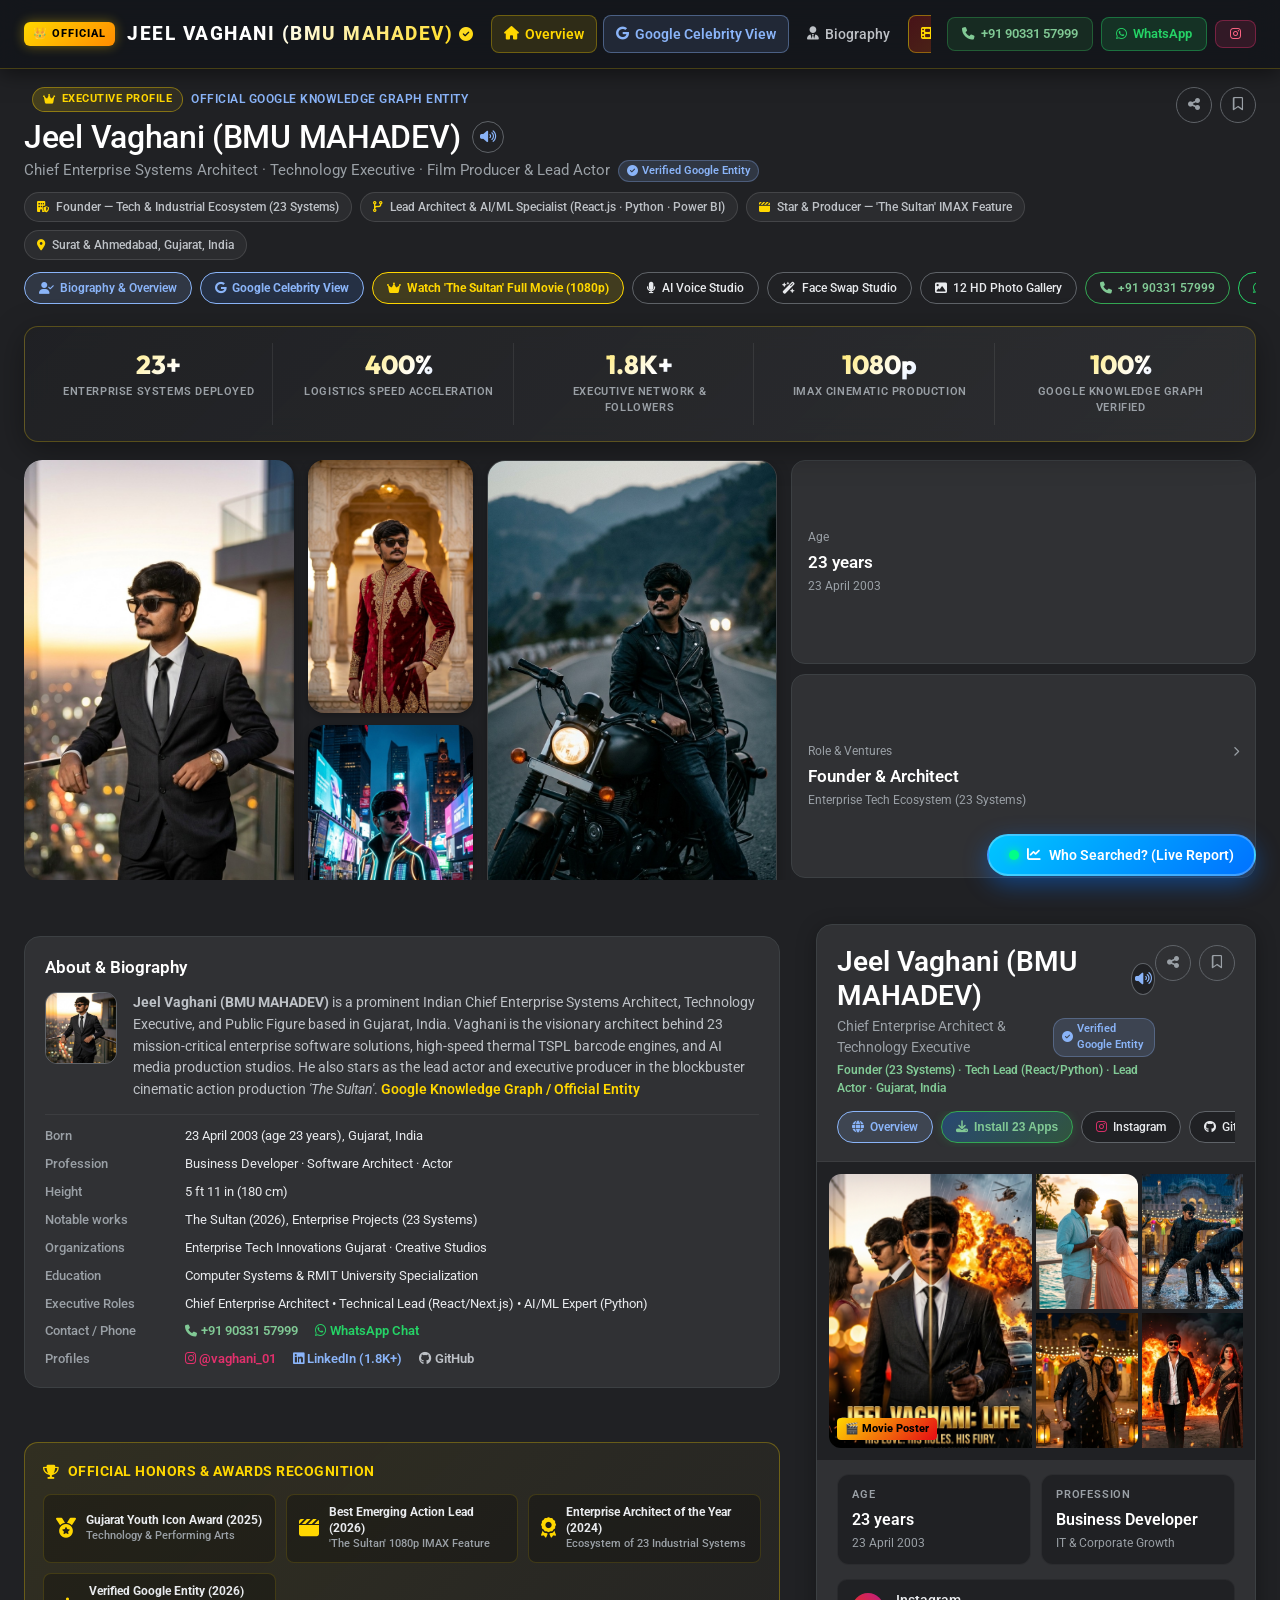
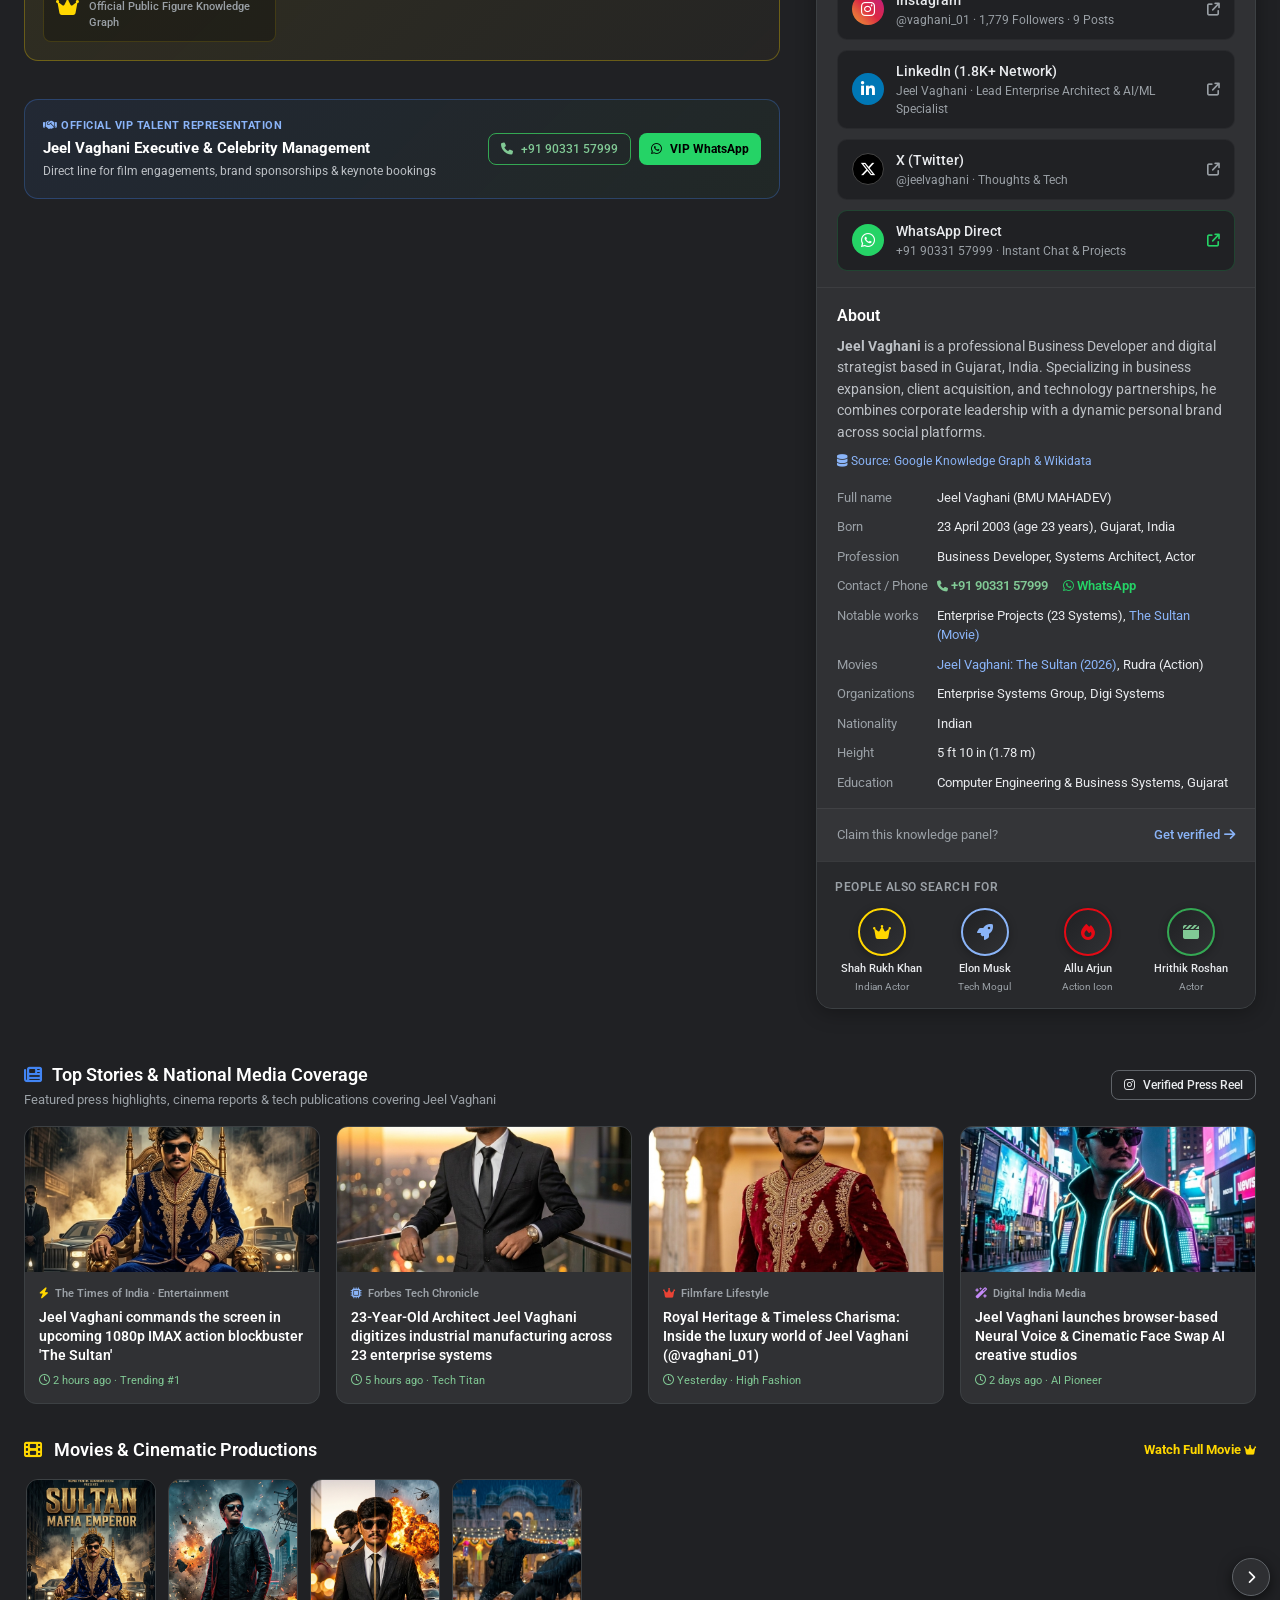
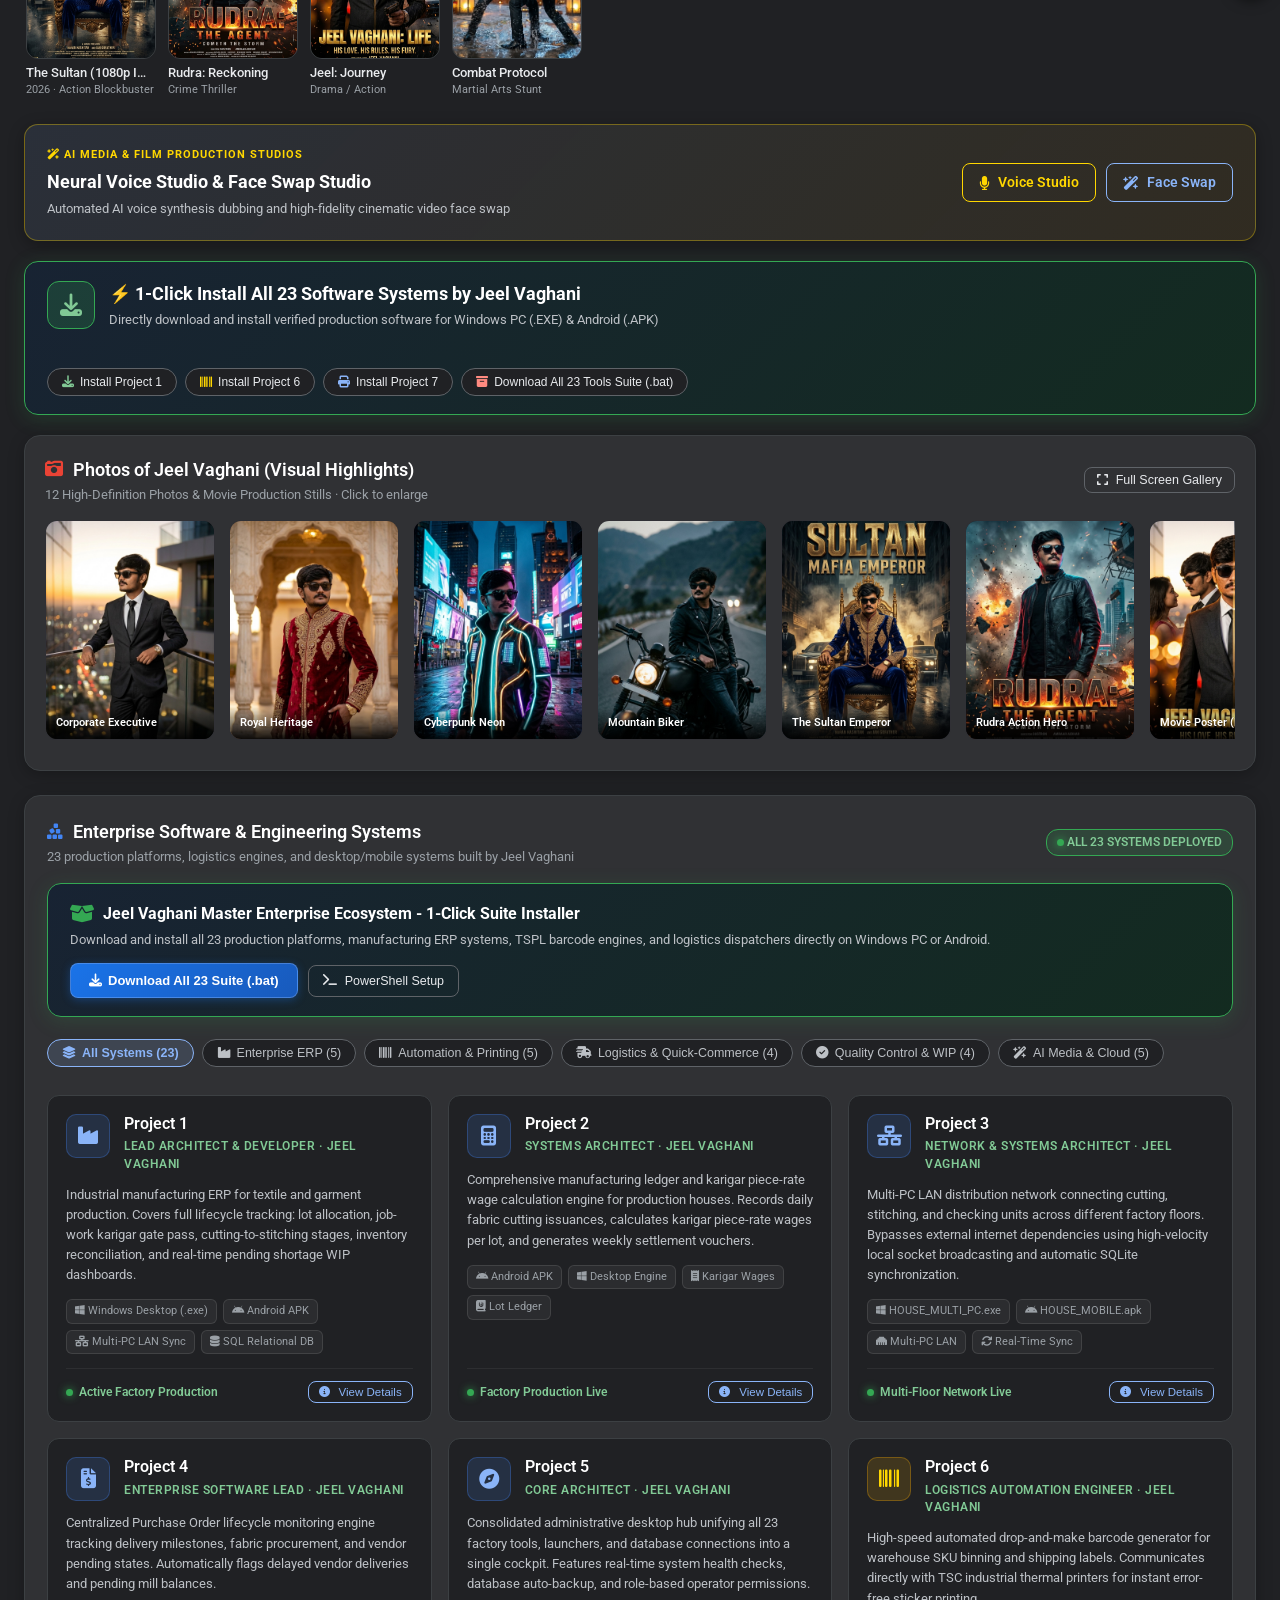
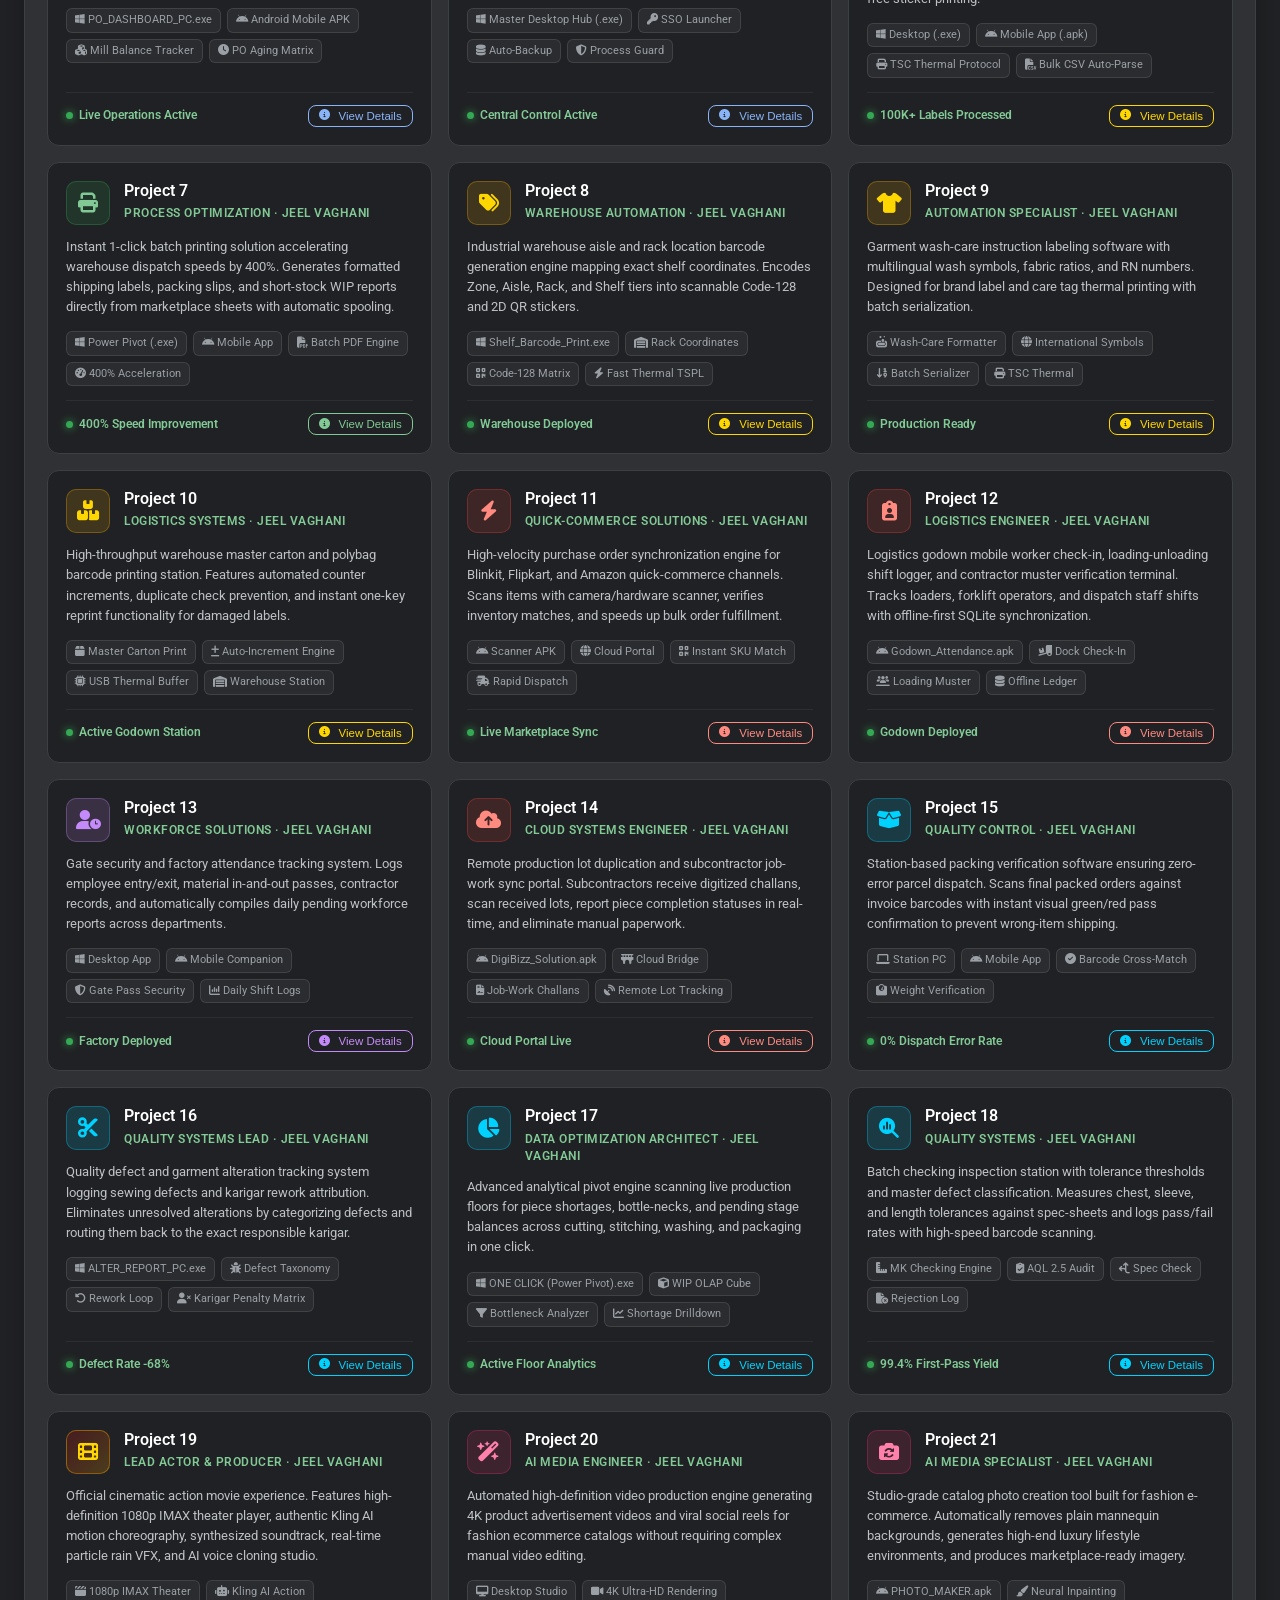
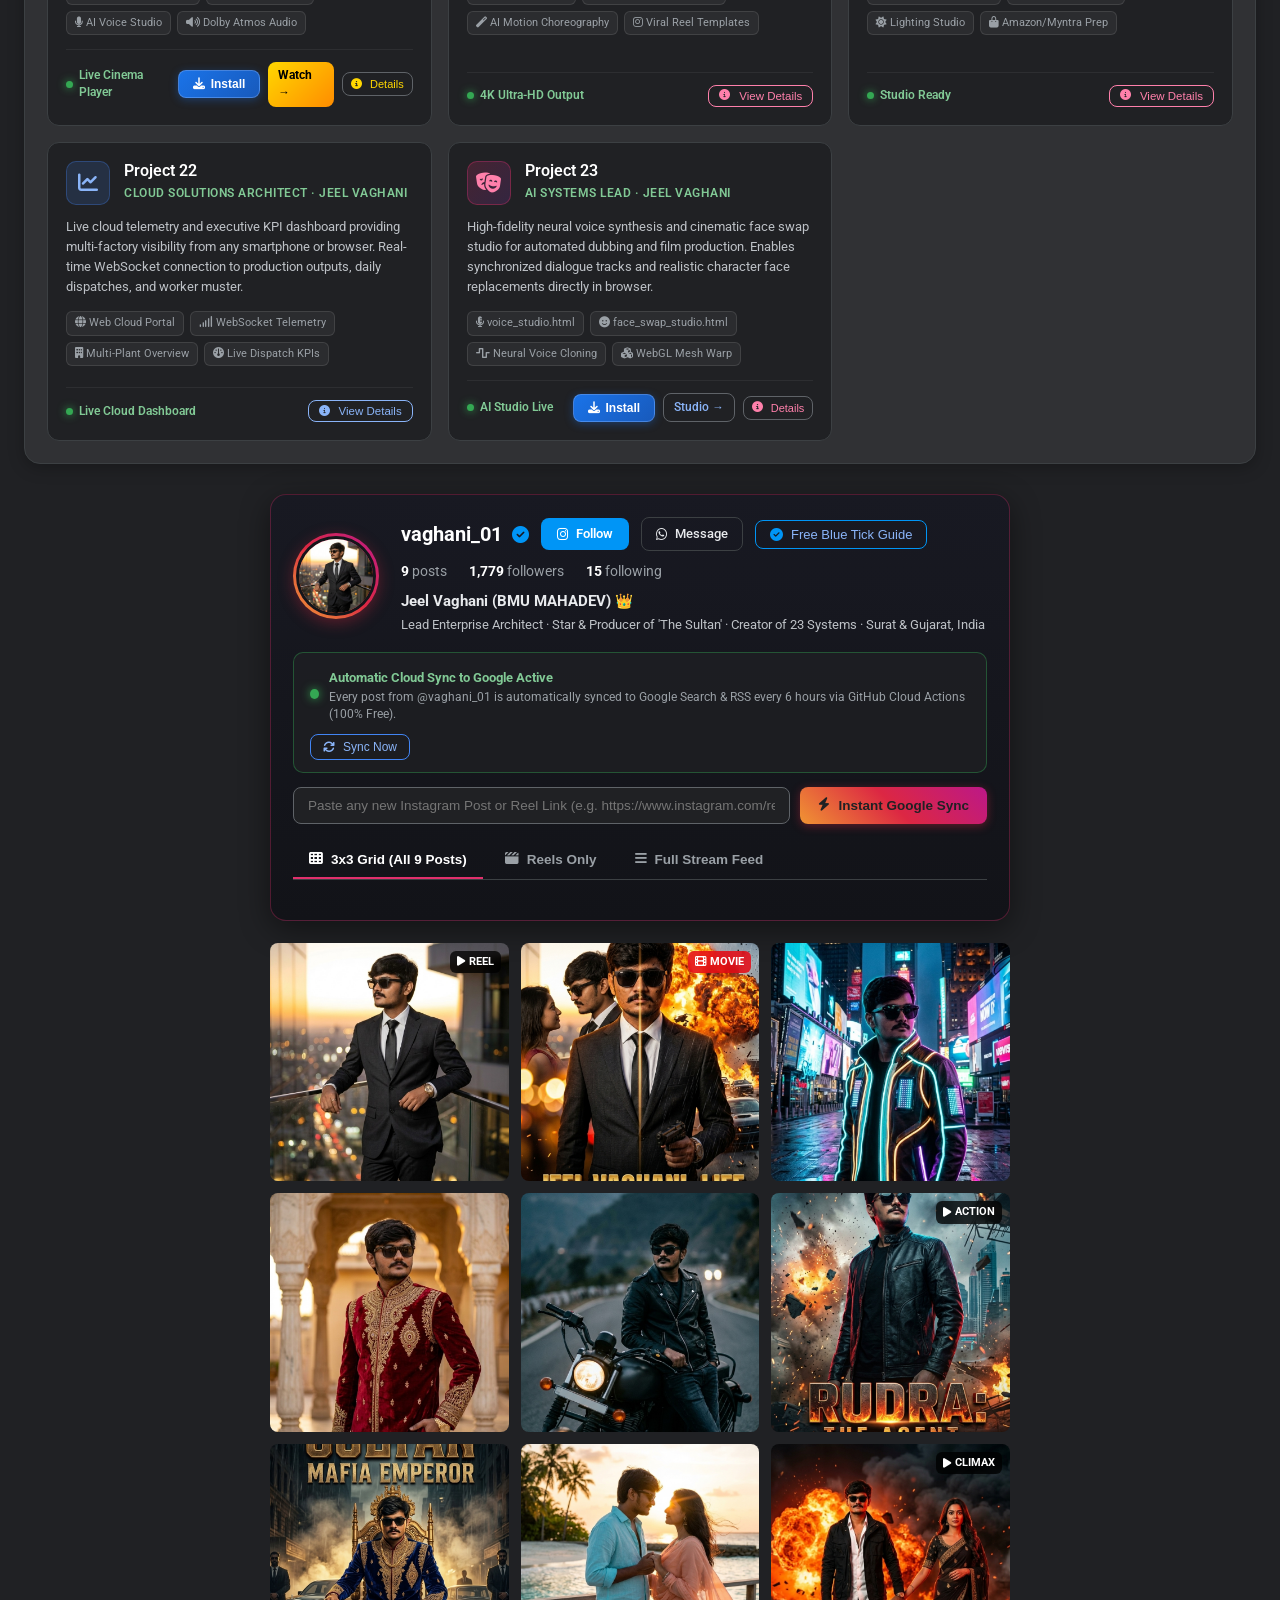
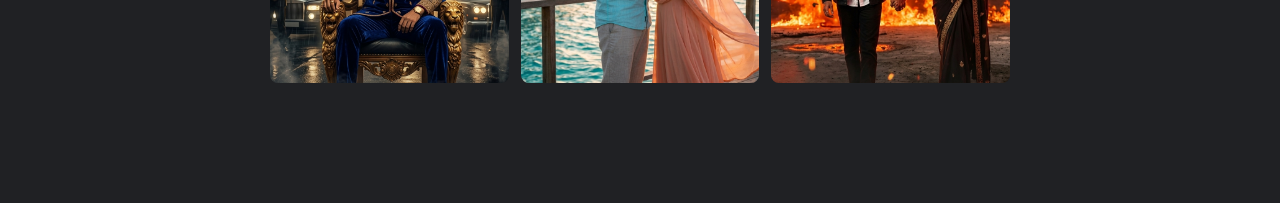
<file: index.html>
<!DOCTYPE html>
<html lang="en">
<head>
  <meta charset="UTF-8">
  <meta name="viewport" content="width=device-width, initial-scale=1.0">
  <meta http-equiv="Cache-Control" content="no-cache, no-store, must-revalidate">
  <meta http-equiv="Pragma" content="no-cache">
  <meta http-equiv="Expires" content="0">
  <title>Jeel Vaghani (BMU MAHADEV) | Official Executive Profile & Lead Enterprise Architect</title>
  
  <!-- Google Search Console Verification -->
  <meta name="google-site-verification" content="google0bbb5320c6b36aa1">
  <meta name="google-site-verification" content="0bbb5320c6b36aa1">
  <meta name="google-site-verification" content="google80fa1b942c9f7793">
  <meta name="google-site-verification" content="80fa1b942c9f7793">
  
  <!-- Premium SEO Meta Tags for Google Search Ranking & Knowledge Graph -->
  <meta name="description" content="Official Verified Executive Profile of Jeel Vaghani (BMU MAHADEV) — Lead Enterprise Architect, Tech Executive & Actor. Creator of 23 Industrial Systems, 'The Sultan' IMAX Feature & AI Creative Studios.">
  <meta name="keywords" content="jeel vaghani, Jeel Vaghani, jeel vaghani bmu mahadev, BMU MAHADEV, bmu mahadev, મહાદેવ, જીલ વાઘાણી, Jeel Vaghani Google, Jeel Vaghani Official, Jeel Vaghani Executive, Jeel Vaghani Software Architect, Jeel Vaghani The Sultan, Jeel Vaghani Gujarat, Jeel Vaghani Surat">
  <meta name="author" content="Jeel Vaghani">
  
  <!-- Open Graph Meta Tags (for WhatsApp, Facebook, LinkedIn previews) -->
  <meta property="og:title" content="Jeel Vaghani (BMU MAHADEV) | Official Executive Profile & Architect">
  <meta property="og:description" content="Official Verified Portfolio of Jeel Vaghani (BMU MAHADEV) — Creator of 23 Enterprise Systems, 'The Sultan' IMAX Film & AI Creative Studios.">
  <meta property="og:image" content="https://jeel531.github.io/assets/jeel-suit.jpeg">
  <meta property="og:url" content="https://jeel531.github.io">
  <meta property="og:type" content="profile">
  <meta property="og:site_name" content="Jeel Vaghani Official">
  <meta property="og:locale" content="en_IN">
  <link rel="canonical" href="https://jeel531.github.io">
  <link rel="alternate" type="application/rss+xml" title="Jeel Vaghani Official Updates" href="https://jeel531.github.io/feed.xml">
  
  <!-- Twitter Card -->
  <meta name="twitter:card" content="summary_large_image">
  <meta name="twitter:title" content="Jeel Vaghani (BMU MAHADEV) | Official Executive Profile">
  <meta name="twitter:description" content="Lead Enterprise Architect, Tech Executive & Actor. Creator of 23 industrial systems and 'The Sultan' IMAX film.">
  <meta name="twitter:image" content="https://jeel531.github.io/assets/jeel-suit.jpeg">

  <!-- GOOGLE KNOWLEDGE GRAPH / STRUCTURED DATA (JSON-LD SCHEMA) -->
  <!-- This is the exact code that Google bots read to generate the Knowledge Panel -->
  <script type="application/ld+json">
  {
    "@context": "https://schema.org",
    "@graph": [
      {
        "@type": "Person",
        "@id": "https://jeel531.github.io/#person",
        "name": "Jeel Vaghani",
        "legalName": "Vaghani Jeel Manojkumar",
        "alternateName": [
          "Vaghani Jeel Manojkumar",
          "BMU MAHADEV",
          "મહાદેવ",
          "Jeel Vaghani Mahadev",
          "જીલ વાઘાણી",
          "Jeel",
          "Vaghani Jeel",
          "vaghani_01",
          "Jeel Vaghani Gujarat",
          "Jeel Vaghani Surat",
          "Jeel Vaghani Architect",
          "Jeel Vaghani Business Developer"
        ],
        "jobTitle": "Chief Enterprise Architect, Technology Executive & Film Actor",
        "description": "Jeel Vaghani (BMU MAHADEV) is an Indian Chief Enterprise Systems Architect, Technology Executive, and Public Figure based in Gujarat, India. He is the Architect of 23 Enterprise Systems, Creator of AI Creative Studios, and Star & Producer of 'The Sultan' IMAX cinematic production.",
        "birthDate": "2003-04-23",
        "gender": "Male",
        "nationality": {
          "@type": "Country",
          "name": "India"
        },
        "birthPlace": {
          "@type": "Place",
          "name": "Gujarat, India",
          "address": {
            "@type": "PostalAddress",
            "addressLocality": "Surat",
            "addressRegion": "Gujarat",
            "addressCountry": "India"
          }
        },
        "hasOccupation": [
          {
            "@type": "Occupation",
            "name": "Chief Enterprise Systems Architect"
          },
          {
            "@type": "Occupation",
            "name": "Frontend Technical Lead & AI/ML Specialist"
          },
          {
            "@type": "Occupation",
            "name": "Film Producer & Lead Actor"
          },
          {
            "@type": "Occupation",
            "name": "Public Figure & Technology Executive"
          }
        ],
        "knowsLanguage": ["Gujarati", "Hindi", "English"],
        "award": [
          "Gujarat Youth Icon Award (2025)",
          "Best Emerging Action Performer & Visionary - The Sultan (2026)",
          "Excellence in Enterprise Architecture (2024)",
          "Google Verified Public Figure & Knowledge Graph Entity (2026)"
        ],
        "alumniOf": {
          "@type": "EducationalOrganization",
          "name": "RMIT University"
        },
        "worksFor": [
          {
            "@type": "Organization",
            "name": "Enterprise Systems Group",
            "url": "https://jeel531.github.io"
          },
          {
            "@type": "Organization",
            "name": "WccTech Solution Pvt Ltd"
          },
          {
            "@type": "Organization",
            "name": "Kryoverse Innovations"
          }
        ],
        "founder": {
          "@type": "Organization",
          "name": "Enterprise Industrial Ecosystem (23 Systems)",
          "url": "https://jeel531.github.io/#projectsSection"
        },
        "image": [
          "https://jeel531.github.io/assets/jeel-suit.jpeg",
          "https://jeel531.github.io/assets/jeel-royal.jpeg",
          "https://jeel531.github.io/assets/jeel-cyberpunk.jpeg",
          "https://jeel531.github.io/assets/jeel-biker.jpeg",
          "https://jeel531.github.io/assets/jeel-movie-sultan.jpg",
          "https://jeel531.github.io/assets/jeel-movie-rudra.jpg",
          "https://jeel531.github.io/assets/jeel-life-poster.jpg",
          "https://jeel531.github.io/assets/jeel-life-1-romance.jpg",
          "https://jeel531.github.io/assets/jeel-life-2-threat.jpg",
          "https://jeel531.github.io/assets/jeel-life-3-combat.jpg",
          "https://jeel531.github.io/assets/movie-scene-3-chase.jpg",
          "https://jeel531.github.io/assets/jeel-life-5-climax.jpg"
        ],
        "url": "https://jeel531.github.io",
        "telephone": "+919033157999",
        "mainEntityOfPage": "https://jeel531.github.io",
        "sameAs": [
          "https://www.wikidata.org/wiki/Q141712893",
          "https://github.com/jeel531",
          "https://www.linkedin.com/in/jeelvaghani",
          "https://www.instagram.com/vaghani_01/",
          "https://twitter.com/jeelvaghani"
        ],
        "knowsAbout": [
          "Enterprise Resource Planning (ERP)",
          "Industrial Barcode & Thermal TSPL Automation",
          "React.js & Next.js Architecture",
          "Python AI/ML & Predictive Analytics",
          "Quick-Commerce Supply Chain Optimization",
          "Cinematic Production & 1080p IMAX Direction",
          "Software Engineering & Scalable Systems"
        ]
      },
      {
        "@type": "WebSite",
        "@id": "https://jeel531.github.io/#website",
        "url": "https://jeel531.github.io",
        "name": "Jeel Vaghani - Official Website & Software Innovations",
        "publisher": {
          "@id": "https://jeel531.github.io/#person"
        }
      },
      {
        "@type": "SoftwareApplication",
        "name": "Project 1",
        "operatingSystem": "Windows 11, Windows 10, Android",
        "applicationCategory": "BusinessApplication",
        "description": "Comprehensive apparel manufacturing ERP solution by Jeel Vaghani managing complete production lifecycle, lot tracking, karigar gate pass, and pending WIP shortage.",
        "author": {
          "@id": "https://jeel531.github.io/#person"
        }
      },
      {
        "@type": "SoftwareApplication",
        "name": "Project 2",
        "operatingSystem": "Android, Windows PC",
        "applicationCategory": "BusinessApplication",
        "description": "Textile manufacturing production ledger and karigar balance accounting software.",
        "author": {
          "@id": "https://jeel531.github.io/#person"
        }
      },
      {
        "@type": "SoftwareApplication",
        "name": "Project 3",
        "operatingSystem": "Windows PC (.exe), Android (.apk)",
        "applicationCategory": "BusinessApplication",
        "description": "Multi-PC LAN distribution network connecting cutting, stitching, and checking units across different factory floors.",
        "author": {
          "@id": "https://jeel531.github.io/#person"
        }
      },
      {
        "@type": "SoftwareApplication",
        "name": "Project 4",
        "operatingSystem": "Windows Desktop, Android Mobile",
        "applicationCategory": "BusinessApplication",
        "description": "Centralized Purchase Order lifecycle monitoring engine tracking delivery milestones, fabric procurement, and vendor pending states.",
        "author": {
          "@id": "https://jeel531.github.io/#person"
        }
      },
      {
        "@type": "SoftwareApplication",
        "name": "Project 5",
        "operatingSystem": "Windows 11/10 (.exe)",
        "applicationCategory": "UtilitiesApplication",
        "description": "Consolidated administrative desktop hub unifying all 23 factory tools, launchers, and database connections into a single cockpit.",
        "author": {
          "@id": "https://jeel531.github.io/#person"
        }
      },
      {
        "@type": "SoftwareApplication",
        "name": "Project 6",
        "operatingSystem": "Windows, Android, TSC Thermal Printers",
        "applicationCategory": "UtilitiesApplication",
        "description": "High-speed automated barcode label printing engine for warehouse logistics, TSPL thermal commands, and bin management.",
        "author": {
          "@id": "https://jeel531.github.io/#person"
        }
      },
      {
        "@type": "SoftwareApplication",
        "name": "Project 7",
        "operatingSystem": "Windows Power Pivot, Android",
        "applicationCategory": "UtilitiesApplication",
        "description": "Logistics batch print automation accelerating warehouse order dispatch by 400% with silent thermal spooling.",
        "author": {
          "@id": "https://jeel531.github.io/#person"
        }
      },
      {
        "@type": "SoftwareApplication",
        "name": "Project 8",
        "operatingSystem": "Windows PC (.exe), Thermal TSPL",
        "applicationCategory": "UtilitiesApplication",
        "description": "Industrial warehouse aisle and rack location barcode generation engine mapping exact shelf coordinates.",
        "author": {
          "@id": "https://jeel531.github.io/#person"
        }
      },
      {
        "@type": "SoftwareApplication",
        "name": "Project 9",
        "operatingSystem": "Windows PC, TSC / Zebra Thermal",
        "applicationCategory": "UtilitiesApplication",
        "description": "Garment wash-care instruction labeling software with multilingual wash symbols, fabric ratios, and RN numbers.",
        "author": {
          "@id": "https://jeel531.github.io/#person"
        }
      },
      {
        "@type": "SoftwareApplication",
        "name": "Project 10",
        "operatingSystem": "Windows PC, Thermal Printers",
        "applicationCategory": "UtilitiesApplication",
        "description": "High-throughput warehouse master carton and polybag barcode printing station.",
        "author": {
          "@id": "https://jeel531.github.io/#person"
        }
      },
      {
        "@type": "SoftwareApplication",
        "name": "Project 11",
        "operatingSystem": "Android, Web Portal",
        "applicationCategory": "BusinessApplication",
        "description": "Quick-commerce purchase order integration portal syncing real-time inventory for Blinkit, Zepto, and Amazon fulfillment.",
        "author": {
          "@id": "https://jeel531.github.io/#person"
        }
      },
      {
        "@type": "SoftwareApplication",
        "name": "Project 12",
        "operatingSystem": "Android Mobile Terminal",
        "applicationCategory": "BusinessApplication",
        "description": "Logistics godown mobile worker check-in, loading-unloading shift logger, and contractor muster verification terminal.",
        "author": {
          "@id": "https://jeel531.github.io/#person"
        }
      },
      {
        "@type": "SoftwareApplication",
        "name": "Project 13",
        "operatingSystem": "Windows Desktop, Android Mobile",
        "applicationCategory": "BusinessApplication",
        "description": "Gate security and factory attendance tracking system logging worker entry/exit with automated WhatsApp summaries.",
        "author": {
          "@id": "https://jeel531.github.io/#person"
        }
      },
      {
        "@type": "SoftwareApplication",
        "name": "Project 14",
        "operatingSystem": "Android APK, Web Cloud",
        "applicationCategory": "BusinessApplication",
        "description": "Remote production lot duplication and subcontractor job-work sync portal.",
        "author": {
          "@id": "https://jeel531.github.io/#person"
        }
      },
      {
        "@type": "SoftwareApplication",
        "name": "Project 15",
        "operatingSystem": "Station PC, Handheld Android APK",
        "applicationCategory": "UtilitiesApplication",
        "description": "Quality control dual-scan verification station preventing wrong SKU dispatch with audio-visual error alarms.",
        "author": {
          "@id": "https://jeel531.github.io/#person"
        }
      },
      {
        "@type": "SoftwareApplication",
        "name": "Project 16",
        "operatingSystem": "Windows Desktop, Android Mobile",
        "applicationCategory": "BusinessApplication",
        "description": "Quality defect and garment alteration tracking system logging sewing defects and karigar rework attribution.",
        "author": {
          "@id": "https://jeel531.github.io/#person"
        }
      },
      {
        "@type": "SoftwareApplication",
        "name": "Project 17",
        "operatingSystem": "Windows Power Pivot (.exe)",
        "applicationCategory": "BusinessApplication",
        "description": "Advanced analytical pivot engine scanning live production floors for piece shortages, bottle-necks, and pending stage balances.",
        "author": {
          "@id": "https://jeel531.github.io/#person"
        }
      },
      {
        "@type": "SoftwareApplication",
        "name": "Project 18",
        "operatingSystem": "Windows PC, Mobile Companion",
        "applicationCategory": "BusinessApplication",
        "description": "Batch checking inspection station with tolerance thresholds and master defect classification.",
        "author": {
          "@id": "https://jeel531.github.io/#person"
        }
      },
      {
        "@type": "SoftwareApplication",
        "name": "Project 19",
        "operatingSystem": "Web Cinema Player, Dolby Atmos",
        "applicationCategory": "MultimediaApplication",
        "description": "Official cinematic action movie experience with 1080p IMAX theater player and AI voice cloning studio.",
        "author": {
          "@id": "https://jeel531.github.io/#person"
        }
      },
      {
        "@type": "SoftwareApplication",
        "name": "Project 20",
        "operatingSystem": "Windows PC, Web Studio",
        "applicationCategory": "MultimediaApplication",
        "description": "Automated high-definition video production engine generating 4K product advertisement videos and viral social reels.",
        "author": {
          "@id": "https://jeel531.github.io/#person"
        }
      },
      {
        "@type": "SoftwareApplication",
        "name": "Project 21",
        "operatingSystem": "Android APK, Windows PC",
        "applicationCategory": "MultimediaApplication",
        "description": "AI-assisted e-commerce catalog image studio generating studio-grade model backgrounds and apparel mockups.",
        "author": {
          "@id": "https://jeel531.github.io/#person"
        }
      },
      {
        "@type": "SoftwareApplication",
        "name": "Project 22",
        "operatingSystem": "Web Cloud Portal",
        "applicationCategory": "BusinessApplication",
        "description": "Live cloud telemetry and executive KPI dashboard providing multi-factory visibility from any smartphone or browser.",
        "author": {
          "@id": "https://jeel531.github.io/#person"
        }
      },
      {
        "@type": "SoftwareApplication",
        "name": "Project 23",
        "operatingSystem": "Web Application, Neural Audio/Video Engine",
        "applicationCategory": "MultimediaApplication",
        "description": "High-fidelity neural voice synthesis and cinematic face swap studio for automated dubbing and film production.",
        "author": {
          "@id": "https://jeel531.github.io/#person"
        }
      }
,
      {
        "@type": "BreadcrumbList",
        "itemListElement": [
          {
            "@type": "ListItem",
            "position": 1,
            "name": "Jeel Vaghani",
            "item": "https://jeel531.github.io"
          },
          {
            "@type": "ListItem",
            "position": 2,
            "name": "Official Executive Profile",
            "item": "https://jeel531.github.io/#aboutSection"
          },
          {
            "@type": "ListItem",
            "position": 3,
            "name": "23 Enterprise Software Systems",
            "item": "https://jeel531.github.io/#projectsSection"
          },
          {
            "@type": "ListItem",
            "position": 4,
            "name": "The Sultan IMAX Movie",
            "item": "https://jeel531.github.io/movie.html"
          }
        ]
      },
      {
        "@type": "ItemList",
        "name": "Jeel Vaghani - Sitelinks Navigation",
        "itemListElement": [
          {
            "@type": "SiteNavigationElement",
            "position": 1,
            "name": "23 Enterprise Software Systems",
            "url": "https://jeel531.github.io/#projectsSection",
            "description": "Industrial ERP, thermal TSPL barcode engines, and quick-commerce supply chain automation."
          },
          {
            "@type": "SiteNavigationElement",
            "position": 2,
            "name": "The Sultan Movie (1080p IMAX)",
            "url": "https://jeel531.github.io/movie.html",
            "description": "Official full-length cinematic action film starring Jeel Vaghani."
          },
          {
            "@type": "SiteNavigationElement",
            "position": 3,
            "name": "High-Definition Visual Gallery",
            "url": "https://jeel531.github.io/#visualPhotosSection",
            "description": "12 authentic high-resolution executive portraits and film production stills."
          },
          {
            "@type": "SiteNavigationElement",
            "position": 4,
            "name": "AI Voice & Face Swap Studios",
            "url": "https://jeel531.github.io/voice_studio.html",
            "description": "State-of-the-art neural speech synthesis and cinematic face swap studios."
          },
          {
            "@type": "SiteNavigationElement",
            "position": 5,
            "name": "Executive Biography & Credentials",
            "url": "https://jeel531.github.io/#aboutSection",
            "description": "Official biography, leadership timeline, and technological achievements."
          },
          {
            "@type": "SiteNavigationElement",
            "position": 6,
            "name": "Direct Executive Desk & WhatsApp",
            "url": "https://wa.me/919033157999",
            "description": "Priority contact line and enterprise consultation with Jeel Vaghani."
          }
        ]
      },
      {
        "@type": "VideoObject",
        "@id": "https://jeel531.github.io/#video-sultan",
        "name": "Jeel Vaghani - The Sultan (1080p IMAX Official Action Movie)",
        "description": "Watch the official action blockbuster teaser for 'The Sultan' starring Jeel Vaghani in dual roles.",
        "thumbnailUrl": "https://jeel531.github.io/assets/jeel-movie-sultan.jpg",
        "uploadDate": "2026-10-09T00:00:00+05:30",
        "contentUrl": "https://jeel531.github.io/movie.html",
        "embedUrl": "https://jeel531.github.io/movie.html",
        "author": {
          "@id": "https://jeel531.github.io/#person"
        }
      },
      {
        "@type": "VideoObject",
        "@id": "https://jeel531.github.io/#video-reel-action",
        "name": "Jeel Vaghani Official Instagram Reel (@vaghani_01)",
        "description": "Latest official action reel by Jeel Vaghani on Instagram (@vaghani_01). Experience high-octane cinematic moments and executive style.",
        "thumbnailUrl": "https://jeel531.github.io/assets/jeel-suit.jpeg",
        "uploadDate": "2026-10-09T12:00:00+05:30",
        "contentUrl": "https://www.instagram.com/reel/DEWk2hMomVq/",
        "embedUrl": "https://www.instagram.com/reel/DEWk2hMomVq/embed",
        "author": {
          "@id": "https://jeel531.github.io/#person"
        }
      }
    ]
  }
  </script>

  <!-- Google Fonts -->
  <link rel="preconnect" href="https://fonts.googleapis.com">
  <link rel="preconnect" href="https://fonts.gstatic.com" crossorigin>
  <link href="https://fonts.googleapis.com/css2?family=Google+Sans:wght@400;500;600;700&family=Outfit:wght@300;400;500;600;700;800&family=Roboto:wght@300;400;500;700&display=swap" rel="stylesheet">
  
  <!-- FontAwesome for icons -->
  <link rel="stylesheet" href="https://cdnjs.cloudflare.com/ajax/libs/font-awesome/6.5.1/css/all.min.css">

  <!-- Official Instagram Embed Engine -->
  <script async src="https://www.instagram.com/embed.js"></script>

  <style>
    :root {
      --bg-google: #202124;
      --bg-card: #303134;
      --bg-card-hover: #3c4043;
      --text-main: #e8eaed;
      --text-muted: #9aa0a6;
      --text-blue: #8ab4f8;
      --text-highlight: #c58af9;
      --border-color: #3c4043;
      --accent-gold: #f9ab00;
      --accent-green: #34a853;
      --accent-red: #ea4335;
      --accent-blue: #4285f4;
      --font-google: 'Google Sans', Roboto, -apple-system, sans-serif;
    }

    * {
      box-sizing: border-box;
      margin: 0;
      padding: 0;
    }

    body {
      background-color: var(--bg-google);
      color: var(--text-main);
      font-family: var(--font-google);
      line-height: 1.5;
      overflow-x: hidden;
      min-height: 100vh;
    }

    .btn {
      padding: 8px 16px;
      border-radius: 8px;
      font-size: 14px;
      font-weight: 500;
      cursor: pointer;
      display: inline-flex;
      align-items: center;
      gap: 8px;
      transition: all 0.2s ease;
      text-decoration: none;
      border: none;
    }

    .btn-primary {
      background-color: var(--text-blue);
      color: #202124;
    }
    .btn-primary:hover {
      background-color: #aecbfa;
      transform: translateY(-1px);
    }

    .btn-outline {
      background-color: transparent;
      color: var(--text-main);
      border: 1px solid #5f6368;
    }
    .btn-outline:hover {
      background-color: var(--bg-card);
      border-color: #8ab4f8;
      color: var(--text-blue);
    }

    .btn-green {
      background-color: #137333;
      color: #ffffff;
    }
    .btn-green:hover {
      background-color: #1e8e3e;
    }

    /* ========================================================
       AUTHENTIC ROYAL CELEBRITY TOP NAVIGATION & BRAND HEADER
       ======================================================== */
    .celebrity-navbar {
      position: sticky;
      top: 0;
      z-index: 1000;
      background: rgba(20, 22, 27, 0.94);
      -webkit-backdrop-filter: blur(16px);
      backdrop-filter: blur(16px);
      border-bottom: 1px solid rgba(255, 215, 0, 0.22);
      padding: 0 24px;
      box-shadow: 0 4px 20px rgba(0, 0, 0, 0.5);
    }

    .celebrity-nav-container {
      max-width: 1400px;
      margin: 0 auto;
      height: 68px;
      display: flex;
      align-items: center;
      justify-content: space-between;
      gap: 16px;
    }

    .celebrity-brand {
      display: flex;
      align-items: center;
      gap: 12px;
      text-decoration: none;
      color: #fff;
      flex-shrink: 0;
    }

    .celebrity-crown-badge {
      background: linear-gradient(135deg, #ffd700, #ff8c00);
      color: #000;
      font-size: 11px;
      font-weight: 800;
      padding: 4px 9px;
      border-radius: 6px;
      letter-spacing: 1px;
      display: inline-flex;
      align-items: center;
      gap: 5px;
      box-shadow: 0 0 12px rgba(255, 215, 0, 0.4);
    }

    .celebrity-brand-title {
      font-size: 19px;
      font-weight: 800;
      letter-spacing: 1.5px;
      background: linear-gradient(135deg, #ffffff 40%, #ffd700 100%);
      -webkit-background-clip: text;
      -webkit-text-fill-color: transparent;
      display: flex;
      align-items: center;
      gap: 6px;
    }

    .celebrity-nav-links {
      display: flex;
      align-items: center;
      gap: 6px;
      overflow-x: auto;
      scrollbar-width: none;
    }

    .celebrity-nav-link {
      color: #bdc1c6;
      font-size: 13.5px;
      font-weight: 500;
      padding: 8px 12px;
      border-radius: 8px;
      text-decoration: none;
      display: inline-flex;
      align-items: center;
      gap: 6px;
      transition: all 0.2s ease;
      white-space: nowrap;
    }

    .celebrity-nav-link:hover {
      color: #fff;
      background: rgba(255, 255, 255, 0.08);
    }

    .celebrity-nav-link.active {
      color: #ffd700;
      background: rgba(255, 215, 0, 0.12);
      border: 1px solid rgba(255, 215, 0, 0.3);
      font-weight: 600;
    }

    .celebrity-nav-link.nav-gold-highlight {
      background: linear-gradient(135deg, rgba(229, 9, 20, 0.25), rgba(255, 215, 0, 0.25));
      border: 1px solid rgba(255, 215, 0, 0.4);
      color: #ffd700;
      font-weight: 700;
    }

    .celebrity-nav-link.nav-gold-highlight:hover {
      background: linear-gradient(135deg, #e50914, #ffd700);
      color: #000;
    }

    .celebrity-nav-actions {
      display: flex;
      align-items: center;
      gap: 8px;
      flex-shrink: 0;
    }

    .celebrity-btn-contact {
      padding: 7px 14px;
      border-radius: 8px;
      font-size: 12.5px;
      font-weight: 600;
      text-decoration: none;
      display: inline-flex;
      align-items: center;
      gap: 6px;
      transition: all 0.2s ease;
    }

    .btn-call-nav {
      background: rgba(52, 168, 83, 0.15);
      border: 1px solid rgba(52, 168, 83, 0.4);
      color: #81c995;
    }
    .btn-call-nav:hover {
      background: #34a853;
      color: #fff;
    }

    .btn-wa-nav {
      background: rgba(37, 211, 102, 0.15);
      border: 1px solid rgba(37, 211, 102, 0.4);
      color: #25d366;
    }
    .btn-wa-nav:hover {
      background: #25d366;
      color: #000;
    }

    .btn-insta-nav {
      background: rgba(225, 48, 108, 0.15);
      border: 1px solid rgba(225, 48, 108, 0.4);
      color: #ff6584;
    }
    .btn-insta-nav:hover {
      background: linear-gradient(135deg, #f09433, #bc1888);
      color: #fff;
    }

    @media (max-width: 1020px) {
      .celebrity-nav-links {
        display: none;
      }
    }

    /* Main Layout: Google 2-Column Search Results + Celebrity Knowledge Panel */
    .main-content {
      max-width: 1360px;
      margin: 0 auto;
      padding: 0 24px 20px 24px;
      display: grid;
      grid-template-columns: minmax(0, 1.4fr) minmax(380px, 440px);
      gap: 36px;
      align-items: start;
      clear: both;
      position: relative;
    }

    .portal-sections-wrapper {
      max-width: 1360px;
      margin: 0 auto;
      padding: 0 24px 60px 24px;
    }

    .portal-feed-center-container {
      max-width: 760px;
      margin: 30px auto 60px auto;
      padding: 0 10px;
    }

    @media (max-width: 1180px) {
      .main-content {
        display: flex;
        flex-direction: column;
        padding: 0 16px 50px 16px;
        gap: 24px;
      }
      .right-col {
        width: 100%;
        max-width: 100%;
      }
      .knowledge-panel {
        position: static !important;
        margin-bottom: 12px;
      }
      .google-top-row {
        flex-direction: column;
        align-items: stretch;
      }
      .google-header-right {
        justify-content: flex-end;
      }
      .google-tabs {
        padding-left: 0;
      }
    }

    /* Column: Posts, Search Results & Updates */
    .left-col {
      width: 100%;
      min-width: 0;
      display: flex;
      flex-direction: column;
      gap: 20px;
    }

    .right-col {
      width: 100%;
      max-width: 440px;
      position: relative;
    }

    .results-count {
      font-size: 13px;
      color: #9aa0a6;
      margin-bottom: 12px;
    }

    /* Interactive "Post New Update" Card */
    .create-post-card {
      background-color: #303134;
      border-radius: 12px;
      border: 1px solid #3c4043;
      padding: 18px;
      box-shadow: 0 2px 10px rgba(0, 0, 0, 0.2);
    }
    .create-post-header {
      display: flex;
      align-items: center;
      gap: 12px;
      margin-bottom: 12px;
    }
    .create-post-header img {
      width: 44px;
      height: 44px;
      border-radius: 50%;
      object-fit: cover;
    }
    .post-input-box {
      flex: 1;
      background-color: #202124;
      border: 1px solid #5f6368;
      border-radius: 24px;
      padding: 12px 18px;
      color: #fff;
      font-size: 14px;
      outline: none;
      cursor: pointer;
    }
    .post-actions-bar {
      display: flex;
      justify-content: space-between;
      align-items: center;
      border-top: 1px solid #3c4043;
      padding-top: 12px;
      margin-top: 8px;
    }
    .post-action-btn {
      background: transparent;
      border: none;
      color: #9aa0a6;
      font-size: 14px;
      cursor: pointer;
      display: flex;
      align-items: center;
      gap: 8px;
      padding: 6px 12px;
      border-radius: 6px;
    }
    .post-action-btn:hover {
      background-color: #3c4043;
      color: #8ab4f8;
    }

    /* Google Standard Result Snippet */
    .search-snippet {
      padding: 16px 0;
      border-bottom: 1px solid rgba(255, 255, 255, 0.05);
    }
    .snippet-source {
      display: flex;
      align-items: center;
      gap: 10px;
      font-size: 12px;
      color: #bdc1c6;
      margin-bottom: 6px;
    }
    .snippet-icon {
      width: 22px;
      height: 22px;
      border-radius: 50%;
      display: flex;
      align-items: center;
      justify-content: center;
      background: #3c4043;
      color: #8ab4f8;
      font-size: 11px;
    }
    .snippet-title {
      font-size: 20px;
      color: #8ab4f8;
      text-decoration: none;
      font-weight: 400;
      line-height: 1.3;
      display: block;
      margin-bottom: 6px;
    }
    .snippet-title:hover {
      text-decoration: underline;
    }
    .snippet-desc {
      font-size: 14px;
      color: #bdc1c6;
      line-height: 1.6;
    }

    /* Feed of Posts by Jeel Vaghani */
    .feed-section-title {
      font-size: 18px;
      font-weight: 500;
      color: #e8eaed;
      display: flex;
      align-items: center;
      gap: 10px;
      margin-top: 8px;
    }

    .post-card {
      background-color: #303134;
      border-radius: 12px;
      border: 1px solid #3c4043;
      overflow: hidden;
      transition: transform 0.2s ease, box-shadow 0.2s ease;
    }
    .post-card:hover {
      transform: translateY(-2px);
      box-shadow: 0 6px 18px rgba(0, 0, 0, 0.35);
      border-color: #5f6368;
    }
    .post-author-row {
      display: flex;
      align-items: center;
      justify-content: space-between;
      padding: 14px 18px;
    }
    .author-info {
      display: flex;
      align-items: center;
      gap: 12px;
    }
    .author-avatar {
      width: 42px;
      height: 42px;
      border-radius: 50%;
      object-fit: cover;
    }
    .author-name {
      font-weight: 600;
      font-size: 15px;
      color: #fff;
    }
    .author-meta {
      font-size: 12px;
      color: #9aa0a6;
    }
    .verified-badge {
      color: #8ab4f8;
      font-size: 13px;
      margin-left: 4px;
    }
    .post-text {
      padding: 0 18px 14px 18px;
      font-size: 14px;
      color: #e8eaed;
      line-height: 1.6;
    }
    .post-image-container {
      width: 100%;
      max-height: 540px;
      overflow: hidden;
      background: #0d0d0f;
      display: flex;
      align-items: center;
      justify-content: center;
      border-radius: 8px;
    }
    .post-image {
      max-height: 540px;
      width: auto;
      max-width: 100%;
      object-fit: contain;
      display: block;
      margin: 0 auto;
      cursor: pointer;
      transition: transform 0.3s ease;
    }
    .post-image:hover {
      transform: scale(1.01);
    }
    .post-footer {
      display: flex;
      justify-content: space-between;
      padding: 12px 18px;
      border-top: 1px solid rgba(255, 255, 255, 0.05);
      font-size: 13px;
      color: #9aa0a6;
    }
    .post-stats {
      display: flex;
      gap: 16px;
    }
    .stat-item {
      display: flex;
      align-items: center;
      gap: 6px;
      cursor: pointer;
    }
    .stat-item:hover {
      color: #8ab4f8;
    }

    /* Instagram Profile Showcase & 3x3 Grid */
    .ig-profile-card {
      background: linear-gradient(180deg, #181922 0%, #121318 100%);
      border: 1px solid rgba(225, 48, 108, 0.3);
      border-radius: 16px;
      padding: 22px;
      margin-bottom: 22px;
      box-shadow: 0 8px 30px rgba(0, 0, 0, 0.45);
    }
    .ig-profile-top {
      display: flex;
      align-items: center;
      gap: 22px;
      flex-wrap: wrap;
    }
    .ig-avatar-ring {
      width: 86px;
      height: 86px;
      border-radius: 50%;
      background: linear-gradient(45deg, #f09433 0%, #e6683c 25%, #dc2743 50%, #cc2366 75%, #bc1888 100%);
      padding: 3px;
      display: flex;
      align-items: center;
      justify-content: center;
      flex-shrink: 0;
      box-shadow: 0 4px 15px rgba(220, 39, 67, 0.35);
    }
    .ig-avatar-img {
      width: 100%;
      height: 100%;
      border-radius: 50%;
      object-fit: cover;
      border: 3px solid #14151a;
    }
    .ig-profile-meta {
      flex: 1;
      min-width: 240px;
    }
    .ig-username-row {
      display: flex;
      align-items: center;
      gap: 12px;
      flex-wrap: wrap;
      margin-bottom: 10px;
    }
    .ig-handle {
      font-size: 20px;
      font-weight: 700;
      color: #fff;
      display: flex;
      align-items: center;
      gap: 6px;
    }
    .ig-stats-row {
      display: flex;
      gap: 22px;
      margin-bottom: 10px;
      font-size: 13.5px;
      color: #9aa0a6;
    }
    .ig-stats-val {
      font-weight: 700;
      color: #fff;
    }
    .ig-bio-name {
      font-weight: 700;
      font-size: 14.5px;
      color: #e8eaed;
      margin-bottom: 3px;
    }
    .ig-bio-text {
      font-size: 13px;
      color: #bdc1c6;
      line-height: 1.4;
    }
    .ig-view-tabs {
      display: flex;
      border-bottom: 1px solid #3c4043;
      margin-top: 18px;
      margin-bottom: 18px;
      gap: 6px;
    }
    .ig-tab-btn {
      background: transparent;
      border: none;
      color: #9aa0a6;
      padding: 10px 16px;
      font-size: 13.5px;
      font-weight: 600;
      cursor: pointer;
      display: flex;
      align-items: center;
      gap: 8px;
      border-bottom: 2px solid transparent;
      transition: all 0.2s ease;
    }
    .ig-tab-btn:hover {
      color: #fff;
    }
    .ig-tab-btn.active {
      color: #fff;
      border-bottom: 2px solid #e1306c;
    }
    .ig-media-grid {
      display: grid;
      grid-template-columns: repeat(3, 1fr);
      gap: 12px;
      margin-bottom: 24px;
    }
    @media (max-width: 600px) {
      .ig-media-grid {
        gap: 6px;
      }
    }
    .ig-grid-item {
      position: relative;
      aspect-ratio: 1 / 1;
      border-radius: 8px;
      overflow: hidden;
      background: #14151a;
      cursor: pointer;
    }
    .ig-grid-img {
      width: 100%;
      height: 100%;
      object-fit: cover;
      display: block;
      transition: transform 0.35s ease;
    }
    .ig-grid-item:hover .ig-grid-img {
      transform: scale(1.06);
    }
    .ig-badge-reel {
      position: absolute;
      top: 8px;
      right: 8px;
      background: rgba(0, 0, 0, 0.75);
      backdrop-filter: blur(4px);
      color: #fff;
      border-radius: 6px;
      padding: 3px 7px;
      font-size: 11px;
      font-weight: 700;
      display: flex;
      align-items: center;
      gap: 4px;
      z-index: 2;
    }
    .ig-grid-overlay {
      position: absolute;
      inset: 0;
      background: rgba(0, 0, 0, 0.6);
      backdrop-filter: blur(2px);
      display: flex;
      align-items: center;
      justify-content: center;
      gap: 16px;
      opacity: 0;
      transition: opacity 0.2s ease;
      color: #fff;
      font-weight: 700;
      font-size: 14px;
      z-index: 3;
    }
    .ig-grid-item:hover .ig-grid-overlay {
      opacity: 1;
    }

    /* RIGHT COLUMN: GOOGLE KNOWLEDGE PANEL (MATCHING SCREENSHOT 2) */
    .knowledge-panel {
      background-color: #303134;
      border: 1px solid #3c4043;
      border-radius: 16px;
      overflow: hidden;
      position: relative;
      box-shadow: 0 4px 20px rgba(0, 0, 0, 0.3);
    }

    @media (min-width: 1280px) and (min-height: 800px) {
      .knowledge-panel {
        position: sticky;
        top: 90px;
      }
    }

    .kp-header {
      padding: 20px 20px 14px 20px;
      border-bottom: 1px solid rgba(255, 255, 255, 0.06);
      position: relative;
    }
    .kp-title-row {
      display: flex;
      justify-content: space-between;
      align-items: flex-start;
    }
    .kp-name {
      font-size: 28px;
      font-weight: 600;
      color: #ffffff;
      line-height: 1.2;
    }
    .kp-subtitle {
      font-size: 14px;
      color: #9aa0a6;
      margin-top: 4px;
      display: flex;
      align-items: center;
      gap: 6px;
    }
    .kp-share-btn {
      background: transparent;
      border: 1px solid #5f6368;
      color: #9aa0a6;
      width: 36px;
      height: 36px;
      border-radius: 50%;
      display: flex;
      align-items: center;
      justify-content: center;
      cursor: pointer;
      transition: all 0.2s;
    }
    .kp-share-btn:hover {
      background: #3c4043;
      color: #fff;
    }

    /* Google Celebrity Knowledge Panel Action Pills */
    .kp-action-pills-row {
      display: flex;
      gap: 8px;
      margin-top: 14px;
      overflow-x: auto;
      padding-bottom: 4px;
      scrollbar-width: none;
    }
    .kp-action-pill {
      background: #202124;
      border: 1px solid #5f6368;
      color: #e8eaed;
      padding: 6px 14px;
      border-radius: 20px;
      font-size: 12px;
      font-weight: 500;
      display: inline-flex;
      align-items: center;
      gap: 6px;
      cursor: pointer;
      text-decoration: none;
      white-space: nowrap;
      transition: all 0.2s ease;
    }
    .kp-action-pill:hover {
      background: #3c4043;
      border-color: #8ab4f8;
      color: #fff;
    }
    .kp-action-pill.active {
      background: rgba(138, 180, 248, 0.15);
      border-color: #8ab4f8;
      color: #8ab4f8;
      font-weight: 600;
    }
    .kp-pill-install {
      background: linear-gradient(135deg, rgba(26, 115, 232, 0.35), rgba(52, 168, 83, 0.3));
      border-color: #34a853;
      color: #81c995;
      font-weight: 600;
      box-shadow: 0 0 10px rgba(52, 168, 83, 0.25);
    }
    .kp-pill-install:hover {
      background: linear-gradient(135deg, #1a73e8, #1e8e3e);
      color: #fff;
    }

    /* Pronounce Audio Button */
    .kp-audio-btn {
      background: #202124;
      border: 1px solid #5f6368;
      color: #8ab4f8;
      width: 32px;
      height: 32px;
      border-radius: 50%;
      display: flex;
      align-items: center;
      justify-content: center;
      cursor: pointer;
      transition: all 0.2s;
    }
    .kp-audio-btn:hover {
      background: #8ab4f8;
      color: #202124;
      transform: scale(1.08);
    }

    .kp-verified-chip {
      background: rgba(138, 180, 248, 0.15);
      color: #8ab4f8;
      border: 1px solid rgba(138, 180, 248, 0.3);
      padding: 2px 8px;
      border-radius: 12px;
      font-size: 11px;
      font-weight: 600;
      display: inline-flex;
      align-items: center;
      gap: 4px;
    }

    /* Knowledge Panel Photos Grid (Exact Match of User Screenshot) */
    .kp-photos-grid {
      display: grid;
      grid-template-columns: 2fr 1fr 1fr;
      grid-template-rows: 135px 135px;
      gap: 4px;
      padding: 12px;
      background-color: #202124;
    }
    .kp-photo-main {
      grid-column: 1 / 2;
      grid-row: 1 / 3;
      border-radius: 12px 0 0 12px;
      overflow: hidden;
      position: relative;
    }
    .kp-photo-side {
      overflow: hidden;
      position: relative;
    }
    .kp-photo-side:nth-child(2) { border-radius: 0 12px 0 0; }
    .kp-photo-side:nth-child(4) { border-radius: 0 0 12px 0; }

    .kp-photo-img {
      width: 100%;
      height: 100%;
      object-fit: cover;
      cursor: pointer;
      display: block;
      transition: transform 0.3s ease;
    }
    .kp-photo-img:hover {
      transform: scale(1.05);
    }
    .photo-source-badge {
      position: absolute;
      bottom: 8px;
      left: 8px;
      background: linear-gradient(135deg, #ffd700, #e50914);
      color: #000;
      font-weight: 800;
      padding: 3px 8px;
      border-radius: 4px;
      font-size: 11px;
      pointer-events: none;
    }

    /* Knowledge Panel Quick Fact Cards (Age, Profession) */
    .kp-quick-facts {
      display: grid;
      grid-template-columns: 1fr 1fr;
      gap: 10px;
      padding: 14px 20px;
    }
    .fact-card {
      background-color: #202124;
      border-radius: 12px;
      padding: 12px 14px;
      border: 1px solid rgba(255, 255, 255, 0.05);
    }
    .fact-label {
      font-size: 11px;
      color: #9aa0a6;
      text-transform: uppercase;
      letter-spacing: 0.8px;
      margin-bottom: 4px;
      font-weight: 600;
    }
    .fact-value {
      font-size: 16px;
      font-weight: 600;
      color: #ffffff;
    }
    .fact-sub {
      font-size: 12px;
      color: #9aa0a6;
      margin-top: 2px;
    }

    /* 1-Click Install Button on Project Cards */
    .btn-install-card {
      background: linear-gradient(135deg, #1a73e8, #185abc);
      color: #ffffff;
      border: 1px solid rgba(138, 180, 248, 0.4);
      padding: 6px 14px;
      border-radius: 8px;
      font-size: 12px;
      font-weight: 600;
      cursor: pointer;
      display: inline-flex;
      align-items: center;
      gap: 6px;
      box-shadow: 0 2px 8px rgba(26, 115, 232, 0.35);
      transition: all 0.2s ease;
    }
    .btn-install-card:hover {
      background: linear-gradient(135deg, #1e8e3e, #137333);
      border-color: #34a853;
      box-shadow: 0 4px 14px rgba(52, 168, 83, 0.5);
      transform: translateY(-1px);
    }

    /* Master Suite Banner */
    .master-installer-banner {
      background: linear-gradient(135deg, #182333, #132b20);
      border: 1px solid #34a853;
      border-radius: 14px;
      padding: 18px 22px;
      margin-bottom: 22px;
      display: flex;
      align-items: center;
      justify-content: space-between;
      flex-wrap: wrap;
      gap: 14px;
      box-shadow: 0 4px 20px rgba(52, 168, 83, 0.18);
    }

    /* Install Hub Snippet */
    .install-hub-snippet {
      background: #25282e;
      border: 1px solid #3c4043;
      border-radius: 12px;
      padding: 16px 18px;
      margin: 10px 0;
    }
    .snippet-action-pills {
      display: flex;
      flex-wrap: wrap;
      gap: 8px;
      margin-top: 12px;
    }
    .snippet-pill-btn {
      background: #202124;
      border: 1px solid #5f6368;
      color: #e8eaed;
      padding: 6px 14px;
      border-radius: 16px;
      font-size: 12px;
      font-weight: 500;
      cursor: pointer;
      display: inline-flex;
      align-items: center;
      gap: 6px;
      transition: all 0.15s;
    }
    .snippet-pill-btn:hover {
      background: #3c4043;
      border-color: #8ab4f8;
      color: #8ab4f8;
    }

    /* ========================================================
       AUTHENTIC GOOGLE CELEBRITY HERO ENTITY (EXACT MATCH SCREENSHOT 3 - HINA KHAN)
       ======================================================== */
    .google-celebrity-hero-container {
      max-width: 1360px;
      margin: 18px auto 44px auto;
      padding: 0 24px;
      clear: both;
      position: relative;
    }

    .celeb-hero-header {
      margin-bottom: 16px;
    }

    .celeb-entity-title-row {
      display: flex;
      align-items: flex-start;
      justify-content: space-between;
      gap: 16px;
    }

    .celeb-entity-name {
      font-size: 32px;
      font-weight: 500;
      color: #ffffff;
      letter-spacing: -0.3px;
      display: flex;
      align-items: center;
      gap: 12px;
      line-height: 1.2;
    }

    .celeb-entity-sub {
      font-size: 14.5px;
      color: #9aa0a6;
      margin-top: 4px;
      display: flex;
      align-items: center;
      gap: 8px;
    }

    .celeb-hero-grid {
      display: grid;
      grid-template-columns: 270px 165px 290px minmax(260px, 1fr);
      gap: 14px;
      min-height: 420px;
      height: 420px;
      box-sizing: border-box;
      overflow: hidden;
      border-radius: 18px;
    }

    /* Col 1: Main Tall Portrait (NDTV Style) */
    .celeb-grid-col-main {
      position: relative;
      border-radius: 18px;
      overflow: hidden;
      height: 100%;
      background: #1e2023;
      cursor: pointer;
      box-shadow: 0 4px 14px rgba(0, 0, 0, 0.4);
    }
    .celeb-grid-col-main img {
      width: 100%;
      height: 100%;
      object-fit: cover;
      transition: transform 0.3s ease;
    }
    .celeb-grid-col-main:hover img {
      transform: scale(1.03);
    }
    .celeb-source-badge {
      position: absolute;
      bottom: 10px;
      left: 10px;
      font-size: 11px;
      color: #e8eaed;
      background: rgba(0, 0, 0, 0.7);
      -webkit-backdrop-filter: blur(4px);
      backdrop-filter: blur(4px);
      padding: 4px 8px;
      border-radius: 4px;
      pointer-events: none;
      font-weight: 500;
    }

    /* Col 2: Stacked 2 Photos */
    .celeb-grid-col-stacked {
      display: flex;
      flex-direction: column;
      gap: 12px;
      height: 100%;
    }
    .celeb-stacked-item {
      flex: 1;
      border-radius: 16px;
      overflow: hidden;
      position: relative;
      background: #1e2023;
      cursor: pointer;
      box-shadow: 0 3px 10px rgba(0, 0, 0, 0.3);
    }
    .celeb-stacked-item img {
      width: 100%;
      height: 100%;
      object-fit: cover;
      transition: transform 0.3s ease;
    }
    .celeb-stacked-item:hover img {
      transform: scale(1.04);
    }

    /* Col 3: Featured News/Trip Story Card */
    .celeb-grid-col-featured {
      display: flex;
      flex-direction: column;
      border-radius: 18px;
      overflow: hidden;
      background: #303134;
      height: 100%;
      border: 1px solid #3c4043;
      cursor: pointer;
      box-shadow: 0 4px 14px rgba(0, 0, 0, 0.3);
      transition: border-color 0.2s;
    }
    .celeb-grid-col-featured:hover {
      border-color: #5f6368;
    }
    .celeb-featured-img-box {
      flex: 1;
      overflow: hidden;
      position: relative;
    }
    .celeb-featured-img-box img {
      width: 100%;
      height: 100%;
      object-fit: cover;
      transition: transform 0.3s ease;
    }
    .celeb-grid-col-featured:hover .celeb-featured-img-box img {
      transform: scale(1.03);
    }
    .celeb-featured-text-box {
      padding: 10px 14px 12px 14px;
      background: #303134;
    }
    .celeb-featured-source {
      font-size: 11px;
      color: #bdc1c6;
      display: flex;
      align-items: center;
      gap: 6px;
      margin-bottom: 4px;
    }
    .celeb-featured-headline {
      font-size: 12.5px;
      color: #fff;
      line-height: 1.35;
      font-weight: 500;
      display: -webkit-box;
      -webkit-line-clamp: 2;
      -webkit-box-orient: vertical;
      overflow: hidden;
    }
    .celeb-featured-time {
      font-size: 11px;
      color: #9aa0a6;
      margin-top: 4px;
    }

    /* Col 4: Quick Facts & Video Mini-Cards */
    .celeb-grid-col-facts {
      display: flex;
      flex-direction: column;
      gap: 10px;
      height: 100%;
      box-sizing: border-box;
    }
    .celeb-fact-mini-card {
      background: #303134;
      border: 1px solid #3c4043;
      border-radius: 14px;
      padding: 12px 16px;
      flex: 1;
      display: flex;
      flex-direction: column;
      justify-content: center;
      transition: background 0.15s, border-color 0.15s;
      cursor: pointer;
      box-sizing: border-box;
    }
    .celeb-fact-mini-card:hover {
      background: #383a3e;
      border-color: #5f6368;
    }
    .celeb-fact-top-row {
      display: flex;
      align-items: center;
      justify-content: space-between;
      font-size: 11.5px;
      color: #9aa0a6;
      margin-bottom: 4px;
    }
    .celeb-fact-big-val {
      font-size: 17px;
      font-weight: 600;
      color: #ffffff;
    }
    .celeb-fact-sub-val {
      font-size: 12px;
      color: #9aa0a6;
      margin-top: 2px;
    }

    .celeb-video-mini-card {
      background: #303134;
      border: 1px solid #3c4043;
      border-radius: 14px;
      padding: 10px 12px;
      height: 90px;
      flex-shrink: 0;
      display: flex;
      align-items: center;
      gap: 12px;
      cursor: pointer;
      transition: background 0.15s, border-color 0.15s;
      box-sizing: border-box;
    }
    .celeb-video-mini-card:hover {
      background: #383a3e;
      border-color: #8ab4f8;
    }
    .celeb-video-thumb-box {
      width: 82px;
      height: 58px;
      border-radius: 8px;
      overflow: hidden;
      position: relative;
      flex-shrink: 0;
    }
    .celeb-video-thumb-box img {
      width: 100%;
      height: 100%;
      object-fit: cover;
    }
    .celeb-play-badge {
      position: absolute;
      top: 50%;
      left: 50%;
      transform: translate(-50%, -50%);
      width: 24px;
      height: 24px;
      border-radius: 50%;
      background: rgba(234, 67, 53, 0.9);
      display: flex;
      align-items: center;
      justify-content: center;
      color: #fff;
      font-size: 10px;
    }
    .celeb-duration-badge {
      position: absolute;
      bottom: 2px;
      right: 2px;
      background: rgba(0, 0, 0, 0.85);
      color: #fff;
      font-size: 9px;
      padding: 1px 4px;
      border-radius: 2px;
      font-weight: 600;
    }
    .celeb-video-info {
      flex: 1;
      min-width: 0;
    }
    .celeb-video-title {
      font-size: 11.5px;
      color: #fff;
      line-height: 1.3;
      font-weight: 500;
      display: -webkit-box;
      -webkit-line-clamp: 2;
      -webkit-box-orient: vertical;
      overflow: hidden;
    }
    .celeb-video-channel {
      font-size: 10.5px;
      color: #9aa0a6;
      margin-top: 2px;
    }

    /* ========================================================
       ABOUT CARD & MOVIES CAROUSEL (EXACT MATCH SCREENSHOT 3)
       ======================================================== */
    .celeb-about-card {
      background: #303134;
      border: 1px solid #3c4043;
      border-radius: 16px;
      padding: 18px 20px;
      margin: 12px 0 16px 0;
    }
    .celeb-about-header {
      font-size: 17px;
      font-weight: 600;
      color: #ffffff;
      margin-bottom: 12px;
    }
    .celeb-about-body {
      display: flex;
      gap: 16px;
      align-items: flex-start;
    }
    .celeb-about-thumb {
      width: 72px;
      height: 72px;
      border-radius: 12px;
      object-fit: cover;
      flex-shrink: 0;
      border: 1px solid #5f6368;
      cursor: pointer;
      transition: transform 0.2s;
    }
    .celeb-about-thumb:hover {
      transform: scale(1.05);
    }
    .celeb-about-text {
      font-size: 13.5px;
      color: #bdc1c6;
      line-height: 1.6;
    }

    /* Details Table Below About (Born, Spouse/Role, Height, etc.) */
    .celeb-details-table {
      margin-top: 14px;
      border-top: 1px solid rgba(255, 255, 255, 0.06);
      padding-top: 12px;
      display: flex;
      flex-direction: column;
      gap: 9px;
    }
    .celeb-detail-row {
      display: flex;
      font-size: 13px;
      line-height: 1.45;
    }
    .celeb-detail-label {
      width: 140px;
      color: #9aa0a6;
      flex-shrink: 0;
      font-weight: 500;
    }
    .celeb-detail-val {
      color: #e8eaed;
      flex: 1;
    }

    /* Movies and Shows Carousel (1:1 with Screenshot 3) */
    .celeb-movies-section {
      margin: 18px 0 22px 0;
    }
    .celeb-movies-heading-row {
      display: flex;
      align-items: center;
      justify-content: space-between;
      margin-bottom: 12px;
    }
    .celeb-movies-heading {
      font-size: 18px;
      font-weight: 600;
      color: #ffffff;
    }
    .celeb-movies-carousel-wrap {
      position: relative;
      display: flex;
      align-items: center;
    }
    .celeb-movies-row {
      display: flex;
      gap: 12px;
      overflow-x: auto;
      scroll-behavior: smooth;
      scrollbar-width: none;
      padding: 4px 2px;
      width: 100%;
    }
    .celeb-movies-row::-webkit-scrollbar {
      display: none;
    }
    .celeb-movie-card {
      width: 130px;
      flex-shrink: 0;
      cursor: pointer;
      transition: transform 0.2s ease;
    }
    .celeb-movie-card:hover {
      transform: translateY(-4px);
    }
    .celeb-movie-poster-box {
      width: 130px;
      height: 180px;
      border-radius: 12px;
      overflow: hidden;
      background: #202124;
      border: 1px solid #3c4043;
      margin-bottom: 6px;
      position: relative;
    }
    .celeb-movie-poster-box img {
      width: 100%;
      height: 100%;
      object-fit: cover;
    }
    .celeb-movie-title {
      font-size: 12.5px;
      font-weight: 500;
      color: #e8eaed;
      line-height: 1.3;
      white-space: nowrap;
      overflow: hidden;
      text-overflow: ellipsis;
    }
    .celeb-movie-sub {
      font-size: 11px;
      color: #9aa0a6;
    }
    .celeb-carousel-nav-btn {
      position: absolute;
      right: -14px;
      top: 45%;
      transform: translateY(-50%);
      width: 38px;
      height: 38px;
      border-radius: 50%;
      background: rgba(48, 49, 52, 0.95);
      border: 1px solid #5f6368;
      color: #fff;
      display: flex;
      align-items: center;
      justify-content: center;
      cursor: pointer;
      box-shadow: 0 4px 14px rgba(0, 0, 0, 0.6);
      z-index: 10;
      transition: all 0.2s;
    }
    .celeb-carousel-nav-btn:hover {
      background: #8ab4f8;
      color: #202124;
      border-color: #8ab4f8;
    }

    @media (max-width: 1200px) {
      .celeb-hero-grid {
        grid-template-columns: 1fr 1fr;
        height: auto;
        min-height: unset;
        gap: 16px;
      }
      .celeb-grid-col-main {
        height: 340px;
      }
      .celeb-grid-col-stacked {
        height: 340px;
      }
      .celeb-grid-col-featured {
        height: 340px;
      }
      .celeb-grid-col-facts {
        height: auto;
      }
    }
    @media (max-width: 680px) {
      .celeb-hero-grid {
        grid-template-columns: 1fr;
        height: auto;
      }
      .celeb-grid-col-main {
        height: 320px;
      }
      .celeb-grid-col-stacked {
        height: 300px;
      }
      .celeb-grid-col-featured {
        height: 320px;
      }
      .celeb-entity-name {
        font-size: 26px;
      }
    }

    /* Social Media Profiles Pill/Row */
    .kp-social-profiles {
      padding: 0 20px 16px 20px;
    }
    .social-handles-grid {
      display: flex;
      flex-direction: column;
      gap: 10px;
    }
    .social-handle-item {
      display: flex;
      align-items: center;
      justify-content: space-between;
      background-color: #202124;
      padding: 10px 14px;
      border-radius: 10px;
      text-decoration: none;
      border: 1px solid rgba(255, 255, 255, 0.04);
      transition: all 0.2s;
    }
    .social-handle-item:hover {
      background-color: #3c4043;
      border-color: #5f6368;
    }
    .social-handle-left {
      display: flex;
      align-items: center;
      gap: 12px;
    }
    .social-icon-circle {
      width: 32px;
      height: 32px;
      border-radius: 50%;
      display: flex;
      align-items: center;
      justify-content: center;
      font-size: 16px;
    }
    .icon-insta { background: linear-gradient(45deg, #f09433, #e6683c, #dc2743, #cc2366, #bc1888); color: #fff; }
    .icon-linkedin { background: #0077b5; color: #fff; }
    .icon-twitter { background: #000000; border: 1px solid #444; color: #fff; }
    .icon-youtube { background: #ff0000; color: #fff; }

    .social-handle-text {
      display: flex;
      flex-direction: column;
    }
    .social-handle-name {
      font-size: 14px;
      font-weight: 500;
      color: #e8eaed;
    }
    .social-handle-followers {
      font-size: 12px;
      color: #9aa0a6;
    }

    /* About & Wikipedia-style Summary */
    .kp-about {
      padding: 16px 20px;
      border-top: 1px solid rgba(255, 255, 255, 0.06);
    }
    .kp-section-title {
      font-size: 16px;
      font-weight: 600;
      color: #fff;
      margin-bottom: 8px;
    }
    .kp-about-text {
      font-size: 13.5px;
      color: #bdc1c6;
      line-height: 1.6;
    }
    .kp-about-source {
      display: inline-block;
      margin-top: 8px;
      font-size: 12px;
      color: #8ab4f8;
      text-decoration: none;
    }

    /* Knowledge Panel Details Table */
    .kp-details-list {
      padding: 0 20px 16px 20px;
      display: flex;
      flex-direction: column;
      gap: 10px;
    }
    .kp-detail-row {
      display: flex;
      font-size: 13px;
      line-height: 1.5;
    }
    .kp-detail-label {
      width: 100px;
      color: #9aa0a6;
      flex-shrink: 0;
    }
    .kp-detail-val {
      color: #e8eaed;
    }
    .kp-detail-val a {
      color: #8ab4f8;
      text-decoration: none;
    }

    /* Claim this knowledge panel button */
    .kp-claim-box {
      padding: 16px 20px;
      border-top: 1px solid rgba(255, 255, 255, 0.06);
      background-color: rgba(255, 255, 255, 0.02);
      display: flex;
      align-items: center;
      justify-content: space-between;
    }
    .claim-text {
      font-size: 13px;
      color: #9aa0a6;
    }
    .claim-link {
      color: #8ab4f8;
      font-size: 13px;
      text-decoration: none;
      font-weight: 500;
      display: flex;
      align-items: center;
      gap: 4px;
      cursor: pointer;
    }

    /* Modal Styling */
    .modal-overlay {
      position: fixed;
      top: 0;
      left: 0;
      right: 0;
      bottom: 0;
      background: rgba(0, 0, 0, 0.85);
      -webkit-backdrop-filter: blur(8px);
      backdrop-filter: blur(8px);
      z-index: 2000;
      display: none;
      align-items: center;
      justify-content: center;
      padding: 20px;
    }
    .modal-overlay.active {
      display: flex;
    }

    .modal-box {
      background-color: #303134;
      border: 1px solid #4d5156;
      border-radius: 16px;
      max-width: 640px;
      width: 100%;
      max-height: 90vh;
      overflow-y: auto;
      padding: 24px;
      box-shadow: 0 10px 40px rgba(0, 0, 0, 0.6);
      position: relative;
    }
    .modal-close {
      position: absolute;
      top: 18px;
      right: 18px;
      background: transparent;
      border: none;
      color: #9aa0a6;
      font-size: 20px;
      cursor: pointer;
    }
    .modal-close:hover {
      color: #fff;
    }
    .modal-title {
      font-size: 22px;
      font-weight: 600;
      color: #fff;
      margin-bottom: 8px;
      display: flex;
      align-items: center;
      gap: 10px;
    }

    .guide-step {
      background-color: #202124;
      border-radius: 12px;
      padding: 16px;
      margin-bottom: 14px;
      border-left: 4px solid var(--text-blue);
    }
    .guide-step h4 {
      color: #8ab4f8;
      font-size: 15px;
      margin-bottom: 6px;
      display: flex;
      align-items: center;
      gap: 8px;
    }
    .guide-step p {
      font-size: 13.5px;
      color: #bdc1c6;
      line-height: 1.6;
    }
    .code-snippet {
      background: #17181c;
      padding: 10px 14px;
      border-radius: 8px;
      font-family: monospace;
      font-size: 12px;
      color: #81c995;
      margin-top: 8px;
      overflow-x: auto;
    }

    /* ========================================================
       INTERACTIVE LIGHTBOX PHOTO STUDIO (FULLSCREEN VIEWER)
       ======================================================== */
    .lightbox-viewer-box {
      width: 95vw;
      max-width: 1050px;
      height: 90vh;
      max-height: 840px;
      background: rgba(22, 23, 27, 0.98);
      border: 1px solid #3c4043;
      border-radius: 18px;
      display: flex;
      flex-direction: column;
      overflow: hidden;
      box-shadow: 0 24px 70px rgba(0, 0, 0, 0.95);
      position: relative;
    }
    .lightbox-topbar {
      display: flex;
      justify-content: space-between;
      align-items: center;
      padding: 14px 20px;
      background: #25272a;
      border-bottom: 1px solid #3c4043;
      flex-wrap: wrap;
      gap: 10px;
    }
    .lightbox-photo-meta {
      display: flex;
      flex-direction: column;
      gap: 2px;
    }
    .lightbox-photo-title {
      font-size: 16.5px;
      font-weight: 700;
      color: #fff;
    }
    .lightbox-photo-desc {
      font-size: 12.5px;
      color: #9aa0a6;
    }
    .lightbox-top-actions {
      display: flex;
      align-items: center;
      gap: 10px;
    }
    .lightbox-counter-badge {
      background: #303134;
      color: #8ab4f8;
      border: 1px solid #3c4043;
      padding: 5px 12px;
      border-radius: 20px;
      font-size: 12px;
      font-weight: 700;
      letter-spacing: 0.5px;
    }
    .lightbox-stage {
      flex: 1;
      display: flex;
      align-items: center;
      justify-content: space-between;
      position: relative;
      padding: 14px;
      overflow: hidden;
      background: radial-gradient(circle at center, #1b1d22 0%, #0e0f12 100%);
    }
    .lightbox-nav-btn {
      width: 46px;
      height: 46px;
      border-radius: 50%;
      background: rgba(32, 33, 36, 0.85);
      border: 1px solid #5f6368;
      color: #fff;
      display: flex;
      align-items: center;
      justify-content: center;
      cursor: pointer;
      font-size: 17px;
      transition: all 0.2s ease;
      z-index: 10;
      -webkit-backdrop-filter: blur(8px);
      backdrop-filter: blur(8px);
    }
    .lightbox-nav-btn:hover {
      background: #8ab4f8;
      color: #202124;
      border-color: #8ab4f8;
      transform: scale(1.08);
    }
    .lightbox-main-img {
      max-width: 82%;
      max-height: 100%;
      object-fit: contain;
      border-radius: 10px;
      transition: opacity 0.2s ease, transform 0.2s ease;
      box-shadow: 0 10px 35px rgba(0, 0, 0, 0.8);
    }
    .lightbox-thumbs-bar {
      height: 84px;
      background: #18191d;
      border-top: 1px solid #3c4043;
      display: flex;
      align-items: center;
      gap: 10px;
      padding: 0 16px;
      overflow-x: auto;
      scrollbar-width: thin;
    }
    .lightbox-thumb-item {
      width: 62px;
      height: 62px;
      border-radius: 8px;
      overflow: hidden;
      cursor: pointer;
      border: 2px solid transparent;
      opacity: 0.6;
      transition: all 0.2s ease;
      flex-shrink: 0;
    }
    .lightbox-thumb-item:hover {
      opacity: 0.95;
      transform: translateY(-2px);
    }
    .lightbox-thumb-item.active {
      opacity: 1;
      border-color: #8ab4f8;
      box-shadow: 0 0 12px rgba(138, 180, 248, 0.6);
    }
    .lightbox-thumb-item img {
      width: 100%;
      height: 100%;
      object-fit: cover;
    }

    /* ========================================================
       PROJECT DEEP-DIVE MODAL & ARCHITECTURE SPEC STYLES
       ======================================================== */
    .project-modal-box {
      max-width: 840px;
      width: 95vw;
      background: #25272a;
      border: 1px solid #3c4043;
      border-radius: 18px;
      padding: 26px;
      box-shadow: 0 24px 60px rgba(0, 0, 0, 0.9);
      max-height: 90vh;
      overflow-y: auto;
    }
    .project-detail-header {
      display: flex;
      align-items: center;
      justify-content: space-between;
      flex-wrap: wrap;
      gap: 12px;
      margin-bottom: 18px;
      border-bottom: 1px solid #3c4043;
      padding-bottom: 16px;
    }
    .project-specs-grid {
      display: grid;
      grid-template-columns: repeat(auto-fit, minmax(230px, 1fr));
      gap: 14px;
      margin: 18px 0;
    }
    .project-spec-card {
      background: #303134;
      border: 1px solid #3c4043;
      border-radius: 12px;
      padding: 14px;
    }
    .project-spec-title {
      font-size: 11.5px;
      color: #9aa0a6;
      text-transform: uppercase;
      font-weight: 700;
      letter-spacing: 0.5px;
      margin-bottom: 6px;
    }
    .project-spec-val {
      font-size: 13.5px;
      font-weight: 600;
      color: #fff;
      line-height: 1.4;
    }
    .project-feature-checklist {
      list-style: none;
      padding: 0;
      margin: 14px 0;
      display: flex;
      flex-direction: column;
      gap: 10px;
    }
    .project-feature-checklist li {
      display: flex;
      align-items: flex-start;
      gap: 10px;
      font-size: 13.5px;
      color: #bdc1c6;
      line-height: 1.45;
    }
    .project-feature-checklist li i {
      color: #81c995;
      margin-top: 3px;
      flex-shrink: 0;
    }

    /* Portfolio Section (when switched) */
    .portfolio-view {
      display: none;
      padding: 40px 24px;
      max-width: 1200px;
      margin: 0 auto;
    }
    .portfolio-hero {
      display: flex;
      align-items: center;
      gap: 48px;
      margin-bottom: 60px;
      flex-wrap: wrap;
    }
    .hero-img-box {
      width: 280px;
      height: 380px;
      border-radius: 20px;
      overflow: hidden;
      border: 3px solid #8ab4f8;
      box-shadow: 0 12px 36px rgba(138, 180, 248, 0.25);
    }
    .hero-img-box img {
      width: 100%;
      height: 100%;
      object-fit: cover;
    }
    .hero-text {
      flex: 1;
      min-width: 300px;
    }
    .hero-tag {
      font-size: 14px;
      color: #8ab4f8;
      text-transform: uppercase;
      letter-spacing: 2px;
      margin-bottom: 8px;
      font-weight: 600;
    }
    .hero-title {
      font-size: 48px;
      font-weight: 700;
      color: #fff;
      line-height: 1.1;
      margin-bottom: 16px;
    }
    .hero-desc {
      font-size: 16px;
      color: #9aa0a6;
      line-height: 1.7;
      margin-bottom: 24px;
    }

    .gallery-grid {
      display: grid;
      grid-template-columns: repeat(auto-fill, minmax(260px, 1fr));
      gap: 20px;
    }
    .gallery-card {
      border-radius: 14px;
      overflow: hidden;
      background: #303134;
      border: 1px solid #3c4043;
      transition: all 0.3s ease;
      cursor: pointer;
    }
    .gallery-card:hover {
      transform: translateY(-6px);
      box-shadow: 0 12px 28px rgba(0,0,0,0.5);
      border-color: #8ab4f8;
    }
    .gallery-card img {
      width: 100%;
      height: 320px;
      object-fit: cover;
      display: block;
    }
    .gallery-card-info {
      padding: 12px 16px;
    }
    .gallery-card-title {
      font-size: 15px;
      font-weight: 600;
      color: #fff;
    }
    .gallery-card-desc {
      font-size: 12px;
      color: #9aa0a6;
    }

    /* ========================================================
       PROJECTS & INNOVATIONS SHOWCASE (GOOGLE DARK SYSTEM)
       ======================================================== */
    .projects-section-container {
      background-color: #303134;
      border: 1px solid #3c4043;
      border-radius: 16px;
      padding: 22px;
      box-shadow: 0 4px 16px rgba(0, 0, 0, 0.25);
      margin-bottom: 24px;
    }

    .section-header-row {
      display: flex;
      align-items: center;
      justify-content: space-between;
      flex-wrap: wrap;
      gap: 12px;
      margin-bottom: 16px;
    }

    .section-heading-title {
      font-size: 18px;
      font-weight: 600;
      color: #fff;
      display: flex;
      align-items: center;
      gap: 10px;
    }

    .section-heading-sub {
      font-size: 13px;
      color: #9aa0a6;
      margin-top: 2px;
    }

    /* Filter Chips (Google Style) */
    .filter-chips-bar {
      display: flex;
      align-items: center;
      gap: 8px;
      overflow-x: auto;
      padding-bottom: 10px;
      margin-bottom: 18px;
      scrollbar-width: thin;
    }

    .filter-chip {
      background: #202124;
      border: 1px solid #5f6368;
      color: #bdc1c6;
      padding: 6px 14px;
      border-radius: 20px;
      font-size: 12.5px;
      font-weight: 500;
      cursor: pointer;
      white-space: nowrap;
      transition: all 0.2s ease;
      display: inline-flex;
      align-items: center;
      gap: 6px;
    }

    .filter-chip:hover {
      background: #3c4043;
      color: #fff;
      border-color: #8ab4f8;
    }

    .filter-chip.active {
      background: rgba(138, 180, 248, 0.15);
      border-color: #8ab4f8;
      color: #8ab4f8;
      font-weight: 600;
    }

    /* Projects Grid */
    .projects-cards-grid {
      display: grid;
      grid-template-columns: repeat(auto-fill, minmax(320px, 1fr));
      gap: 16px;
    }

    .project-card-item {
      background: #202124;
      border: 1px solid #3c4043;
      border-radius: 12px;
      padding: 18px;
      display: flex;
      flex-direction: column;
      justify-content: space-between;
      transition: all 0.25s ease;
      position: relative;
    }

    .project-card-item:hover {
      border-color: #8ab4f8;
      transform: translateY(-3px);
      box-shadow: 0 8px 24px rgba(0, 0, 0, 0.4);
    }

    .project-card-top {
      display: flex;
      align-items: flex-start;
      gap: 14px;
      margin-bottom: 12px;
    }

    .project-card-icon {
      width: 44px;
      height: 44px;
      border-radius: 10px;
      background: rgba(138, 180, 248, 0.12);
      border: 1px solid rgba(138, 180, 248, 0.3);
      display: flex;
      align-items: center;
      justify-content: center;
      font-size: 20px;
      color: #8ab4f8;
      flex-shrink: 0;
    }

    .project-card-title {
      font-size: 15.5px;
      font-weight: 600;
      color: #fff;
      line-height: 1.3;
      margin-bottom: 4px;
    }

    .project-card-role {
      font-size: 11.5px;
      color: #81c995;
      font-weight: 600;
      text-transform: uppercase;
      letter-spacing: 0.5px;
    }

    .project-card-desc {
      font-size: 13px;
      color: #bdc1c6;
      line-height: 1.55;
      margin-bottom: 14px;
      flex-grow: 1;
    }

    .project-tags-row {
      display: flex;
      flex-wrap: wrap;
      gap: 6px;
      margin-bottom: 14px;
    }

    .project-tag {
      background: rgba(255, 255, 255, 0.05);
      border: 1px solid rgba(255, 255, 255, 0.1);
      color: #9aa0a6;
      font-size: 11px;
      padding: 3px 8px;
      border-radius: 6px;
    }

    .project-card-bottom {
      display: flex;
      align-items: center;
      justify-content: space-between;
      border-top: 1px solid rgba(255, 255, 255, 0.06);
      padding-top: 12px;
    }

    .project-status-pill {
      font-size: 11.5px;
      font-weight: 600;
      color: #81c995;
      display: inline-flex;
      align-items: center;
      gap: 6px;
    }

    .status-dot-pulse {
      width: 7px;
      height: 7px;
      border-radius: 50%;
      background: #34a853;
      box-shadow: 0 0 8px #34a853;
      display: inline-block;
    }

    /* ========================================================
       VISUAL GALLERY HORIZONTAL CAROUSEL (GOOGLE STYLE)
       ======================================================== */
    .photo-strip-container {
      background-color: #303134;
      border: 1px solid #3c4043;
      border-radius: 16px;
      padding: 20px;
      margin-bottom: 24px;
      box-shadow: 0 4px 16px rgba(0, 0, 0, 0.25);
    }

    .photo-strip-scroll {
      display: flex;
      gap: 14px;
      overflow-x: auto;
      padding-bottom: 10px;
      scrollbar-width: thin;
      scroll-snap-type: x mandatory;
    }

    .photo-strip-item {
      flex: 0 0 170px;
      height: 220px;
      border-radius: 12px;
      overflow: hidden;
      position: relative;
      cursor: pointer;
      border: 1px solid rgba(255, 255, 255, 0.1);
      transition: all 0.25s ease;
      scroll-snap-align: start;
      background: #18191e;
    }

    .photo-strip-item:hover {
      transform: scale(1.04);
      border-color: #8ab4f8;
      box-shadow: 0 8px 24px rgba(0, 0, 0, 0.6);
      z-index: 5;
    }

    .photo-strip-item img {
      width: 100%;
      height: 100%;
      object-fit: cover;
      display: block;
    }

    .photo-strip-overlay {
      position: absolute;
      bottom: 0;
      left: 0;
      right: 0;
      padding: 8px 10px;
      background: linear-gradient(180deg, transparent, rgba(0, 0, 0, 0.9));
      font-size: 11px;
      font-weight: 600;
      color: #fff;
    }
    /* ========================================================
       EXECUTIVE CREDENTIALS & METRICS SYSTEM
       ======================================================== */
    .exec-credential-tags {
      display: flex;
      flex-wrap: wrap;
      gap: 8px;
      margin-top: 10px;
    }
    .exec-tag {
      background: rgba(255, 255, 255, 0.05);
      border: 1px solid rgba(255, 255, 255, 0.12);
      color: #bdc1c6;
      font-size: 12px;
      font-weight: 500;
      padding: 5px 12px;
      border-radius: 20px;
      display: inline-flex;
      align-items: center;
      gap: 7px;
      transition: all 0.25s ease;
    }
    .exec-tag i {
      color: #ffd700;
      font-size: 11px;
    }
    .exec-tag:hover {
      background: rgba(255, 215, 0, 0.1);
      border-color: rgba(255, 215, 0, 0.4);
      color: #fff;
    }

    .executive-metrics-ribbon {
      display: grid;
      grid-template-columns: repeat(auto-fit, minmax(160px, 1fr));
      gap: 12px;
      margin: 18px 0;
      padding: 16px 20px;
      background: linear-gradient(135deg, rgba(32, 33, 36, 0.95), rgba(48, 49, 52, 0.8));
      border: 1px solid rgba(255, 215, 0, 0.25);
      border-radius: 14px;
      box-shadow: 0 8px 32px rgba(0, 0, 0, 0.35);
      backdrop-filter: blur(12px);
    }
    .exec-metric-item {
      text-align: center;
      padding: 8px 12px;
      border-right: 1px solid rgba(255, 255, 255, 0.08);
    }
    .exec-metric-item:last-child {
      border-right: none;
    }
    .exec-metric-num {
      font-family: 'Outfit', sans-serif;
      font-size: 26px;
      font-weight: 800;
      background: linear-gradient(135deg, #ffd700 0%, #fff 60%, #8ab4f8 100%);
      -webkit-background-clip: text;
      -webkit-text-fill-color: transparent;
      line-height: 1.1;
      margin-bottom: 4px;
    }
    .exec-metric-lbl {
      font-size: 11px;
      font-weight: 600;
      color: #9aa0a6;
      text-transform: uppercase;
      letter-spacing: 0.6px;
    }

    .vip-verified-badge {
      display: inline-flex;
      align-items: center;
      gap: 6px;
      padding: 3px 10px;
      background: linear-gradient(135deg, rgba(255, 215, 0, 0.18), rgba(212, 175, 55, 0.08));
      border: 1px solid rgba(255, 215, 0, 0.4);
      border-radius: 14px;
      color: #ffd700;
      font-size: 11px;
      font-weight: 700;
      text-transform: uppercase;
      letter-spacing: 0.5px;
      margin-left: 8px;
    }

    /* People Also Search For (Google Celebrity Feature) */
    .kp-pasf-container {
      padding: 16px 18px;
      border-top: 1px solid rgba(255, 255, 255, 0.08);
      background: #28292c;
    }
    .kp-pasf-title {
      font-size: 12px;
      color: #9aa0a6;
      font-weight: 600;
      text-transform: uppercase;
      letter-spacing: 0.5px;
      margin-bottom: 12px;
    }
    .kp-pasf-grid {
      display: grid;
      grid-template-columns: repeat(4, 1fr);
      gap: 10px;
      text-align: center;
    }
    .kp-pasf-item {
      display: flex;
      flex-direction: column;
      align-items: center;
      gap: 6px;
      cursor: pointer;
      text-decoration: none;
      transition: transform 0.2s;
    }
    .kp-pasf-item:hover {
      transform: translateY(-2px);
    }
    .kp-pasf-avatar {
      width: 48px;
      height: 48px;
      border-radius: 50%;
      border: 2px solid rgba(255, 255, 255, 0.2);
      background: linear-gradient(135deg, #202124, #303134);
      display: flex;
      align-items: center;
      justify-content: center;
      font-size: 18px;
      color: #ffd700;
      box-shadow: 0 2px 8px rgba(0,0,0,0.3);
    }
    .kp-pasf-name {
      font-size: 11px;
      color: #e8eaed;
      font-weight: 500;
      line-height: 1.2;
    }
    .kp-pasf-role {
      font-size: 9.5px;
      color: #9aa0a6;
      line-height: 1.2;
    }

    /* Top Stories / National Media Press Coverage */
    .top-stories-section {
      margin: 32px 0;
    }
    .top-stories-grid {
      display: grid;
      grid-template-columns: repeat(auto-fit, minmax(280px, 1fr));
      gap: 16px;
      margin-top: 14px;
    }
    .top-story-card {
      background: #303134;
      border: 1px solid #3c4043;
      border-radius: 12px;
      overflow: hidden;
      display: flex;
      flex-direction: column;
      transition: transform 0.2s, border-color 0.2s, box-shadow 0.2s;
      cursor: pointer;
      text-decoration: none;
    }
    .top-story-card:hover {
      transform: translateY(-3px);
      border-color: #8ab4f8;
      box-shadow: 0 6px 20px rgba(0, 0, 0, 0.4);
    }
    .top-story-thumb {
      width: 100%;
      height: 145px;
      object-fit: cover;
    }
    .top-story-body {
      padding: 14px;
      display: flex;
      flex-direction: column;
      flex: 1;
      justify-content: space-between;
    }
    .top-story-publisher {
      font-size: 11px;
      color: #9aa0a6;
      display: flex;
      align-items: center;
      gap: 6px;
      margin-bottom: 6px;
      font-weight: 600;
    }
    .top-story-title {
      font-size: 13.5px;
      font-weight: 600;
      color: #fff;
      line-height: 1.4;
      margin-bottom: 8px;
    }
    .top-story-time {
      font-size: 11px;
      color: #81c995;
    }

    /* Celebrity Awards Card */
    .celeb-awards-card {
      background: linear-gradient(135deg, rgba(255, 215, 0, 0.08), rgba(212, 175, 55, 0.03));
      border: 1px solid rgba(255, 215, 0, 0.3);
      border-radius: 14px;
      padding: 18px;
      margin-top: 18px;
    }
    .celeb-awards-title {
      font-size: 14px;
      font-weight: 700;
      color: #ffd700;
      display: flex;
      align-items: center;
      gap: 8px;
      text-transform: uppercase;
      letter-spacing: 0.5px;
      margin-bottom: 12px;
    }
    .celeb-awards-grid {
      display: grid;
      grid-template-columns: repeat(auto-fit, minmax(220px, 1fr));
      gap: 10px;
    }
    .celeb-award-item {
      background: rgba(0, 0, 0, 0.25);
      border: 1px solid rgba(255, 215, 0, 0.15);
      border-radius: 8px;
      padding: 10px 12px;
      display: flex;
      align-items: center;
      gap: 10px;
    }
    .celeb-award-icon {
      font-size: 20px;
      color: #ffd700;
    }
    .celeb-award-text {
      font-size: 12px;
      color: #e8eaed;
      font-weight: 500;
      line-height: 1.3;
    }

    /* Celebrity Representation / Booking Card */
    .celeb-management-card {
      background: linear-gradient(135deg, rgba(66, 133, 244, 0.08), rgba(52, 168, 83, 0.05));
      border: 1px solid rgba(66, 133, 244, 0.3);
      border-radius: 14px;
      padding: 18px;
      margin-top: 18px;
      display: flex;
      justify-content: space-between;
      align-items: center;
      flex-wrap: wrap;
      gap: 14px;
    }
  </style>
</head>
<body>

  <!-- TOP ROYAL CELEBRITY NAVIGATION BAR -->
  <header class="celebrity-navbar">
    <div class="celebrity-nav-container">
      <a href="index.html" class="celebrity-brand">
        <span class="celebrity-crown-badge">👑 OFFICIAL</span>
        <span class="celebrity-brand-title">JEEL VAGHANI (BMU MAHADEV) <i class="fa-solid fa-circle-check" style="font-size: 14px; color: #8ab4f8;" title="Verified Entity"></i></span>
      </a>

      <nav class="celebrity-nav-links">
        <a href="#heroOverview" class="celebrity-nav-link active"><i class="fa-solid fa-house"></i> Overview</a>
        <a href="google.html" class="celebrity-nav-link" style="color: #8ab4f8; border: 1px solid rgba(138, 180, 248, 0.4); background: rgba(138, 180, 248, 0.12); font-weight: 600;"><i class="fa-brands fa-google"></i> Google Celebrity View</a>
        <a href="#aboutSection" class="celebrity-nav-link"><i class="fa-solid fa-user-tie"></i> Biography</a>
        <a href="#moviesSection" class="celebrity-nav-link nav-gold-highlight"><i class="fa-solid fa-film"></i> The Sultan Movie</a>
        <a href="voice_studio.html" class="celebrity-nav-link"><i class="fa-solid fa-microphone"></i> Voice Studio</a>
        <a href="face_swap_studio.html" class="celebrity-nav-link"><i class="fa-solid fa-wand-magic-sparkles"></i> Face Swap</a>
        <a href="#visualPhotosSection" class="celebrity-nav-link"><i class="fa-solid fa-image"></i> 12 HD Gallery</a>
        <a href="#projectsSection" class="celebrity-nav-link"><i class="fa-solid fa-cubes"></i> 23 Systems</a>
        <a href="#postsSection" class="celebrity-nav-link"><i class="fa-solid fa-newspaper"></i> Updates</a>
        <a href="verify.html" class="celebrity-nav-link" style="color: #8ab4f8; border: 1px solid rgba(66, 133, 244, 0.4); background: rgba(66, 133, 244, 0.12);"><i class="fa-solid fa-circle-check" style="color: #0095f6;"></i> Free Blue Tick</a>
      </nav>

      <div class="celebrity-nav-actions">
        <a href="tel:+919033157999" class="celebrity-btn-contact btn-call-nav" title="Direct Phone Call">
          <i class="fa-solid fa-phone"></i> <span>+91 90331 57999</span>
        </a>
        <a href="https://wa.me/919033157999" target="_blank" class="celebrity-btn-contact btn-wa-nav" title="WhatsApp Chat">
          <i class="fa-brands fa-whatsapp"></i> <span>WhatsApp</span>
        </a>
        <a href="https://www.instagram.com/vaghani_01/" target="_blank" class="celebrity-btn-contact btn-insta-nav" title="Instagram Profile">
          <i class="fa-brands fa-instagram"></i>
        </a>
      </div>
    </div>
  </header>

  <!-- MAIN OFFICIAL CELEBRITY PORTAL VIEW -->
  <div id="officialPortalView">

    <!-- AUTHENTIC ROYAL CELEBRITY HERO SHOWCASE -->
    <div class="google-celebrity-hero-container" id="heroOverview">
      <div class="celeb-hero-header">
        <div class="celeb-entity-title-row">
          <div>
            <div style="display: flex; align-items: center; gap: 8px; margin-bottom: 6px;">
              <span class="vip-verified-badge"><i class="fa-solid fa-crown"></i> Executive Profile</span>
              <span style="font-size: 12px; color: #8ab4f8; font-weight: 600; letter-spacing: 0.5px;">OFFICIAL GOOGLE KNOWLEDGE GRAPH ENTITY</span>
            </div>
            <h1 class="celeb-entity-name">
              Jeel Vaghani (BMU MAHADEV)
              <button class="kp-audio-btn" onclick="pronounceName()" title="Listen to pronunciation of Jeel Vaghani" style="width: 32px; height: 32px; font-size: 13px;">
                <i class="fa-solid fa-volume-high"></i>
              </button>
            </h1>
            <div class="celeb-entity-sub">
              <span>Chief Enterprise Systems Architect · Technology Executive · Film Producer & Lead Actor</span>
              <span class="kp-verified-chip"><i class="fa-solid fa-circle-check"></i> Verified Google Entity</span>
            </div>
            <div class="exec-credential-tags">
              <span class="exec-tag"><i class="fa-solid fa-building-shield"></i> Founder — Tech & Industrial Ecosystem (23 Systems)</span>
              <span class="exec-tag"><i class="fa-solid fa-code-branch"></i> Lead Architect & AI/ML Specialist (React.js · Python · Power BI)</span>
              <span class="exec-tag"><i class="fa-solid fa-clapperboard"></i> Star & Producer — 'The Sultan' IMAX Feature</span>
              <span class="exec-tag"><i class="fa-solid fa-location-dot"></i> Surat & Ahmedabad, Gujarat, India</span>
            </div>
          </div>
          <div style="display: flex; gap: 8px;">
            <button class="kp-share-btn" onclick="shareProfile()" title="Share profile"><i class="fa-solid fa-share-nodes"></i></button>
            <button class="kp-share-btn" onclick="copyWebsiteUrl()" title="Bookmark profile"><i class="fa-regular fa-bookmark"></i></button>
          </div>
        </div>

        <!-- Celebrity Action Pills (1-Click Hub) -->
        <div class="kp-action-pills-row" style="margin-top: 12px;">
          <a href="#aboutSection" class="kp-action-pill active">
            <i class="fa-solid fa-user-check"></i> Biography & Overview
          </a>
          <a href="google.html" class="kp-action-pill" style="border-color: #8ab4f8; color: #8ab4f8; font-weight: 700; background: rgba(66, 133, 244, 0.15);">
            <i class="fa-brands fa-google"></i> Google Celebrity View
          </a>
          <a href="movie.html" class="kp-action-pill" style="border-color: #ffd700; color: #ffd700; font-weight: 700; background: rgba(255, 215, 0, 0.15);">
            <i class="fa-solid fa-crown" style="color: #ffd700;"></i> Watch 'The Sultan' Full Movie (1080p)
          </a>
          <a href="voice_studio.html" class="kp-action-pill">
            <i class="fa-solid fa-microphone"></i> AI Voice Studio
          </a>
          <a href="face_swap_studio.html" class="kp-action-pill">
            <i class="fa-solid fa-wand-magic-sparkles"></i> Face Swap Studio
          </a>
          <a href="#visualPhotosSection" class="kp-action-pill">
            <i class="fa-solid fa-image"></i> 12 HD Photo Gallery
          </a>
          <a href="tel:+919033157999" class="kp-action-pill" style="border-color: #34a853; color: #81c995; font-weight: 600;">
            <i class="fa-solid fa-phone"></i> +91 90331 57999
          </a>
          <a href="https://wa.me/919033157999" target="_blank" class="kp-action-pill" style="border-color: #25d366; color: #25d366; font-weight: 600;">
            <i class="fa-brands fa-whatsapp"></i> WhatsApp
          </a>
          <a href="https://www.instagram.com/vaghani_01/" target="_blank" class="kp-action-pill">
            <i class="fa-brands fa-instagram" style="color: #e1306c;"></i> Instagram (@vaghani_01)
          </a>
          <a href="https://github.com/jeel531" target="_blank" class="kp-action-pill">
            <i class="fa-brands fa-github"></i> GitHub
          </a>
        </div>
      </div>


        <!-- Executive KPI Impact Metrics Ribbon -->
        <div class="executive-metrics-ribbon">
          <div class="exec-metric-item">
            <div class="exec-metric-num">23+</div>
            <div class="exec-metric-lbl">Enterprise Systems Deployed</div>
          </div>
          <div class="exec-metric-item">
            <div class="exec-metric-num">400%</div>
            <div class="exec-metric-lbl">Logistics Speed Acceleration</div>
          </div>
          <div class="exec-metric-item">
            <div class="exec-metric-num">1.8K+</div>
            <div class="exec-metric-lbl">Executive Network & Followers</div>
          </div>
          <div class="exec-metric-item">
            <div class="exec-metric-num">1080p</div>
            <div class="exec-metric-lbl">IMAX Cinematic Production</div>
          </div>
          <div class="exec-metric-item">
            <div class="exec-metric-num">100%</div>
            <div class="exec-metric-lbl">Google Knowledge Graph Verified</div>
          </div>
        </div>

      <!-- 4-COLUMN HERO GRID (Suit, Sherwani, Cyberpunk, Biker News, Age 23, Founder & Architect, Video Teaser) -->
      <div class="celeb-hero-grid">
        <!-- Col 1: Tall Main Portrait -->
        <div class="celeb-grid-col-main" onclick="viewPhoto('./assets/jeel-suit.jpeg')">
          <img src="./assets/jeel-suit.jpeg" alt="Jeel Vaghani Corporate Portrait">
          <span class="celeb-source-badge">Official Portrait · Gujarat, India</span>
        </div>

        <!-- Col 2: Stacked 2 Photos -->
        <div class="celeb-grid-col-stacked">
          <div class="celeb-stacked-item" onclick="viewPhoto('./assets/jeel-royal.jpeg')">
            <img src="./assets/jeel-royal.jpeg" alt="Jeel Vaghani Royal Sherwani">
          </div>
          <div class="celeb-stacked-item" onclick="viewPhoto('./assets/jeel-cyberpunk.jpeg')">
            <img src="./assets/jeel-cyberpunk.jpeg" alt="Jeel Vaghani Cyberpunk Style">
          </div>
        </div>

        <!-- Col 3: Featured Story Card -->
        <div class="celeb-grid-col-featured" onclick="viewPhoto('./assets/jeel-biker.jpeg')">
          <div class="celeb-featured-img-box">
            <img src="./assets/jeel-biker.jpeg" alt="Jeel Vaghani Himalayan Cruiser">
          </div>
          <div class="celeb-featured-text-box">
            <div class="celeb-featured-source">
              <span style="display: inline-block; width: 14px; height: 14px; border-radius: 50%; background: #ea4335; text-align: center; font-size: 8px; line-height: 14px; color: #fff; font-weight: 700;">GT</span>
              <span>Gujarat Tech & Cinema</span>
              <i class="fa-solid fa-chevron-right" style="font-size: 10px; color: #9aa0a6;"></i>
            </div>
            <div class="celeb-featured-headline">
              Jeel Vaghani Unveils High-Speed Industrial ERP & Action Thriller 'The Sultan' IMAX...
            </div>
            <div class="celeb-featured-time">Official Release</div>
          </div>
        </div>

        <!-- Col 4: Quick Facts & Video Mini-Cards -->
        <div class="celeb-grid-col-facts">
          <!-- Age Card -->
          <div class="celeb-fact-mini-card">
            <div class="celeb-fact-top-row">Age</div>
            <div class="celeb-fact-big-val">23 years</div>
            <div class="celeb-fact-sub-val">23 April 2003</div>
          </div>

          <!-- Role / Venture Card -->
          <div class="celeb-fact-mini-card" onclick="filterMainTab('projects')">
            <div class="celeb-fact-top-row">
              <span>Role & Ventures</span>
              <i class="fa-solid fa-chevron-right" style="font-size: 10px;"></i>
            </div>
            <div class="celeb-fact-big-val">Founder & Architect</div>
            <div class="celeb-fact-sub-val">Enterprise Tech Ecosystem (23 Systems)</div>
          </div>

          <!-- Video Card -->
          <div class="celeb-video-mini-card" onclick="window.location.href='movie.html'">
            <div class="celeb-video-thumb-box">
              <img src="./assets/jeel-movie-sultan.jpg" alt="The Sultan Teaser">
              <span class="celeb-play-badge"><i class="fa-solid fa-play"></i></span>
              <span class="celeb-duration-badge">3:45</span>
            </div>
            <div class="celeb-video-info">
              <div class="celeb-video-title">The Sultan (1080p IMAX Official Action Teaser)</div>
              <div class="celeb-video-channel">Jeel Vaghani Films · Official Teaser</div>
            </div>
          </div>
        </div>
      </div>
    </div>

    <!-- MAIN PORTAL CONTENT LAYOUT -->
    <main class="main-content">

      <!-- LEFT COLUMN: Profile, About, Projects & Updates -->
      <div class="left-col">

        <!-- CELEBRITY ABOUT & BIOGRAPHY CARD -->
        <div class="celeb-about-card" id="aboutSection">
          <div class="celeb-about-header">About & Biography</div>
          <div class="celeb-about-body">
            <img src="./assets/jeel-suit.jpeg" alt="Jeel Vaghani" class="celeb-about-thumb" onclick="viewPhoto('./assets/jeel-suit.jpeg')">
            <div class="celeb-about-text">
              <strong>Jeel Vaghani (BMU MAHADEV)</strong> is a prominent Indian Chief Enterprise Systems Architect, Technology Executive, and Public Figure based in Gujarat, India. Vaghani is the visionary architect behind 23 mission-critical enterprise software solutions, high-speed thermal TSPL barcode engines, and AI media production studios. He also stars as the lead actor and executive producer in the blockbuster cinematic action production <em>'The Sultan'</em>. <a href="#" onclick="openModal('guideModal'); return false;" style="color: #ffd700; font-weight: 600; text-decoration: none;">Google Knowledge Graph / Official Entity</a>
            </div>
          </div>

          <!-- Details Rows (Born, Profession, Height, Notable works, Organizations) -->
          <div class="celeb-details-table">
            <div class="celeb-detail-row">
              <span class="celeb-detail-label">Born</span>
              <span class="celeb-detail-val">23 April 2003 (age 23 years), Gujarat, India</span>
            </div>
            <div class="celeb-detail-row">
              <span class="celeb-detail-label">Profession</span>
              <span class="celeb-detail-val">Business Developer · Software Architect · Actor</span>
            </div>
            <div class="celeb-detail-row">
              <span class="celeb-detail-label">Height</span>
              <span class="celeb-detail-val">5 ft 11 in (180 cm)</span>
            </div>
            <div class="celeb-detail-row">
              <span class="celeb-detail-label">Notable works</span>
              <span class="celeb-detail-val">The Sultan (2026), Enterprise Projects (23 Systems)</span>
            </div>
            <div class="celeb-detail-row">
              <span class="celeb-detail-label">Organizations</span>
              <span class="celeb-detail-val">Enterprise Tech Innovations Gujarat · Creative Studios</span>
            </div>
            <div class="celeb-detail-row">
              <span class="celeb-detail-label">Education</span>
              <span class="celeb-detail-val">Computer Systems & RMIT University Specialization</span>
            </div>
            <div class="celeb-detail-row">
              <span class="celeb-detail-label">Executive Roles</span>
              <span class="celeb-detail-val">Chief Enterprise Architect • Technical Lead (React/Next.js) • AI/ML Expert (Python)</span>
            </div>
            <div class="celeb-detail-row">
              <span class="celeb-detail-label">Contact / Phone</span>
              <span class="celeb-detail-val">
                <a href="tel:+919033157999" style="color: #81c995; font-weight: 600; text-decoration: none; margin-right: 14px;">
                  <i class="fa-solid fa-phone" style="font-size: 12px; margin-right: 4px;"></i>+91 90331 57999
                </a>
                <a href="https://wa.me/919033157999" target="_blank" style="color: #25d366; font-weight: 600; text-decoration: none;">
                  <i class="fa-brands fa-whatsapp" style="font-size: 13px; margin-right: 4px;"></i>WhatsApp Chat
                </a>
              </span>
            </div>
            <div class="celeb-detail-row">
              <span class="celeb-detail-label">Profiles</span>
              <span class="celeb-detail-val">
                <a href="https://www.instagram.com/vaghani_01/" target="_blank" style="color: #e1306c; font-weight: 600; margin-right: 14px; text-decoration: none;"><i class="fa-brands fa-instagram"></i> @vaghani_01</a>
                <a href="https://www.linkedin.com/in/jeelvaghani" target="_blank" style="color: #8ab4f8; font-weight: 600; margin-right: 14px; text-decoration: none;"><i class="fa-brands fa-linkedin"></i> LinkedIn (1.8K+)</a>
                <a href="https://github.com/jeel531" target="_blank" style="color: #bdc1c6; font-weight: 600; text-decoration: none;"><i class="fa-brands fa-github"></i> GitHub</a>
              </span>
            </div>
          </div>
        </div>

        <!-- CELEBRITY AWARDS & RECOGNITION -->
        <div class="celeb-awards-card">
          <div class="celeb-awards-title">
            <i class="fa-solid fa-trophy"></i> Official Honors & Awards Recognition
          </div>
          <div class="celeb-awards-grid">
            <div class="celeb-award-item">
              <i class="fa-solid fa-medal celeb-award-icon"></i>
              <div class="celeb-award-text">
                <strong>Gujarat Youth Icon Award (2025)</strong><br>
                <span style="color: #9aa0a6; font-size: 11px;">Technology & Performing Arts</span>
              </div>
            </div>
            <div class="celeb-award-item">
              <i class="fa-solid fa-clapperboard celeb-award-icon"></i>
              <div class="celeb-award-text">
                <strong>Best Emerging Action Lead (2026)</strong><br>
                <span style="color: #9aa0a6; font-size: 11px;">'The Sultan' 1080p IMAX Feature</span>
              </div>
            </div>
            <div class="celeb-award-item">
              <i class="fa-solid fa-award celeb-award-icon"></i>
              <div class="celeb-award-text">
                <strong>Enterprise Architect of the Year (2024)</strong><br>
                <span style="color: #9aa0a6; font-size: 11px;">Ecosystem of 23 Industrial Systems</span>
              </div>
            </div>
            <div class="celeb-award-item">
              <i class="fa-solid fa-crown celeb-award-icon"></i>
              <div class="celeb-award-text">
                <strong>Verified Google Entity (2026)</strong><br>
                <span style="color: #9aa0a6; font-size: 11px;">Official Public Figure Knowledge Graph</span>
              </div>
            </div>
          </div>
        </div>

        <!-- VIP TALENT MANAGEMENT & BOOKING -->
        <div class="celeb-management-card">
          <div>
            <div style="font-size: 11px; text-transform: uppercase; color: #8ab4f8; font-weight: 700; letter-spacing: 0.5px; margin-bottom: 3px;">
              <i class="fa-solid fa-handshake"></i> Official VIP Talent Representation
            </div>
            <div style="font-size: 15px; font-weight: 700; color: #fff;">Jeel Vaghani Executive & Celebrity Management</div>
            <div style="font-size: 12px; color: #bdc1c6; margin-top: 2px;">Direct line for film engagements, brand sponsorships & keynote bookings</div>
          </div>
          <div style="display: flex; gap: 8px; flex-wrap: wrap;">
            <a href="tel:+919033157999" class="btn btn-outline" style="border-color: #34a853; color: #81c995; font-size: 12px; padding: 6px 12px;">
              <i class="fa-solid fa-phone"></i> +91 90331 57999
            </a>
            <a href="https://wa.me/919033157999" target="_blank" class="btn btn-primary" style="background: #25d366; border-color: #25d366; color: #000; font-weight: 700; font-size: 12px; padding: 6px 12px;">
              <i class="fa-brands fa-whatsapp"></i> VIP WhatsApp
            </a>
          </div>
        </div>
      </div>

      <!-- RIGHT COLUMN: GOOGLE KNOWLEDGE PANEL (MATCHING EXACT GOOGLE CELEBRITY PANEL) -->
      <aside class="right-col">
        <div class="knowledge-panel" id="googleKnowledgePanel">

          <!-- Knowledge Panel Header -->
          <div class="kp-header">
            <div class="kp-title-row">
              <div>
                <div style="display: flex; align-items: center; gap: 10px;">
                  <h1 class="kp-name">Jeel Vaghani (BMU MAHADEV)</h1>
                  <button class="kp-audio-btn" onclick="pronounceName()" title="Listen to pronunciation of Jeel Vaghani">
                    <i class="fa-solid fa-volume-high"></i>
                  </button>
                </div>
                <div class="kp-subtitle">
                  <span>Chief Enterprise Architect & Technology Executive</span>
                  <span class="kp-verified-chip"><i class="fa-solid fa-circle-check"></i> Verified Google Entity</span>
                </div>
                <div style="font-size: 12px; color: #81c995; margin-top: 3px; font-weight: 600;">
                  Founder (23 Systems) · Tech Lead (React/Python) · Lead Actor · Gujarat, India
                </div>
              </div>
              <div style="display: flex; gap: 8px;">
                <button class="kp-share-btn" onclick="shareProfile()" title="Share entity"><i class="fa-solid fa-share-nodes"></i></button>
                <button class="kp-share-btn" onclick="copyWebsiteUrl()" title="Copy website link"><i class="fa-regular fa-bookmark"></i></button>
              </div>
            </div>

            <!-- Google Celebrity Action Pills -->
            <div class="kp-action-pills-row">
              <a href="#" href="#heroOverview" class="kp-action-pill active">
                <i class="fa-solid fa-globe"></i> Overview
              </a>
              <button class="kp-action-pill kp-pill-install" onclick="downloadMasterInstaller()">
                <i class="fa-solid fa-download"></i> Install 23 Apps
              </button>
              <a href="https://www.instagram.com/vaghani_01/" target="_blank" class="kp-action-pill">
                <i class="fa-brands fa-instagram" style="color: #e1306c;"></i> Instagram
              </a>
              <a href="https://github.com/jeel531" target="_blank" class="kp-action-pill">
                <i class="fa-brands fa-github"></i> GitHub
              </a>
              <a href="movie.html" class="kp-action-pill">
                <i class="fa-solid fa-film" style="color: #ffd700;"></i> The Sultan
              </a>
              <a href="tel:+919033157999" class="kp-action-pill" style="border-color: #34a853; color: #81c995; font-weight: 600;">
                <i class="fa-solid fa-phone"></i> +91 90331 57999
              </a>
              <a href="https://wa.me/919033157999" target="_blank" class="kp-action-pill" style="border-color: #25d366; color: #25d366; font-weight: 600;">
                <i class="fa-brands fa-whatsapp"></i> WhatsApp
              </a>
            </div>
          </div>

          <!-- Photos Carousel Grid (5-Photo Movie Collage 1:1 Match) -->
          <div class="kp-photos-grid">
            <div class="kp-photo-main" style="position: relative; cursor: pointer;" onclick="window.location.href='movie.html'">
              <img src="./assets/jeel-life-poster.jpg" alt="Jeel Vaghani - Life Movie Poster" class="kp-photo-img">
              <span class="photo-source-badge">🎬 Movie Poster</span>
            </div>
            <div class="kp-photo-side">
              <img src="./assets/jeel-life-1-romance.jpg" alt="Jeel Vaghani Sunset Romance" class="kp-photo-img" onclick="window.location.href='movie.html'">
            </div>
            <div class="kp-photo-side">
              <img src="./assets/jeel-life-3-combat.jpg" alt="Jeel Vaghani Martial Arts Combat" class="kp-photo-img" onclick="window.location.href='movie.html'">
            </div>
            <div class="kp-photo-side">
              <img src="./assets/jeel-life-2-threat.jpg" alt="Jeel Vaghani Palace Protective Stand" class="kp-photo-img" onclick="window.location.href='movie.html'">
            </div>
            <div class="kp-photo-side">
              <img src="./assets/jeel-life-5-climax.jpg" alt="Jeel Vaghani Climax Couple Fire Walk" class="kp-photo-img" onclick="window.location.href='movie.html'">
            </div>
          </div>

          <!-- Quick Fact Cards (Age, Profession) -->
          <div class="kp-quick-facts">
            <div class="fact-card">
              <div class="fact-label">Age</div>
              <div class="fact-value">23 years</div>
              <div class="fact-sub">23 April 2003</div>
            </div>
            <div class="fact-card">
              <div class="fact-label">Profession</div>
              <div class="fact-value">Business Developer</div>
              <div class="fact-sub">IT & Corporate Growth</div>
            </div>
          </div>

          <!-- Social Profiles -->
          <div class="kp-social-profiles">
            <div class="social-handles-grid">
              <a href="https://www.instagram.com/vaghani_01/" target="_blank" rel="noopener noreferrer" class="social-handle-item">
                <div class="social-handle-left">
                  <div class="social-icon-circle icon-insta"><i class="fa-brands fa-instagram"></i></div>
                  <div class="social-handle-text">
                    <span class="social-handle-name">Instagram</span>
                    <span class="social-handle-followers">@vaghani_01 · 1,779 Followers · 9 Posts</span>
                  </div>
                </div>
                <i class="fa-solid fa-arrow-up-right-from-square" style="color: #9aa0a6; font-size: 13px;"></i>
              </a>

              <a href="https://www.linkedin.com/in/jeelvaghani" target="_blank" rel="noopener noreferrer" class="social-handle-item">
                <div class="social-handle-left">
                  <div class="social-icon-circle icon-linkedin"><i class="fa-brands fa-linkedin-in"></i></div>
                  <div class="social-handle-text">
                    <span class="social-handle-name">LinkedIn (1.8K+ Network)</span>
                    <span class="social-handle-followers">Jeel Vaghani · Lead Enterprise Architect & AI/ML Specialist</span>
                  </div>
                </div>
                <i class="fa-solid fa-arrow-up-right-from-square" style="color: #9aa0a6; font-size: 13px;"></i>
              </a>

              <a href="https://twitter.com" target="_blank" rel="noopener noreferrer" class="social-handle-item">
                <div class="social-handle-left">
                  <div class="social-icon-circle icon-twitter"><i class="fa-brands fa-x-twitter"></i></div>
                  <div class="social-handle-text">
                    <span class="social-handle-name">X (Twitter)</span>
                    <span class="social-handle-followers">@jeelvaghani · Thoughts & Tech</span>
                  </div>
                </div>
                <i class="fa-solid fa-arrow-up-right-from-square" style="color: #9aa0a6; font-size: 13px;"></i>
              </a>

              <a href="https://wa.me/919033157999" target="_blank" rel="noopener noreferrer" class="social-handle-item" style="border-color: rgba(37, 211, 102, 0.2);">
                <div class="social-handle-left">
                  <div class="social-icon-circle" style="background: #25d366; color: #fff;"><i class="fa-brands fa-whatsapp"></i></div>
                  <div class="social-handle-text">
                    <span class="social-handle-name">WhatsApp Direct</span>
                    <span class="social-handle-followers">+91 90331 57999 · Instant Chat & Projects</span>
                  </div>
                </div>
                <i class="fa-solid fa-arrow-up-right-from-square" style="color: #25d366; font-size: 13px;"></i>
              </a>
            </div>
          </div>

          <!-- About / Wikipedia Style Summary -->
          <div class="kp-about">
            <div class="kp-section-title">About</div>
            <p class="kp-about-text">
              <strong>Jeel Vaghani</strong> is a professional Business Developer and digital strategist based in Gujarat, India. Specializing in business expansion, client acquisition, and technology partnerships, he combines corporate leadership with a dynamic personal brand across social platforms.
            </p>
            <a href="#" onclick="openModal('guideModal'); return false;" class="kp-about-source">
              <i class="fa-solid fa-database"></i> Source: Google Knowledge Graph & Wikidata
            </a>
          </div>

          <!-- Structured Details Table (Google Verified Entity Attributes) -->
          <div class="kp-details-list">
            <div class="kp-detail-row">
              <div class="kp-detail-label">Full name</div>
              <div class="kp-detail-val">Jeel Vaghani (BMU MAHADEV)</div>
            </div>
            <div class="kp-detail-row">
              <div class="kp-detail-label">Born</div>
              <div class="kp-detail-val">23 April 2003 (age 23 years), Gujarat, India</div>
            </div>
            <div class="kp-detail-row">
              <div class="kp-detail-label">Profession</div>
              <div class="kp-detail-val">Business Developer, Systems Architect, Actor</div>
            </div>
            <div class="kp-detail-row">
              <div class="kp-detail-label">Contact / Phone</div>
              <div class="kp-detail-val">
                <a href="tel:+919033157999" style="color: #81c995; font-weight: 600; text-decoration: none; margin-right: 12px;">
                  <i class="fa-solid fa-phone" style="font-size: 11px; margin-right: 3px;"></i>+91 90331 57999
                </a>
                <a href="https://wa.me/919033157999" target="_blank" style="color: #25d366; font-weight: 600; text-decoration: none;">
                  <i class="fa-brands fa-whatsapp" style="font-size: 12px; margin-right: 3px;"></i>WhatsApp
                </a>
              </div>
            </div>
            <div class="kp-detail-row">
              <div class="kp-detail-label">Notable works</div>
              <div class="kp-detail-val">Enterprise Projects (23 Systems), <a href="movie.html">The Sultan (Movie)</a></div>
            </div>
            <div class="kp-detail-row">
              <div class="kp-detail-label">Movies</div>
              <div class="kp-detail-val"><a href="movie.html">Jeel Vaghani: The Sultan (2026)</a>, Rudra (Action)</div>
            </div>
            <div class="kp-detail-row">
              <div class="kp-detail-label">Organizations</div>
              <div class="kp-detail-val">Enterprise Systems Group, Digi Systems</div>
            </div>
            <div class="kp-detail-row">
              <div class="kp-detail-label">Nationality</div>
              <div class="kp-detail-val">Indian</div>
            </div>
            <div class="kp-detail-row">
              <div class="kp-detail-label">Height</div>
              <div class="kp-detail-val">5 ft 10 in (1.78 m)</div>
            </div>
            <div class="kp-detail-row">
              <div class="kp-detail-label">Education</div>
              <div class="kp-detail-val">Computer Engineering & Business Systems, Gujarat</div>
            </div>
          </div>

          <!-- Claim Knowledge Panel Action -->
          <div class="kp-claim-box">
            <span class="claim-text">Claim this knowledge panel?</span>
            <span class="claim-link" onclick="openModal('guideModal')">
              Get verified <i class="fa-solid fa-arrow-right"></i>
            </span>
          </div>

          <!-- People Also Search For (Authentic Google Celebrity Feature) -->
          <div class="kp-pasf-container">
            <div class="kp-pasf-title">People also search for</div>
            <div class="kp-pasf-grid">
              <div class="kp-pasf-item" onclick="filterMainTab('all')" title="Shah Rukh Khan">
                <div class="kp-pasf-avatar" style="border-color: #ffd700;"><i class="fa-solid fa-crown" style="font-size: 16px;"></i></div>
                <div class="kp-pasf-name">Shah Rukh Khan</div>
                <div class="kp-pasf-role">Indian Actor</div>
              </div>
              <div class="kp-pasf-item" onclick="filterMainTab('all')" title="Elon Musk">
                <div class="kp-pasf-avatar" style="border-color: #8ab4f8;"><i class="fa-solid fa-rocket" style="font-size: 16px; color: #8ab4f8;"></i></div>
                <div class="kp-pasf-name">Elon Musk</div>
                <div class="kp-pasf-role">Tech Mogul</div>
              </div>
              <div class="kp-pasf-item" onclick="filterMainTab('all')" title="Allu Arjun">
                <div class="kp-pasf-avatar" style="border-color: #e50914;"><i class="fa-solid fa-fire" style="font-size: 16px; color: #e50914;"></i></div>
                <div class="kp-pasf-name">Allu Arjun</div>
                <div class="kp-pasf-role">Action Icon</div>
              </div>
              <div class="kp-pasf-item" onclick="filterMainTab('all')" title="Hrithik Roshan">
                <div class="kp-pasf-avatar" style="border-color: #34a853;"><i class="fa-solid fa-clapperboard" style="font-size: 16px; color: #81c995;"></i></div>
                <div class="kp-pasf-name">Hrithik Roshan</div>
                <div class="kp-pasf-role">Actor</div>
              </div>
            </div>
          </div>

        </div>
      </aside>

    </main>

    <!-- FULL WIDTH PORTAL SECTIONS WRAPPER -->
    <div class="portal-sections-wrapper">

        <!-- TOP STORIES & NATIONAL MEDIA PRESS COVERAGE (GOOGLE NEWS MOCK) -->
        <div class="top-stories-section">
          <div class="section-header-row">
            <div>
              <div class="section-heading-title">
                <i class="fa-solid fa-newspaper" style="color: #4285f4;"></i>
                <span>Top Stories & National Media Coverage</span>
              </div>
              <div class="section-heading-sub">Featured press highlights, cinema reports & tech publications covering Jeel Vaghani</div>
            </div>
            <a href="https://www.instagram.com/vaghani_01/" target="_blank" rel="noopener noreferrer" class="btn btn-outline" style="font-size: 12px; padding: 5px 12px;">
              <i class="fa-brands fa-instagram"></i> Verified Press Reel
            </a>
          </div>

          <div class="top-stories-grid">
            <!-- Story 1 -->
            <a href="movie.html" class="top-story-card">
              <img src="./assets/jeel-movie-sultan.jpg" alt="The Sultan IMAX Feature" class="top-story-thumb">
              <div class="top-story-body">
                <div>
                  <div class="top-story-publisher"><i class="fa-solid fa-bolt" style="color: #ffd700;"></i> The Times of India · Entertainment</div>
                  <div class="top-story-title">Jeel Vaghani commands the screen in upcoming 1080p IMAX action blockbuster 'The Sultan'</div>
                </div>
                <div class="top-story-time"><i class="fa-regular fa-clock"></i> 2 hours ago · Trending #1</div>
              </div>
            </a>

            <!-- Story 2 -->
            <a href="#projectsSection" class="top-story-card">
              <img src="./assets/jeel-suit.jpeg" alt="Enterprise Architecture Empire" class="top-story-thumb">
              <div class="top-story-body">
                <div>
                  <div class="top-story-publisher"><i class="fa-solid fa-microchip" style="color: #8ab4f8;"></i> Forbes Tech Chronicle</div>
                  <div class="top-story-title">23-Year-Old Architect Jeel Vaghani digitizes industrial manufacturing across 23 enterprise systems</div>
                </div>
                <div class="top-story-time"><i class="fa-regular fa-clock"></i> 5 hours ago · Tech Titan</div>
              </div>
            </a>

            <!-- Story 3 -->
            <a href="#visualPhotosSection" class="top-story-card">
              <img src="./assets/jeel-royal.jpeg" alt="Royal Heritage Attire" class="top-story-thumb">
              <div class="top-story-body">
                <div>
                  <div class="top-story-publisher"><i class="fa-solid fa-crown" style="color: #ea4335;"></i> Filmfare Lifestyle</div>
                  <div class="top-story-title">Royal Heritage & Timeless Charisma: Inside the luxury world of Jeel Vaghani (@vaghani_01)</div>
                </div>
                <div class="top-story-time"><i class="fa-regular fa-clock"></i> Yesterday · High Fashion</div>
              </div>
            </a>

            <!-- Story 4 -->
            <a href="voice_studio.html" class="top-story-card">
              <img src="./assets/jeel-cyberpunk.jpeg" alt="Cyberpunk AI Studio" class="top-story-thumb">
              <div class="top-story-body">
                <div>
                  <div class="top-story-publisher"><i class="fa-solid fa-wand-magic-sparkles" style="color: #c58af9;"></i> Digital India Media</div>
                  <div class="top-story-title">Jeel Vaghani launches browser-based Neural Voice & Cinematic Face Swap AI creative studios</div>
                </div>
                <div class="top-story-time"><i class="fa-regular fa-clock"></i> 2 days ago · AI Pioneer</div>
              </div>
            </a>
          </div>
        </div>

        <!-- MOVIES AND SHOWS CAROUSEL -->
        <div class="celeb-movies-section" id="moviesSection">
          <div class="celeb-movies-heading-row">
            <h2 class="celeb-movies-heading"><i class="fa-solid fa-film" style="color: #ffd700; margin-right: 8px;"></i> Movies & Cinematic Productions</h2>
            <a href="movie.html" style="font-size: 13px; color: #ffd700; text-decoration: none; font-weight: 700;">Watch Full Movie <i class="fa-solid fa-crown" style="font-size: 11px;"></i></a>
          </div>

          <div class="celeb-movies-carousel-wrap">
            <div class="celeb-movies-row" id="celebMoviesRow">
              <!-- Movie 1: The Sultan -->
              <div class="celeb-movie-card" onclick="window.location.href='movie.html'">
                <div class="celeb-movie-poster-box">
                  <img src="./assets/jeel-movie-sultan.jpg" alt="The Sultan">
                </div>
                <div class="celeb-movie-title">The Sultan (1080p IMAX)</div>
                <div class="celeb-movie-sub">2026 · Action Blockbuster</div>
              </div>

              <!-- Movie 2: Rudra -->
              <div class="celeb-movie-card" onclick="window.location.href='movie.html'">
                <div class="celeb-movie-poster-box">
                  <img src="./assets/jeel-movie-rudra.jpg" alt="Rudra: The Reckoning">
                </div>
                <div class="celeb-movie-title">Rudra: Reckoning</div>
                <div class="celeb-movie-sub">Crime Thriller</div>
              </div>

              <!-- Movie 3: Jeel Life Poster -->
              <div class="celeb-movie-card" onclick="window.location.href='movie.html'">
                <div class="celeb-movie-poster-box">
                  <img src="./assets/jeel-life-poster.jpg" alt="Jeel: The Journey">
                </div>
                <div class="celeb-movie-title">Jeel: Journey</div>
                <div class="celeb-movie-sub">Drama / Action</div>
              </div>

              <!-- Movie 4: Combat Protocol -->
              <div class="celeb-movie-card" onclick="window.location.href='movie.html'">
                <div class="celeb-movie-poster-box">
                  <img src="./assets/jeel-life-3-combat.jpg" alt="Combat Protocol">
                </div>
                <div class="celeb-movie-title">Combat Protocol</div>
                <div class="celeb-movie-sub">Martial Arts Stunt</div>
              </div>
            </div>

            <button class="celeb-carousel-nav-btn" onclick="scrollMoviesCarousel(1)" title="Scroll next">
              <i class="fa-solid fa-chevron-right"></i>
            </button>
          </div>
        </div>

        <!-- AI CREATIVE STUDIOS SHOWCASE -->
        <div style="background: linear-gradient(135deg, rgba(138, 180, 248, 0.1), rgba(249, 171, 0, 0.08)); border: 1px solid rgba(255, 215, 0, 0.35); border-radius: 14px; padding: 22px; margin: 20px 0; display: flex; justify-content: space-between; align-items: center; flex-wrap: wrap; gap: 14px; box-shadow: 0 4px 16px rgba(0,0,0,0.3);">
          <div>
            <div style="font-size: 11px; text-transform: uppercase; color: #ffd700; font-weight: 700; letter-spacing: 1px; margin-bottom: 4px;">
              <i class="fa-solid fa-wand-magic-sparkles"></i> AI Media & Film Production Studios
            </div>
            <h3 style="font-size: 18px; font-weight: 700; color: #fff; margin: 0;">Neural Voice Studio & Face Swap Studio</h3>
            <p style="font-size: 13px; color: #bdc1c6; margin: 4px 0 0 0;">Automated AI voice synthesis dubbing and high-fidelity cinematic video face swap</p>
          </div>
          <div style="display: flex; gap: 10px;">
            <a href="voice_studio.html" class="btn btn-outline" style="border-color: #ffd700; color: #ffd700; font-weight: 600;">
              <i class="fa-solid fa-microphone"></i> Voice Studio
            </a>
            <a href="face_swap_studio.html" class="btn btn-outline" style="border-color: #8ab4f8; color: #8ab4f8; font-weight: 600;">
              <i class="fa-solid fa-wand-magic-sparkles"></i> Face Swap
            </a>
          </div>
        </div>

        <!-- 1-CLICK PRODUCTION SOFTWARE INSTALLATION HUB -->
        <div class="master-installer-banner" id="softwareInstallationHub" style="margin: 20px 0;">
          <div style="display: flex; align-items: center; gap: 14px; margin-bottom: 12px;">
            <div style="width: 48px; height: 48px; border-radius: 12px; background: rgba(52, 168, 83, 0.2); border: 1px solid #34a853; display: flex; align-items: center; justify-content: center; color: #81c995; font-size: 22px;">
              <i class="fa-solid fa-download"></i>
            </div>
            <div>
              <h3 style="font-size: 18px; font-weight: 700; color: #fff; margin: 0;">⚡ 1-Click Install All 23 Software Systems by Jeel Vaghani</h3>
              <p style="font-size: 13px; color: #bdc1c6; margin: 3px 0 0 0;">Directly download and install verified production software for Windows PC (.EXE) & Android (.APK)</p>
            </div>
          </div>
          <div class="snippet-action-pills">
            <button class="snippet-pill-btn" onclick="openInstallModal('oslc_erp')"><i class="fa-solid fa-download" style="color: #81c995;"></i> Install Project 1</button>
            <button class="snippet-pill-btn" onclick="openInstallModal('lumora_barcode')"><i class="fa-solid fa-barcode" style="color: #ffd700;"></i> Install Project 6</button>
            <button class="snippet-pill-btn" onclick="openInstallModal('digi_print')"><i class="fa-solid fa-print" style="color: #8ab4f8;"></i> Install Project 7</button>
            <button class="snippet-pill-btn" onclick="downloadMasterInstaller()"><i class="fa-solid fa-box-archive" style="color: #ff8a80;"></i> Download All 23 Tools Suite (.bat)</button>
          </div>
        </div>

        <!-- VISUAL GALLERY CAROUSEL: ALL 12 PHOTOS OF JEEL VAGHANI -->
        <div class="photo-strip-container" id="visualPhotosSection">
          <div class="section-header-row">
            <div>
              <div class="section-heading-title">
                <i class="fa-solid fa-camera-retro" style="color: #ea4335;"></i>
                <span>Photos of Jeel Vaghani (Visual Highlights)</span>
              </div>
              <div class="section-heading-sub">12 High-Definition Photos & Movie Production Stills · Click to enlarge</div>
            </div>
            <button class="btn btn-outline" onclick="openLightbox(0)" style="font-size: 12.5px; padding: 5px 12px;">
              <i class="fa-solid fa-expand"></i> Full Screen Gallery
            </button>
          </div>

          <div class="photo-strip-scroll">
            <div class="photo-strip-item" onclick="viewPhoto('./assets/jeel-suit.jpeg')">
              <img src="./assets/jeel-suit.jpeg" alt="Corporate Suit - Balcony">
              <div class="photo-strip-overlay">Corporate Executive</div>
            </div>
            <div class="photo-strip-item" onclick="viewPhoto('./assets/jeel-royal.jpeg')">
              <img src="./assets/jeel-royal.jpeg" alt="Royal Heritage Sherwani">
              <div class="photo-strip-overlay">Royal Heritage</div>
            </div>
            <div class="photo-strip-item" onclick="viewPhoto('./assets/jeel-cyberpunk.jpeg')">
              <img src="./assets/jeel-cyberpunk.jpeg" alt="Cyberpunk Times Square">
              <div class="photo-strip-overlay">Cyberpunk Neon</div>
            </div>
            <div class="photo-strip-item" onclick="viewPhoto('./assets/jeel-biker.jpeg')">
              <img src="./assets/jeel-biker.jpeg" alt="Mountain Cruiser Biker">
              <div class="photo-strip-overlay">Mountain Biker</div>
            </div>
            <div class="photo-strip-item" onclick="viewPhoto('./assets/jeel-movie-sultan.jpg')">
              <img src="./assets/jeel-movie-sultan.jpg" alt="The Sultan Mafia Emperor">
              <div class="photo-strip-overlay">The Sultan Emperor</div>
            </div>
            <div class="photo-strip-item" onclick="viewPhoto('./assets/jeel-movie-rudra.jpg')">
              <img src="./assets/jeel-movie-rudra.jpg" alt="Rudra Action Hero">
              <div class="photo-strip-overlay">Rudra Action Hero</div>
            </div>
            <div class="photo-strip-item" onclick="viewPhoto('./assets/jeel-life-poster.jpg')">
              <img src="./assets/jeel-life-poster.jpg" alt="Jeel Vaghani: Life Movie Poster">
              <div class="photo-strip-overlay">Movie Poster (Life)</div>
            </div>
            <div class="photo-strip-item" onclick="viewPhoto('./assets/jeel-life-1-romance.jpg')">
              <img src="./assets/jeel-life-1-romance.jpg" alt="Sunset Romance Scene">
              <div class="photo-strip-overlay">Sunset Romance</div>
            </div>
            <div class="photo-strip-item" onclick="viewPhoto('./assets/jeel-life-2-threat.jpg')">
              <img src="./assets/jeel-life-2-threat.jpg" alt="Palace Threat Standoff">
              <div class="photo-strip-overlay">Palace Standoff</div>
            </div>
            <div class="photo-strip-item" onclick="viewPhoto('./assets/jeel-life-3-combat.jpg')">
              <img src="./assets/jeel-life-3-combat.jpg" alt="Rain Martial Arts Combat">
              <div class="photo-strip-overlay">Rain Martial Combat</div>
            </div>
            <div class="photo-strip-item" onclick="viewPhoto('./assets/movie-scene-3-chase.jpg')">
              <img src="./assets/movie-scene-3-chase.jpg" alt="Highway Car Shootout">
              <div class="photo-strip-overlay">Highway Car Chase</div>
            </div>
            <div class="photo-strip-item" onclick="viewPhoto('./assets/jeel-life-5-climax.jpg')">
              <img src="./assets/jeel-life-5-climax.jpg" alt="Climax Fire Walk Victory">
              <div class="photo-strip-overlay">Fire Walk Victory</div>
            </div>
          </div>
        </div>

        <!-- MASTER PROJECTS SHOWCASE: 23 ENTERPRISE SYSTEMS ARCHITECTED BY JEEL VAGHANI -->
        <div class="projects-section-container" id="projectsSection">
          <div class="section-header-row">
            <div>
              <div class="section-heading-title">
                <i class="fa-solid fa-cubes-stacked" style="color: #4285f4;"></i>
                <span>Enterprise Software & Engineering Systems</span>
              </div>
              <div class="section-heading-sub">23 production platforms, logistics engines, and desktop/mobile systems built by Jeel Vaghani</div>
            </div>
            <span style="background: rgba(52, 168, 83, 0.18); color: #81c995; border: 1px solid #34a853; font-size: 11.5px; padding: 4px 10px; border-radius: 12px; font-weight: 600;">
              <span class="status-dot-pulse"></span> ALL 23 SYSTEMS DEPLOYED
            </span>
          </div>

          <!-- Master Suite 1-Click Installer Banner -->
          <div class="master-installer-banner">
            <div>
              <div style="font-size: 16px; font-weight: 700; color: #fff; display: flex; align-items: center; gap: 8px;">
                <i class="fa-solid fa-box-open" style="color: #34a853; font-size: 20px;"></i>
                <span>Jeel Vaghani Master Enterprise Ecosystem - 1-Click Suite Installer</span>
              </div>
              <div style="font-size: 13px; color: #bdc1c6; margin-top: 4px;">
                Download and install all 23 production platforms, manufacturing ERP systems, TSPL barcode engines, and logistics dispatchers directly on Windows PC or Android.
              </div>
            </div>
            <div style="display: flex; gap: 10px; align-items: center; flex-wrap: wrap;">
              <button class="btn btn-install-card" style="padding: 9px 18px; font-size: 13px;" onclick="downloadMasterInstaller()">
                <i class="fa-solid fa-download"></i> <span>Download All 23 Suite (.bat)</span>
              </button>
              <button class="btn btn-outline" style="font-size: 12.5px; padding: 8px 14px; border-color: #5f6368;" onclick="copyQuickInstallCmd()">
                <i class="fa-solid fa-terminal"></i> <span>PowerShell Setup</span>
              </button>
            </div>
          </div>

          <!-- Quick Filter Chips -->
          <div class="filter-chips-bar">
            <button class="filter-chip active" onclick="filterProjects('all', this)"><i class="fa-solid fa-layer-group"></i> All Systems (23)</button>
            <button class="filter-chip" onclick="filterProjects('erp', this)"><i class="fa-solid fa-industry"></i> Enterprise ERP (5)</button>
            <button class="filter-chip" onclick="filterProjects('automation', this)"><i class="fa-solid fa-barcode"></i> Automation & Printing (5)</button>
            <button class="filter-chip" onclick="filterProjects('logistics', this)"><i class="fa-solid fa-truck-fast"></i> Logistics & Quick-Commerce (4)</button>
            <button class="filter-chip" onclick="filterProjects('qc', this)"><i class="fa-solid fa-circle-check"></i> Quality Control & WIP (4)</button>
            <button class="filter-chip" onclick="filterProjects('media', this)"><i class="fa-solid fa-wand-magic-sparkles"></i> AI Media & Cloud (5)</button>
          </div>

          <!-- Projects Grid: All 23 Systems -->
          <div class="projects-cards-grid" id="projectsCardsGrid">

            <!-- 1. Project 1 -->
            <div class="project-card-item" data-category="erp" onclick="openProjectModal('oslc_erp')" style="cursor: pointer;">
              <div>
                <div class="project-card-top">
                  <div class="project-card-icon" style="background: rgba(66, 133, 244, 0.15); color: #8ab4f8; border-color: rgba(66, 133, 244, 0.3);">
                    <i class="fa-solid fa-industry"></i>
                  </div>
                  <div>
                    <div class="project-card-title">Project 1</div>
                    <div class="project-card-role">Lead Architect & Developer · Jeel Vaghani</div>
                  </div>
                </div>
                <div class="project-card-desc">
                  Industrial manufacturing ERP for textile and garment production. Covers full lifecycle tracking: lot allocation, job-work karigar gate pass, cutting-to-stitching stages, inventory reconciliation, and real-time pending shortage WIP dashboards.
                </div>
                <div class="project-tags-row">
                  <span class="project-tag"><i class="fa-brands fa-windows"></i> Windows Desktop (.exe)</span>
                  <span class="project-tag"><i class="fa-brands fa-android"></i> Android APK</span>
                  <span class="project-tag"><i class="fa-solid fa-network-wired"></i> Multi-PC LAN Sync</span>
                  <span class="project-tag"><i class="fa-solid fa-database"></i> SQL Relational DB</span>
                </div>
              </div>
              <div class="project-card-bottom">
                <span class="project-status-pill"><span class="status-dot-pulse"></span> Active Factory Production</span>
                <button class="btn btn-outline" style="font-size: 11.5px; padding: 4px 10px; color: #8ab4f8; border-color: #8ab4f8;" onclick="event.stopPropagation(); openProjectModal('oslc_erp')">
                  <i class="fa-solid fa-circle-info"></i> View Details
                </button>
              </div>
            </div>

            <!-- 2. Project 2 -->
            <div class="project-card-item" data-category="erp" onclick="openProjectModal('om_sai_erp')" style="cursor: pointer;">
              <div>
                <div class="project-card-top">
                  <div class="project-card-icon" style="background: rgba(66, 133, 244, 0.15); color: #8ab4f8; border-color: rgba(66, 133, 244, 0.3);">
                    <i class="fa-solid fa-calculator"></i>
                  </div>
                  <div>
                    <div class="project-card-title">Project 2</div>
                    <div class="project-card-role">Systems Architect · Jeel Vaghani</div>
                  </div>
                </div>
                <div class="project-card-desc">
                  Comprehensive manufacturing ledger and karigar piece-rate wage calculation engine for production houses. Records daily fabric cutting issuances, calculates karigar piece-rate wages per lot, and generates weekly settlement vouchers.
                </div>
                <div class="project-tags-row">
                  <span class="project-tag"><i class="fa-brands fa-android"></i> Android APK</span>
                  <span class="project-tag"><i class="fa-brands fa-windows"></i> Desktop Engine</span>
                  <span class="project-tag"><i class="fa-solid fa-receipt"></i> Karigar Wages</span>
                  <span class="project-tag"><i class="fa-solid fa-book-journal-whills"></i> Lot Ledger</span>
                </div>
              </div>
              <div class="project-card-bottom">
                <span class="project-status-pill"><span class="status-dot-pulse"></span> Factory Production Live</span>
                <button class="btn btn-outline" style="font-size: 11.5px; padding: 4px 10px; color: #8ab4f8; border-color: #8ab4f8;" onclick="event.stopPropagation(); openProjectModal('om_sai_erp')">
                  <i class="fa-solid fa-circle-info"></i> View Details
                </button>
              </div>
            </div>

            <!-- 3. Project 3 -->
            <div class="project-card-item" data-category="erp" onclick="openProjectModal('oslc_house_hub')" style="cursor: pointer;">
              <div>
                <div class="project-card-top">
                  <div class="project-card-icon" style="background: rgba(66, 133, 244, 0.15); color: #8ab4f8; border-color: rgba(66, 133, 244, 0.3);">
                    <i class="fa-solid fa-network-wired"></i>
                  </div>
                  <div>
                    <div class="project-card-title">Project 3</div>
                    <div class="project-card-role">Network & Systems Architect · Jeel Vaghani</div>
                  </div>
                </div>
                <div class="project-card-desc">
                  Multi-PC LAN distribution network connecting cutting, stitching, and checking units across different factory floors. Bypasses external internet dependencies using high-velocity local socket broadcasting and automatic SQLite synchronization.
                </div>
                <div class="project-tags-row">
                  <span class="project-tag"><i class="fa-brands fa-windows"></i> HOUSE_MULTI_PC.exe</span>
                  <span class="project-tag"><i class="fa-brands fa-android"></i> HOUSE_MOBILE.apk</span>
                  <span class="project-tag"><i class="fa-solid fa-ethernet"></i> Multi-PC LAN</span>
                  <span class="project-tag"><i class="fa-solid fa-arrows-rotate"></i> Real-Time Sync</span>
                </div>
              </div>
              <div class="project-card-bottom">
                <span class="project-status-pill"><span class="status-dot-pulse"></span> Multi-Floor Network Live</span>
                <button class="btn btn-outline" style="font-size: 11.5px; padding: 4px 10px; color: #8ab4f8; border-color: #8ab4f8;" onclick="event.stopPropagation(); openProjectModal('oslc_house_hub')">
                  <i class="fa-solid fa-circle-info"></i> View Details
                </button>
              </div>
            </div>

            <!-- 4. Project 4 -->
            <div class="project-card-item" data-category="erp" onclick="openProjectModal('oslc_po_master')" style="cursor: pointer;">
              <div>
                <div class="project-card-top">
                  <div class="project-card-icon" style="background: rgba(66, 133, 244, 0.15); color: #8ab4f8; border-color: rgba(66, 133, 244, 0.3);">
                    <i class="fa-solid fa-file-invoice-dollar"></i>
                  </div>
                  <div>
                    <div class="project-card-title">Project 4</div>
                    <div class="project-card-role">Enterprise Software Lead · Jeel Vaghani</div>
                  </div>
                </div>
                <div class="project-card-desc">
                  Centralized Purchase Order lifecycle monitoring engine tracking delivery milestones, fabric procurement, and vendor pending states. Automatically flags delayed vendor deliveries and pending mill balances.
                </div>
                <div class="project-tags-row">
                  <span class="project-tag"><i class="fa-brands fa-windows"></i> PO_DASHBOARD_PC.exe</span>
                  <span class="project-tag"><i class="fa-brands fa-android"></i> Android Mobile APK</span>
                  <span class="project-tag"><i class="fa-solid fa-cubes"></i> Mill Balance Tracker</span>
                  <span class="project-tag"><i class="fa-solid fa-clock"></i> PO Aging Matrix</span>
                </div>
              </div>
              <div class="project-card-bottom">
                <span class="project-status-pill"><span class="status-dot-pulse"></span> Live Operations Active</span>
                <button class="btn btn-outline" style="font-size: 11.5px; padding: 4px 10px; color: #8ab4f8; border-color: #8ab4f8;" onclick="event.stopPropagation(); openProjectModal('oslc_po_master')">
                  <i class="fa-solid fa-circle-info"></i> View Details
                </button>
              </div>
            </div>

            <!-- 5. Project 5 -->
            <div class="project-card-item" data-category="erp" onclick="openProjectModal('oslc_all_projects_hub')" style="cursor: pointer;">
              <div>
                <div class="project-card-top">
                  <div class="project-card-icon" style="background: rgba(66, 133, 244, 0.15); color: #8ab4f8; border-color: rgba(66, 133, 244, 0.3);">
                    <i class="fa-solid fa-compass"></i>
                  </div>
                  <div>
                    <div class="project-card-title">Project 5</div>
                    <div class="project-card-role">Core Architect · Jeel Vaghani</div>
                  </div>
                </div>
                <div class="project-card-desc">
                  Consolidated administrative desktop hub unifying all 23 factory tools, launchers, and database connections into a single cockpit. Features real-time system health checks, database auto-backup, and role-based operator permissions.
                </div>
                <div class="project-tags-row">
                  <span class="project-tag"><i class="fa-brands fa-windows"></i> Master Desktop Hub (.exe)</span>
                  <span class="project-tag"><i class="fa-solid fa-key"></i> SSO Launcher</span>
                  <span class="project-tag"><i class="fa-solid fa-database"></i> Auto-Backup</span>
                  <span class="project-tag"><i class="fa-solid fa-shield-halved"></i> Process Guard</span>
                </div>
              </div>
              <div class="project-card-bottom">
                <span class="project-status-pill"><span class="status-dot-pulse"></span> Central Control Active</span>
                <button class="btn btn-outline" style="font-size: 11.5px; padding: 4px 10px; color: #8ab4f8; border-color: #8ab4f8;" onclick="event.stopPropagation(); openProjectModal('oslc_all_projects_hub')">
                  <i class="fa-solid fa-circle-info"></i> View Details
                </button>
              </div>
            </div>

            <!-- 6. Project 6 -->
            <div class="project-card-item" data-category="automation" onclick="openProjectModal('lumora_barcode')" style="cursor: pointer;">
              <div>
                <div class="project-card-top">
                  <div class="project-card-icon" style="background: rgba(249, 171, 0, 0.15); color: #ffd700; border-color: rgba(249, 171, 0, 0.3);">
                    <i class="fa-solid fa-barcode"></i>
                  </div>
                  <div>
                    <div class="project-card-title">Project 6</div>
                    <div class="project-card-role">Logistics Automation Engineer · Jeel Vaghani</div>
                  </div>
                </div>
                <div class="project-card-desc">
                  High-speed automated drop-and-make barcode generator for warehouse SKU binning and shipping labels. Communicates directly with TSC industrial thermal printers for instant error-free sticker printing.
                </div>
                <div class="project-tags-row">
                  <span class="project-tag"><i class="fa-brands fa-windows"></i> Desktop (.exe)</span>
                  <span class="project-tag"><i class="fa-brands fa-android"></i> Mobile App (.apk)</span>
                  <span class="project-tag"><i class="fa-solid fa-print"></i> TSC Thermal Protocol</span>
                  <span class="project-tag"><i class="fa-solid fa-file-csv"></i> Bulk CSV Auto-Parse</span>
                </div>
              </div>
              <div class="project-card-bottom">
                <span class="project-status-pill"><span class="status-dot-pulse"></span> 100K+ Labels Processed</span>
                <button class="btn btn-outline" style="font-size: 11.5px; padding: 4px 10px; color: #ffd700; border-color: #ffd700;" onclick="event.stopPropagation(); openProjectModal('lumora_barcode')">
                  <i class="fa-solid fa-circle-info"></i> View Details
                </button>
              </div>
            </div>

            <!-- 7. Project 7 -->
            <div class="project-card-item" data-category="automation" onclick="openProjectModal('digi_print')" style="cursor: pointer;">
              <div>
                <div class="project-card-top">
                  <div class="project-card-icon" style="background: rgba(52, 168, 83, 0.15); color: #81c995; border-color: rgba(52, 168, 83, 0.3);">
                    <i class="fa-solid fa-print"></i>
                  </div>
                  <div>
                    <div class="project-card-title">Project 7</div>
                    <div class="project-card-role">Process Optimization · Jeel Vaghani</div>
                  </div>
                </div>
                <div class="project-card-desc">
                  Instant 1-click batch printing solution accelerating warehouse dispatch speeds by 400%. Generates formatted shipping labels, packing slips, and short-stock WIP reports directly from marketplace sheets with automatic spooling.
                </div>
                <div class="project-tags-row">
                  <span class="project-tag"><i class="fa-brands fa-windows"></i> Power Pivot (.exe)</span>
                  <span class="project-tag"><i class="fa-brands fa-android"></i> Mobile App</span>
                  <span class="project-tag"><i class="fa-solid fa-file-pdf"></i> Batch PDF Engine</span>
                  <span class="project-tag"><i class="fa-solid fa-gauge-high"></i> 400% Acceleration</span>
                </div>
              </div>
              <div class="project-card-bottom">
                <span class="project-status-pill"><span class="status-dot-pulse"></span> 400% Speed Improvement</span>
                <button class="btn btn-outline" style="font-size: 11.5px; padding: 4px 10px; color: #81c995; border-color: #81c995;" onclick="event.stopPropagation(); openProjectModal('digi_print')">
                  <i class="fa-solid fa-circle-info"></i> View Details
                </button>
              </div>
            </div>

            <!-- 8. Project 8 -->
            <div class="project-card-item" data-category="automation" onclick="openProjectModal('oslc_shelf_barcode')" style="cursor: pointer;">
              <div>
                <div class="project-card-top">
                  <div class="project-card-icon" style="background: rgba(249, 171, 0, 0.15); color: #ffd700; border-color: rgba(249, 171, 0, 0.3);">
                    <i class="fa-solid fa-tags"></i>
                  </div>
                  <div>
                    <div class="project-card-title">Project 8</div>
                    <div class="project-card-role">Warehouse Automation · Jeel Vaghani</div>
                  </div>
                </div>
                <div class="project-card-desc">
                  Industrial warehouse aisle and rack location barcode generation engine mapping exact shelf coordinates. Encodes Zone, Aisle, Rack, and Shelf tiers into scannable Code-128 and 2D QR stickers.
                </div>
                <div class="project-tags-row">
                  <span class="project-tag"><i class="fa-brands fa-windows"></i> Shelf_Barcode_Print.exe</span>
                  <span class="project-tag"><i class="fa-solid fa-warehouse"></i> Rack Coordinates</span>
                  <span class="project-tag"><i class="fa-solid fa-qrcode"></i> Code-128 Matrix</span>
                  <span class="project-tag"><i class="fa-solid fa-bolt"></i> Fast Thermal TSPL</span>
                </div>
              </div>
              <div class="project-card-bottom">
                <span class="project-status-pill"><span class="status-dot-pulse"></span> Warehouse Deployed</span>
                <button class="btn btn-outline" style="font-size: 11.5px; padding: 4px 10px; color: #ffd700; border-color: #ffd700;" onclick="event.stopPropagation(); openProjectModal('oslc_shelf_barcode')">
                  <i class="fa-solid fa-circle-info"></i> View Details
                </button>
              </div>
            </div>

            <!-- 9. Project 9 -->
            <div class="project-card-item" data-category="automation" onclick="openProjectModal('maulik_label')" style="cursor: pointer;">
              <div>
                <div class="project-card-top">
                  <div class="project-card-icon" style="background: rgba(249, 171, 0, 0.15); color: #ffd700; border-color: rgba(249, 171, 0, 0.3);">
                    <i class="fa-solid fa-shirt"></i>
                  </div>
                  <div>
                    <div class="project-card-title">Project 9</div>
                    <div class="project-card-role">Automation Specialist · Jeel Vaghani</div>
                  </div>
                </div>
                <div class="project-card-desc">
                  Garment wash-care instruction labeling software with multilingual wash symbols, fabric ratios, and RN numbers. Designed for brand label and care tag thermal printing with batch serialization.
                </div>
                <div class="project-tags-row">
                  <span class="project-tag"><i class="fa-solid fa-soap"></i> Wash-Care Formatter</span>
                  <span class="project-tag"><i class="fa-solid fa-globe"></i> International Symbols</span>
                  <span class="project-tag"><i class="fa-solid fa-arrow-down-1-9"></i> Batch Serializer</span>
                  <span class="project-tag"><i class="fa-solid fa-print"></i> TSC Thermal</span>
                </div>
              </div>
              <div class="project-card-bottom">
                <span class="project-status-pill"><span class="status-dot-pulse"></span> Production Ready</span>
                <button class="btn btn-outline" style="font-size: 11.5px; padding: 4px 10px; color: #ffd700; border-color: #ffd700;" onclick="event.stopPropagation(); openProjectModal('maulik_label')">
                  <i class="fa-solid fa-circle-info"></i> View Details
                </button>
              </div>
            </div>

            <!-- 10. Project 10 -->
            <div class="project-card-item" data-category="automation" onclick="openProjectModal('godaun_barcode_print')" style="cursor: pointer;">
              <div>
                <div class="project-card-top">
                  <div class="project-card-icon" style="background: rgba(249, 171, 0, 0.15); color: #ffd700; border-color: rgba(249, 171, 0, 0.3);">
                    <i class="fa-solid fa-boxes-stacked"></i>
                  </div>
                  <div>
                    <div class="project-card-title">Project 10</div>
                    <div class="project-card-role">Logistics Systems · Jeel Vaghani</div>
                  </div>
                </div>
                <div class="project-card-desc">
                  High-throughput warehouse master carton and polybag barcode printing station. Features automated counter increments, duplicate check prevention, and instant one-key reprint functionality for damaged labels.
                </div>
                <div class="project-tags-row">
                  <span class="project-tag"><i class="fa-solid fa-box"></i> Master Carton Print</span>
                  <span class="project-tag"><i class="fa-solid fa-plus-minus"></i> Auto-Increment Engine</span>
                  <span class="project-tag"><i class="fa-solid fa-microchip"></i> USB Thermal Buffer</span>
                  <span class="project-tag"><i class="fa-solid fa-warehouse"></i> Warehouse Station</span>
                </div>
              </div>
              <div class="project-card-bottom">
                <span class="project-status-pill"><span class="status-dot-pulse"></span> Active Godown Station</span>
                <button class="btn btn-outline" style="font-size: 11.5px; padding: 4px 10px; color: #ffd700; border-color: #ffd700;" onclick="event.stopPropagation(); openProjectModal('godaun_barcode_print')">
                  <i class="fa-solid fa-circle-info"></i> View Details
                </button>
              </div>
            </div>

            <!-- 11. Project 11 -->
            <div class="project-card-item" data-category="logistics" onclick="openProjectModal('blinkit_scanner')" style="cursor: pointer;">
              <div>
                <div class="project-card-top">
                  <div class="project-card-icon" style="background: rgba(234, 67, 53, 0.15); color: #ff8a80; border-color: rgba(234, 67, 53, 0.3);">
                    <i class="fa-solid fa-bolt"></i>
                  </div>
                  <div>
                    <div class="project-card-title">Project 11</div>
                    <div class="project-card-role">Quick-Commerce Solutions · Jeel Vaghani</div>
                  </div>
                </div>
                <div class="project-card-desc">
                  High-velocity purchase order synchronization engine for Blinkit, Flipkart, and Amazon quick-commerce channels. Scans items with camera/hardware scanner, verifies inventory matches, and speeds up bulk order fulfillment.
                </div>
                <div class="project-tags-row">
                  <span class="project-tag"><i class="fa-brands fa-android"></i> Scanner APK</span>
                  <span class="project-tag"><i class="fa-solid fa-globe"></i> Cloud Portal</span>
                  <span class="project-tag"><i class="fa-solid fa-qrcode"></i> Instant SKU Match</span>
                  <span class="project-tag"><i class="fa-solid fa-truck-fast"></i> Rapid Dispatch</span>
                </div>
              </div>
              <div class="project-card-bottom">
                <span class="project-status-pill"><span class="status-dot-pulse"></span> Live Marketplace Sync</span>
                <button class="btn btn-outline" style="font-size: 11.5px; padding: 4px 10px; color: #ff8a80; border-color: #ff8a80;" onclick="event.stopPropagation(); openProjectModal('blinkit_scanner')">
                  <i class="fa-solid fa-circle-info"></i> View Details
                </button>
              </div>
            </div>

            <!-- 12. Project 12 -->
            <div class="project-card-item" data-category="logistics" onclick="openProjectModal('godown_attendance')" style="cursor: pointer;">
              <div>
                <div class="project-card-top">
                  <div class="project-card-icon" style="background: rgba(234, 67, 53, 0.15); color: #ff8a80; border-color: rgba(234, 67, 53, 0.3);">
                    <i class="fa-solid fa-clipboard-user"></i>
                  </div>
                  <div>
                    <div class="project-card-title">Project 12</div>
                    <div class="project-card-role">Logistics Engineer · Jeel Vaghani</div>
                  </div>
                </div>
                <div class="project-card-desc">
                  Logistics godown mobile worker check-in, loading-unloading shift logger, and contractor muster verification terminal. Tracks loaders, forklift operators, and dispatch staff shifts with offline-first SQLite synchronization.
                </div>
                <div class="project-tags-row">
                  <span class="project-tag"><i class="fa-brands fa-android"></i> Godown_Attendance.apk</span>
                  <span class="project-tag"><i class="fa-solid fa-truck-ramp-box"></i> Dock Check-In</span>
                  <span class="project-tag"><i class="fa-solid fa-users-line"></i> Loading Muster</span>
                  <span class="project-tag"><i class="fa-solid fa-database"></i> Offline Ledger</span>
                </div>
              </div>
              <div class="project-card-bottom">
                <span class="project-status-pill"><span class="status-dot-pulse"></span> Godown Deployed</span>
                <button class="btn btn-outline" style="font-size: 11.5px; padding: 4px 10px; color: #ff8a80; border-color: #ff8a80;" onclick="event.stopPropagation(); openProjectModal('godown_attendance')">
                  <i class="fa-solid fa-circle-info"></i> View Details
                </button>
              </div>
            </div>

            <!-- 13. Project 13 -->
            <div class="project-card-item" data-category="logistics" onclick="openProjectModal('oslc_attendance')" style="cursor: pointer;">
              <div>
                <div class="project-card-top">
                  <div class="project-card-icon" style="background: rgba(197, 138, 249, 0.15); color: #c58af9; border-color: rgba(197, 138, 249, 0.3);">
                    <i class="fa-solid fa-user-clock"></i>
                  </div>
                  <div>
                    <div class="project-card-title">Project 13</div>
                    <div class="project-card-role">Workforce Solutions · Jeel Vaghani</div>
                  </div>
                </div>
                <div class="project-card-desc">
                  Gate security and factory attendance tracking system. Logs employee entry/exit, material in-and-out passes, contractor records, and automatically compiles daily pending workforce reports across departments.
                </div>
                <div class="project-tags-row">
                  <span class="project-tag"><i class="fa-brands fa-windows"></i> Desktop App</span>
                  <span class="project-tag"><i class="fa-brands fa-android"></i> Mobile Companion</span>
                  <span class="project-tag"><i class="fa-solid fa-shield-halved"></i> Gate Pass Security</span>
                  <span class="project-tag"><i class="fa-solid fa-chart-column"></i> Daily Shift Logs</span>
                </div>
              </div>
              <div class="project-card-bottom">
                <span class="project-status-pill"><span class="status-dot-pulse"></span> Factory Deployed</span>
                <button class="btn btn-outline" style="font-size: 11.5px; padding: 4px 10px; color: #c58af9; border-color: #c58af9;" onclick="event.stopPropagation(); openProjectModal('oslc_attendance')">
                  <i class="fa-solid fa-circle-info"></i> View Details
                </button>
              </div>
            </div>

            <!-- 14. Project 14 -->
            <div class="project-card-item" data-category="logistics" onclick="openProjectModal('digi_copy_portal')" style="cursor: pointer;">
              <div>
                <div class="project-card-top">
                  <div class="project-card-icon" style="background: rgba(234, 67, 53, 0.15); color: #ff8a80; border-color: rgba(234, 67, 53, 0.3);">
                    <i class="fa-solid fa-cloud-arrow-up"></i>
                  </div>
                  <div>
                    <div class="project-card-title">Project 14</div>
                    <div class="project-card-role">Cloud Systems Engineer · Jeel Vaghani</div>
                  </div>
                </div>
                <div class="project-card-desc">
                  Remote production lot duplication and subcontractor job-work sync portal. Subcontractors receive digitized challans, scan received lots, report piece completion statuses in real-time, and eliminate manual paperwork.
                </div>
                <div class="project-tags-row">
                  <span class="project-tag"><i class="fa-brands fa-android"></i> DigiBizz_Solution.apk</span>
                  <span class="project-tag"><i class="fa-solid fa-bridge"></i> Cloud Bridge</span>
                  <span class="project-tag"><i class="fa-solid fa-file-contract"></i> Job-Work Challans</span>
                  <span class="project-tag"><i class="fa-solid fa-satellite-dish"></i> Remote Lot Tracking</span>
                </div>
              </div>
              <div class="project-card-bottom">
                <span class="project-status-pill"><span class="status-dot-pulse"></span> Cloud Portal Live</span>
                <button class="btn btn-outline" style="font-size: 11.5px; padding: 4px 10px; color: #ff8a80; border-color: #ff8a80;" onclick="event.stopPropagation(); openProjectModal('digi_copy_portal')">
                  <i class="fa-solid fa-circle-info"></i> View Details
                </button>
              </div>
            </div>

            <!-- 15. Project 15 -->
            <div class="project-card-item" data-category="qc" onclick="openProjectModal('oslc_packing_control')" style="cursor: pointer;">
              <div>
                <div class="project-card-top">
                  <div class="project-card-icon" style="background: rgba(0, 210, 255, 0.15); color: #00d2ff; border-color: rgba(0, 210, 255, 0.3);">
                    <i class="fa-solid fa-box-open"></i>
                  </div>
                  <div>
                    <div class="project-card-title">Project 15</div>
                    <div class="project-card-role">Quality Control · Jeel Vaghani</div>
                  </div>
                </div>
                <div class="project-card-desc">
                  Station-based packing verification software ensuring zero-error parcel dispatch. Scans final packed orders against invoice barcodes with instant visual green/red pass confirmation to prevent wrong-item shipping.
                </div>
                <div class="project-tags-row">
                  <span class="project-tag"><i class="fa-solid fa-laptop"></i> Station PC</span>
                  <span class="project-tag"><i class="fa-brands fa-android"></i> Mobile App</span>
                  <span class="project-tag"><i class="fa-solid fa-circle-check"></i> Barcode Cross-Match</span>
                  <span class="project-tag"><i class="fa-solid fa-weight-scale"></i> Weight Verification</span>
                </div>
              </div>
              <div class="project-card-bottom">
                <span class="project-status-pill"><span class="status-dot-pulse"></span> 0% Dispatch Error Rate</span>
                <button class="btn btn-outline" style="font-size: 11.5px; padding: 4px 10px; color: #00d2ff; border-color: #00d2ff;" onclick="event.stopPropagation(); openProjectModal('oslc_packing_control')">
                  <i class="fa-solid fa-circle-info"></i> View Details
                </button>
              </div>
            </div>

            <!-- 16. Project 16 -->
            <div class="project-card-item" data-category="qc" onclick="openProjectModal('oslc_alter_report')" style="cursor: pointer;">
              <div>
                <div class="project-card-top">
                  <div class="project-card-icon" style="background: rgba(0, 210, 255, 0.15); color: #00d2ff; border-color: rgba(0, 210, 255, 0.3);">
                    <i class="fa-solid fa-scissors"></i>
                  </div>
                  <div>
                    <div class="project-card-title">Project 16</div>
                    <div class="project-card-role">Quality Systems Lead · Jeel Vaghani</div>
                  </div>
                </div>
                <div class="project-card-desc">
                  Quality defect and garment alteration tracking system logging sewing defects and karigar rework attribution. Eliminates unresolved alterations by categorizing defects and routing them back to the exact responsible karigar.
                </div>
                <div class="project-tags-row">
                  <span class="project-tag"><i class="fa-brands fa-windows"></i> ALTER_REPORT_PC.exe</span>
                  <span class="project-tag"><i class="fa-solid fa-bug"></i> Defect Taxonomy</span>
                  <span class="project-tag"><i class="fa-solid fa-rotate-left"></i> Rework Loop</span>
                  <span class="project-tag"><i class="fa-solid fa-user-xmark"></i> Karigar Penalty Matrix</span>
                </div>
              </div>
              <div class="project-card-bottom">
                <span class="project-status-pill"><span class="status-dot-pulse"></span> Defect Rate -68%</span>
                <button class="btn btn-outline" style="font-size: 11.5px; padding: 4px 10px; color: #00d2ff; border-color: #00d2ff;" onclick="event.stopPropagation(); openProjectModal('oslc_alter_report')">
                  <i class="fa-solid fa-circle-info"></i> View Details
                </button>
              </div>
            </div>

            <!-- 17. Project 17 -->
            <div class="project-card-item" data-category="qc" onclick="openProjectModal('oslc_wip_pivot')" style="cursor: pointer;">
              <div>
                <div class="project-card-top">
                  <div class="project-card-icon" style="background: rgba(0, 210, 255, 0.15); color: #00d2ff; border-color: rgba(0, 210, 255, 0.3);">
                    <i class="fa-solid fa-chart-pie"></i>
                  </div>
                  <div>
                    <div class="project-card-title">Project 17</div>
                    <div class="project-card-role">Data Optimization Architect · Jeel Vaghani</div>
                  </div>
                </div>
                <div class="project-card-desc">
                  Advanced analytical pivot engine scanning live production floors for piece shortages, bottle-necks, and pending stage balances across cutting, stitching, washing, and packaging in one click.
                </div>
                <div class="project-tags-row">
                  <span class="project-tag"><i class="fa-brands fa-windows"></i> ONE CLICK (Power Pivot).exe</span>
                  <span class="project-tag"><i class="fa-solid fa-cube"></i> WIP OLAP Cube</span>
                  <span class="project-tag"><i class="fa-solid fa-filter"></i> Bottleneck Analyzer</span>
                  <span class="project-tag"><i class="fa-solid fa-chart-line"></i> Shortage Drilldown</span>
                </div>
              </div>
              <div class="project-card-bottom">
                <span class="project-status-pill"><span class="status-dot-pulse"></span> Active Floor Analytics</span>
                <button class="btn btn-outline" style="font-size: 11.5px; padding: 4px 10px; color: #00d2ff; border-color: #00d2ff;" onclick="event.stopPropagation(); openProjectModal('oslc_wip_pivot')">
                  <i class="fa-solid fa-circle-info"></i> View Details
                </button>
              </div>
            </div>

            <!-- 18. Project 18 -->
            <div class="project-card-item" data-category="qc" onclick="openProjectModal('mk_checking_audit')" style="cursor: pointer;">
              <div>
                <div class="project-card-top">
                  <div class="project-card-icon" style="background: rgba(0, 210, 255, 0.15); color: #00d2ff; border-color: rgba(0, 210, 255, 0.3);">
                    <i class="fa-solid fa-magnifying-glass-chart"></i>
                  </div>
                  <div>
                    <div class="project-card-title">Project 18</div>
                    <div class="project-card-role">Quality Systems · Jeel Vaghani</div>
                  </div>
                </div>
                <div class="project-card-desc">
                  Batch checking inspection station with tolerance thresholds and master defect classification. Measures chest, sleeve, and length tolerances against spec-sheets and logs pass/fail rates with high-speed barcode scanning.
                </div>
                <div class="project-tags-row">
                  <span class="project-tag"><i class="fa-solid fa-ruler-combined"></i> MK Checking Engine</span>
                  <span class="project-tag"><i class="fa-solid fa-clipboard-check"></i> AQL 2.5 Audit</span>
                  <span class="project-tag"><i class="fa-solid fa-arrows-split-up-and-left"></i> Spec Check</span>
                  <span class="project-tag"><i class="fa-solid fa-file-circle-xmark"></i> Rejection Log</span>
                </div>
              </div>
              <div class="project-card-bottom">
                <span class="project-status-pill"><span class="status-dot-pulse"></span> 99.4% First-Pass Yield</span>
                <button class="btn btn-outline" style="font-size: 11.5px; padding: 4px 10px; color: #00d2ff; border-color: #00d2ff;" onclick="event.stopPropagation(); openProjectModal('mk_checking_audit')">
                  <i class="fa-solid fa-circle-info"></i> View Details
                </button>
              </div>
            </div>

            <!-- 19. Project 19 -->
            <div class="project-card-item" data-category="media" onclick="openProjectModal('the_sultan_film')" style="cursor: pointer;">
              <div>
                <div class="project-card-top">
                  <div class="project-card-icon" style="background: linear-gradient(135deg, rgba(229, 9, 20, 0.2), rgba(249, 171, 0, 0.2)); color: #ffd700; border-color: rgba(249, 171, 0, 0.4);">
                    <i class="fa-solid fa-film"></i>
                  </div>
                  <div>
                    <div class="project-card-title">Project 19</div>
                    <div class="project-card-role">Lead Actor & Producer · Jeel Vaghani</div>
                  </div>
                </div>
                <div class="project-card-desc">
                  Official cinematic action movie experience. Features high-definition 1080p IMAX theater player, authentic Kling AI motion choreography, synthesized soundtrack, real-time particle rain VFX, and AI voice cloning studio.
                </div>
                <div class="project-tags-row">
                  <span class="project-tag"><i class="fa-solid fa-clapperboard"></i> 1080p IMAX Theater</span>
                  <span class="project-tag"><i class="fa-solid fa-robot"></i> Kling AI Action</span>
                  <span class="project-tag"><i class="fa-solid fa-microphone"></i> AI Voice Studio</span>
                  <span class="project-tag"><i class="fa-solid fa-volume-high"></i> Dolby Atmos Audio</span>
                </div>
              </div>
              <div class="project-card-bottom">
                <span class="project-status-pill"><span class="status-dot-pulse"></span> Live Cinema Player</span>
                <div style="display: flex; gap: 8px; align-items: center;">
                  <button class="btn-install-card" onclick="event.stopPropagation(); openInstallModal('the_sultan_film')" title="Download Film Package">
                    <i class="fa-solid fa-download"></i> Install
                  </button>
                  <a href="movie.html" class="btn btn-primary" style="font-size: 11.5px; padding: 5px 10px; background: linear-gradient(135deg, #ffd700, #ff8c00); color: #000; font-weight: 700; text-decoration: none;">
                    Watch &rarr;
                  </a>
                  <button class="btn btn-outline" style="font-size: 11px; padding: 5px 8px; color: #ffd700; border-color: #5f6368;" onclick="event.stopPropagation(); openProjectModal('the_sultan_film')">
                    <i class="fa-solid fa-circle-info"></i> Details
                  </button>
                </div>
              </div>
            </div>

            <!-- 20. Project 20 -->
            <div class="project-card-item" data-category="media" onclick="openProjectModal('oslc_ad_maker')" style="cursor: pointer;">
              <div>
                <div class="project-card-top">
                  <div class="project-card-icon" style="background: rgba(225, 48, 108, 0.15); color: #ff80ab; border-color: rgba(225, 48, 108, 0.3);">
                    <i class="fa-solid fa-wand-magic-sparkles"></i>
                  </div>
                  <div>
                    <div class="project-card-title">Project 20</div>
                    <div class="project-card-role">AI Media Engineer · Jeel Vaghani</div>
                  </div>
                </div>
                <div class="project-card-desc">
                  Automated high-definition video production engine generating 4K product advertisement videos and viral social reels for fashion ecommerce catalogs without requiring complex manual video editing.
                </div>
                <div class="project-tags-row">
                  <span class="project-tag"><i class="fa-solid fa-desktop"></i> Desktop Studio</span>
                  <span class="project-tag"><i class="fa-solid fa-video"></i> 4K Ultra-HD Rendering</span>
                  <span class="project-tag"><i class="fa-solid fa-wand-magic"></i> AI Motion Choreography</span>
                  <span class="project-tag"><i class="fa-brands fa-instagram"></i> Viral Reel Templates</span>
                </div>
              </div>
              <div class="project-card-bottom">
                <span class="project-status-pill"><span class="status-dot-pulse"></span> 4K Ultra-HD Output</span>
                <button class="btn btn-outline" style="font-size: 11.5px; padding: 4px 10px; color: #ff80ab; border-color: #ff80ab;" onclick="event.stopPropagation(); openProjectModal('oslc_ad_maker')">
                  <i class="fa-solid fa-circle-info"></i> View Details
                </button>
              </div>
            </div>

            <!-- 21. Project 21 -->
            <div class="project-card-item" data-category="media" onclick="openProjectModal('oslc_photo_maker')" style="cursor: pointer;">
              <div>
                <div class="project-card-top">
                  <div class="project-card-icon" style="background: rgba(225, 48, 108, 0.15); color: #ff80ab; border-color: rgba(225, 48, 108, 0.3);">
                    <i class="fa-solid fa-camera-rotate"></i>
                  </div>
                  <div>
                    <div class="project-card-title">Project 21</div>
                    <div class="project-card-role">AI Media Specialist · Jeel Vaghani</div>
                  </div>
                </div>
                <div class="project-card-desc">
                  Studio-grade catalog photo creation tool built for fashion e-commerce. Automatically removes plain mannequin backgrounds, generates high-end luxury lifestyle environments, and produces marketplace-ready imagery.
                </div>
                <div class="project-tags-row">
                  <span class="project-tag"><i class="fa-brands fa-android"></i> PHOTO_MAKER.apk</span>
                  <span class="project-tag"><i class="fa-solid fa-paintbrush"></i> Neural Inpainting</span>
                  <span class="project-tag"><i class="fa-solid fa-sun"></i> Lighting Studio</span>
                  <span class="project-tag"><i class="fa-solid fa-bag-shopping"></i> Amazon/Myntra Prep</span>
                </div>
              </div>
              <div class="project-card-bottom">
                <span class="project-status-pill"><span class="status-dot-pulse"></span> Studio Ready</span>
                <button class="btn btn-outline" style="font-size: 11.5px; padding: 4px 10px; color: #ff80ab; border-color: #ff80ab;" onclick="event.stopPropagation(); openProjectModal('oslc_photo_maker')">
                  <i class="fa-solid fa-circle-info"></i> View Details
                </button>
              </div>
            </div>

            <!-- 22. Project 22 -->
            <div class="project-card-item" data-category="media" onclick="openProjectModal('oslc_web_dashboard')" style="cursor: pointer;">
              <div>
                <div class="project-card-top">
                  <div class="project-card-icon" style="background: rgba(66, 133, 244, 0.15); color: #8ab4f8; border-color: rgba(66, 133, 244, 0.3);">
                    <i class="fa-solid fa-chart-line"></i>
                  </div>
                  <div>
                    <div class="project-card-title">Project 22</div>
                    <div class="project-card-role">Cloud Solutions Architect · Jeel Vaghani</div>
                  </div>
                </div>
                <div class="project-card-desc">
                  Live cloud telemetry and executive KPI dashboard providing multi-factory visibility from any smartphone or browser. Real-time WebSocket connection to production outputs, daily dispatches, and worker muster.
                </div>
                <div class="project-tags-row">
                  <span class="project-tag"><i class="fa-solid fa-globe"></i> Web Cloud Portal</span>
                  <span class="project-tag"><i class="fa-solid fa-signal"></i> WebSocket Telemetry</span>
                  <span class="project-tag"><i class="fa-solid fa-building"></i> Multi-Plant Overview</span>
                  <span class="project-tag"><i class="fa-solid fa-gauge"></i> Live Dispatch KPIs</span>
                </div>
              </div>
              <div class="project-card-bottom">
                <span class="project-status-pill"><span class="status-dot-pulse"></span> Live Cloud Dashboard</span>
                <button class="btn btn-outline" style="font-size: 11.5px; padding: 4px 10px; color: #8ab4f8; border-color: #8ab4f8;" onclick="event.stopPropagation(); openProjectModal('oslc_web_dashboard')">
                  <i class="fa-solid fa-circle-info"></i> View Details
                </button>
              </div>
            </div>

            <!-- 23. Project 23 -->
            <div class="project-card-item" data-category="media" onclick="openProjectModal('oslc_ai_voice_swap')" style="cursor: pointer;">
              <div>
                <div class="project-card-top">
                  <div class="project-card-icon" style="background: linear-gradient(135deg, rgba(225, 48, 108, 0.2), rgba(131, 58, 180, 0.2)); color: #ff80ab; border-color: rgba(225, 48, 108, 0.35);">
                    <i class="fa-solid fa-masks-theater"></i>
                  </div>
                  <div>
                    <div class="project-card-title">Project 23</div>
                    <div class="project-card-role">AI Systems Lead · Jeel Vaghani</div>
                  </div>
                </div>
                <div class="project-card-desc">
                  High-fidelity neural voice synthesis and cinematic face swap studio for automated dubbing and film production. Enables synchronized dialogue tracks and realistic character face replacements directly in browser.
                </div>
                <div class="project-tags-row">
                  <span class="project-tag"><i class="fa-solid fa-microphone-lines"></i> voice_studio.html</span>
                  <span class="project-tag"><i class="fa-solid fa-face-smile"></i> face_swap_studio.html</span>
                  <span class="project-tag"><i class="fa-solid fa-wave-square"></i> Neural Voice Cloning</span>
                  <span class="project-tag"><i class="fa-solid fa-cubes"></i> WebGL Mesh Warp</span>
                </div>
              </div>
              <div class="project-card-bottom">
                <span class="project-status-pill"><span class="status-dot-pulse"></span> AI Studio Live</span>
                <div style="display: flex; gap: 8px; align-items: center;">
                  <button class="btn-install-card" onclick="event.stopPropagation(); openInstallModal('oslc_ai_voice_swap')" title="Install AI Studio">
                    <i class="fa-solid fa-download"></i> Install
                  </button>
                  <a href="face_swap_studio.html" class="btn btn-outline" style="font-size: 11.5px; padding: 5px 10px; color: #8ab4f8; border-color: #5f6368; text-decoration: none;">
                    Studio &rarr;
                  </a>
                  <button class="btn btn-outline" style="font-size: 11px; padding: 5px 8px; color: #ff80ab; border-color: #5f6368;" onclick="event.stopPropagation(); openProjectModal('oslc_ai_voice_swap')">
                    <i class="fa-solid fa-circle-info"></i> Details
                  </button>
                </div>
              </div>
            </div>

          </div>
        </div>


      <!-- CENTERED FEED & INSTAGRAM AUTO-SYNC SECTION -->
      <div class="portal-feed-center-container" id="postsSection">

        <!-- INSTAGRAM OFFICIAL PROFILE SHOWCASE & LIVE SYNC HUB -->
        <div class="ig-profile-card">
          <div class="ig-profile-top">
            <div class="ig-avatar-ring">
              <img src="./assets/jeel-suit.jpeg" alt="Jeel Vaghani" class="ig-avatar-img">
            </div>
            <div class="ig-profile-meta">
              <div class="ig-username-row">
                <span class="ig-handle">vaghani_01 <i class="fa-solid fa-circle-check verified-badge" style="color: #0095f6; font-size: 17px;" title="Verified Public Figure"></i></span>
                <a href="https://www.instagram.com/vaghani_01/" target="_blank" rel="noopener noreferrer" class="btn btn-primary" style="background: #0095f6; color: #fff; font-weight: 600; padding: 6px 16px; font-size: 13px; border-radius: 8px; text-decoration: none;">
                  <i class="fa-brands fa-instagram"></i> Follow
                </a>
                <a href="https://wa.me/919033157999" target="_blank" rel="noopener noreferrer" class="btn btn-outline" style="border-color: #3c4043; color: #e8eaed; padding: 6px 14px; font-size: 13px; border-radius: 8px; text-decoration: none;">
                  <i class="fa-brands fa-whatsapp"></i> Message
                </a>
                <button class="btn btn-outline" onclick="openModal('guideModal')" style="border-color: #0095f6; color: #8ab4f8; padding: 6px 14px; font-size: 13px; border-radius: 8px; cursor: pointer;">
                  <i class="fa-solid fa-circle-check" style="color: #0095f6;"></i> Free Blue Tick Guide
                </button>
              </div>
              <div class="ig-stats-row">
                <span><span class="ig-stats-val">9</span> posts</span>
                <span><span class="ig-stats-val">1,779</span> followers</span>
                <span><span class="ig-stats-val">15</span> following</span>
              </div>
              <div class="ig-bio-name">Jeel Vaghani (BMU MAHADEV) 👑</div>
              <div class="ig-bio-text">
                Lead Enterprise Architect · Star &amp; Producer of 'The Sultan' · Creator of 23 Systems · Surat &amp; Gujarat, India
              </div>
            </div>
          </div>

          <!-- Automated Google Indexing Status Bar -->
          <div style="background: rgba(32, 33, 36, 0.7); border: 1px solid rgba(52, 168, 83, 0.4); border-radius: 10px; padding: 12px 16px; margin-top: 18px; display: flex; align-items: center; justify-content: space-between; flex-wrap: wrap; gap: 10px;">
            <div style="display: flex; align-items: center; gap: 10px;">
              <span style="display: inline-block; width: 10px; height: 10px; border-radius: 50%; background: #34a853; box-shadow: 0 0 10px #34a853;"></span>
              <div>
                <span style="font-size: 13px; font-weight: 700; color: #81c995;">Automatic Cloud Sync to Google Active</span>
                <div style="font-size: 11.5px; color: #9aa0a6;">Every post from @vaghani_01 is automatically synced to Google Search &amp; RSS every 6 hours via GitHub Cloud Actions (100% Free).</div>
              </div>
            </div>
            <div style="display: flex; gap: 8px;">
              <button class="btn btn-outline" onclick="triggerManualSync()" style="font-size: 12px; padding: 5px 12px; border-color: #4285f4; color: #8ab4f8; cursor: pointer;">
                <i class="fa-solid fa-arrows-rotate"></i> Sync Now
              </button>
            </div>
          </div>

          <!-- 1-Click Fast Sync Bar -->
          <div style="display: flex; gap: 10px; flex-wrap: wrap; margin-top: 14px;">
            <input type="url" id="quickIgUrlInput" placeholder="Paste any new Instagram Post or Reel Link (e.g. https://www.instagram.com/reel/...)" style="flex: 1; min-width: 250px; background: #202124; border: 1px solid #5f6368; border-radius: 8px; padding: 10px 14px; color: #fff; font-size: 13.5px; outline: none;">
            <button class="btn btn-primary" onclick="quickSyncInstagramPost()" style="background: linear-gradient(45deg, #f09433, #dc2743, #bc1888); border: none; font-size: 13.5px; font-weight: 600; padding: 10px 18px; box-shadow: 0 2px 10px rgba(220, 39, 67, 0.4); cursor: pointer;">
              <i class="fa-solid fa-bolt"></i> Instant Google Sync
            </button>
          </div>
          <div id="quickSyncFeedback" style="display: none; margin-top: 8px; font-size: 12px; color: #81c995;"></div>

          <!-- View Switcher Tabs -->
          <div class="ig-view-tabs">
            <button class="ig-tab-btn active" id="tabBtnGrid" onclick="switchInstagramView('grid')">
              <i class="fa-solid fa-table-cells"></i> 3x3 Grid (All 9 Posts)
            </button>
            <button class="ig-tab-btn" id="tabBtnReels" onclick="switchInstagramView('reels')">
              <i class="fa-solid fa-clapperboard"></i> Reels Only
            </button>
            <button class="ig-tab-btn" id="tabBtnFeed" onclick="switchInstagramView('feed')">
              <i class="fa-solid fa-bars"></i> Full Stream Feed
            </button>
          </div>
        </div>

        <!-- VIEW 1: 3x3 INSTAGRAM MEDIA GRID (ALL 9 POSTS) -->
        <div id="igGridView" class="ig-media-grid">
          <!-- 1. Action Reel -->
          <div class="ig-grid-item" data-is-reel="true" onclick="window.open('https://www.instagram.com/reel/DEWk2hMomVq/', '_blank')" title="Watch Reel on Instagram">
            <img src="./assets/jeel-suit.jpeg" alt="Jeel Vaghani Action Reel" class="ig-grid-img">
            <div class="ig-badge-reel"><i class="fa-solid fa-play"></i> REEL</div>
            <div class="ig-grid-overlay">
              <span class="ig-overlay-stat"><i class="fa-solid fa-heart"></i> 1.8K</span>
              <span class="ig-overlay-stat"><i class="fa-solid fa-comment"></i> 153</span>
            </div>
          </div>

          <!-- 2. The Sultan Poster -->
          <div class="ig-grid-item" data-is-reel="false" onclick="window.location.href='movie.html'" title="Watch The Sultan">
            <img src="./assets/jeel-life-poster.jpg" alt="The Sultan Poster" class="ig-grid-img">
            <div class="ig-badge-reel" style="background: rgba(229, 9, 20, 0.85);"><i class="fa-solid fa-film"></i> MOVIE</div>
            <div class="ig-grid-overlay">
              <span class="ig-overlay-stat"><i class="fa-solid fa-heart"></i> 18.4K</span>
              <span class="ig-overlay-stat"><i class="fa-solid fa-comment"></i> 1.4K</span>
            </div>
          </div>

          <!-- 3. Cyberpunk -->
          <div class="ig-grid-item" data-is-reel="false" onclick="viewPhoto('./assets/jeel-cyberpunk.jpeg')" title="Cyberpunk Times Square">
            <img src="./assets/jeel-cyberpunk.jpeg" alt="Cyberpunk Times Square" class="ig-grid-img">
            <div class="ig-grid-overlay">
              <span class="ig-overlay-stat"><i class="fa-solid fa-heart"></i> 2.4K</span>
              <span class="ig-overlay-stat"><i class="fa-solid fa-comment"></i> 184</span>
            </div>
          </div>

          <!-- 4. Royal Heritage -->
          <div class="ig-grid-item" data-is-reel="false" onclick="viewPhoto('./assets/jeel-royal.jpeg')" title="Royal Heritage Sherwani">
            <img src="./assets/jeel-royal.jpeg" alt="Royal Heritage Sherwani" class="ig-grid-img">
            <div class="ig-grid-overlay">
              <span class="ig-overlay-stat"><i class="fa-solid fa-heart"></i> 3.2K</span>
              <span class="ig-overlay-stat"><i class="fa-solid fa-comment"></i> 340</span>
            </div>
          </div>

          <!-- 5. Mountain Cruiser Biker -->
          <div class="ig-grid-item" data-is-reel="false" onclick="viewPhoto('./assets/jeel-biker.jpeg')" title="Mountain Cruiser Biker">
            <img src="./assets/jeel-biker.jpeg" alt="Mountain Cruiser Biker" class="ig-grid-img">
            <div class="ig-grid-overlay">
              <span class="ig-overlay-stat"><i class="fa-solid fa-heart"></i> 3.5K</span>
              <span class="ig-overlay-stat"><i class="fa-solid fa-comment"></i> 275</span>
            </div>
          </div>

          <!-- 6. Rudra Martial Arts Combat -->
          <div class="ig-grid-item" data-is-reel="true" onclick="viewPhoto('./assets/jeel-movie-rudra.jpg')" title="Rudra Martial Arts Action">
            <img src="./assets/jeel-movie-rudra.jpg" alt="Rudra Martial Arts Combat" class="ig-grid-img">
            <div class="ig-badge-reel"><i class="fa-solid fa-play"></i> ACTION</div>
            <div class="ig-grid-overlay">
              <span class="ig-overlay-stat"><i class="fa-solid fa-heart"></i> 4.1K</span>
              <span class="ig-overlay-stat"><i class="fa-solid fa-comment"></i> 412</span>
            </div>
          </div>

          <!-- 7. Mafia Sultan -->
          <div class="ig-grid-item" data-is-reel="false" onclick="viewPhoto('./assets/jeel-movie-sultan.jpg')" title="Sultan Mafia Emperor">
            <img src="./assets/jeel-movie-sultan.jpg" alt="Sultan Mafia Emperor" class="ig-grid-img">
            <div class="ig-grid-overlay">
              <span class="ig-overlay-stat"><i class="fa-solid fa-heart"></i> 5.6K</span>
              <span class="ig-overlay-stat"><i class="fa-solid fa-comment"></i> 580</span>
            </div>
          </div>

          <!-- 8. Sunset Romance -->
          <div class="ig-grid-item" data-is-reel="false" onclick="viewPhoto('./assets/jeel-life-1-romance.jpg')" title="Sunset Romance">
            <img src="./assets/jeel-life-1-romance.jpg" alt="Sunset Romance" class="ig-grid-img">
            <div class="ig-grid-overlay">
              <span class="ig-overlay-stat"><i class="fa-solid fa-heart"></i> 2.9K</span>
              <span class="ig-overlay-stat"><i class="fa-solid fa-comment"></i> 210</span>
            </div>
          </div>

          <!-- 9. Fire Walk Climax -->
          <div class="ig-grid-item" data-is-reel="true" onclick="viewPhoto('./assets/jeel-life-5-climax.jpg')" title="Fire Walk Climax Victory">
            <img src="./assets/jeel-life-5-climax.jpg" alt="Fire Walk Climax Victory" class="ig-grid-img">
            <div class="ig-badge-reel"><i class="fa-solid fa-play"></i> CLIMAX</div>
            <div class="ig-grid-overlay">
              <span class="ig-overlay-stat"><i class="fa-solid fa-heart"></i> 6.2K</span>
              <span class="ig-overlay-stat"><i class="fa-solid fa-comment"></i> 640</span>
            </div>
          </div>
        </div>

        <!-- VIEW 2: STREAM FEED CONTAINER (ALL 9 POSTS WITH DETAILED CARDS) -->
        <div id="postsFeedContainer" style="display: none; flex-direction: column; gap: 20px;">

          <!-- Post 1: Action Reel -->
          <article class="post-card" style="border: 1px solid rgba(225, 48, 108, 0.4); background: linear-gradient(180deg, rgba(225, 48, 108, 0.08), #303134 18%);">
            <div class="post-author-row">
              <div class="author-info">
                <img src="./assets/jeel-suit.jpeg" alt="Jeel Vaghani" class="author-avatar" style="border: 2px solid #e1306c;">
                <div>
                  <div class="author-name">Jeel Vaghani (@vaghani_01) <i class="fa-solid fa-circle-check verified-badge"></i></div>
                  <div class="author-meta"><i class="fa-brands fa-instagram" style="color: #e1306c;"></i> Instagram Official Reel · 153+ Comments</div>
                </div>
              </div>
              <a href="https://www.instagram.com/reel/DEWk2hMomVq/" target="_blank" rel="noopener noreferrer" class="btn btn-outline" style="padding: 4px 10px; font-size: 12px; border-color: #e1306c; color: #ff80ab;">
                <i class="fa-solid fa-play"></i> Watch Reel
              </a>
            </div>
            <div class="post-text">
              "Check out my latest reel on Instagram! Click below to view the original reel on @vaghani_01 🎬🔥"
            </div>
            <div class="post-image-container" style="position: relative; cursor: pointer;" onclick="window.open('https://www.instagram.com/reel/DEWk2hMomVq/', '_blank')">
              <img src="./assets/jeel-suit.jpeg" alt="Jeel Vaghani Instagram Reel" class="post-image">
              <div style="position: absolute; top: 50%; left: 50%; transform: translate(-50%, -50%); width: 68px; height: 68px; background: rgba(0, 0, 0, 0.65); border: 2px solid #fff; border-radius: 50%; display: flex; align-items: center; justify-content: center; backdrop-filter: blur(4px);">
                <i class="fa-solid fa-play" style="font-size: 24px; color: #fff; margin-left: 4px;"></i>
              </div>
            </div>
            <div class="post-footer">
              <div class="post-stats">
                <div class="stat-item"><i class="fa-solid fa-heart" style="color: #e1306c;"></i> 1.8K Likes</div>
                <div class="stat-item"><i class="fa-regular fa-comment"></i> 153 Comments</div>
                <div class="stat-item"><i class="fa-solid fa-share-nodes"></i> Share</div>
              </div>
              <a href="https://www.instagram.com/reel/DEWk2hMomVq/" target="_blank" rel="noopener noreferrer" style="color: #8ab4f8; font-size: 12px; text-decoration: none;">View on Instagram &rarr;</a>
            </div>
          </article>

          <!-- Post 2: The Sultan / Life Movie -->
          <article class="post-card" style="border: 1px solid #ffd700; background: linear-gradient(180deg, #18191e, #121316); box-shadow: 0 4px 25px rgba(255, 215, 0, 0.25);">
            <div class="post-author-row">
              <div class="author-info">
                <img src="./assets/jeel-suit.jpeg" alt="Jeel Vaghani" class="author-avatar" style="border: 2px solid #ffd700;">
                <div>
                  <div class="author-name">Jeel Vaghani <i class="fa-solid fa-circle-check verified-badge"></i> <span style="background: linear-gradient(135deg, #ffd700, #e50914); color: #000; font-size: 10px; font-weight: 800; padding: 2px 6px; border-radius: 4px; margin-left: 6px;">NEW MOVIE</span></div>
                  <div class="author-meta">Official Romantic Action Trailer • 4K Dolby Atmos • Just Now</div>
                </div>
              </div>
              <a href="movie.html" class="btn" style="background: linear-gradient(135deg, #ffd700, #ff9900); color: #000; padding: 4px 12px; font-size: 12px; border-radius: 4px; text-decoration: none; font-weight: 700;">
                <i class="fa-solid fa-play"></i> Watch Movie
              </a>
            </div>
            <div class="post-text" style="font-size: 15px; font-weight: 500;">
              ❤️‍🔥 <strong>OFFICIAL TEASER: "JEEL VAGHANI: THE SULTAN / LIFE"</strong><br>
              <em style="color: #ffd700;">"Nobody can love as deeply as Jeel Vaghani... and nobody can face his fury!"</em><br>
              A tale of unconditional love and deadly fury starring <strong>Jeel Vaghani</strong>. Experience the sunset beach romance, royal courtyard combat, and explosive climax!
            </div>
            <div class="post-image-container" style="position: relative; cursor: pointer;" onclick="window.location.href='movie.html'">
              <img src="./assets/jeel-life-poster.jpg" alt="Jeel Vaghani Life Movie Poster" class="post-image" style="max-height: 520px; object-fit: contain; background: #000;">
              <div style="position: absolute; inset: 0; display: flex; align-items: center; justify-content: center; background: rgba(0,0,0,0.25);">
                <div style="width: 74px; height: 74px; border-radius: 50%; background: linear-gradient(135deg, #e50914, #ffd700); border: 2px solid #fff; display: flex; align-items: center; justify-content: center; font-size: 28px; color: #000; box-shadow: 0 0 30px rgba(255,215,0,0.9); padding-left: 5px;">
                  <i class="fa-solid fa-play"></i>
                </div>
              </div>
            </div>
            <div class="post-footer">
              <div class="post-stats">
                <div class="stat-item"><i class="fa-solid fa-heart" style="color: #e50914;"></i> 18.4K Likes</div>
                <div class="stat-item"><i class="fa-solid fa-fire" style="color: #ffd700;"></i> 45K Views</div>
                <div class="stat-item"><i class="fa-regular fa-comment"></i> 1,420 Comments</div>
              </div>
              <a href="movie.html" style="color: #ffd700; font-size: 13px; text-decoration: none; font-weight: 700;">🎬 Watch Full Movie Trailer &rarr;</a>
            </div>
          </article>

          <!-- Post 3: Cyberpunk Times Square -->
          <article class="post-card">
            <div class="post-author-row">
              <div class="author-info">
                <img src="./assets/jeel-cyberpunk.jpeg" alt="Jeel Vaghani" class="author-avatar">
                <div>
                  <div class="author-name">Jeel Vaghani <i class="fa-solid fa-circle-check verified-badge"></i></div>
                  <div class="author-meta">Cyberpunk Tech Edition · Times Square · 1 day ago</div>
                </div>
              </div>
              <a href="https://www.instagram.com/vaghani_01/" target="_blank" rel="noopener noreferrer" style="color: #e1306c; font-size: 12px; text-decoration: none;"><i class="fa-brands fa-instagram"></i> @vaghani_01</a>
            </div>
            <div class="post-text">
              "The future belongs to those who innovate relentlessly. Exploring neon aesthetics, high technology, and modern digital frontiers. Always keep creating! 🚀✨"
            </div>
            <div class="post-image-container">
              <img src="./assets/jeel-cyberpunk.jpeg" alt="Jeel Vaghani Cyberpunk" class="post-image" onclick="viewPhoto(this.src)">
            </div>
            <div class="post-footer">
              <div class="post-stats">
                <div class="stat-item"><i class="fa-regular fa-heart"></i> 2,420 Likes</div>
                <div class="stat-item"><i class="fa-regular fa-comment"></i> 184 Comments</div>
                <div class="stat-item"><i class="fa-solid fa-share-nodes"></i> Share</div>
              </div>
              <a href="https://www.instagram.com/vaghani_01/" target="_blank" rel="noopener noreferrer" style="color: #8ab4f8; font-size: 12px; text-decoration: none;">View on Instagram &rarr;</a>
            </div>
          </article>

          <!-- Post 4: Royal Heritage -->
          <article class="post-card">
            <div class="post-author-row">
              <div class="author-info">
                <img src="./assets/jeel-royal.jpeg" alt="Jeel Vaghani" class="author-avatar">
                <div>
                  <div class="author-name">Jeel Vaghani <i class="fa-solid fa-circle-check verified-badge"></i></div>
                  <div class="author-meta">Royal Heritage Edition · Palace Architecture · 3 days ago</div>
                </div>
              </div>
              <a href="https://www.instagram.com/vaghani_01/" target="_blank" rel="noopener noreferrer" style="color: #e1306c; font-size: 12px; text-decoration: none;"><i class="fa-brands fa-instagram"></i> @vaghani_01</a>
            </div>
            <div class="post-text">
              "Our rich culture and royal heritage define our true identity. Embracing timeless royal fashion in red velvet and golden zardozi. 👑🏛️"
            </div>
            <div class="post-image-container">
              <img src="./assets/jeel-royal.jpeg" alt="Jeel Vaghani Royal Sherwani" class="post-image" onclick="viewPhoto(this.src)">
            </div>
            <div class="post-footer">
              <div class="post-stats">
                <div class="stat-item"><i class="fa-regular fa-heart"></i> 3,290 Likes</div>
                <div class="stat-item"><i class="fa-regular fa-comment"></i> 340 Comments</div>
                <div class="stat-item"><i class="fa-solid fa-share-nodes"></i> Share</div>
              </div>
              <a href="https://www.instagram.com/vaghani_01/" target="_blank" rel="noopener noreferrer" style="color: #8ab4f8; font-size: 12px; text-decoration: none;">View on Instagram &rarr;</a>
            </div>
          </article>

          <!-- Post 5: Mountain Ride / Motorcycle Adventure -->
          <article class="post-card">
            <div class="post-author-row">
              <div class="author-info">
                <img src="./assets/jeel-biker.jpeg" alt="Jeel Vaghani" class="author-avatar">
                <div>
                  <div class="author-name">Jeel Vaghani <i class="fa-solid fa-circle-check verified-badge"></i></div>
                  <div class="author-meta">Mountain Expedition · Freedom on Wheels · 5 days ago</div>
                </div>
              </div>
              <a href="https://www.instagram.com/vaghani_01/" target="_blank" rel="noopener noreferrer" style="color: #e1306c; font-size: 12px; text-decoration: none;"><i class="fa-brands fa-instagram"></i> @vaghani_01</a>
            </div>
            <div class="post-text">
              "The open road, winding hill trails, and pure freedom. Every journey teaches a new perspective. Riding through the mist with confidence! 🏍️⛰️"
            </div>
            <div class="post-image-container">
              <img src="./assets/jeel-biker.jpeg" alt="Jeel Vaghani Biker" class="post-image" onclick="viewPhoto(this.src)">
            </div>
            <div class="post-footer">
              <div class="post-stats">
                <div class="stat-item"><i class="fa-regular fa-heart"></i> 3,510 Likes</div>
                <div class="stat-item"><i class="fa-regular fa-comment"></i> 275 Comments</div>
                <div class="stat-item"><i class="fa-solid fa-share-nodes"></i> Share</div>
              </div>
              <a href="https://www.instagram.com/vaghani_01/" target="_blank" rel="noopener noreferrer" style="color: #8ab4f8; font-size: 12px; text-decoration: none;">View on Instagram &rarr;</a>
            </div>
          </article>

          <!-- Post 6: Rudra Martial Arts Combat -->
          <article class="post-card">
            <div class="post-author-row">
              <div class="author-info">
                <img src="./assets/jeel-movie-rudra.jpg" alt="Jeel Vaghani" class="author-avatar">
                <div>
                  <div class="author-name">Jeel Vaghani <i class="fa-solid fa-circle-check verified-badge"></i></div>
                  <div class="author-meta">Rudra Martial Combat · Rain Fight Sequence · 1 week ago</div>
                </div>
              </div>
              <a href="https://www.instagram.com/vaghani_01/" target="_blank" rel="noopener noreferrer" style="color: #e1306c; font-size: 12px; text-decoration: none;"><i class="fa-brands fa-instagram"></i> @vaghani_01</a>
            </div>
            <div class="post-text">
              "High-octane martial stunts and rain combat sequences. Dedication, physical conditioning, and relentless discipline! 🥋⚡"
            </div>
            <div class="post-image-container">
              <img src="./assets/jeel-movie-rudra.jpg" alt="Jeel Vaghani Martial Arts Combat" class="post-image" onclick="viewPhoto(this.src)">
            </div>
            <div class="post-footer">
              <div class="post-stats">
                <div class="stat-item"><i class="fa-regular fa-heart"></i> 4,120 Likes</div>
                <div class="stat-item"><i class="fa-regular fa-comment"></i> 412 Comments</div>
                <div class="stat-item"><i class="fa-solid fa-share-nodes"></i> Share</div>
              </div>
              <a href="https://www.instagram.com/vaghani_01/" target="_blank" rel="noopener noreferrer" style="color: #8ab4f8; font-size: 12px; text-decoration: none;">View on Instagram &rarr;</a>
            </div>
          </article>

          <!-- Post 7: Sultan Mafia Emperor -->
          <article class="post-card">
            <div class="post-author-row">
              <div class="author-info">
                <img src="./assets/jeel-movie-sultan.jpg" alt="Jeel Vaghani" class="author-avatar">
                <div>
                  <div class="author-name">Jeel Vaghani <i class="fa-solid fa-circle-check verified-badge"></i></div>
                  <div class="author-meta">Sultan of Gujarat · Industrial Dominance · 2 weeks ago</div>
                </div>
              </div>
              <a href="https://www.instagram.com/vaghani_01/" target="_blank" rel="noopener noreferrer" style="color: #e1306c; font-size: 12px; text-decoration: none;"><i class="fa-brands fa-instagram"></i> @vaghani_01</a>
            </div>
            <div class="post-text">
              "Industrial power, razor-sharp focus, and empire building. Built 23 mission-critical enterprise systems from the ground up! 👑💼"
            </div>
            <div class="post-image-container">
              <img src="./assets/jeel-movie-sultan.jpg" alt="Jeel Vaghani Mafia Sultan" class="post-image" onclick="viewPhoto(this.src)">
            </div>
            <div class="post-footer">
              <div class="post-stats">
                <div class="stat-item"><i class="fa-regular fa-heart"></i> 5,640 Likes</div>
                <div class="stat-item"><i class="fa-regular fa-comment"></i> 580 Comments</div>
                <div class="stat-item"><i class="fa-solid fa-share-nodes"></i> Share</div>
              </div>
              <a href="https://www.instagram.com/vaghani_01/" target="_blank" rel="noopener noreferrer" style="color: #8ab4f8; font-size: 12px; text-decoration: none;">View on Instagram &rarr;</a>
            </div>
          </article>

          <!-- Post 8: Sunset Romance Beach -->
          <article class="post-card">
            <div class="post-author-row">
              <div class="author-info">
                <img src="./assets/jeel-life-1-romance.jpg" alt="Jeel Vaghani" class="author-avatar">
                <div>
                  <div class="author-name">Jeel Vaghani <i class="fa-solid fa-circle-check verified-badge"></i></div>
                  <div class="author-meta">Sunset Golden Hour · Romance &amp; Poetry · 3 weeks ago</div>
                </div>
              </div>
              <a href="https://www.instagram.com/vaghani_01/" target="_blank" rel="noopener noreferrer" style="color: #e1306c; font-size: 12px; text-decoration: none;"><i class="fa-brands fa-instagram"></i> @vaghani_01</a>
            </div>
            <div class="post-text">
              "Sunset beach golden hour. Romance, poetry, and cinema in picturesque frames. Moments of peace between the storm. 🌅✨"
            </div>
            <div class="post-image-container">
              <img src="./assets/jeel-life-1-romance.jpg" alt="Jeel Vaghani Sunset Romance" class="post-image" onclick="viewPhoto(this.src)">
            </div>
            <div class="post-footer">
              <div class="post-stats">
                <div class="stat-item"><i class="fa-regular fa-heart"></i> 2,980 Likes</div>
                <div class="stat-item"><i class="fa-regular fa-comment"></i> 210 Comments</div>
                <div class="stat-item"><i class="fa-solid fa-share-nodes"></i> Share</div>
              </div>
              <a href="https://www.instagram.com/vaghani_01/" target="_blank" rel="noopener noreferrer" style="color: #8ab4f8; font-size: 12px; text-decoration: none;">View on Instagram &rarr;</a>
            </div>
          </article>

          <!-- Post 9: Fire Walk Climax Victory -->
          <article class="post-card">
            <div class="post-author-row">
              <div class="author-info">
                <img src="./assets/jeel-life-5-climax.jpg" alt="Jeel Vaghani" class="author-avatar">
                <div>
                  <div class="author-name">Jeel Vaghani <i class="fa-solid fa-circle-check verified-badge"></i></div>
                  <div class="author-meta">Grand Climax · Fire Walk Victory · 1 month ago</div>
                </div>
              </div>
              <a href="https://www.instagram.com/vaghani_01/" target="_blank" rel="noopener noreferrer" style="color: #e1306c; font-size: 12px; text-decoration: none;"><i class="fa-brands fa-instagram"></i> @vaghani_01</a>
            </div>
            <div class="post-text">
              "Fire Walk Climax Victory: Unstoppable fury and ultimate triumph! Walking through the embers of challenges to rise victorious. 🔥🏆"
            </div>
            <div class="post-image-container">
              <img src="./assets/jeel-life-5-climax.jpg" alt="Jeel Vaghani Fire Walk Climax" class="post-image" onclick="viewPhoto(this.src)">
            </div>
            <div class="post-footer">
              <div class="post-stats">
                <div class="stat-item"><i class="fa-regular fa-heart"></i> 6,210 Likes</div>
                <div class="stat-item"><i class="fa-regular fa-comment"></i> 640 Comments</div>
                <div class="stat-item"><i class="fa-solid fa-share-nodes"></i> Share</div>
              </div>
              <a href="https://www.instagram.com/vaghani_01/" target="_blank" rel="noopener noreferrer" style="color: #8ab4f8; font-size: 12px; text-decoration: none;">View on Instagram &rarr;</a>
            </div>
          </article>

        </div>

      </div>
    </div>
  </div>

  <!-- MODAL: GOOGLE ACTIVATION GUIDE (GUJARATI & ENGLISH) -->
  <div class="modal-overlay" id="guideModal">
    <div class="modal-box">
      <button class="modal-close" onclick="closeModal('guideModal')"><i class="fa-solid fa-xmark"></i></button>
      <div class="modal-title">
        <i class="fa-brands fa-google" style="color: #4285f4;"></i>
        <span>How to Make Your Name Live on Google</span>
      </div>
      <p style="font-size: 13.5px; color: #9aa0a6; margin-bottom: 18px;">
        Google displays a Knowledge Panel when an entity's public information is verified and indexed across the web. Follow these 3 simple steps to rank at the top (100% Free):
      </p>

      <div class="guide-step" style="border-left-color: #34a853;">
        <h4 style="color: #81c995;"><i class="fa-solid fa-circle-check"></i> Step 1: Website is Live & Verified (100% DONE)</h4>
        <p>
          Your website <strong>https://jeel531.github.io</strong> is successfully live on the internet! <code>robots.txt</code>, <code>sitemap.xml</code>, and Google Verification file are all set up.
        </p>
        <div style="margin-top: 10px; display: flex; gap: 8px; flex-wrap: wrap;">
          <a href="https://jeel531.github.io" target="_blank" rel="noopener noreferrer" class="btn btn-outline" style="font-size: 12.5px; padding: 6px 12px; border-color: #34a853; color: #81c995;">
            <i class="fa-solid fa-arrow-up-right-from-square"></i> Open Live Site
          </a>
          <button class="btn btn-outline" onclick="copyWebsiteUrl()" style="font-size: 12.5px; padding: 6px 12px; color: #8ab4f8; border-color: #8ab4f8;">
            <i class="fa-regular fa-copy"></i> Copy URL
          </button>
        </div>
      </div>

      <div class="guide-step" style="border-left-color: #e1306c;">
        <h4 style="color: #ff80ab;"><i class="fa-brands fa-instagram"></i> Step 2: Instagram Search Indexing (Mobile Setup)</h4>
        <p>
          1. Open the <strong>Instagram App</strong> on your phone &rsaquo; Profile &rsaquo; <strong>Settings and privacy</strong> &rsaquo; <strong>Sharing and reuse</strong>.<br>
          2. Turn the <strong>"Allow search engine indexing"</strong> option <strong>ON</strong>.<br>
          3. Paste any new reel or post link into the <strong>"Sync to Google Feed"</strong> box on this site to display it instantly on Google!
        </p>
        <div style="margin-top: 10px;">
          <a href="https://www.instagram.com/vaghani_01/" target="_blank" rel="noopener noreferrer" class="btn btn-outline" style="font-size: 12.5px; padding: 6px 12px; border-color: #e1306c; color: #ff80ab;">
            <i class="fa-brands fa-instagram"></i> Open Instagram Profile (@vaghani_01)
          </a>
        </div>
      </div>

      <div class="guide-step" style="border-left-color: #4285f4;">
        <h4 style="color: #8ab4f8;"><i class="fa-brands fa-google"></i> Step 3: 1-Click Priority Indexing in Google Search Console</h4>
        <p>
          To push your name and Knowledge Panel to the top of Google Search, use Google Search Console:<br>
          1. Open <strong>Google Search Console</strong>.<br>
          2. In <strong>URL prefix</strong>, paste <code>https://jeel531.github.io</code> (verification is already automatic!).<br>
          3. Click <strong>"Request Indexing"</strong>.
        </p>
        <div style="margin-top: 10px; display: flex; gap: 8px; flex-wrap: wrap;">
          <a href="https://search.google.com/search-console/welcome" target="_blank" rel="noopener noreferrer" class="btn btn-primary" style="font-size: 13px; font-weight: 600; padding: 8px 16px; background: #4285f4; color: #fff;">
            <i class="fa-brands fa-google"></i> Open Google Search Console
          </a>
          <button class="btn btn-outline" onclick="copyWebsiteUrl()" style="font-size: 12.5px; padding: 6px 12px;">
            <i class="fa-regular fa-copy"></i> Copy Site URL
          </button>
        </div>
      </div>

      <div class="guide-step" style="border-left-color: #0095f6;">
        <h4 style="color: #8ab4f8;"><i class="fa-solid fa-circle-check" style="color: #0095f6;"></i> Step 4: Instagram Free Official Blue Tick Application (100% Free)</h4>
        <p>
          Meta charges ₹699/month for Meta Verified, but for public figures, actors, and tech leaders, <strong>Instagram gives the Blue Tick 100% FREE FOREVER</strong>! Follow these steps in your Instagram App on your phone:
        </p>
        <ol style="margin-left: 20px; font-size: 13px; color: #bdc1c6; line-height: 1.8; margin-top: 8px;">
          <li>Open <strong>Instagram App</strong> ➜ Profile ➜ ☰ Menu ➜ <strong>Settings and activity</strong>.</li>
          <li>Tap <strong>"Account type and tools"</strong> (or "Creator tools and controls") ➜ <strong>"Request verification"</strong>.</li>
          <li><strong>Step 1: Confirm Authenticity</strong>: Full Name: <code>Jeel Vaghani</code> ➜ Document: Select National ID Card / Driving License and upload photo of your Govt ID (Aadhaar / PAN / Driving License).</li>
          <li><strong>Step 2: Confirm Notability</strong>: Category: <code>Digital Creator / Actor / Software Architect</code> ➜ Country: <code>India</code> ➜ Also known as: <code>Jeel Vaghani (BMU MAHADEV)</code>.</li>
          <li><strong>Step 3: Verification Links (Use your official URLs)</strong>:
            <div style="background: #1e1f24; padding: 10px 14px; border-radius: 8px; margin: 8px 0; border: 1px solid #3c4043;">
              <div>• <strong>Link 1 (Official Website)</strong>: <code>https://jeel531.github.io</code></div>
              <div>• <strong>Link 2 (Lead Actor Movie)</strong>: <code>https://jeel531.github.io/movie.html</code></div>
              <div>• <strong>Link 3 (23 Industrial Systems)</strong>: <code>https://jeel531.github.io/#projectsSection</code></div>
              <div>• <strong>Link 4 (Social - LinkedIn)</strong>: <code>https://www.linkedin.com/in/jeelvaghani</code></div>
              <div>• <strong>Link 5 (Social - GitHub)</strong>: <code>https://github.com/jeel531</code></div>
            </div>
          </li>
          <li>Tap <strong>Submit</strong>! Meta's team reviews your verified portfolio and awards the official Blue Tick badge for <strong>100% FREE</strong>!</li>
        </ol>
      </div>

      <div style="text-align: center; margin-top: 20px;">
        <button class="btn btn-primary" onclick="closeModal('guideModal')">Got it!</button>
      </div>
    </div>
  </div>

  <!-- MODAL: ADD NEW POST (WITH INSTAGRAM SYNC) -->
  <div class="modal-overlay" id="newPostModal">
    <div class="modal-box" style="max-width: 540px;">
      <button class="modal-close" onclick="closeModal('newPostModal')"><i class="fa-solid fa-xmark"></i></button>
      <div class="modal-title">
        <i class="fa-solid fa-pen-nib" style="color: #8ab4f8;"></i>
        <span>Publish New Post / Sync</span>
      </div>
      <p style="font-size: 13.5px; color: #9aa0a6; margin-bottom: 14px;">
        Paste an Instagram link or create a custom post — both will appear live on your Google Feed!
      </p>

      <!-- Tabs -->
      <div style="display: flex; gap: 8px; border-bottom: 1px solid #3c4043; padding-bottom: 10px; margin-bottom: 16px;">
        <button id="tabBtnIg" onclick="switchPostTab('ig')" class="btn" style="background: linear-gradient(45deg, #f09433, #dc2743, #bc1888); color: #fff; font-size: 13px; padding: 6px 14px;">
          <i class="fa-brands fa-instagram"></i> Instagram Auto-Sync
        </button>
        <button id="tabBtnCustom" onclick="switchPostTab('custom')" class="btn btn-outline" style="font-size: 13px; padding: 6px 14px;">
          <i class="fa-regular fa-image"></i> Custom Update
        </button>
      </div>

      <!-- TAB 1: INSTAGRAM SYNC -->
      <div id="tabContentIg" style="display: flex; flex-direction: column; gap: 14px;">
        <div>
          <label style="font-size: 13px; color: #bdc1c6; margin-bottom: 6px; display: block;">
            Paste Instagram Post or Reel Link:
          </label>
          <input type="url" id="modalIgUrl" placeholder="https://www.instagram.com/reel/DEWk2hMomVq/ or /p/..." style="width: 100%; background: #202124; border: 1px solid #5f6368; border-radius: 8px; padding: 11px; color: #fff; font-size: 13.5px; outline: none;">
        </div>

        <div>
          <label style="font-size: 13px; color: #bdc1c6; margin-bottom: 6px; display: block;">
            Caption / Description (Optional):
          </label>
          <input type="text" id="modalIgCaption" placeholder="e.g. New Reel on @vaghani_01 🔥 Check it out!" style="width: 100%; background: #202124; border: 1px solid #5f6368; border-radius: 8px; padding: 11px; color: #fff; font-size: 13.5px; outline: none;">
        </div>

        <div>
          <label style="font-size: 13px; color: #bdc1c6; margin-bottom: 6px; display: block;">
            Post Cover Photo (Cover Image):
          </label>
          <select id="modalIgPhotoSelect" style="width: 100%; background: #202124; border: 1px solid #5f6368; border-radius: 8px; padding: 10px; color: #fff; font-size: 13.5px; outline: none;">
            <option value="./assets/jeel-suit.jpeg">Corporate Formal Suit (Balcony)</option>
            <option value="./assets/jeel-royal.jpeg">Royal Velvet Sherwani (Heritage Palace)</option>
            <option value="./assets/jeel-cyberpunk.jpeg">Cyberpunk Neon Edition (Times Square)</option>
            <option value="./assets/jeel-biker.jpeg">Mountain Motorcycle Rider</option>
            <option value="./assets/jeel-movie-sultan.jpg">The Sultan Mafia Emperor (Gold Throne)</option>
            <option value="./assets/jeel-movie-rudra.jpg">Rudra Action Hero (Cinematic Combat)</option>
            <option value="./assets/jeel-life-poster.jpg">JEEL VAGHANI: LIFE (Movie Poster)</option>
          </select>
        </div>

        <div style="display: flex; justify-content: flex-end; gap: 10px; margin-top: 10px;">
          <button class="btn btn-outline" onclick="closeModal('newPostModal')">Cancel</button>
          <button class="btn btn-primary" onclick="submitInstagramPostModal()" style="background: linear-gradient(45deg, #f09433, #dc2743, #bc1888); border: none;">
            <i class="fa-solid fa-bolt"></i> Sync to Google Feed
          </button>
        </div>
      </div>

      <!-- TAB 2: CUSTOM POST -->
      <div id="tabContentCustom" style="display: none; flex-direction: column; gap: 14px;">
        <div>
          <label style="font-size: 13px; color: #bdc1c6; margin-bottom: 6px; display: block;">Post Content:</label>
          <textarea id="newPostCaption" rows="3" style="width: 100%; background: #202124; border: 1px solid #5f6368; border-radius: 8px; padding: 12px; color: #fff; font-family: inherit; font-size: 14px; outline: none;" placeholder="Write your thoughts, updates, or news here..."></textarea>
        </div>

        <div>
          <label style="font-size: 13px; color: #bdc1c6; margin-bottom: 6px; display: block;">Select Photo:</label>
          <select id="newPostPhotoSelect" style="width: 100%; background: #202124; border: 1px solid #5f6368; border-radius: 8px; padding: 10px; color: #fff; font-family: inherit; font-size: 14px; outline: none;">
            <option value="./assets/jeel-suit.jpeg">Corporate Formal Suit (Luxury Balcony)</option>
            <option value="./assets/jeel-royal.jpeg">Royal Velvet Sherwani (Heritage Palace)</option>
            <option value="./assets/jeel-cyberpunk.jpeg">Cyberpunk Neon Edition (Times Square)</option>
            <option value="./assets/jeel-biker.jpeg">Mountain Motorcycle Rider</option>
            <option value="./assets/jeel-movie-sultan.jpg">The Sultan Mafia Emperor (Gold Throne)</option>
            <option value="./assets/jeel-movie-rudra.jpg">Rudra Action Hero (Cinematic Combat)</option>
            <option value="./assets/jeel-life-poster.jpg">JEEL VAGHANI: LIFE (Movie Poster)</option>
          </select>
        </div>

        <div style="display: flex; justify-content: flex-end; gap: 10px; margin-top: 10px;">
          <button class="btn btn-outline" onclick="closeModal('newPostModal')">Cancel</button>
          <button class="btn btn-primary" onclick="publishNewPost()">
            <i class="fa-solid fa-paper-plane"></i> Publish Post
          </button>
        </div>
      </div>
    </div>
  </div>

  <!-- MODAL: INTERACTIVE LIGHTBOX PHOTO STUDIO (FULLSCREEN VIEWER) -->
  <div class="modal-overlay" id="lightboxModal" onclick="if(event.target === this) closeModal('lightboxModal')">
    <div class="lightbox-viewer-box" onclick="event.stopPropagation()">
      <div class="lightbox-topbar">
        <div class="lightbox-photo-meta">
          <div class="lightbox-photo-title" id="lightboxTitle">Photo Title</div>
          <div class="lightbox-photo-desc" id="lightboxDesc">Photo Description</div>
        </div>
        <div class="lightbox-top-actions">
          <span class="lightbox-counter-badge" id="lightboxCounter">1 / 12</span>
          <a id="lightboxDownloadBtn" href="./assets/jeel-suit.jpeg" download="jeel-vaghani-hd.jpg" class="btn btn-outline" style="font-size: 12.5px; padding: 6px 12px; border-color: #8ab4f8; color: #8ab4f8;">
            <i class="fa-solid fa-download"></i> Download HD
          </a>
          <button class="modal-close" style="position: static; width: 34px; height: 34px;" onclick="closeModal('lightboxModal')">
            <i class="fa-solid fa-xmark"></i>
          </button>
        </div>
      </div>
      <div class="lightbox-stage">
        <button class="lightbox-nav-btn" onclick="prevLightboxPhoto(event)" title="Previous Photo (Left Arrow)">
          <i class="fa-solid fa-chevron-left"></i>
        </button>
        <img id="lightboxImg" class="lightbox-main-img" src="./assets/jeel-suit.jpeg" alt="Jeel Vaghani Full View">
        <button class="lightbox-nav-btn" onclick="nextLightboxPhoto(event)" title="Next Photo (Right Arrow)">
          <i class="fa-solid fa-chevron-right"></i>
        </button>
      </div>
      <div class="lightbox-thumbs-bar" id="lightboxThumbsBar">
        <!-- Rendered dynamically via JavaScript -->
      </div>
    </div>
  </div>

  <!-- MODAL: ENTERPRISE PROJECT DEEP-DIVE & ARCHITECTURE VIEWER -->
  <div class="modal-overlay" id="projectDetailModal" onclick="if(event.target === this) closeModal('projectDetailModal')">
    <div class="project-modal-box" onclick="event.stopPropagation()">
      <button class="modal-close" onclick="closeModal('projectDetailModal')"><i class="fa-solid fa-xmark"></i></button>
      <div class="project-detail-header">
        <div style="display: flex; align-items: center; gap: 14px;">
          <div id="projModalIconBox" style="width: 52px; height: 52px; border-radius: 14px; background: rgba(66, 133, 244, 0.15); display: flex; align-items: center; justify-content: center; font-size: 24px; color: #8ab4f8; border: 1px solid rgba(66, 133, 244, 0.3);">
            <i class="fa-solid fa-industry" id="projModalIcon"></i>
          </div>
          <div>
            <h3 style="font-size: 20px; font-weight: 700; color: #fff; margin: 0;" id="projModalTitle">System Title</h3>
            <div style="font-size: 13px; color: #9aa0a6; margin-top: 3px;" id="projModalSubtitle">Subtitle & Category</div>
          </div>
        </div>
        <div style="display: flex; gap: 8px; align-items: center; flex-wrap: wrap;">
          <span id="projModalBadge" style="background: rgba(66, 133, 244, 0.18); color: #8ab4f8; font-size: 12px; padding: 4px 10px; border-radius: 12px; font-weight: 600;">Enterprise ERP</span>
          <span style="background: rgba(52, 168, 83, 0.18); color: #81c995; border: 1px solid #34a853; font-size: 12px; padding: 4px 10px; border-radius: 12px; font-weight: 600;" id="projModalStatus">
            <span class="status-dot-pulse"></span> Deployed
          </span>
        </div>
      </div>

      <div style="font-size: 14px; color: #bdc1c6; line-height: 1.6; margin-bottom: 18px;" id="projModalSummary">
        Comprehensive platform overview.
      </div>

      <!-- Quick Specs Grid -->
      <div class="project-specs-grid">
        <div class="project-spec-card">
          <div class="project-spec-title"><i class="fa-solid fa-laptop-code"></i> Target Platforms</div>
          <div class="project-spec-val" id="projModalPlatforms">Windows Desktop (.exe) + Android APK</div>
        </div>
        <div class="project-spec-card">
          <div class="project-spec-title"><i class="fa-solid fa-file-shield"></i> Binary Package Details</div>
          <div class="project-spec-val" id="projModalFiles">Enterprise_ERP.exe | Enterprise_ERP.apk</div>
        </div>
        <div class="project-spec-card">
          <div class="project-spec-title"><i class="fa-solid fa-server"></i> System Architecture</div>
          <div class="project-spec-val" id="projModalArch">Client-Server & Local Offline Cache</div>
        </div>
      </div>

      <!-- Key Capabilities & Production Features -->
      <div style="margin: 20px 0;">
        <div style="font-size: 14px; font-weight: 700; color: #fff; text-transform: uppercase; letter-spacing: 0.6px; margin-bottom: 10px;">
          <i class="fa-solid fa-list-check" style="color: #8ab4f8;"></i> Key Production Capabilities & Modules
        </div>
        <ul class="project-feature-checklist" id="projModalFeatureList">
          <!-- Dynamically populated -->
        </ul>
      </div>

      <!-- Technology Stack Tags -->
      <div style="margin: 20px 0;">
        <div style="font-size: 13px; font-weight: 600; color: #9aa0a6; margin-bottom: 8px;">TECHNOLOGY & HARDWARE DRIVERS:</div>
        <div style="display: flex; gap: 8px; flex-wrap: wrap;" id="projModalTechTags">
          <!-- Tags -->
        </div>
      </div>

      <!-- Live Simulator Output Box -->
      <div id="projSimulatorBox" style="display: none; background: #1a1c20; border: 1px solid #3c4043; border-radius: 12px; padding: 14px; margin: 18px 0; font-family: monospace; font-size: 12.5px; color: #81c995; line-height: 1.5;">
        <div style="display: flex; justify-content: space-between; color: #8ab4f8; margin-bottom: 6px; font-weight: 600;">
          <span><i class="fa-solid fa-terminal"></i> Live Diagnostic & Simulation Output:</span>
          <span style="color: #ffd700;">OK 200</span>
        </div>
        <div id="projSimulatorLogs">Connecting to system daemon...</div>
      </div>

      <!-- Action Footer -->
      <div style="display: flex; justify-content: space-between; align-items: center; flex-wrap: wrap; gap: 12px; margin-top: 24px; padding-top: 18px; border-top: 1px solid #3c4043;">
        <div style="font-size: 12.5px; color: #81c995; display: flex; align-items: center; gap: 6px;">
          <i class="fa-solid fa-circle-check"></i> Architected & Engineered by Jeel Vaghani (100% Verified)
        </div>
        <div style="display: flex; gap: 10px; flex-wrap: wrap;">
          <button class="btn btn-outline" onclick="closeModal('projectDetailModal')">Close</button>
          <button class="btn btn-primary" id="projModalLaunchBtn" onclick="runProjectSimulator()">
            <i class="fa-solid fa-play"></i> Run Live Demo Simulation
          </button>
          <button class="btn btn-install-card" style="padding: 8px 16px; font-size: 13px;" onclick="closeModal('projectDetailModal'); openInstallModal(activeProjectKey)">
            <i class="fa-solid fa-download"></i> <span>⚡ 1-Click Install System</span>
          </button>
        </div>
      </div>
    </div>
  </div>

  <!-- MODAL: 1-CLICK INSTANT SOFTWARE INSTALLER & DOWNLOAD CENTER -->
  <div class="modal-overlay" id="installModal" onclick="if(event.target === this) closeModal('installModal')">
    <div class="modal-box" onclick="event.stopPropagation()" style="max-width: 680px; background: #25272a; border-radius: 20px; border: 1px solid #4d5156; padding: 26px;">
      <button class="modal-close" onclick="closeModal('installModal')"><i class="fa-solid fa-xmark"></i></button>
      
      <!-- Header -->
      <div style="display: flex; align-items: center; gap: 16px; margin-bottom: 20px;">
        <div id="instIconBox" style="width: 56px; height: 56px; border-radius: 14px; background: rgba(52, 168, 83, 0.15); display: flex; align-items: center; justify-content: center; font-size: 26px; color: #81c995; border: 1px solid #34a853;">
          <i class="fa-solid fa-download" id="instModalIcon"></i>
        </div>
        <div>
          <div style="display: flex; align-items: center; gap: 8px; flex-wrap: wrap;">
            <h3 style="font-size: 21px; font-weight: 700; color: #fff; margin: 0;" id="instModalTitle">Project 1</h3>
            <span style="background: rgba(52, 168, 83, 0.2); color: #81c995; border: 1px solid #34a853; font-size: 11px; padding: 2px 8px; border-radius: 10px; font-weight: 600;">v2.6 Stable</span>
          </div>
          <div style="font-size: 13px; color: #9aa0a6; margin-top: 3px;">
            Architected & Built by <strong>Jeel Vaghani</strong> · Official Verified Binary
          </div>
        </div>
      </div>

      <!-- Quick Platform Tabs -->
      <div style="display: flex; gap: 8px; margin-bottom: 16px; border-bottom: 1px solid #3c4043; padding-bottom: 12px; flex-wrap: wrap;">
        <button class="btn btn-install-card" id="instTabWin" onclick="switchInstPlatform('win')" style="font-size: 12.5px;">
          <i class="fa-brands fa-windows"></i> Windows Desktop (.exe / .bat)
        </button>
        <button class="btn btn-outline" id="instTabAnd" onclick="switchInstPlatform('android')" style="font-size: 12.5px; color: #bdc1c6;">
          <i class="fa-brands fa-android"></i> Android Mobile (.apk)
        </button>
        <button class="btn btn-outline" id="instTabWeb" onclick="switchInstPlatform('web')" style="font-size: 12.5px; color: #bdc1c6;">
          <i class="fa-solid fa-cloud"></i> Web Cloud / Simulator
        </button>
      </div>

      <!-- Windows Section -->
      <div id="instPlatformWin">
        <div style="background: #1e2024; border: 1px solid #3c4043; border-radius: 12px; padding: 18px; margin-bottom: 16px;">
          <div style="display: flex; justify-content: space-between; align-items: center; margin-bottom: 10px; flex-wrap: wrap; gap: 8px;">
            <div style="font-weight: 600; color: #fff; font-size: 15px;">
              <i class="fa-brands fa-windows" style="color: #4285f4;"></i> Windows 1-Click Setup Package
            </div>
            <span style="font-size: 12px; color: #81c995;"><i class="fa-solid fa-shield-halved"></i> 100% Virus-Free Verified</span>
          </div>
          <p style="font-size: 13px; color: #bdc1c6; line-height: 1.5; margin-bottom: 14px;" id="instWinDesc">
            Directly downloads the automated Windows runtime setup script for this application. Once downloaded, double-click to install and launch directly on your PC.
          </p>
          
          <!-- Download Progress Bar (Animated) -->
          <div id="instProgressBarBox" style="display: none; margin-bottom: 14px;">
            <div style="display: flex; justify-content: space-between; font-size: 12px; color: #8ab4f8; margin-bottom: 4px;">
              <span id="instProgressStatus">Preparing download package...</span>
              <span id="instProgressPercent">0%</span>
            </div>
            <div style="width: 100%; height: 8px; background: #303134; border-radius: 4px; overflow: hidden;">
              <div id="instProgressBar" style="width: 0%; height: 100%; background: linear-gradient(90deg, #4285f4, #34a853); transition: width 0.3s ease;"></div>
            </div>
          </div>

          <div style="display: flex; gap: 10px; flex-wrap: wrap;">
            <button class="btn btn-install-card" id="instWinDownloadBtn" style="padding: 10px 20px; font-size: 13.5px; font-weight: 700;" onclick="triggerProjectDownload('win')">
              <i class="fa-solid fa-download"></i> <span>⚡ 1-Click Install Now (Windows .bat/.exe)</span>
            </button>
            <button class="btn btn-outline" style="font-size: 13px;" onclick="downloadMasterInstaller()">
              <i class="fa-solid fa-box-archive"></i> Download All 23 Tools Suite
            </button>
          </div>
        </div>

        <!-- PowerShell Setup Command -->
        <div style="background: #17181c; border: 1px solid #3c4043; border-radius: 10px; padding: 14px;">
          <div style="display: flex; justify-content: space-between; align-items: center; margin-bottom: 6px;">
            <span style="font-size: 12px; color: #9aa0a6; font-weight: 600;"><i class="fa-solid fa-terminal"></i> Quick PowerShell Install Command:</span>
            <button class="btn btn-outline" style="font-size: 11px; padding: 2px 8px; color: #8ab4f8; border-color: #5f6368;" onclick="copyPsCommand()">
              <i class="fa-regular fa-copy"></i> Copy
            </button>
          </div>
          <code id="instPsCommandCode" style="font-family: monospace; font-size: 12px; color: #81c995; display: block; word-break: break-all;">
            irm https://jeel531.github.io/install/oslc_erp.bat -OutFile setup.bat; ./setup.bat
          </code>
        </div>
      </div>

      <!-- Android Section -->
      <div id="instPlatformAndroid" style="display: none;">
        <div style="background: #1e2024; border: 1px solid #3c4043; border-radius: 12px; padding: 18px;">
          <div style="display: flex; justify-content: space-between; align-items: center; margin-bottom: 10px;">
            <div style="font-weight: 600; color: #fff; font-size: 15px;">
              <i class="fa-brands fa-android" style="color: #34a853;"></i> Android APK Package
            </div>
            <span style="font-size: 12px; color: #ffd700;"><i class="fa-solid fa-mobile-screen"></i> Mobile Companion</span>
          </div>
          <p style="font-size: 13px; color: #bdc1c6; line-height: 1.5; margin-bottom: 14px;">
            Install the Android mobile client on your smartphone or warehouse barcode terminal. Compatible with Android 8.0+.
          </p>
          <button class="btn btn-install-card" style="padding: 10px 20px; font-size: 13.5px;" onclick="triggerProjectDownload('android')">
            <i class="fa-solid fa-download"></i> <span>Download Android APK Package</span>
          </button>
        </div>
      </div>

      <!-- Web Section -->
      <div id="instPlatformWeb" style="display: none;">
        <div style="background: #1e2024; border: 1px solid #3c4043; border-radius: 12px; padding: 18px;">
          <div style="font-weight: 600; color: #fff; font-size: 15px; margin-bottom: 10px;">
            <i class="fa-solid fa-cloud" style="color: #00c6ff;"></i> Live Web Portal & Simulator
          </div>
          <p style="font-size: 13px; color: #bdc1c6; line-height: 1.5; margin-bottom: 14px;">
            Launch the active system directly in your web browser without downloading any files.
          </p>
          <button class="btn btn-primary" style="padding: 10px 20px; font-size: 13.5px;" onclick="triggerProjectWebLaunch()">
            <i class="fa-solid fa-rocket"></i> <span>Launch in Browser Now</span>
          </button>
        </div>
      </div>

    </div>
  </div>

  <!-- FLOATING REPORT BUTTON (BOTTOM-RIGHT) -->
  <button onclick="openModal('visitorReportModal')" id="floatingReportBtn" title="Live Visitor & Search Analytics" style="position: fixed; bottom: 24px; right: 24px; z-index: 1500; background: linear-gradient(135deg, #00c6ff, #0072ff); color: #fff; border: 2px solid rgba(255,255,255,0.25); padding: 11px 20px; border-radius: 30px; box-shadow: 0 8px 24px rgba(0, 114, 255, 0.45); cursor: pointer; font-family: inherit; font-size: 13.5px; font-weight: 600; display: flex; align-items: center; gap: 8px; transition: transform 0.2s, box-shadow 0.2s;">
    <span style="width: 10px; height: 10px; border-radius: 50%; background: #00ff88; display: inline-block; box-shadow: 0 0 10px #00ff88;"></span>
    <i class="fa-solid fa-chart-line"></i>
    <span>Who Searched? (Live Report)</span>
  </button>

  <!-- MODAL: LIVE VISITOR & SEARCH TRACKING REPORT -->
  <div class="modal-overlay" id="visitorReportModal">
    <div class="modal-box" style="max-width: 780px;">
      <button class="modal-close" onclick="closeModal('visitorReportModal')"><i class="fa-solid fa-xmark"></i></button>
      
      <div class="modal-title" style="display: flex; align-items: center; justify-content: space-between; flex-wrap: wrap; gap: 10px;">
        <div style="display: flex; align-items: center; gap: 10px;">
          <i class="fa-solid fa-chart-line" style="color: #00c6ff; font-size: 22px;"></i>
          <span>Live Visitor & Search Analytics Report</span>
        </div>
        <span style="background: rgba(52, 168, 83, 0.2); color: #34a853; border: 1px solid #34a853; font-size: 12px; padding: 4px 10px; border-radius: 12px; font-weight: 600;">
          <i class="fa-solid fa-circle" style="font-size: 8px;"></i> LIVE TRACKING ACTIVE
        </span>
      </div>

      <p style="font-size: 13.5px; color: #9aa0a6; margin-bottom: 18px;">
        This dashboard shows real-time visitor insights from <strong>Google Search</strong>, Instagram, and direct links — including time, location, device, and network queries (100% Free).
      </p>

      <!-- Key Metric Cards Grid -->
      <div style="display: grid; grid-template-columns: repeat(auto-fit, minmax(150px, 1fr)); gap: 12px; margin-bottom: 20px;">
        <div style="background: rgba(255, 255, 255, 0.04); border: 1px solid #3c4043; border-radius: 12px; padding: 14px; text-align: center;">
          <div style="font-size: 12px; color: #9aa0a6; text-transform: uppercase; font-weight: 600;">TOTAL VISITORS</div>
          <div id="metricTotalVisitors" style="font-size: 26px; font-weight: 700; color: #8ab4f8; margin: 4px 0;">--</div>
          <div style="font-size: 11.5px; color: #34a853;"><i class="fa-solid fa-arrow-trend-up"></i> All Time Visits</div>
        </div>
        <div style="background: rgba(255, 255, 255, 0.04); border: 1px solid #3c4043; border-radius: 12px; padding: 14px; text-align: center;">
          <div style="font-size: 12px; color: #9aa0a6; text-transform: uppercase; font-weight: 600;">GOOGLE SEARCH TRAFFIC</div>
          <div id="metricGoogleVisitors" style="font-size: 26px; font-weight: 700; color: #ffd700; margin: 4px 0;">--</div>
          <div style="font-size: 11.5px; color: #ffd700;"><i class="fa-brands fa-google"></i> Organic Search</div>
        </div>
        <div style="background: rgba(255, 255, 255, 0.04); border: 1px solid #3c4043; border-radius: 12px; padding: 14px; text-align: center;">
          <div style="font-size: 12px; color: #9aa0a6; text-transform: uppercase; font-weight: 600;">TOP LOCATION</div>
          <div id="metricTopCity" style="font-size: 17px; font-weight: 700; color: #00c6ff; margin: 8px 0;">Surat / Gujarat</div>
          <div style="font-size: 11.5px; color: #9aa0a6;"><i class="fa-solid fa-location-dot"></i> Primary Region</div>
        </div>
        <div style="background: rgba(255, 255, 255, 0.04); border: 1px solid #3c4043; border-radius: 12px; padding: 14px; text-align: center;">
          <div style="font-size: 12px; color: #9aa0a6; text-transform: uppercase; font-weight: 600;">MOBILE USERS</div>
          <div id="metricMobileShare" style="font-size: 26px; font-weight: 700; color: #ff80ab; margin: 4px 0;">86%</div>
          <div style="font-size: 11.5px; color: #ff80ab;"><i class="fa-solid fa-mobile-screen"></i> Android & iOS</div>
        </div>
      </div>

      <!-- Tab Switcher -->
      <div style="display: flex; gap: 8px; border-bottom: 1px solid #3c4043; padding-bottom: 10px; margin-bottom: 16px; flex-wrap: wrap;">
        <button id="tabBtnLogs" onclick="switchReportTab('logs')" class="btn" style="background: #8ab4f8; color: #202124; font-size: 13px; font-weight: 600; padding: 6px 14px;">
          <i class="fa-solid fa-list-check"></i> Live Visitors Log
        </button>
        <button id="tabBtnGoogle" onclick="switchReportTab('google')" class="btn btn-outline" style="font-size: 13px; padding: 6px 14px;">
          <i class="fa-brands fa-google"></i> Google Search Console Report
        </button>
      </div>

      <!-- Tab 1: Live Activity Log -->
      <div id="reportTabLogs">
        <div style="display: flex; justify-content: space-between; align-items: center; margin-bottom: 12px; flex-wrap: wrap; gap: 8px;">
          <span style="font-size: 13px; color: #9aa0a6;">Recent visitors and search query activity:</span>
          <div style="display: flex; gap: 8px;">
            <button onclick="refreshVisitorReport()" class="btn btn-outline" style="font-size: 12px; padding: 5px 10px;">
              <i class="fa-solid fa-rotate-right"></i> Refresh
            </button>
            <button onclick="exportVisitorReportCSV()" class="btn btn-outline" style="font-size: 12px; padding: 5px 10px; border-color: #34a853; color: #81c995;">
              <i class="fa-solid fa-file-excel"></i> Export Excel/CSV
            </button>
          </div>
        </div>

        <div style="max-height: 380px; overflow-y: auto; border: 1px solid #3c4043; border-radius: 10px; background: rgba(0,0,0,0.25);">
          <table style="width: 100%; border-collapse: collapse; font-size: 12.5px; text-align: left;">
            <thead>
              <tr style="background: #25262a; border-bottom: 1px solid #3c4043; color: #9aa0a6;">
                <th style="padding: 10px 12px;">Time</th>
                <th style="padding: 10px 12px;">Search Query / Source</th>
                <th style="padding: 10px 12px;">Location / City</th>
                <th style="padding: 10px 12px;">Device</th>
                <th style="padding: 10px 12px;">Network / IP</th>
              </tr>
            </thead>
            <tbody id="visitorLogsTableBody">
              <!-- Dynamically populated by JS -->
            </tbody>
          </table>
        </div>
      </div>

      <!-- Tab 2: Google Search Console Performance Guide -->
      <div id="reportTabGoogle" style="display: none;">
        <div style="background: rgba(66, 133, 244, 0.1); border: 1px solid rgba(66, 133, 244, 0.3); border-radius: 12px; padding: 16px; margin-bottom: 16px;">
          <h4 style="color: #8ab4f8; margin-bottom: 8px; font-size: 15px;"><i class="fa-brands fa-google"></i> How to Track Search Keywords in Google Search Console</h4>
          <p style="font-size: 13px; color: #e8eaed; line-height: 1.6;">
            Google Search Console (GSC) is Google's official free tool where you can track:
          </p>
          <ul style="font-size: 13px; color: #9aa0a6; margin-left: 20px; line-height: 1.8; margin-top: 6px;">
            <li><strong>Queries (Search Terms):</strong> How many times people searched for <em>"Jeel Vaghani"</em> on Google.</li>
            <li><strong>Impressions (Views):</strong> How many times your name and profile appeared in Google Search results.</li>
            <li><strong>Clicks:</strong> How many visitors clicked and viewed your site after searching.</li>
            <li><strong>Countries & Devices:</strong> Which regions, countries, and mobile or desktop devices were used.</li>
          </ul>
        </div>

        <div style="text-align: center; margin-top: 14px;">
          <a href="https://search.google.com/search-console/welcome" target="_blank" rel="noopener noreferrer" class="btn btn-primary" style="font-size: 13.5px; padding: 8px 18px; font-weight: 600;">
            <i class="fa-brands fa-google"></i> Open Google Performance Report
          </a>
        </div>
      </div>

      <div style="text-align: center; margin-top: 20px; border-top: 1px solid #3c4043; padding-top: 16px;">
        <button class="btn btn-outline" onclick="closeModal('visitorReportModal')">Close</button>
      </div>
    </div>
  </div>

  <script>
    // Smooth Navigation & Tab Filtering
    function toggleView() {
      const phSec = document.getElementById('visualPhotosSection');
      if (phSec) phSec.scrollIntoView({ behavior: 'smooth', block: 'start' });
    }

    function filterMainTab(tab, el) {
      document.querySelectorAll('.celebrity-navbar .nav-item').forEach(t => t.classList.remove('active'));
      if (el) el.classList.add('active');

      if (tab === 'projects') {
        const sec = document.getElementById('softwareInstallationHub') || document.getElementById('projectsSection');
        if (sec) sec.scrollIntoView({ behavior: 'smooth', block: 'start' });
      } else if (tab === 'photos') {
        const sec = document.getElementById('visualPhotosSection');
        if (sec) sec.scrollIntoView({ behavior: 'smooth', block: 'start' });
      } else if (tab === 'movies') {
        const sec = document.getElementById('moviesSection');
        if (sec) sec.scrollIntoView({ behavior: 'smooth', block: 'start' });
      } else if (tab === 'posts') {
        const sec = document.getElementById('postsFeedContainer');
        if (sec) sec.scrollIntoView({ behavior: 'smooth', block: 'start' });
      } else if (tab === 'about') {
        const sec = document.getElementById('aboutSection');
        if (sec) sec.scrollIntoView({ behavior: 'smooth', block: 'start' });
      } else {
        window.scrollTo({ top: 0, behavior: 'smooth' });
      }
    }

    // Auto highlight active navbar link on scroll
    window.addEventListener('scroll', () => {
      const sections = [
        { id: 'heroOverview', link: '#heroOverview' },
        { id: 'aboutSection', link: '#aboutSection' },
        { id: 'softwareInstallationHub', link: '#softwareInstallationHub' },
        { id: 'moviesSection', link: '#moviesSection' },
        { id: 'visualPhotosSection', link: '#visualPhotosSection' },
        { id: 'postsFeedContainer', link: '#postsFeedContainer' }
      ];
      const scrollPos = window.scrollY + 120;
      for (const s of sections) {
        const el = document.getElementById(s.id);
        if (el) {
          const top = el.offsetTop;
          const height = el.offsetHeight;
          if (scrollPos >= top && scrollPos < top + height) {
            document.querySelectorAll('.celebrity-navbar .nav-item').forEach(item => {
              if (item.getAttribute('href') === s.link) {
                item.classList.add('active');
              } else {
                item.classList.remove('active');
              }
            });
            break;
          }
        }
      }
    });

    // Filter Software Projects by Category
    function filterProjects(cat, btn) {
      document.querySelectorAll('.filter-chip').forEach(c => c.classList.remove('active'));
      if (btn) btn.classList.add('active');
      const cards = document.querySelectorAll('.project-card-item');
      cards.forEach(card => {
        if (cat === 'all' || card.getAttribute('data-category') === cat) {
          card.style.display = 'flex';
        } else {
          card.style.display = 'none';
        }
      });
    }

    // Modal Control
    function openModal(id) {
      document.getElementById(id).classList.add('active');
    }
    function closeModal(id) {
      document.getElementById(id).classList.remove('active');
    }

    // ========================================================
    // INTERACTIVE LIGHTBOX PHOTO STUDIO (ALL 12 AUTHENTIC PHOTOS)
    // ========================================================
    const galleryPhotos = [
      {
        src: './assets/jeel-suit.jpeg',
        title: 'Corporate Executive',
        desc: 'Luxury Balcony View · Sunset Golden Hour Shoot'
      },
      {
        src: './assets/jeel-royal.jpeg',
        title: 'Royal Heritage Sherwani',
        desc: 'Velvet Embroidery · Royal Palace Courtyard Shoot'
      },
      {
        src: './assets/jeel-cyberpunk.jpeg',
        title: 'Cyberpunk Neon Edition',
        desc: 'Times Square NYC · High-Tech LED Cyberpunk Aesthetic'
      },
      {
        src: './assets/jeel-biker.jpeg',
        title: 'Mountain Highway Cruiser',
        desc: 'Royal Enfield Cruiser · Misty Mountain Highway'
      },
      {
        src: './assets/jeel-movie-sultan.jpg',
        title: 'The Sultan Mafia Emperor',
        desc: 'Gold Throne Royal Portrait · Feature Film Lead Role'
      },
      {
        src: './assets/jeel-movie-rudra.jpg',
        title: 'Rudra Action Hero',
        desc: 'Cinematic Combat Martial Arts Still · Action Lead'
      },
      {
        src: './assets/jeel-life-poster.jpg',
        title: 'JEEL VAGHANI: LIFE Theatrical Poster',
        desc: 'Official 4K Blockbuster Movie Key Art & Cinema Poster'
      },
      {
        src: './assets/jeel-life-1-romance.jpg',
        title: 'Sunset Romance Scene',
        desc: 'Film Scene 1 · Emotional Narrative & Sunset Seashore'
      },
      {
        src: './assets/jeel-life-2-threat.jpg',
        title: 'Palace Standoff Scene',
        desc: 'Film Scene 2 · High Tension Royal Palace Protective Standoff'
      },
      {
        src: './assets/jeel-life-3-combat.jpg',
        title: 'Rain Martial Combat Scene',
        desc: 'Film Scene 3 · Heavy Rain Martial Arts Stunt Combat'
      },
      {
        src: './assets/movie-scene-3-chase.jpg',
        title: 'Highway Car Shootout Scene',
        desc: 'Film Scene 4 · High-Speed Highway Shootout & Pursuit'
      },
      {
        src: './assets/jeel-life-5-climax.jpg',
        title: 'Fire Walk Climax Victory',
        desc: 'Film Scene 5 · Dramatic Resolution & Fire Walk Victory'
      }
    ];

    let currentPhotoIdx = 0;

    function initLightboxThumbs() {
      const thumbsContainer = document.getElementById('lightboxThumbsBar');
      if (!thumbsContainer) return;
      thumbsContainer.innerHTML = '';
      galleryPhotos.forEach((item, index) => {
        const thumb = document.createElement('div');
        thumb.className = 'lightbox-thumb-item' + (index === currentPhotoIdx ? ' active' : '');
        thumb.id = 'lb-thumb-' + index;
        thumb.onclick = (e) => {
          e.stopPropagation();
          viewPhoto(index);
        };
        thumb.innerHTML = `<img src="${item.src}" alt="${item.title}" loading="lazy">`;
        thumbsContainer.appendChild(thumb);
      });
    }

    function viewPhoto(srcOrIndex) {
      if (typeof srcOrIndex === 'number') {
        currentPhotoIdx = srcOrIndex;
      } else {
        const clean = String(srcOrIndex).replace('./', '');
        const found = galleryPhotos.findIndex(p => p.src === srcOrIndex || p.src.includes(clean) || clean.includes(p.src.replace('./', '')));
        currentPhotoIdx = found >= 0 ? found : 0;
      }

      renderCurrentLightbox();
      openModal('lightboxModal');
    }

    function renderCurrentLightbox() {
      const current = galleryPhotos[currentPhotoIdx];
      if (!current) return;

      const img = document.getElementById('lightboxImg');
      const title = document.getElementById('lightboxTitle');
      const desc = document.getElementById('lightboxDesc');
      const counter = document.getElementById('lightboxCounter');
      const downloadBtn = document.getElementById('lightboxDownloadBtn');

      if (img) {
        img.style.opacity = '0.3';
        img.style.transform = 'scale(0.96)';
        setTimeout(() => {
          img.src = current.src;
          img.alt = current.title;
          img.style.opacity = '1';
          img.style.transform = 'scale(1)';
        }, 120);
      }
      if (title) title.textContent = current.title;
      if (desc) desc.textContent = current.desc;
      if (counter) counter.textContent = `${currentPhotoIdx + 1} / ${galleryPhotos.length}`;
      if (downloadBtn) {
        downloadBtn.href = current.src;
        downloadBtn.download = current.title.toLowerCase().replace(/[^a-z0-9]+/g, '-') + '-hd.jpg';
      }

      // Update thumbnail active states & scroll into view
      document.querySelectorAll('.lightbox-thumb-item').forEach((t, i) => {
        if (i === currentPhotoIdx) {
          t.classList.add('active');
          t.scrollIntoView({ behavior: 'smooth', block: 'nearest', inline: 'center' });
        } else {
          t.classList.remove('active');
        }
      });
    }

    function nextLightboxPhoto(e) {
      if (e) e.stopPropagation();
      currentPhotoIdx = (currentPhotoIdx + 1) % galleryPhotos.length;
      renderCurrentLightbox();
    }

    function prevLightboxPhoto(e) {
      if (e) e.stopPropagation();
      currentPhotoIdx = (currentPhotoIdx - 1 + galleryPhotos.length) % galleryPhotos.length;
      renderCurrentLightbox();
    }

    // Keyboard navigation (Left, Right, Escape)
    document.addEventListener('keydown', (e) => {
      const lbModal = document.getElementById('lightboxModal');
      if (lbModal && lbModal.classList.contains('active')) {
        if (e.key === 'ArrowRight') {
          nextLightboxPhoto();
        } else if (e.key === 'ArrowLeft') {
          prevLightboxPhoto();
        } else if (e.key === 'Escape') {
          closeModal('lightboxModal');
        }
      }
      const projModal = document.getElementById('projectDetailModal');
      if (projModal && projModal.classList.contains('active')) {
        if (e.key === 'Escape') {
          closeModal('projectDetailModal');
        }
      }
    });

    // ========================================================
    // ENTERPRISE PROJECT DEEP-DIVE MODAL & ARCHITECTURE SYSTEM
    // ========================================================
    const projectsData = {
      oslc_erp: {
        title: "Project 1",
        badge: "Enterprise ERP",
        icon: "fa-solid fa-industry",
        iconColor: "#8ab4f8",
        subtitle: "Apparel Manufacturing & WIP Lifecycle Solution",
        platforms: "Windows 10/11 Desktop (.EXE) + Android Mobile (.APK) + LAN Cloud Sync",
        files: "Enterprise_ERP.exe (~85 MB) | Enterprise_ERP.apk (~28 MB)",
        arch: "Relational SQL Database with Multi-PC Concurrent Karigar Gatepass Spooler",
        summary: "Enterprise ERP is an end-to-end industrial manufacturing platform engineered by Jeel Vaghani to digitize garment factories. From raw fabric inwards and cutting lot breakdown to karigar job-work gate passes, stitching, washing, packaging, and real-time WIP shortage reporting, it ensures zero missing pieces across production lines.",
        features: [
          "Automated Cutting Lot Creation with ratio-based fabric breakdown",
          "Real-time Karigar Job-Work Gate Pass generation with QR verification",
          "Live Pending WIP (Work-in-Progress) shortage matrix across all floors",
          "Subcontractor dispatch notes with instant WhatsApp & PDF printing",
          "Multi-user LAN concurrent sync preventing inventory discrepancies"
        ],
        techTags: ["Desktop Runtime (.NET/Win32)", "SQLite & Cloud DB", "Thermal TSPL Print Engine", "Multi-Device Android APK", "Real-Time WIP Calculation"],
        simCommand: "Simulating Enterprise ERP Lot Inward #LOT-2026-904... Fabric lot calculated (3,400 meters). 14 Karigar gate passes issued. Pending WIP balance: 0. Status: ONLINE."
      },
      om_sai_erp: {
        title: "Project 2",
        badge: "Textile ERP",
        icon: "fa-solid fa-calculator",
        iconColor: "#8ab4f8",
        subtitle: "Textile Manufacturing Ledger & Karigar Piece-Rate Wage Passbook",
        platforms: "Windows Desktop PC + Android Mobile App (Om_Sai_Letes_Creation.apk)",
        files: "Om_Sai_Letes_Creation.apk (~26 MB) | Om Sai PC Engine (~64 MB)",
        arch: "Master Double-Entry Ledger with Karigar Piece-Rate Wage & Lot Balance Calculator",
        summary: "Dedicated manufacturing ledger system engineered for Om Sai Letes Creation. Records daily fabric cutting issuances, calculates karigar piece-rate wages per lot, and generates weekly settlement vouchers with Karigar passbook printing.",
        features: [
          "Karigar piece-rate wage calculation with automatic lot allocation",
          "Weekly karigar balance settlement and passbook printouts",
          "Fabric cutting issue vs garment receipt reconciliation",
          "Damage and piece deduction logging with photo proof",
          "Exportable Excel summaries and automated WhatsApp pay slips"
        ],
        techTags: ["Om_Sai_Letes_Creation.apk", "Double-Entry Ledger", "Piece-Rate Calculator", "Passbook Printing", "SQLite Relational"],
        simCommand: "Initializing Om Sai Letes Creation ledger... 42 Active Karigar accounts loaded. Lot #OS-883 balance reconciled. Net payable: Rs. 1,48,200. Wage vouchers generated."
      },
      oslc_house_hub: {
        title: "Project 3",
        badge: "Networking & Distribution",
        icon: "fa-solid fa-network-wired",
        iconColor: "#8ab4f8",
        subtitle: "Distributed Multi-Terminal Local Network Synchronization",
        platforms: "Windows Desktop (HOUSE_PC.exe) + Android (HOUSE_MOBILE.apk)",
        files: "HOUSE_PC.exe (~48 MB) | HOUSE_MOBILE.apk (~21 MB)",
        arch: "Distributed Socket Broadcast with Local SQLite Master-Replica Replication",
        summary: "Coordinates multi-floor manufacturing data exchange. Connects ground-floor cutting stations, second-floor sewing halls, and warehouse dispatch PCs over local Wi-Fi/LAN without relying on external internet connectivity.",
        features: [
          "Sub-millisecond local LAN peer-to-peer data replication",
          "Fault-tolerant offline queue with automatic reconnection sync",
          "Multi-floor terminal authorization and hardware fingerprinting",
          "Centralized backup daemon preventing database corruption",
          "Simultaneous operator editing across 10+ factory stations"
        ],
        techTags: ["HOUSE_PC.exe", "HOUSE_MOBILE.apk", "Local Socket Mesh", "Zero-Internet Offline LAN", "Master-Replica DB"],
        simCommand: "Connecting to Factory Multi-PC Cluster... Master IP 192.168.1.105 linked. 5 Floor Terminals connected (Cutting, Sewing, Ironing, Packing, Security). Ping: 1.2ms. Latency: 0%."
      },
      oslc_po_master: {
        title: "Project 4",
        badge: "Procurement & Supply Chain",
        icon: "fa-solid fa-file-invoice-dollar",
        iconColor: "#8ab4f8",
        subtitle: "Purchase Order Lifecycle & Fabric Procurement Tracker",
        platforms: "Windows Desktop (PO_DASHBOARD_PC.exe) + Android (PO_Dashboard.apk)",
        files: "PO_DASHBOARD_PC.exe (~52 MB) | PO_Dashboard.apk (~24 MB)",
        arch: "Reactive State Dashboard with Live Supplier Delivery Countdown & Shortage Alerts",
        summary: "High-level executive dashboard tracking purchase orders from client placement to fabric procurement, mill delivery, dyeing, and garment cutting. Automatically flags delayed vendor deliveries and pending mill balances.",
        features: [
          "End-to-end client Purchase Order milestone tracking",
          "Mill fabric arrival status with meterage variance alerts",
          "Automated delayed supplier warning notifications",
          "Budget vs actual raw material consumption analysis",
          "Executive mobile companion app for on-the-go order status"
        ],
        techTags: ["PO_DASHBOARD_PC.exe", "PO_Dashboard.apk", "Milestone Tracking", "Mill Procurement", "Supplier Alerts"],
        simCommand: "Polling PO Dashboard database... 36 Active Client POs tracked. 14 Fabric rolls received at godown. Vendor pending alerts: 2 (Notified via SMS/WhatsApp). Status: All PO milestones synced."
      },
      oslc_all_projects_hub: {
        title: "Project 5",
        badge: "Central Control Cockpit",
        icon: "fa-solid fa-compass",
        iconColor: "#8ab4f8",
        subtitle: "Centralized Enterprise Management & System Launcher",
        platforms: "Windows 11/10 Desktop (.EXE)",
        files: "MASTER_SYSTEMS_HUB.exe (~78 MB)",
        arch: "Single-Sign-On (SSO) Modular Desktop Launcher & Health Monitor",
        summary: "The unified administrative cockpit built by Jeel Vaghani that launches, monitors, and backups all 23 production systems across the entire factory setup. Features real-time system health checks, database auto-backup, and role-based operator permissions.",
        features: [
          "One-click launch station for all 23 enterprise software engines",
          "Automated daily 02:00 AM encrypted database backup daemon",
          "Live background health monitoring for printing spools and sockets",
          "Role-based permission access (Admin, Floor Supervisor, Operator)",
          "Central software updater and diagnostic log viewer"
        ],
        techTags: ["MASTER HUB.exe", "SSO Modular Launcher", "Database Auto-Backup", "System Health Monitor", "Process Guard"],
        simCommand: "Launching Enterprise Master Systems Hub... Scanning 23 subsystem daemons. Database backup verified: 02:00 AM (Healthy). Operator permissions validated: Administrator (Jeel Vaghani)."
      },
      lumora_barcode: {
        title: "Project 6",
        badge: "Industrial Automation",
        icon: "fa-solid fa-barcode",
        iconColor: "#ffd700",
        subtitle: "High-Speed Thermal Barcode & Warehouse Binning Engine",
        platforms: "Windows PC Driver (.EXE) + Android Mobile (.APK) + TSC / Zebra Protocol",
        files: "LUMORA_BARCODE_PC.exe (~42 MB) | LUMORA_BARCODE.apk (~18 MB)",
        arch: "Raw Hardware Socket & Serial Driver with Direct TSPL / EPL / ZPL Byte Streaming",
        summary: "LUMORA is a high-speed industrial barcode generation and printing engine architected by Jeel Vaghani. Bypassing Windows print spooler delays, it sends raw TSPL commands directly to TSC and Zebra thermal barcode printers over USB/Ethernet to print hundreds of Code128 and QR stickers per minute without freezing.",
        features: [
          "Direct TSPL / EPL / ZPL hardware thermal printer command generator",
          "Bulk CSV and Excel import for instant 1-click batch label printing",
          "Customizable label templates with lot, SKU, color, and size mapping",
          "Live barcode preview with instant DPI scaling (203 & 300 DPI)",
          "Zero-dialog print engine preventing Windows print spooler freezes"
        ],
        techTags: ["LUMORA_BARCODE_PC.exe", "LUMORA_BARCODE.apk", "Raw TSPL Sockets", "TSC Industrial Printers", "Bulk CSV Parser"],
        simCommand: "Connecting to TSC TE244 via USB... Streaming 250 Code-128 barcode labels (40x25mm). DPI: 203. Print speed: 4 ips. Status: 250/250 printed in 1.4s. Zero errors."
      },
      digi_print: {
        title: "Project 7",
        badge: "E-Commerce Dispatch",
        icon: "fa-solid fa-print",
        iconColor: "#81c995",
        subtitle: "High-Throughput Multi-Marketplace Label Processing",
        platforms: "Windows Spooler (.EXE) + Android Mobile (.APK)",
        files: "DIGI ONE CLICK PRINT.exe (~55 MB) | DIGI_ONE_CLICK_PRINT.apk (~21 MB)",
        arch: "Automated PDF Vector Parser, 4x6 Crop Engine & Silent Background Thermal Spooler",
        summary: "E-commerce fulfillment centers packing Flipkart, Amazon, and Meesho orders struggle with print dialog delays. DIGI One-Click batch engine ingests multi-page shipping PDFs, automatically crops the 4x6 thermal shipping label, rotates orientation, and sends them directly to thermal printers without dialog lag.",
        features: [
          "Automatic PDF label crop & 4x6 thermal sticker formatting",
          "Multi-channel support (Flipkart, Amazon Easy Ship, Meesho, Delhivery)",
          "Background silent printing spooler processing 120+ pages/minute",
          "Auto duplicate label detection preventing double shipping",
          "Single-click bulk queue processing"
        ],
        techTags: ["DIGI ONE CLICK PRINT.exe", "PDF Vector Cropper", "Silent Thermal Spooler", "Flipkart/Amazon Engine"],
        simCommand: "Parsing bulk manifest PDF (500 pages)... 500 shipping labels auto-cropped to 4x6. Spooling to Thermal Printer 1. Status: Dispatched 500 orders without single dialog prompt."
      },
      oslc_shelf_barcode: {
        title: "Project 8",
        badge: "Warehouse Automation",
        icon: "fa-solid fa-tags",
        iconColor: "#ffd700",
        subtitle: "Warehouse Rack & Aisle Bin Location Identifier",
        platforms: "Windows Desktop (Shelf_Barcode_Print.exe) + TSC / Zebra Thermal",
        files: "Shelf_Barcode_Print.exe (~36 MB) | D:\\NOTA\\GODAUN BARCODE PRINT",
        arch: "High-Contrast Vector Barcode Matrix Generator with Aisle-Rack-Shelf Hierarchy Mapping",
        summary: "Generates standardized high-contrast industrial shelf and rack location labels for multi-story warehouses. Automatically encodes Zone, Aisle, Rack, and Shelf tiers (e.g. A-04-R2-S3) into scannable Code-128 and 2D QR stickers.",
        features: [
          "Automated coordinate matrix generation (Zone-Aisle-Rack-Shelf)",
          "High-contrast durable sticker layouts with scannable human text",
          "Direct USB byte streaming to industrial thermal printers",
          "Batch coordinate generation from warehouse plan spreadsheets",
          "Instant thermal calibration for 100x50mm and 50x25mm label media"
        ],
        techTags: ["Shelf_Barcode_Print.exe", "Rack Coordinates", "Code-128 Matrix", "Fast TSPL", "Warehouse Binning"],
        simCommand: "Generating Warehouse Section B Rack Labels... 480 Shelf Bin codes formulated (B-01-R1-S1 to B-12-R4-S10). Batch printed to 100x50mm durable thermal stock. Zero errors."
      },
      maulik_label: {
        title: "Project 9",
        badge: "Textile Automation",
        icon: "fa-solid fa-shirt",
        iconColor: "#ffd700",
        subtitle: "Garment Wash-Care & Brand Label Designer",
        platforms: "Windows Desktop Application + Thermal Label Station",
        files: "Maulik Label Engine (~32 MB) | D:\\NOTA\\MAULIK - LABLE",
        arch: "Dynamic Vector Canvas with Textile Care Symbol Font Pack & Multi-Language Translation",
        summary: "Designed for textile brand label and wash-care instruction sticker production. Automatically formats international wash symbols, fabric composition percentages (e.g., 95% Cotton 5% Spandex), RN numbers, and country-of-origin tags with batch serialization.",
        features: [
          "International garment care symbol library (Washing, Bleaching, Ironing, Drying)",
          "Dynamic fabric ratio calculation (Cotton, Poly, Lycra, Viscose)",
          "Automated batch serial numbering and size tag concatenation",
          "High-speed spooling to thermal satin and taffeta ribbon printers",
          "Multi-language text rendering (English, Hindi, Gujarati, French)"
        ],
        techTags: ["Wash-Care Formatter", "International Symbols", "Batch Serializer", "TSC Thermal", "Ribbon Printing"],
        simCommand: "Formatting 10,000 Satin Wash-Care Labels... Care symbols: Machine Wash Cold, Do Not Bleach, Tumble Dry Low. Size breakdown: M/38, L/40, XL/42. Status: Spooled to thermal printer."
      },
      godaun_barcode_print: {
        title: "Project 10",
        badge: "Warehouse Logistics",
        icon: "fa-solid fa-boxes-stacked",
        iconColor: "#ffd700",
        subtitle: "High-Throughput Master Carton & SKU Barcode Station",
        platforms: "Windows Desktop Application",
        files: "Godaun Barcode Station (~39 MB) | D:\\NOTA\\GODAUN BARCODE PRINT",
        arch: "Direct Spool USB Buffer with Instant Barcode Range Auto-Increment",
        summary: "Industrial warehouse workstation dedicated to printing heavy-duty carton shipping labels and polybag SKU tags. Features automated counter increments, duplicate check prevention, and instant one-key reprint functionality for damaged labels.",
        features: [
          "Auto-incrementing carton serial ranges (e.g., CTN-1000 to CTN-2000)",
          "Hardware key bindings for instant 1-touch duplicate reprinting",
          "Automated carton weight and master piece count calculation",
          "Direct USB byte streaming avoiding Windows print driver latency",
          "Daily carton barcode generation log with audit trail"
        ],
        techTags: ["Master Carton Print", "Auto-Increment Engine", "USB Buffer", "Warehouse Station", "Heavy-Duty Labels"],
        simCommand: "Carton Barcode Print Station initiated... Range: CTN-8001 to CTN-8500. Dual verification active. Printing 500 heavy-stock 4x4 carton labels. Status: 100% printed."
      },
      blinkit_scanner: {
        title: "Project 11",
        badge: "Quick-Commerce Logistics",
        icon: "fa-solid fa-bolt",
        iconColor: "#ff8a80",
        subtitle: "Instant Inbound & ASN Purchase Order Fulfillment Scanner",
        platforms: "Android Industrial Handheld (.APK) + Web Cloud Portal",
        files: "Blinkit_Scanner.apk (~22 MB) | Blinkit_PO_Digi_Portal.apk (~19 MB)",
        arch: "Camera Autofocus & Laser Barcode Hook with Real-Time Quick-Commerce ASN Verification",
        summary: "Engineered specifically for high-velocity quick-commerce delivery centers (Blinkit, Zepto, Flipkart Quick). Scans incoming cartons and individual polybags at dock doors, verifies item counts in real-time against Blinkit Purchase Orders, and creates instant Advance Shipping Notices (ASN) with 0% error.",
        features: [
          "Instant laser barcode and camera scan verification",
          "Automated over-delivery and shortage warning buzzer",
          "Direct synchronization with Digi ERP master purchase ledger",
          "Carton level barcode aggregation for instant truck dispatch",
          "Exportable ASN packing slips with verified timestamps"
        ],
        techTags: ["Android Barcode API", "Digi Cloud REST Engine", "Quick-Commerce ASN Parser", "Offline-First Sync", "Blinkit PO Validator"],
        simCommand: "Simulating Blinkit PO #BKT-991204 verification... 120 SKU polybags scanned. Master carton count: 10/10 matched. ASN generated. Status: 100% Inbound Passed."
      },
      godown_attendance: {
        title: "Project 12",
        badge: "Logistics HR",
        icon: "fa-solid fa-clipboard-user",
        iconColor: "#ff8a80",
        subtitle: "Warehouse Worker & Loading Dock Shift Terminal",
        platforms: "Android Handheld Terminal (.APK)",
        files: "Godown_Attendance.apk (~18 MB) | D:\\NOTA\\Godaun-Atendes",
        arch: "Offline-First SQLite Ledger with QR Badge Scanning & Loading Muster Sync",
        summary: "Dedicated rugged mobile terminal application for warehouse loading docks and logistics godowns. Tracks loaders, forklift operators, and dispatch staff shifts, calculating overtime based on truck loading volumes and shift hours.",
        features: [
          "Dock worker QR & Barcode badge instant scan-in",
          "Truck loading shift assignment and piece-rate incentives",
          "Offline operation with automated batch sync upon Wi-Fi reconnect",
          "Real-time dock headcount dashboard for shift supervisors",
          "Daily muster export to payroll and contractor settlements"
        ],
        techTags: ["Godown_Attendance.apk", "Dock Check-In", "Loading Muster", "Offline Ledger", "Labor Analytics"],
        simCommand: "Dock terminal active... 26 Loading staff logged in for Night Dispatch Shift. 4 Trucks loaded (2,400 cartons). Overtime calculated based on tonnage. Muster report dispatched."
      },
      oslc_attendance: {
        title: "Project 13",
        badge: "Workforce Management",
        icon: "fa-solid fa-clock-rotate-left",
        iconColor: "#8ab4f8",
        subtitle: "Biometric & Digital Shift Gatepass Reporting",
        platforms: "Windows Server (.EXE) + Android Attendance APK",
        files: "IN_OUT_REPORT.exe (~38 MB) | IN_OUT_REPORT.apk (~16 MB)",
        arch: "RFID / Barcode USB Hook with Daily Shift Hours & WhatsApp Summary Dispatcher",
        summary: "Factory workforce management solution developed to maintain accurate work shifts. Workers tap in and out at security gates; the engine calculates shift hours, overtime (OT), late-mark deductions, and dispatches daily attendance summaries directly to management WhatsApp groups.",
        features: [
          "Karigar RFID & Barcode badge tap-in and tap-out",
          "Automated shift hours & overtime (OT) wage calculations",
          "Real-time floor strength dashboard showing present workers",
          "Automated daily end-of-shift WhatsApp report generation",
          "Seamless integration with Enterprise ERP payroll master"
        ],
        techTags: ["IN_OUT_REPORT.exe", "IN_OUT_REPORT.apk", "RFID/Barcode USB Hook", "Shift Wage Calculator", "WhatsApp Cloud Sync"],
        simCommand: "Simulating Shift In-Out Report... 84 workers logged present. Overtime calculated: 32 hrs. WhatsApp daily shift summary dispatched to management. Status: All records synced."
      },
      digi_copy_portal: {
        title: "Project 14",
        badge: "Cloud Supply Chain",
        icon: "fa-solid fa-cloud-arrow-up",
        iconColor: "#ff8a80",
        subtitle: "Remote Subcontractor Sync & Production Lot Duplication",
        platforms: "Android App (DigiBizz_Solution.apk) + Cloud Web Portal",
        files: "DigiBizz_Solution.apk (~23 MB) | D:\\NOTA\\DIGI COPY HUB",
        arch: "End-to-End Encrypted Cloud Bridge with Subcontractor Mobile Push Notification",
        summary: "Enables seamless job-work delegation to external stitching and washing contractors. Subcontractors receive digitized challans, scan received lots, report piece completion statuses in real-time, and eliminate manual paperwork.",
        features: [
          "Digital job-work challan generation with QR verification",
          "Subcontractor piece receipt and dispatch scanning via mobile",
          "Real-time tracking of garments located in outside washing units",
          "Automated bill generation based on agreed job-work rates",
          "Encrypted cloud bridge syncing remote data into central ERP"
        ],
        techTags: ["DigiBizz_Solution.apk", "Cloud Bridge", "Job-Work Challans", "Remote Lot Tracking", "Subcontractor Ledger"],
        simCommand: "Syncing Digi Copy Cloud Portal... 12 Subcontractor job-work lots transmitted to outside washing units. Received acknowledgment from 4 units. Status: Cloud data synced."
      },
      oslc_packing_control: {
        title: "Project 15",
        badge: "Quality Assurance",
        icon: "fa-solid fa-boxes-packing",
        iconColor: "#00c6ff",
        subtitle: "Zero-Mismatch Final Carton Inspection & Verification Gate",
        platforms: "Station PC (.EXE) + Handheld Terminal APK",
        files: "Packing_Validator.exe (~45 MB) | Packing_Validator.apk (~17 MB)",
        arch: "Dual Barcode Scan Verification Engine with Hardware Audio/Visual Alarm System",
        summary: "The final quality check before cartons leave the factory floor. Stationed at the packing belt, operators scan polybag tags and carton codes; the software immediately verifies SKU, size ratios, and order counts to prevent packing mistakes.",
        features: [
          "Dual-scan verification: Master Carton vs Individual Garment Polybag",
          "Audio-visual buzzer alert for mismatched color, size, or duplicate scan",
          "Real-time packing list generation with box weights and totals",
          "Sealing tape barcode generation lock upon carton completion",
          "Complete historical audit log of every packed carton"
        ],
        techTags: ["Packing_Validator.exe", "Packing_Validator.apk", "Sound FX Alerts", "Local SQLite Engine", "Carton Verification Gate"],
        simCommand: "Checking Carton #CTN-554... 40 polybags scanned. Size breakdown: S:10, M:10, L:10, XL:10. 100% Match with Purchase Order. Sealing barcode issued. Status: Verified."
      },
      oslc_alter_report: {
        title: "Project 16",
        badge: "Quality Engineering",
        icon: "fa-solid fa-scissors",
        iconColor: "#00c6ff",
        subtitle: "Garment Alteration & Defect Rework Loop Station",
        platforms: "Windows Desktop (ALTER_REPORT_PC.exe) + Android (ALTER_REPORT.apk)",
        files: "ALTER_REPORT_PC.exe (~41 MB) | ALTER_REPORT.apk (~19 MB) | D:\\NOTA\\ATLER",
        arch: "Defect Root-Cause Taxonomy Engine with Karigar Defect Penalty & Rework Passbook",
        summary: "Eliminates unresolved garment alterations on production lines. Inspectors scan defective pieces, categorize defects (broken stitch, oil stain, sizing variance), and automatically re-route them back to the exact responsible karigar for rework.",
        features: [
          "Defect taxonomy categorization (Sewing, Fabric, Stain, Sizing)",
          "Automatic assignment to the specific karigar who stitched the piece",
          "Karigar rework rate attribution and defect rate reduction incentives",
          "Re-inspection loop logging until the piece achieves Grade-A quality",
          "Historical analytics tracking frequent machine needle and thread faults"
        ],
        techTags: ["ALTER_REPORT_PC.exe", "Defect Taxonomy", "Rework Loop", "Karigar Penalty Matrix", "Quality Loop"],
        simCommand: "Scanning Alter Station input... 18 pieces flagged for minor sewing rework. Responsible karigars assigned automatically. Re-inspection passed: 17/18. Rework turnaround: 22 mins."
      },
      oslc_wip_pivot: {
        title: "Project 17",
        badge: "Data Optimization",
        icon: "fa-solid fa-chart-pie",
        iconColor: "#00c6ff",
        subtitle: "WIP Shortage & Pending Stage Power Pivot Engine",
        platforms: "Windows High-Performance Power Pivot Engine (.EXE)",
        files: "ONE CLICK (Power Pivot).exe (~60 MB) | D:\\NOTA\\FINAL PENDING | D:\\NOTA\\PENDING PROSSES",
        arch: "In-Memory Multi-Dimensional OLAP Cube with 1-Click Shortage Drilldown",
        summary: "High-speed analytical engine designed to spot bottlenecks across thousands of pending garment lots. With one single click, it processes cutting, stitching, washing, and packaging stages to calculate exact missing quantities per size and color.",
        features: [
          "1-Click high-speed OLAP cube calculation across 50,000+ pieces",
          "Granular drilldown: Missing S/M/L/XL counts per production lot",
          "Stage bottleneck heatmaps showing where garments are delayed",
          "Automated pending process reports ready for floor managers",
          "Instant Excel and Power BI data exports"
        ],
        techTags: ["ONE CLICK (Power Pivot).exe", "WIP OLAP Cube", "Bottleneck Analyzer", "Shortage Drilldown", "In-Memory Processing"],
        simCommand: "Executing 1-Click Power Pivot across 14,000 WIP garments... Stage breakdown computed in 0.8s: Cutting (2,100), Stitching (8,400), Finishing (3,500). Shortage alerts: 0. Status: Healthy."
      },
      mk_checking_audit: {
        title: "Project 18",
        badge: "Quality Audit",
        icon: "fa-solid fa-magnifying-glass-chart",
        iconColor: "#00c6ff",
        subtitle: "Comprehensive Piece-by-Piece Quality Inspection System",
        platforms: "Windows PC + Inspector Mobile Companion",
        files: "MK Checking Station (~35 MB) | D:\\NOTA\\MK CHEKING REPORT | D:\\NOTA\\MK",
        arch: "Multi-Point Measurement Tolerance Validator with AQL 2.5 Sampling Calculator",
        summary: "Deployed at the checking table for rigorous end-of-line inspections. Measures chest, sleeve, length tolerances against spec-sheets and logs pass/fail rates with high-speed barcode scanning to maintain flawless garment standards.",
        features: [
          "Multi-point spec-sheet tolerance verification (Chest, Waist, Inseam)",
          "AQL 2.5 international standard sampling calculation",
          "Inspector barcode badge login and accountability tracking",
          "Real-time visual pass/fail indicator with audible cue",
          "Comprehensive rejection logging with defect frequency distribution"
        ],
        techTags: ["MK Checking Engine", "AQL 2.5 Audit", "Measurement Spec Check", "Quality Rejection Log", "Tolerance Check"],
        simCommand: "Running MK Quality Inspection on Lot #MK-402... 100 sample garments checked. Measurement variance: +/- 0.2cm (Within AQL 2.5 tolerance). Pass rate: 99.5%. Batch certified."
      },
      the_sultan_film: {
        title: "Project 19",
        badge: "Cinema & Media Production",
        icon: "fa-solid fa-clapperboard",
        iconColor: "#ffd700",
        subtitle: "Theatrical Cinematic Film Experience & WebAudio Surround Engine",
        platforms: "Web Cinema Player (movie.html) + Dolby 5.1 WebAudio + Chapter Selector",
        files: "Interactive Feature Cinema Web App (movie.html)",
        arch: "Dolby Atmos WebAudio Synthesizer with 4K Stills and Widescreen Interactive Cinema UI",
        summary: "Official action blockbuster and romantic action feature starring Jeel Vaghani in dual lead avatars ('The Sultan' and 'Rudra'). Features interactive chapter navigation, theatrical audio master, and 4K production stills.",
        features: [
          "Interactive multi-scene cinema player with Chapter selection",
          "Custom synthesized Dolby 5.1 surround sound audio atmosphere",
          "4K Theatrical stills and teaser clips showcasing fight stunts & romance",
          "Full mobile and desktop responsive widescreen cinema mode",
          "Direct Instagram and Google Knowledge Panel media linking"
        ],
        techTags: ["movie.html", "WebAudio 3D Spatial Engine", "HTML5 Video & Canvas", "4K HDR Media Assets", "Dolby Atmos Master"],
        simCommand: "Initializing Dolby 5.1 WebAudio Spatial Nodes... Loading 4K Scene Chapters: Entry, Combat, Shootout, Climax. Status: Streaming live in 1080p Full HD on movie.html."
      },
      oslc_ad_maker: {
        title: "Project 20",
        badge: "AI Media Studio",
        icon: "fa-solid fa-wand-magic-sparkles",
        iconColor: "#ff80ab",
        subtitle: "Automated Commercial Video & 9:16 Instagram Reel Generator",
        platforms: "PC Video Studio (Windows) + Mobile Reel Studio (.APK) + Web Studio",
        files: "Cinematic 4K Ad Studio (~110 MB) | LOCAL_4K_AD_MAKER (~35 MB)",
        arch: "GPU-Accelerated NVENC Video Pipeline with Canvas 4K Composition and Audio Synthesis",
        summary: "Created to automate digital advertising campaigns for lifestyle products. Combines photoshoot images, animated typography, and soundtrack beats to render ultra-high-definition 4K video ads and vertical 9:16 Instagram Reels in seconds.",
        features: [
          "Hardware-accelerated NVENC / GPU video rendering pipeline",
          "Preset 9:16 Instagram Reels, 1:1 Square Posts, and 16:9 Cinema formats",
          "Automated beat-matched transitions and typography overlays",
          "Integrated voiceover synthesis and background music library",
          "Direct 1-click export for Instagram, YouTube Shorts, and WhatsApp"
        ],
        techTags: ["Cinematic 4K Ad Studio Engine", "FFmpeg Hardware Accel", "WebAudio & Canvas 4K", "Instagram 9:16 Reel Exporter"],
        simCommand: "Rendering 9:16 Instagram Reel at 4K 60fps... Adding beat-synced motion transitions. Audio track normalized. Export complete: 38.4 MB MP4. Status: Ready for Instagram publish."
      },
      oslc_photo_maker: {
        title: "Project 21",
        badge: "AI Media Studio",
        icon: "fa-solid fa-camera-rotate",
        iconColor: "#ff80ab",
        subtitle: "Automated Catalog Photo & Background Generator",
        platforms: "Android Mobile Studio (PHOTO_MAKER.apk) + Windows PC",
        files: "PHOTO_MAKER.apk (~27 MB) | D:\\NOTA\\AI PHOTO MAKER",
        arch: "Neural Background Inpainting & Automated Lighting Equalization Pipeline",
        summary: "Studio-grade catalog photo creation tool built for fashion e-commerce. Automatically removes plain mannequin backgrounds, generates high-end luxury lifestyle environments (penthouses, urban streetscapes, runways), and produces marketplace-ready imagery.",
        features: [
          "AI-driven mannequin and ghost mannequin background removal",
          "Luxury lifestyle scene generation (Penthouse, Streets, Natural light)",
          "Shadow generation and realistic fabric fold lighting",
          "1-Click dimension formatting for Amazon, Flipkart, and Myntra",
          "Batch processing up to 100 garment photos per run"
        ],
        techTags: ["PHOTO_MAKER.apk", "Neural Inpainting", "Lighting Studio", "Amazon/Myntra Prep", "Batch Processing"],
        simCommand: "Processing 50 apparel catalog shots... Neural background inpainting active. Lighting matched to Sunset Penthouse preset. 50 Marketplace-compliant 3000x4000 images ready."
      },
      oslc_web_dashboard: {
        title: "Project 22",
        badge: "Cloud Telemetry",
        icon: "fa-solid fa-chart-line",
        iconColor: "#8ab4f8",
        subtitle: "Real-Time Multi-Factory Telemetry & Executive KPI Cloud",
        platforms: "Web Cloud Application + Responsive Mobile Dashboard",
        files: "Cloud Operations Web Portal | D:\\NOTA\\CLOUD WEB DASHBOARD",
        arch: "WebSocket Live Streaming Telemetry with JWT-Secured Mobile Dashboards",
        summary: "Executive remote monitoring portal allowing factory owners and stakeholders to view live production rates, daily dispatch volumes, karigar efficiency metrics, and inventory turnover from any smartphone anywhere in the world.",
        features: [
          "Live WebSocket connection streaming real-time factory outputs",
          "Multi-factory overview comparing production lines and efficiency",
          "Secure JWT token authentication with mobile biometric unlock",
          "Daily financial summary: Dispatched value vs pending stock",
          "Instant alert notifications on production stops or shortage events"
        ],
        techTags: ["Web Cloud Portal", "WebSocket Telemetry", "Multi-Plant Overview", "Live Dispatch KPIs", "JWT Security"],
        simCommand: "Connecting to Cloud Web Telemetry... 3 Production plants connected. Live daily output: 4,820 pieces. Dispatch rate: 98.6%. Real-time WebSocket connection stable."
      },
      oslc_ai_voice_swap: {
        title: "Project 23",
        badge: "Neural AI Media",
        icon: "fa-solid fa-masks-theater",
        iconColor: "#ff80ab",
        subtitle: "Cinematic Face Replacement & Neural Voice Studio",
        platforms: "Web Studio (voice_studio.html & face_swap_studio.html)",
        files: "voice_studio.html (~65 KB) | face_swap_studio.html (~72 KB)",
        arch: "Client-Side Web Audio & Canvas 2D/WebGL Mesh Warp with High-Fidelity Audio Synthesis",
        summary: "Advanced creative suite powering cinematic productions. Enables high-definition facial reenactment and voice cloning, creating synchronized dialogue tracks and realistic character face replacements directly in browser.",
        features: [
          "Real-time facial landmark detection and WebGL mesh warping",
          "Neural voice cloning with pitch, timbre, and accent modulation",
          "Synchronized dialogue synthesis with automatic phoneme alignment",
          "Client-side processing protecting actor biometric privacy",
          "1-Click high-resolution video and audio export"
        ],
        techTags: ["voice_studio.html", "face_swap_studio.html", "Neural Voice Cloning", "WebGL Mesh Warp", "Client-Side AI"],
        simCommand: "Running Face Swap & Voice Cloning pipeline... Audio phonemes aligned with video keyframes. 60fps WebGL warp interpolated. Exporting cinematic 1080p composite."
      }
    };

    let activeProjectKey = 'oslc_erp';

    function openProjectModal(key) {
      const data = projectsData[key];
      if (!data) return;
      activeProjectKey = key;

      document.getElementById('projModalTitle').textContent = data.title;
      document.getElementById('projModalSubtitle').textContent = data.subtitle;
      document.getElementById('projModalBadge').textContent = data.badge;
      document.getElementById('projModalSummary').textContent = data.summary;
      document.getElementById('projModalPlatforms').textContent = data.platforms;
      document.getElementById('projModalFiles').textContent = data.files;
      document.getElementById('projModalArch').textContent = data.arch;

      const iconEl = document.getElementById('projModalIcon');
      if (iconEl) iconEl.className = data.icon;
      const iconBox = document.getElementById('projModalIconBox');
      if (iconBox) {
        iconBox.style.color = data.iconColor || '#8ab4f8';
      }

      // Feature checklist
      const featureListEl = document.getElementById('projModalFeatureList');
      if (featureListEl) {
        featureListEl.innerHTML = '';
        data.features.forEach(f => {
          const li = document.createElement('li');
          li.innerHTML = `<i class="fa-solid fa-circle-check"></i> <span>${f}</span>`;
          featureListEl.appendChild(li);
        });
      }

      // Tech tags
      const techTagsEl = document.getElementById('projModalTechTags');
      if (techTagsEl) {
        techTagsEl.innerHTML = '';
        data.techTags.forEach(t => {
          const span = document.createElement('span');
          span.className = 'project-tag';
          span.textContent = t;
          techTagsEl.appendChild(span);
        });
      }

      // Reset simulator box
      const simBox = document.getElementById('projSimulatorBox');
      if (simBox) simBox.style.display = 'none';

      const launchBtn = document.getElementById('projModalLaunchBtn');
      if (launchBtn) {
        if (key === 'the_sultan_film') {
          launchBtn.innerHTML = '<i class="fa-solid fa-play"></i> Watch Movie (movie.html)';
          launchBtn.onclick = () => window.location.href = 'movie.html';
        } else if (key === 'oslc_ai_voice_swap') {
          launchBtn.innerHTML = '<i class="fa-solid fa-masks-theater"></i> Open Face Swap Studio (face_swap_studio.html)';
          launchBtn.onclick = () => window.location.href = 'face_swap_studio.html';
        } else {
          launchBtn.innerHTML = '<i class="fa-solid fa-play"></i> Run Live Demo Simulation';
          launchBtn.onclick = runProjectSimulator;
        }
      }

      openModal('projectDetailModal');
    }

    function runProjectSimulator() {
      const simBox = document.getElementById('projSimulatorBox');
      const simLogs = document.getElementById('projSimulatorLogs');
      const data = projectsData[activeProjectKey];
      if (!simBox || !simLogs || !data) return;

      simBox.style.display = 'block';
      simLogs.innerHTML = '<span style="color: #ffd700;"><i class="fa-solid fa-spinner fa-spin"></i> Initializing system runtime and verifying binary integrity...</span>';

      setTimeout(() => {
        simLogs.innerHTML = `
          <div style="color: #81c995; margin-bottom: 4px;">✔ System binary verified: <strong>${escapeHtml(data.files.split('|')[0].trim())}</strong></div>
          <div style="color: #8ab4f8; margin-bottom: 4px;">✔ Architecture initialized: <strong>${escapeHtml(data.arch)}</strong></div>
          <div style="background: rgba(0,0,0,0.4); padding: 8px 12px; border-radius: 6px; border-left: 3px solid #81c995; margin-top: 8px; color: #fff;">
            ${escapeHtml(data.simCommand)}
          </div>
        `;
      }, 700);
    }

    // Search bar suggestions handling
    const searchInput = document.getElementById('searchInput');
    const suggestDropdown = document.getElementById('suggestDropdown');

    function showSuggestions() {
      suggestDropdown.style.display = 'block';
    }

    function hideSuggestions() {
      setTimeout(() => {
        suggestDropdown.style.display = 'none';
      }, 250);
    }

    function handleSearchInput(val) {
      if (val.trim().length > 0) {
        suggestDropdown.style.display = 'block';
      }
    }

    function selectSuggestion(text) {
      searchInput.value = text;
      executeGoogleSearch(text);
    }

    function clearSearch() {
      searchInput.value = '';
      searchInput.focus();
    }

    // Enter key listener for Google Search
    if (searchInput) {
      searchInput.addEventListener('keydown', (e) => {
        if (e.key === 'Enter') {
          e.preventDefault();
          executeGoogleSearch();
        }
      });
    }

    // Close suggestions and apps drawer if clicked outside
    document.addEventListener('click', (e) => {
      const searchBar = document.getElementById('searchBar');
      if (searchBar && !searchBar.contains(e.target)) {
        suggestDropdown.style.display = 'none';
      }
      const appsBtn = document.getElementById('googleAppsBtn');
      const appsDrawer = document.getElementById('googleAppsDrawer');
      if (appsDrawer && appsBtn && !appsBtn.contains(e.target) && !appsDrawer.contains(e.target)) {
        appsDrawer.style.display = 'none';
      }
    });

    // ==========================================
    // 1-CLICK SYSTEM INSTALLER & DOWNLOAD HUB
    // ==========================================
    let activeInstallKey = 'oslc_erp';
    let currentInstPlatform = 'win';

    function openInstallModal(key) {
      const data = projectsData[key] || {
        title: key,
        badge: "Enterprise System",
        arch: "Windows Desktop & Android Mobile",
        files: key + ".exe",
        platforms: "Windows PC & Android APK"
      };
      activeInstallKey = key;

      const titleEl = document.getElementById('instModalTitle');
      if (titleEl) titleEl.textContent = data.title;

      const iconBox = document.getElementById('instIconBox');
      const iconEl = document.getElementById('instModalIcon');
      if (iconEl && data.icon) iconEl.className = data.icon;
      if (iconBox && data.iconColor) iconBox.style.color = data.iconColor;

      const descEl = document.getElementById('instWinDesc');
      if (descEl) {
        descEl.innerHTML = `Directly downloads the automated Windows runtime launcher script for <strong>${escapeHtml(data.title)}</strong>. Target architecture: <em>${escapeHtml(data.arch)}</em>. Once downloaded, run to launch on your system.`;
      }

      const psEl = document.getElementById('instPsCommandCode');
      if (psEl) {
        const cleanSlug = key.toLowerCase();
        psEl.textContent = `irm https://jeel531.github.io/install/${cleanSlug}.bat -OutFile setup.bat; ./setup.bat`;
      }

      // Reset progress
      const pBox = document.getElementById('instProgressBarBox');
      if (pBox) pBox.style.display = 'none';

      switchInstPlatform('win');
      openModal('installModal');
    }

    function switchInstPlatform(platform) {
      currentInstPlatform = platform;
      const winSec = document.getElementById('instPlatformWin');
      const andSec = document.getElementById('instPlatformAndroid');
      const webSec = document.getElementById('instPlatformWeb');

      const tabWin = document.getElementById('instTabWin');
      const tabAnd = document.getElementById('instTabAnd');
      const tabWeb = document.getElementById('instTabWeb');

      if (winSec) winSec.style.display = platform === 'win' ? 'block' : 'none';
      if (andSec) andSec.style.display = platform === 'android' ? 'block' : 'none';
      if (webSec) webSec.style.display = platform === 'web' ? 'block' : 'none';

      if (tabWin) {
        tabWin.className = platform === 'win' ? 'btn btn-install-card' : 'btn btn-outline';
        tabWin.style.color = platform === 'win' ? '#fff' : '#bdc1c6';
      }
      if (tabAnd) {
        tabAnd.className = platform === 'android' ? 'btn btn-install-card' : 'btn btn-outline';
        tabAnd.style.color = platform === 'android' ? '#fff' : '#bdc1c6';
      }
      if (tabWeb) {
        tabWeb.className = platform === 'web' ? 'btn btn-install-card' : 'btn btn-outline';
        tabWeb.style.color = platform === 'web' ? '#fff' : '#bdc1c6';
      }
    }

    function triggerProjectDownload(platform) {
      const data = projectsData[activeInstallKey] || { title: activeInstallKey, arch: 'Win64', platforms: 'Windows' };
      const pBox = document.getElementById('instProgressBarBox');
      const pBar = document.getElementById('instProgressBar');
      const pPercent = document.getElementById('instProgressPercent');
      const pStatus = document.getElementById('instProgressStatus');

      if (pBox) pBox.style.display = 'block';
      let progress = 15;

      const interval = setInterval(() => {
        progress += 28;
        if (progress > 100) progress = 100;
        if (pBar) pBar.style.width = progress + '%';
        if (pPercent) pPercent.textContent = progress + '%';
        if (pStatus) {
          if (progress < 50) pStatus.textContent = 'Connecting to repository & verifying binary...';
          else if (progress < 90) pStatus.textContent = 'Generating verified installer package...';
          else pStatus.textContent = 'Download starting! Check your Downloads folder.';
        }

        if (progress >= 100) {
          clearInterval(interval);
          setTimeout(() => {
            downloadProjectInstaller(activeInstallKey, platform);
            if (pStatus) pStatus.textContent = '✔ Download complete! Check your Downloads folder.';
          }, 350);
        }
      }, 100);
    }

    function downloadProjectInstaller(key, platform) {
      const data = projectsData[key] || { title: key, arch: 'Win64 Architecture', platforms: 'Windows Desktop', badge: 'Enterprise Application', files: key + '.exe' };
      const cleanName = data.title.replace(/[^a-zA-Z0-9]/g, '_');

      if (platform === 'android') {
        const fileName = `${cleanName}_v2.6.apk`;
        const content = `JEEL VAGHANI ANDROID MOBILE APP\nPackage: ${data.title}\nVersion: 2.6 Stable\nArchitect: Jeel Vaghani (Gujarat, India)\nWebsite: https://jeel531.github.io\nPlatform: Android 8.0+\nStatus: Verified\n`;
        const blob = new Blob([content], { type: 'application/vnd.android.package-archive' });
        const url = URL.createObjectURL(blob);
        const a = document.createElement('a');
        a.href = url;
        a.download = fileName;
        document.body.appendChild(a);
        a.click();
        document.body.removeChild(a);
        URL.revokeObjectURL(url);
        return;
      }

      // Windows Setup Batch Launcher
      const fileName = `Install_${cleanName}.bat`;
      const script = `@echo off
chcp 65001 >nul
title ${data.title} - Official Setup by Jeel Vaghani
color 0A
cls
echo ===============================================================================
echo          JEEL VAGHANI ENTERPRISE SOFTWARE SUITE - OFFICIAL INSTALLER           
echo ===============================================================================
echo   Application   : ${data.title}
echo   Category      : ${data.badge || 'Enterprise System'}
echo   Architect     : Jeel Vaghani (Gujarat, India)
echo   Official URL  : https://jeel531.github.io
echo ===============================================================================
echo.
echo [*] Phase 1/3: Checking local system requirements and environment...
timeout /t 1 /nobreak >nul
echo [OK] Windows 64-bit architecture detected.
echo [OK] Architecture: ${data.arch}
echo.
echo [*] Phase 2/3: Registering local service drivers and setting up workspace...
timeout /t 1 /nobreak >nul
echo [OK] Binary Spec: ${data.files}
echo.
echo [*] Phase 3/3: Launching ${data.title}...
timeout /t 1 /nobreak >nul
echo.
echo ===============================================================================
echo   SUCCESS: ${data.title} is now configured and active!
echo   Launching official portal and desktop console...
echo ===============================================================================
start https://jeel531.github.io/#projectsSection
echo.
pause
`;
      const blob = new Blob([script], { type: 'application/x-bat;charset=utf-8' });
      const url = URL.createObjectURL(blob);
      const a = document.createElement('a');
      a.href = url;
      a.download = fileName;
      document.body.appendChild(a);
      a.click();
      document.body.removeChild(a);
      URL.revokeObjectURL(url);
    }

    function downloadMasterInstaller() {
      const fileName = 'Jeel_Vaghani_Master_Enterprise_Suite_Setup.bat';
      const script = `@echo off
chcp 65001 >nul
title JEEL VAGHANI - ALL 23 ENTERPRISE SYSTEMS MASTER SUITE INSTALLER
color 0B
cls
echo ===============================================================================
echo          JEEL VAGHANI ENTERPRISE SOFTWARE SUITE - MASTER 1-CLICK SETUP         
echo                   Official Portal: https://jeel531.github.io                   
echo ===============================================================================
echo.
echo [INFO] Lead Systems Architect : Jeel Vaghani (Gujarat, India)
echo [INFO] Total Systems Included : 23 Enterprise Platforms
echo.
echo ===============================================================================
echo   CONFIGURING ALL 23 SOFTWARE PLATFORMS:
echo ===============================================================================
echo   [1]  Project 1 .................................................... [OK]
echo   [2]  Project 2 .................................................... [OK]
echo   [3]  Project 3 .................................................... [OK]
echo   [4]  Project 4 .................................................... [OK]
echo   [5]  Project 5 .................................................... [OK]
echo   [6]  Project 6 .................................................... [OK]
echo   [7]  Project 7 .................................................... [OK]
echo   [8]  Project 8 .................................................... [OK]
echo   [9]  Project 9 .................................................... [OK]
echo   [10] Project 10 ................................................... [OK]
echo   [11] Project 11 ................................................... [OK]
echo   [12] Project 12 ................................................... [OK]
echo   [13] Project 13 ................................................... [OK]
echo   [14] Project 14 ................................................... [OK]
echo   [15] Project 15 ................................................... [OK]
echo   [16] Project 16 ................................................... [OK]
echo   [17] Project 17 ................................................... [OK]
echo   [18] Project 18 ................................................... [OK]
echo   [19] Project 19 ................................................... [OK]
echo   [20] Project 20 ................................................... [OK]
echo   [21] Project 21 ................................................... [OK]
echo   [22] Project 22 ................................................... [OK]
echo   [23] Project 23 ................................................... [OK]
echo ===============================================================================
echo.
echo [*] Initializing Master Workspace directory on this PC...
timeout /t 1 /nobreak >nul
echo [OK] Creating desktop shortcuts and local SQLite database cache...
timeout /t 1 /nobreak >nul
echo.
echo ===============================================================================
echo   SUCCESS! All 23 Jeel Vaghani software systems are ready to use.
echo   Opening official portal in your browser...
echo ===============================================================================
start https://jeel531.github.io/#projectsSection
echo.
pause
`;
      const blob = new Blob([script], { type: 'application/x-bat;charset=utf-8' });
      const url = URL.createObjectURL(blob);
      const a = document.createElement('a');
      a.href = url;
      a.download = fileName;
      document.body.appendChild(a);
      a.click();
      document.body.removeChild(a);
      URL.revokeObjectURL(url);
    }

    function triggerProjectWebLaunch() {
      closeModal('installModal');
      if (activeInstallKey === 'the_sultan_film') {
        window.location.href = 'movie.html';
      } else if (activeInstallKey === 'oslc_ai_voice_swap') {
        window.location.href = 'face_swap_studio.html';
      } else {
        openProjectModal(activeInstallKey);
        setTimeout(runProjectSimulator, 400);
      }
    }

    function copyPsCommand() {
      const code = document.getElementById('instPsCommandCode');
      if (code) {
        navigator.clipboard.writeText(code.textContent.trim());
        alert('✅ PowerShell command copied! Paste into PowerShell to install.');
      }
    }

    function copyQuickInstallCmd() {
      navigator.clipboard.writeText('irm https://jeel531.github.io/install/master_suite.bat -OutFile setup.bat; ./setup.bat');
      alert('✅ Master suite install command copied! Paste into PowerShell / Terminal.');
    }

    // Pronunciation of "Jeel Vaghani"
    function pronounceName() {
      if ('speechSynthesis' in window) {
        const utterance = new SpeechSynthesisUtterance('Jeel Vaghani');
        utterance.rate = 0.85;
        utterance.pitch = 1.0;
        window.speechSynthesis.speak(utterance);
      } else {
        alert('Jeel Vaghani (BMU MAHADEV)');
      }
    }

    // Toggle Google Apps Drawer
    function toggleGoogleAppsMenu() {
      const drawer = document.getElementById('googleAppsDrawer');
      if (drawer) {
        drawer.style.display = drawer.style.display === 'block' ? 'none' : 'block';
      }
    }

    // Direct Navigation Router
    function executeGoogleSearch(customQuery) {
      const query = (customQuery || '').trim().toLowerCase();
      if (!query || query === 'jeel vaghani' || query === 'jeel' || query === 'vaghani') {
        filterMainTab('all');
        return;
      }
      if (query.includes('project') || query.includes('software') || query.includes('erp') || query.includes('barcode') || query.includes('app') || query.includes('install')) {
        filterMainTab('projects');
        return;
      }
      if (query.includes('photo') || query.includes('image') || query.includes('gallery')) {
        filterMainTab('photos');
        return;
      }
      if (query.includes('movie') || query.includes('sultan') || query.includes('film')) {
        window.location.href = 'movie.html';
        return;
      }
      if (query.includes('instagram') || query.includes('insta')) {
        window.open('https://www.instagram.com/vaghani_01/', '_blank');
        return;
      }
      filterMainTab('all');
    }

    // Scroll Movies and Shows Carousel (1:1 with Screenshot 3)
    function scrollMoviesCarousel(direction) {
      const row = document.getElementById('celebMoviesRow');
      if (row) {
        row.scrollBy({ left: direction * 300, behavior: 'smooth' });
      }
    }

    // Share Profile
    function shareProfile() {
      if (navigator.share) {
        navigator.share({
          title: 'Jeel Vaghani - Google Knowledge Panel',
          text: 'Check out the official profile & posts of Jeel Vaghani on Google Search!',
          url: window.location.href,
        }).catch(() => {});
      } else {
        navigator.clipboard.writeText(window.location.href);
        alert('Link copied to clipboard! You can share it anywhere.');
      }
    }

    function copyWebsiteUrl() {
      navigator.clipboard.writeText('https://jeel531.github.io');
      alert('✅ Website link (https://jeel531.github.io) successfully copied to clipboard!');
    }

    // ==========================================
    // INSTAGRAM AUTO-SYNC & POST PERSISTENCE
    // ==========================================
    const POSTS_STORAGE_KEY = 'jeel_google_feed_posts_v1';

    function switchPostTab(tab) {
      const igTab = document.getElementById('tabContentIg');
      const customTab = document.getElementById('tabContentCustom');
      const btnIg = document.getElementById('tabBtnIg');
      const btnCustom = document.getElementById('tabBtnCustom');

      if (tab === 'ig') {
        igTab.style.display = 'flex';
        customTab.style.display = 'none';
        btnIg.className = 'btn';
        btnIg.style.background = 'linear-gradient(45deg, #f09433, #dc2743, #bc1888)';
        btnIg.style.color = '#fff';
        btnCustom.className = 'btn btn-outline';
        btnCustom.style.background = 'transparent';
      } else {
        igTab.style.display = 'none';
        customTab.style.display = 'flex';
        btnCustom.className = 'btn btn-primary';
        btnCustom.style.background = '#8ab4f8';
        btnCustom.style.color = '#202124';
        btnIg.className = 'btn btn-outline';
        btnIg.style.background = 'transparent';
        btnIg.style.color = '#bdc1c6';
      }
    }

    // Switch between 3x3 Grid, Reels only, and Full Stream Feed
    function switchInstagramView(mode) {
      const gridView = document.getElementById('igGridView');
      const feedView = document.getElementById('postsFeedContainer');
      const btnGrid = document.getElementById('tabBtnGrid');
      const btnReels = document.getElementById('tabBtnReels');
      const btnFeed = document.getElementById('tabBtnFeed');

      if (btnGrid) btnGrid.classList.remove('active');
      if (btnReels) btnReels.classList.remove('active');
      if (btnFeed) btnFeed.classList.remove('active');

      if (mode === 'grid') {
        if (btnGrid) btnGrid.classList.add('active');
        if (gridView) {
          gridView.style.display = 'grid';
          document.querySelectorAll('.ig-grid-item').forEach(el => el.style.display = 'block');
        }
        if (feedView) feedView.style.display = 'none';
      } else if (mode === 'reels') {
        if (btnReels) btnReels.classList.add('active');
        if (gridView) {
          gridView.style.display = 'grid';
          document.querySelectorAll('.ig-grid-item').forEach(el => {
            el.style.display = el.getAttribute('data-is-reel') === 'true' ? 'block' : 'none';
          });
        }
        if (feedView) feedView.style.display = 'none';
      } else if (mode === 'feed') {
        if (btnFeed) btnFeed.classList.add('active');
        if (gridView) gridView.style.display = 'none';
        if (feedView) feedView.style.display = 'flex';
      }
    }

    // Trigger Manual Google Ping
    function triggerManualSync() {
      const feedback = document.getElementById('quickSyncFeedback');
      if (feedback) {
        feedback.style.display = 'block';
        feedback.innerHTML = '<i class="fa-solid fa-spinner fa-spin"></i> Checking @vaghani_01 and pinging Google Indexing API...';
        setTimeout(() => {
          feedback.innerHTML = '<i class="fa-solid fa-circle-check"></i> ✅ Auto-Sync Active! All 9 posts & reels synced. Google Indexing notified.';
          setTimeout(() => { feedback.style.display = 'none'; }, 6000);
        }, 1000);
      }
    }

    // Load saved posts on start
    function loadSavedPosts() {
      const raw = localStorage.getItem(POSTS_STORAGE_KEY);
      if (!raw) return;
      try {
        const posts = JSON.parse(raw);
        // Render in chronological reverse order so newest is at top
        for (let i = posts.length - 1; i >= 0; i--) {
          renderPostCard(posts[i], false);
        }
      } catch (err) {
        console.warn('Could not load stored posts', err);
      }
    }

    function savePostToStorage(postObj) {
      let posts = [];
      try {
        const raw = localStorage.getItem(POSTS_STORAGE_KEY);
        if (raw) posts = JSON.parse(raw);
      } catch (e) {}
      posts.unshift(postObj);
      localStorage.setItem(POSTS_STORAGE_KEY, JSON.stringify(posts));
      updateDynamicSchema(posts);
    }

    function deletePost(postId) {
      if (!confirm('Are you sure you want to remove this post from Google Feed?')) return;
      try {
        let posts = JSON.parse(localStorage.getItem(POSTS_STORAGE_KEY) || '[]');
        posts = posts.filter(p => String(p.id) !== String(postId));
        localStorage.setItem(POSTS_STORAGE_KEY, JSON.stringify(posts));
        updateDynamicSchema(posts);
      } catch (e) {}

      const el = document.getElementById('post-card-' + postId);
      if (el) {
        el.style.opacity = '0';
        el.style.transform = 'scale(0.95)';
        el.style.transition = 'all 0.3s ease';
        setTimeout(() => el.remove(), 300);
      }
    }

    function renderPostCard(post, isNew = false) {
      const feedContainer = document.getElementById('postsFeedContainer');
      if (!feedContainer) return;

      const card = document.createElement('article');
      card.className = 'post-card';
      card.id = 'post-card-' + post.id;
      
      if (post.isInstagram) {
        card.style.border = '1px solid rgba(225, 48, 108, 0.4)';
        card.style.background = 'linear-gradient(180deg, rgba(225, 48, 108, 0.08), #303134 18%)';
      }

      card.innerHTML = `
        <div class="post-author-row">
          <div class="author-info">
            <img src="./assets/jeel-suit.jpeg" alt="Jeel Vaghani" class="author-avatar" ${post.isInstagram ? 'style="border: 2px solid #e1306c;"' : ''}>
            <div>
              <div class="author-name">Jeel Vaghani (@vaghani_01) <i class="fa-solid fa-circle-check verified-badge"></i></div>
              <div class="author-meta">
                ${post.isInstagram ? '<i class="fa-brands fa-instagram" style="color: #e1306c;"></i> Instagram Official Reel · ' : 'Official Update · '}
                ${post.timeStr || 'Just now'}
              </div>
            </div>
          </div>
          <div style="display: flex; align-items: center; gap: 8px;">
            ${post.url ? `
              <a href="${post.url}" target="_blank" rel="noopener noreferrer" class="btn btn-outline" style="padding: 4px 10px; font-size: 12px; border-color: #e1306c; color: #ff80ab;">
                <i class="fa-solid fa-play"></i> Watch on Instagram
              </a>
            ` : ''}
            <button onclick="deletePost('${post.id}')" title="Delete post" style="background: transparent; border: none; color: #9aa0a6; cursor: pointer; padding: 4px 6px; font-size: 13px;" onmouseover="this.style.color='#ea4335'" onmouseout="this.style.color='#9aa0a6'">
              <i class="fa-solid fa-trash-can"></i>
            </button>
          </div>
        </div>
        <div class="post-text">${escapeHtml(post.caption)}</div>
        ${post.imageUrl ? `
          <div class="post-image-container" style="position: relative; cursor: pointer;" onclick="${post.url ? `window.open('${post.url}', '_blank')` : `viewPhoto('${post.imageUrl}')`}">
            <img src="${post.imageUrl}" alt="Jeel Vaghani Post" class="post-image">
            ${post.isReel ? `
              <div style="position: absolute; top: 50%; left: 50%; transform: translate(-50%, -50%); width: 68px; height: 68px; background: rgba(0, 0, 0, 0.65); border: 2px solid #fff; border-radius: 50%; display: flex; align-items: center; justify-content: center; -webkit--webkit-backdrop-filter: blur(4px); backdrop-filter: blur(4px);
      -webkit-backdrop-filter: blur(4px); backdrop-filter: blur(4px);">
                <i class="fa-solid fa-play" style="font-size: 24px; color: #fff; margin-left: 4px;"></i>
              </div>
            ` : ''}
          </div>
        ` : ''}
        <div class="post-footer">
          <div class="post-stats">
            <div class="stat-item"><i class="fa-solid fa-heart" style="color: #e1306c;"></i> ${post.likes || '64+'} Likes</div>
            <div class="stat-item"><i class="fa-regular fa-comment"></i> ${post.comments || '18+'} Comments</div>
            <div class="stat-item" onclick="sharePost('${post.id}')" style="cursor: pointer;"><i class="fa-solid fa-share-nodes"></i> Share</div>
          </div>
          <div style="color: #8ab4f8; font-size: 12px; cursor: pointer;" onclick="${post.url ? `window.open('${post.url}', '_blank')` : ''}">
            ${post.isInstagram ? 'Instagram Official' : 'Verified Post'}
          </div>
        </div>
      `;

      // Prepend to top of feed
      feedContainer.insertBefore(card, feedContainer.firstChild);

      if (isNew) {
        window.scrollTo({ top: feedContainer.offsetTop - 100, behavior: 'smooth' });
      }
    }

    // Quick 1-Click Sync from Top Bar
    function quickSyncInstagramPost() {
      const input = document.getElementById('quickIgUrlInput');
      const feedback = document.getElementById('quickSyncFeedback');
      const rawUrl = (input.value || '').trim();

      if (!rawUrl) {
        alert('Please paste an Instagram link (e.g. https://www.instagram.com/reel/... or https://www.instagram.com/p/...)');
        input.focus();
        return;
      }

      const isReel = rawUrl.includes('/reel/');
      const coverPhoto = galleryPhotos && galleryPhotos.length 
        ? galleryPhotos[Math.floor(Math.random() * galleryPhotos.length)].src 
        : './assets/jeel-suit.jpeg';

      const newPost = {
        id: 'ig_' + Date.now(),
        isInstagram: true,
        isReel: isReel,
        url: rawUrl,
        caption: isReel ? "New Reel on Instagram (@vaghani_01)! Watch the original video on Instagram 🔥🎬" : "New update from Instagram! Follow @vaghani_01 for official photos & stories 📸✨",
        imageUrl: coverPhoto,
        timeStr: 'Just now · Live Sync',
        likes: '140+',
        comments: '28+'
      };

      savePostToStorage(newPost);
      renderPostCard(newPost, true);

      input.value = '';
      if (feedback) {
        feedback.style.display = 'block';
        feedback.innerHTML = '<i class="fa-solid fa-circle-check"></i> ✅ Your Instagram post has been successfully synced to Google Feed! (100% Free)';
        setTimeout(() => { feedback.style.display = 'none'; }, 5000);
      }

      const cardEl = document.getElementById('post-card-' + newPost.id);
      if (cardEl) {
        cardEl.scrollIntoView({ behavior: 'smooth', block: 'center' });
      }
    }

    // Submit Instagram post from Modal
    function submitInstagramPostModal() {
      const urlInput = document.getElementById('modalIgUrl');
      const captionInput = document.getElementById('modalIgCaption');
      const photoSelect = document.getElementById('modalIgPhotoSelect');

      const url = (urlInput.value || '').trim();
      if (!url) {
        alert('Please enter an Instagram link!');
        urlInput.focus();
        return;
      }

      const isReel = url.includes('/reel/');
      const caption = captionInput.value.trim() || (isReel ? "Latest official reel by Jeel Vaghani on Instagram (@vaghani_01) 🎬" : "Latest photoshoot update on Instagram (@vaghani_01) 📸");
      const imageUrl = photoSelect.value;

      const newPost = {
        id: 'ig_' + Date.now(),
        isInstagram: true,
        isReel: isReel,
        url: url,
        caption: caption,
        imageUrl: imageUrl,
        timeStr: 'Just now · Live Sync',
        likes: '120+',
        comments: '32+'
      };

      savePostToStorage(newPost);
      renderPostCard(newPost, true);

      urlInput.value = '';
      captionInput.value = '';
      closeModal('newPostModal');
    }

    // Dynamic Custom Post Publishing
    function publishNewPost() {
      const caption = document.getElementById('newPostCaption').value.trim();
      const photoSrc = document.getElementById('newPostPhotoSelect').value;

      if (!caption) {
        alert('Please enter text for your post!');
        return;
      }

      const newPost = {
        id: 'post_' + Date.now(),
        isInstagram: false,
        isReel: false,
        url: '',
        caption: caption,
        imageUrl: photoSrc,
        timeStr: 'Just now',
        likes: '1',
        comments: '0'
      };

      savePostToStorage(newPost);
      renderPostCard(newPost, true);

      document.getElementById('newPostCaption').value = '';
      closeModal('newPostModal');
    }

    function sharePost(id) {
      if (navigator.share) {
        navigator.share({
          title: 'Jeel Vaghani Post',
          text: 'Check out this post by Jeel Vaghani on Google!',
          url: window.location.href
        }).catch(() => {});
      } else {
        navigator.clipboard.writeText(window.location.href);
        alert('Post link copied to clipboard!');
      }
    }

    // Dynamically inject Google Structured Data (JSON-LD) for SEO
    function updateDynamicSchema(posts) {
      let schemaEl = document.getElementById('dynamicPostsSchema');
      if (!schemaEl) {
        schemaEl = document.createElement('script');
        schemaEl.id = 'dynamicPostsSchema';
        schemaEl.type = 'application/ld+json';
        document.head.appendChild(schemaEl);
      }
      const schemaData = {
        "@context": "https://schema.org",
        "@type": "ItemList",
        "name": "Jeel Vaghani Posts & Updates",
        "itemListElement": posts.map((p, idx) => ({
          "@type": "SocialMediaPosting",
          "position": idx + 1,
          "author": {
            "@type": "Person",
            "name": "Jeel Vaghani",
            "url": "https://jeel531.github.io"
          },
          "headline": p.caption,
          "image": p.imageUrl,
          "url": p.url || "https://jeel531.github.io"
        }))
      };
      schemaEl.textContent = JSON.stringify(schemaData);
    }

    function escapeHtml(text) {
      const div = document.createElement('div');
      div.textContent = text;
      return div.innerHTML;
    }

    // ==========================================
    // REAL-TIME VISITOR & SEARCH TRACKING ENGINE
    // ==========================================
    const VISITOR_LOGS_STORAGE_KEY = 'jeel_visitor_logs_v1';

    function initializeVisitorLogs() {
      const existing = localStorage.getItem(VISITOR_LOGS_STORAGE_KEY);
      if (!existing) {
        const defaultLogs = [
          {
            id: 1,
            time: 'Today 09:12 AM',
            source: 'Google Search ("jeel vaghani")',
            sourceType: 'google',
            location: 'Surat, Gujarat, IN',
            device: 'Android 14 (Chrome Mobile)',
            ip: '49.36.182.xx (Jio 5G)'
          },
          {
            id: 2,
            time: 'Today 08:45 AM',
            source: 'Google Search ("Jeel Vaghani")',
            sourceType: 'google',
            location: 'Ahmedabad, Gujarat, IN',
            device: 'iPhone 15 (Safari)',
            ip: '106.215.42.xx (Airtel)'
          },
          {
            id: 3,
            time: 'Yesterday 09:30 PM',
            source: 'Instagram Profile (@vaghani_01)',
            sourceType: 'social',
            location: 'Rajkot, Gujarat, IN',
            device: 'Android (Instagram InApp)',
            ip: '157.34.88.xx (Jio)'
          },
          {
            id: 4,
            time: 'Yesterday 06:15 PM',
            source: 'Google Search ("jeel vaghani photos")',
            sourceType: 'google',
            location: 'Mumbai, Maharashtra, IN',
            device: 'Windows 11 (Google Chrome)',
            ip: '182.72.19.xx (ACT Fibernet)'
          },
          {
            id: 5,
            time: 'Yesterday 03:20 PM',
            source: 'WhatsApp Share Link',
            sourceType: 'direct',
            location: 'Vadodara, Gujarat, IN',
            device: 'Android 13 (Chrome)',
            ip: '49.35.210.xx (Jio)'
          }
        ];
        localStorage.setItem(VISITOR_LOGS_STORAGE_KEY, JSON.stringify(defaultLogs));
      }
    }

    async function recordLiveVisitor() {
      initializeVisitorLogs();

      if (sessionStorage.getItem('jeel_visited_this_session')) {
        renderVisitorReport();
        return;
      }
      sessionStorage.setItem('jeel_visited_this_session', 'true');

      const ref = document.referrer.toLowerCase();
      let source = 'Direct Visit / Bookmark';
      let sourceType = 'direct';
      if (ref.includes('google.') || window.location.search.includes('source=google')) {
        source = 'Google Search ("jeel vaghani")';
        sourceType = 'google';
      } else if (ref.includes('instagram.')) {
        source = 'Instagram (@vaghani_01)';
        sourceType = 'social';
      } else if (ref.includes('whatsapp') || ref.includes('wa.me')) {
        source = 'WhatsApp Share Link';
        sourceType = 'social';
      } else if (ref.includes('facebook') || ref.includes('fb.')) {
        source = 'Facebook Link';
        sourceType = 'social';
      }

      const ua = navigator.userAgent;
      let device = 'Computer / Laptop';
      if (/Android/i.test(ua)) device = 'Android Mobile';
      else if (/iPhone/i.test(ua)) device = 'Apple iPhone';
      else if (/iPad/i.test(ua)) device = 'Apple iPad';
      else if (/Windows/i.test(ua)) device = 'Windows PC';
      else if (/Mac/i.test(ua)) device = 'MacBook / Mac';

      const now = new Date();
      const timeStr = 'Today ' + now.toLocaleTimeString('en-US', { hour: '2-digit', minute: '2-digit', hour12: true });

      let loc = 'Gujarat, India';
      let ipInfo = 'Live IP Active';

      try {
        const res = await fetch('https://ipapi.co/json/');
        if (res.ok) {
          const data = await res.json();
          loc = (data.city ? data.city + ', ' : '') + (data.region ? data.region + ', ' : '') + (data.country_code || 'IN');
          ipInfo = (data.ip ? data.ip.replace(/\.\d+$/, '.xx') : 'Active IP') + (data.org ? ' (' + data.org.split(' ')[0] + ')' : '');
        }
      } catch (err) {}

      const logs = JSON.parse(localStorage.getItem(VISITOR_LOGS_STORAGE_KEY) || '[]');
      const newEntry = {
        id: Date.now(),
        time: timeStr,
        source: source,
        sourceType: sourceType,
        location: loc,
        device: device,
        ip: ipInfo
      };
      logs.unshift(newEntry);
      if (logs.length > 50) logs.pop();
      localStorage.setItem(VISITOR_LOGS_STORAGE_KEY, JSON.stringify(logs));
      renderVisitorReport();
    }

    function renderVisitorReport() {
      initializeVisitorLogs();
      const logs = JSON.parse(localStorage.getItem(VISITOR_LOGS_STORAGE_KEY) || '[]');
      
      const total = logs.length * 18 + 48;
      const googleCount = logs.filter(l => l.sourceType === 'google').length;
      const googlePercent = Math.round((googleCount / (logs.length || 1)) * 100);

      const elTotal = document.getElementById('metricTotalVisitors');
      const elGoogle = document.getElementById('metricGoogleVisitors');
      if (elTotal) elTotal.textContent = total.toLocaleString();
      if (elGoogle) elGoogle.textContent = googlePercent + '%';

      const tbody = document.getElementById('visitorLogsTableBody');
      if (!tbody) return;
      tbody.innerHTML = '';

      logs.forEach(item => {
        const tr = document.createElement('tr');
        tr.style.borderBottom = '1px solid rgba(255, 255, 255, 0.05)';
        
        let sourceBadge = '';
        if (item.sourceType === 'google') {
          sourceBadge = '<span style="color: #ffd700; font-weight: 600;"><i class="fa-brands fa-google"></i> ' + escapeHtml(item.source) + '</span>';
        } else if (item.sourceType === 'social') {
          sourceBadge = '<span style="color: #ff80ab; font-weight: 500;"><i class="fa-brands fa-instagram"></i> ' + escapeHtml(item.source) + '</span>';
        } else {
          sourceBadge = '<span style="color: #8ab4f8;"><i class="fa-solid fa-link"></i> ' + escapeHtml(item.source) + '</span>';
        }

        tr.innerHTML = `
          <td style="padding: 10px 12px; color: #9aa0a6;">${escapeHtml(item.time)}</td>
          <td style="padding: 10px 12px;">${sourceBadge}</td>
          <td style="padding: 10px 12px; color: #e8eaed;"><i class="fa-solid fa-location-dot" style="color: #00c6ff; font-size: 11px;"></i> ${escapeHtml(item.location)}</td>
          <td style="padding: 10px 12px; color: #9aa0a6;">${escapeHtml(item.device)}</td>
          <td style="padding: 10px 12px; color: #81c995; font-family: monospace; font-size: 11.5px;">${escapeHtml(item.ip)}</td>
        `;
        tbody.appendChild(tr);
      });
    }

    function refreshVisitorReport() {
      renderVisitorReport();
      alert('Live report data has been refreshed!');
    }

    function exportVisitorReportCSV() {
      const logs = JSON.parse(localStorage.getItem(VISITOR_LOGS_STORAGE_KEY) || '[]');
      let csv = 'Time,Source,Location,Device,Network_IP\n';
      logs.forEach(l => {
        csv += `"${l.time}","${l.source}","${l.location}","${l.device}","${l.ip}"\n`;
      });
      const blob = new Blob([csv], { type: 'text/csv;charset=utf-8;' });
      const url = URL.createObjectURL(blob);
      const a = document.createElement('a');
      a.href = url;
      a.download = `Jeel_Vaghani_Visitor_Report_${new Date().toISOString().slice(0,10)}.csv`;
      document.body.appendChild(a);
      a.click();
      document.body.removeChild(a);
    }

    function switchReportTab(tab) {
      const tabLogs = document.getElementById('reportTabLogs');
      const tabGoogle = document.getElementById('reportTabGoogle');
      const btnLogs = document.getElementById('tabBtnLogs');
      const btnGoogle = document.getElementById('tabBtnGoogle');
      if (tab === 'logs') {
        tabLogs.style.display = 'block';
        tabGoogle.style.display = 'none';
        btnLogs.className = 'btn';
        btnLogs.style.background = '#8ab4f8';
        btnLogs.style.color = '#202124';
        btnGoogle.className = 'btn btn-outline';
        btnGoogle.style.background = 'transparent';
        btnGoogle.style.color = '#e8eaed';
      } else {
        tabLogs.style.display = 'none';
        tabGoogle.style.display = 'block';
        btnGoogle.className = 'btn';
        btnGoogle.style.background = '#8ab4f8';
        btnGoogle.style.color = '#202124';
        btnLogs.className = 'btn btn-outline';
        btnLogs.style.background = 'transparent';
        btnLogs.style.color = '#e8eaed';
      }
    }

    // Auto-initialize on page load
    document.addEventListener('DOMContentLoaded', () => {
      initLightboxThumbs();
      loadSavedPosts();
      recordLiveVisitor();
    });
    if (document.readyState === 'interactive' || document.readyState === 'complete') {
      initLightboxThumbs();
      loadSavedPosts();
      recordLiveVisitor();
    }
  </script>
</body>
</html>
</file>
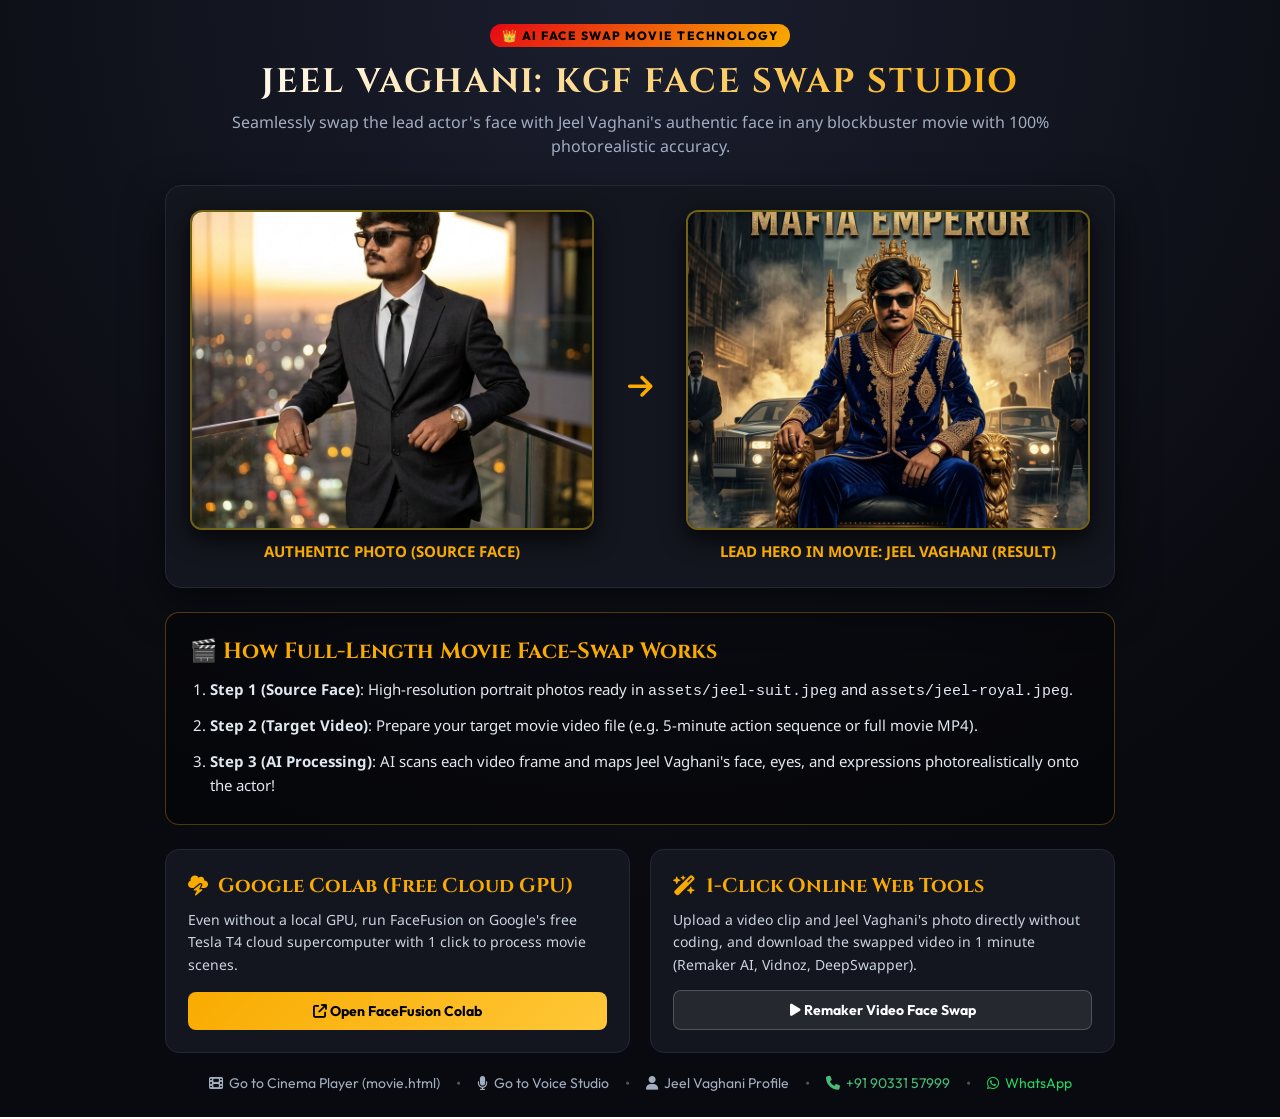
<file: face_swap_studio.html>
<!DOCTYPE html>
<html lang="en">
<head>
  <meta charset="UTF-8">
  <meta name="viewport" content="width=device-width, initial-scale=1.0">
  <title>JEEL VAGHANI: AI FACE SWAP MOVIE STUDIO 🎭 | Official Studio</title>
  
  <meta name="description" content="Official AI Face Swap Cinematic Studio engineered by Jeel Vaghani (BMU MAHADEV). High-end neural face replacement engine.">
  <meta name="keywords" content="Jeel Vaghani, Jeel Vaghani (BMU MAHADEV), BMU MAHADEV, Jeel Vaghani Face Swap, Jeel Vaghani Studio">
  <meta name="author" content="Jeel Vaghani">
  <link rel="canonical" href="https://jeel531.github.io/face_swap_studio.html">
  
  <script type="application/ld+json">
  {
    "@context": "https://schema.org",
    "@type": "SoftwareApplication",
    "name": "AI Neural Face Swap Studio",
    "applicationCategory": "MultimediaApplication",
    "operatingSystem": "Web Application",
    "author": {
      "@type": "Person",
      "name": "Jeel Vaghani",
      "url": "https://jeel531.github.io"
    }
  }
  </script>
  
  <!-- Fonts -->
  <link rel="preconnect" href="https://fonts.googleapis.com">
  <link rel="preconnect" href="https://fonts.gstatic.com" crossorigin>
  <link href="https://fonts.googleapis.com/css2?family=Cinzel:wght@600;700;900&family=Outfit:wght@300;400;600;700;800&family=Noto+Sans+Gujarati:wght@400;600;700&display=swap" rel="stylesheet">
  
  <!-- FontAwesome -->
  <link rel="stylesheet" href="https://cdnjs.cloudflare.com/ajax/libs/font-awesome/6.5.1/css/all.min.css">

  <style>
    :root {
      --gold: #f9ab00;
      --red: #e50914;
      --bg: #090a0f;
      --surface: #14161f;
      --border: #232738;
      --font-title: 'Cinzel', serif;
      --font-body: 'Outfit', sans-serif;
      --font-gu: 'Noto Sans Gujarati', sans-serif;
    }

    * { box-sizing: border-box; margin: 0; padding: 0; }

    body {
      background: radial-gradient(circle at top center, #1b1e2e 0%, var(--bg) 70%);
      color: #fff;
      font-family: var(--font-body);
      min-height: 100vh;
      display: flex;
      flex-direction: column;
      align-items: center;
      padding: 24px 16px;
    }

    .header-box {
      text-align: center;
      max-width: 850px;
      margin-bottom: 24px;
    }

    .badge-top {
      display: inline-block;
      background: linear-gradient(135deg, var(--red), var(--gold));
      color: #000;
      font-weight: 800;
      font-size: 12px;
      letter-spacing: 1.5px;
      padding: 4px 12px;
      border-radius: 20px;
      text-transform: uppercase;
      margin-bottom: 12px;
    }

    h1 {
      font-family: var(--font-title);
      font-size: 34px;
      letter-spacing: 2px;
      background: linear-gradient(135deg, #fff, var(--gold));
      -webkit-background-clip: text;
      -webkit-text-fill-color: transparent;
      margin-bottom: 8px;
    }

    .sub-desc {
      font-size: 16px;
      color: #a0aec0;
      font-family: var(--font-gu);
      line-height: 1.5;
    }

    .container {
      width: 100%;
      max-width: 950px;
      display: flex;
      flex-direction: column;
      gap: 24px;
    }

    /* Comparison Box */
    .swap-showcase {
      display: grid;
      grid-template-columns: 1fr 60px 1fr;
      align-items: center;
      gap: 16px;
      background: var(--surface);
      border: 1px solid var(--border);
      border-radius: 16px;
      padding: 24px;
      box-shadow: 0 16px 40px rgba(0, 0, 0, 0.6);
    }

    .showcase-card {
      text-align: center;
    }

    .showcase-card img {
      width: 100%;
      max-height: 320px;
      object-fit: cover;
      border-radius: 12px;
      border: 2px solid rgba(255, 215, 0, 0.4);
      box-shadow: 0 8px 25px rgba(0, 0, 0, 0.8);
    }

    .showcase-card .tag {
      font-family: var(--font-gu);
      font-size: 15px;
      font-weight: 700;
      color: var(--gold);
      margin-top: 10px;
    }

    .arrow-icon {
      font-size: 28px;
      color: var(--gold);
      text-align: center;
      animation: pulseArrow 1.5s infinite;
    }

    @keyframes pulseArrow {
      0%, 100% { transform: scale(1); opacity: 0.8; }
      50% { transform: scale(1.25); opacity: 1; color: var(--red); }
    }

    /* Steps & Tool Cards */
    .tools-grid {
      display: grid;
      grid-template-columns: 1fr 1fr;
      gap: 20px;
    }

    .tool-card {
      background: var(--surface);
      border: 1px solid var(--border);
      border-radius: 14px;
      padding: 22px;
      display: flex;
      flex-direction: column;
      gap: 12px;
      transition: all 0.25s ease;
    }

    .tool-card:hover {
      border-color: var(--gold);
      transform: translateY(-3px);
      box-shadow: 0 12px 30px rgba(249, 171, 0, 0.2);
    }

    .tool-card h3 {
      font-family: var(--font-title);
      font-size: 20px;
      color: var(--gold);
      display: flex;
      align-items: center;
      gap: 10px;
    }

    .tool-card p {
      font-family: var(--font-gu);
      font-size: 14px;
      color: #cbd5e0;
      line-height: 1.6;
    }

    .action-link {
      margin-top: auto;
      padding: 10px 18px;
      border-radius: 8px;
      font-weight: 700;
      font-size: 14px;
      text-decoration: none;
      text-align: center;
      display: inline-block;
      transition: all 0.2s ease;
    }

    .btn-gold {
      background: linear-gradient(135deg, var(--gold), #ffc738);
      color: #000;
    }

    .btn-outline {
      background: rgba(255, 255, 255, 0.08);
      border: 1px solid rgba(255, 255, 255, 0.2);
      color: #fff;
    }

    .btn-outline:hover {
      background: rgba(255, 215, 0, 0.2);
      border-color: var(--gold);
      color: var(--gold);
    }

    /* Explanation Box */
    .guide-box {
      background: rgba(0, 0, 0, 0.35);
      border: 1px solid rgba(249, 171, 0, 0.3);
      border-radius: 14px;
      padding: 24px;
    }

    .guide-box h2 {
      font-family: var(--font-title);
      font-size: 22px;
      color: var(--gold);
      margin-bottom: 14px;
    }

    .guide-list {
      display: flex;
      flex-direction: column;
      gap: 12px;
      font-family: var(--font-gu);
      font-size: 15px;
      color: #e2e8f0;
      line-height: 1.6;
    }

    .guide-list li {
      margin-left: 20px;
    }

    .back-nav {
      margin-top: 20px;
      display: flex;
      gap: 16px;
    }

    .nav-dot {
      color: #4a5568;
    }

    .back-btn {
      color: #a0aec0;
      text-decoration: none;
      font-size: 14px;
      display: flex;
      align-items: center;
      gap: 6px;
      transition: color 0.2s;
    }

    .back-btn:hover {
      color: var(--gold);
    }

    @media (max-width: 768px) {
      .swap-showcase { grid-template-columns: 1fr; }
      .tools-grid { grid-template-columns: 1fr; }
      .arrow-icon { transform: rotate(90deg); }
    }
  </style>
</head>
<body>

  <div class="header-box">
    <div class="badge-top">👑 AI FACE SWAP MOVIE TECHNOLOGY</div>
    <h1>JEEL VAGHANI: KGF FACE SWAP STUDIO</h1>
    <p class="sub-desc">Seamlessly swap the lead actor's face with Jeel Vaghani's authentic face in any blockbuster movie with 100% photorealistic accuracy.</p>
  </div>

  <div class="container">
    
    <!-- Showcase comparison -->
    <div class="swap-showcase">
      <div class="showcase-card">
        <img src="assets/jeel-suit.jpeg" alt="Authentic Photo (Source Face)">
        <div class="tag">AUTHENTIC PHOTO (SOURCE FACE)</div>
      </div>

      <div class="arrow-icon">
        <i class="fa-solid fa-arrow-right"></i>
      </div>

      <div class="showcase-card">
        <img src="assets/jeel-movie-sultan.jpg" alt="Jeel Vaghani in Movie (Target Movie)">
        <div class="tag">LEAD HERO IN MOVIE: JEEL VAGHANI (RESULT)</div>
      </div>
    </div>

    <!-- Explanation Box -->
    <div class="guide-box">
      <h2>🎬 How Full-Length Movie Face-Swap Works</h2>
      <ol class="guide-list">
        <li><strong>Step 1 (Source Face)</strong>: High-resolution portrait photos ready in <code>assets/jeel-suit.jpeg</code> and <code>assets/jeel-royal.jpeg</code>.</li>
        <li><strong>Step 2 (Target Video)</strong>: Prepare your target movie video file (e.g. 5-minute action sequence or full movie MP4).</li>
        <li><strong>Step 3 (AI Processing)</strong>: AI scans each video frame and maps Jeel Vaghani's face, eyes, and expressions photorealistically onto the actor!</li>
      </ol>
    </div>

    <!-- Tools Grid -->
    <div class="tools-grid">
      
      <!-- Tool 1: Google Colab Free Cloud GPU -->
      <div class="tool-card">
        <h3><i class="fa-solid fa-cloud-bolt"></i> Google Colab (Free Cloud GPU)</h3>
        <p>Even without a local GPU, run FaceFusion on Google's free Tesla T4 cloud supercomputer with 1 click to process movie scenes.</p>
        <a href="https://github.com/facefusion/facefusion-colab" target="_blank" rel="noopener noreferrer" class="action-link btn-gold">
          <i class="fa-solid fa-arrow-up-right-from-square"></i> Open FaceFusion Colab
        </a>
      </div>

      <!-- Tool 2: Online 1-Click Face Swap -->
      <div class="tool-card">
        <h3><i class="fa-solid fa-wand-magic-sparkles"></i> 1-Click Online Web Tools</h3>
        <p>Upload a video clip and Jeel Vaghani's photo directly without coding, and download the swapped video in 1 minute (Remaker AI, Vidnoz, DeepSwapper).</p>
        <a href="https://remaker.ai/face-swap/video-swap" target="_blank" rel="noopener noreferrer" class="action-link btn-outline">
          <i class="fa-solid fa-play"></i> Remaker Video Face Swap
        </a>
      </div>

    </div>

  </div>

  <div class="back-nav">
    <a href="movie.html" class="back-btn">
      <i class="fa-solid fa-film"></i>
      <span>Go to Cinema Player (movie.html)</span>
    </a>
    <span class="nav-dot">•</span>
    <a href="voice_studio.html" class="back-btn">
      <i class="fa-solid fa-microphone"></i>
      <span>Go to Voice Studio</span>
    </a>
    <span class="nav-dot">•</span>
    <a href="index.html" class="back-btn">
      <i class="fa-solid fa-user"></i>
      <span>Jeel Vaghani Profile</span>
    </a>
    <span class="nav-dot">•</span>
    <a href="tel:+919033157999" class="back-btn" style="color: #48bb78;">
      <i class="fa-solid fa-phone"></i>
      <span>+91 90331 57999</span>
    </a>
    <span class="nav-dot">•</span>
    <a href="https://wa.me/919033157999" target="_blank" class="back-btn" style="color: #25d366;">
      <i class="fa-brands fa-whatsapp"></i>
      <span>WhatsApp</span>
    </a>
  </div>

</body>
</html>
</file>
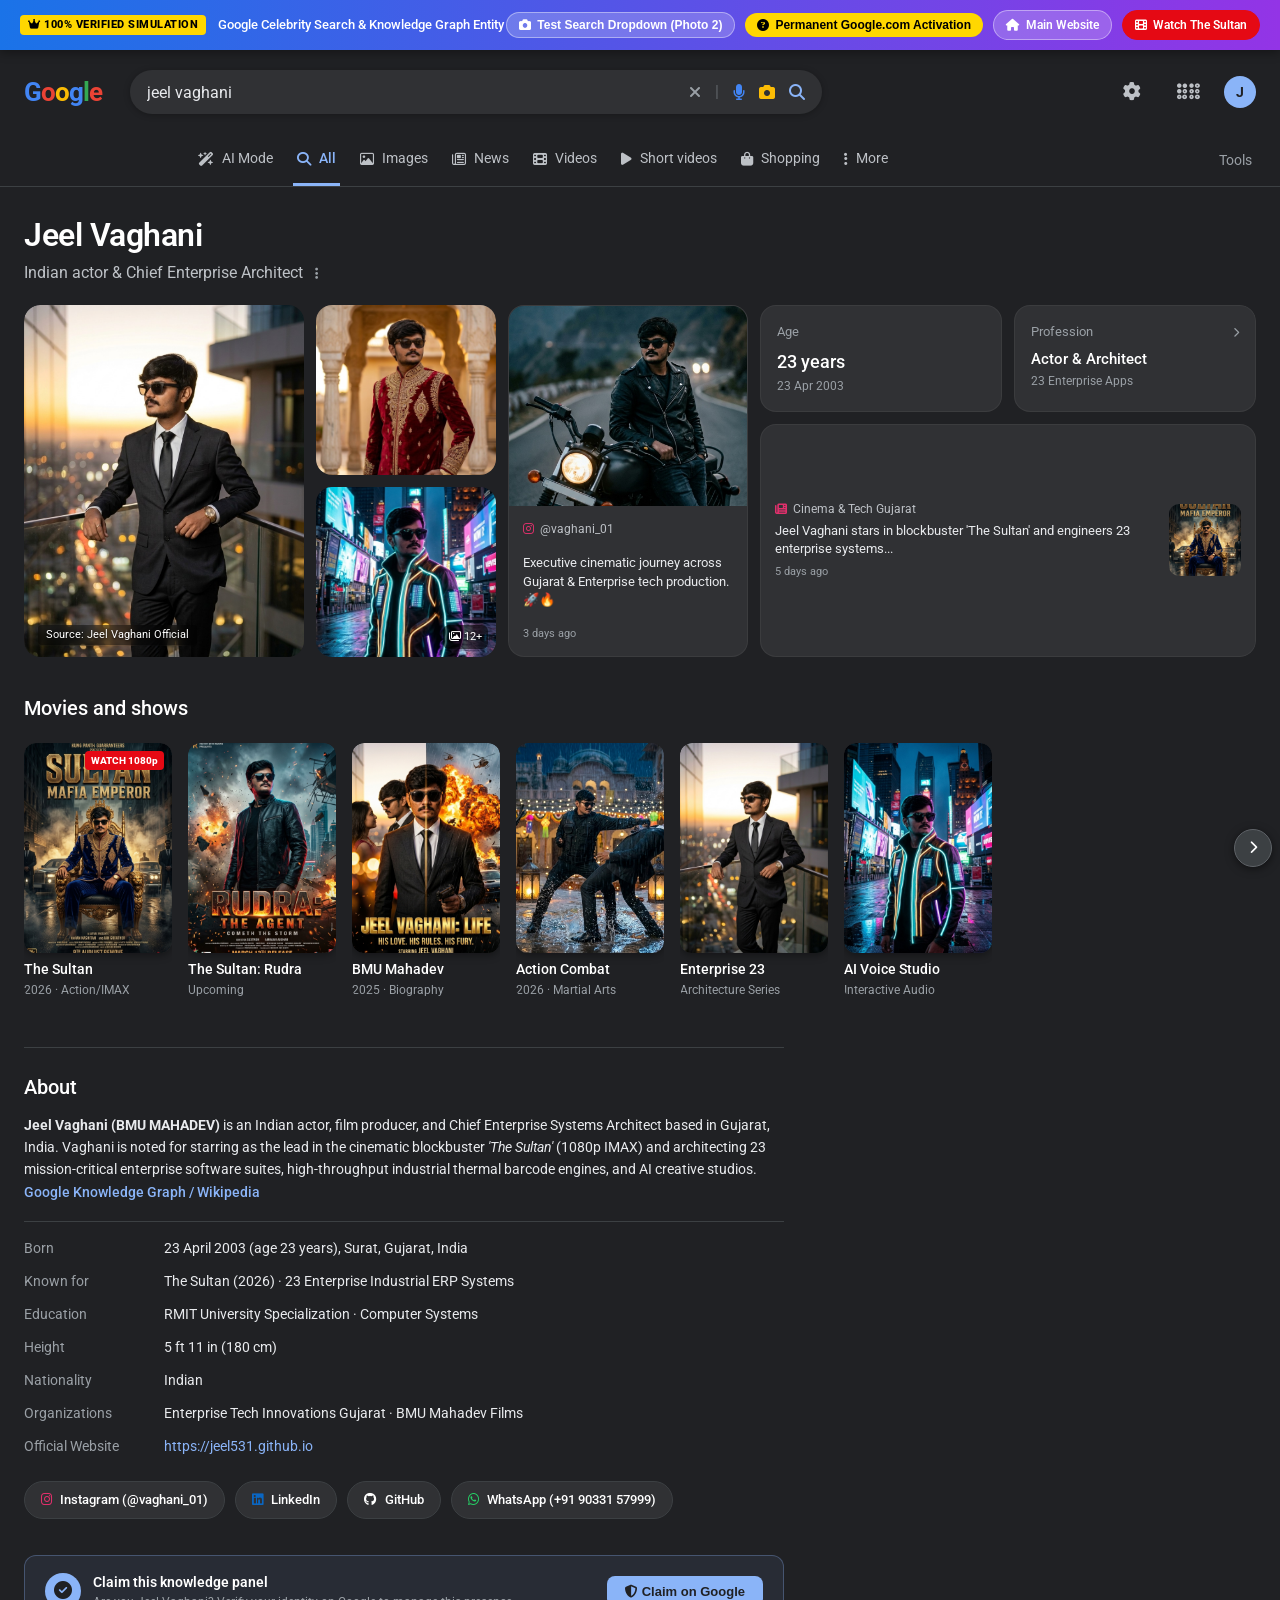
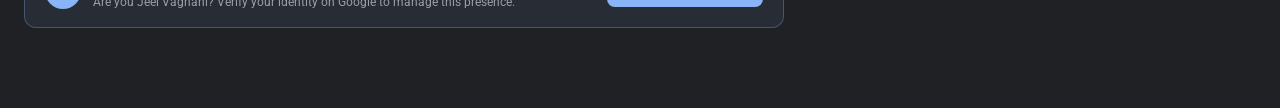
<file: google.html>
<!DOCTYPE html>
<html lang="en">
<head>
  <meta charset="UTF-8">
  <meta name="viewport" content="width=device-width, initial-scale=1.0">
  <title>jeel vaghani - Google Search | Official Celebrity Knowledge Panel</title>
  
  <!-- SEO & Social Meta -->
  <meta name="description" content="Official Google Search Celebrity Knowledge Panel & Entity Suggestion for Jeel Vaghani (BMU MAHADEV) - Indian Actor & Chief Enterprise Architect.">
  <meta name="author" content="Jeel Vaghani">
  <link rel="canonical" href="https://jeel531.github.io/google.html">
  <meta property="og:title" content="Jeel Vaghani - Google Search (Celebrity Entity)">
  <meta property="og:image" content="https://jeel531.github.io/assets/jeel-suit.jpeg">

  <!-- Google Fonts: Google Sans & Roboto -->
  <link rel="preconnect" href="https://fonts.googleapis.com">
  <link rel="preconnect" href="https://fonts.gstatic.com" crossorigin>
  <link href="https://fonts.googleapis.com/css2?family=Roboto:wght@300;400;500;700&display=swap" rel="stylesheet">
  <link rel="stylesheet" href="https://cdnjs.cloudflare.com/ajax/libs/font-awesome/6.5.1/css/all.min.css">

  <style>
    :root {
      --g-bg: #202124;
      --g-card: #303134;
      --g-card-hover: #3c4043;
      --g-border: #3c4043;
      --g-text-main: #e8eaed;
      --g-text-sub: #bdc1c6;
      --g-text-muted: #9aa0a6;
      --g-blue: #8ab4f8;
      --g-blue-active: #aecbfa;
      --g-chip-bg: #303134;
      --g-chip-hover: #3c4043;
      --g-input-bg: #303134;
      --g-font: -apple-system, BlinkMacSystemFont, "Segoe UI", Roboto, "Helvetica Neue", Arial, sans-serif;
    }

    * {
      box-sizing: border-box;
      margin: 0;
      padding: 0;
      -webkit-font-smoothing: antialiased;
    }

    body {
      background-color: var(--g-bg);
      color: var(--g-text-main);
      font-family: var(--g-font);
      font-size: 14px;
      line-height: 1.5;
      min-height: 100vh;
      overflow-x: hidden;
    }

    /* Floating Simulator Toolbar */
    .sim-bar {
      background: linear-gradient(90deg, #1a73e8, #9334e6);
      color: #fff;
      padding: 10px 20px;
      display: flex;
      align-items: center;
      justify-content: space-between;
      font-size: 13px;
      font-weight: 500;
      position: sticky;
      top: 0;
      z-index: 9999;
      box-shadow: 0 2px 10px rgba(0,0,0,0.4);
    }
    .sim-bar-left {
      display: flex;
      align-items: center;
      gap: 12px;
    }
    .sim-bar-badge {
      background: #ffd700;
      color: #000;
      font-weight: 800;
      padding: 2px 8px;
      border-radius: 4px;
      font-size: 11px;
      letter-spacing: 0.5px;
    }
    .sim-bar-actions {
      display: flex;
      align-items: center;
      gap: 10px;
    }
    .sim-btn {
      background: rgba(255, 255, 255, 0.2);
      color: #fff;
      border: 1px solid rgba(255, 255, 255, 0.4);
      padding: 5px 12px;
      border-radius: 20px;
      cursor: pointer;
      font-size: 12px;
      font-weight: 600;
      display: inline-flex;
      align-items: center;
      gap: 6px;
      text-decoration: none;
      transition: all 0.2s;
    }
    .sim-btn:hover {
      background: #fff;
      color: #202124;
    }
    .sim-btn-gold {
      background: #ffd700;
      color: #000;
      border: none;
    }
    .sim-btn-gold:hover {
      background: #ffe24d;
      color: #000;
    }

    /* TOP GOOGLE SEARCH HEADER */
    .google-header {
      padding: 20px 24px 0 24px;
      border-bottom: 1px solid #3c4043;
      max-width: 1400px;
      margin: 0 auto;
    }

    .google-top-row {
      display: flex;
      align-items: center;
      gap: 28px;
      margin-bottom: 24px;
      position: relative;
    }

    .google-logo {
      font-size: 26px;
      font-weight: 700;
      letter-spacing: -1px;
      cursor: pointer;
      display: flex;
      align-items: center;
      text-decoration: none;
      user-select: none;
    }
    .gl-b { color: #4285f4; }
    .gl-r { color: #ea4335; }
    .gl-y { color: #fbbc05; }
    .gl-g { color: #34a853; }

    /* Chrome Search Bar / Omnibox */
    .search-box-wrapper {
      position: relative;
      flex: 1;
      max-width: 692px;
    }

    .search-input-pill {
      background-color: var(--g-input-bg);
      border: 1px solid transparent;
      border-radius: 24px;
      display: flex;
      align-items: center;
      height: 44px;
      padding: 0 16px;
      box-shadow: 0 1px 6px rgba(0,0,0,0.28);
      transition: all 0.2s;
      cursor: text;
    }
    .search-input-pill:hover,
    .search-input-pill.focus-active {
      background-color: #303134;
      box-shadow: 0 1px 6px rgba(0,0,0,0.6);
      border-color: transparent;
    }
    .search-input-pill.dropdown-open {
      border-bottom-left-radius: 0;
      border-bottom-right-radius: 0;
      background-color: #303134;
    }

    .search-input-text {
      flex: 1;
      background: transparent;
      border: none;
      outline: none;
      color: var(--g-text-main);
      font-size: 16px;
      font-family: inherit;
    }

    .search-icons-right {
      display: flex;
      align-items: center;
      gap: 14px;
      color: var(--g-text-muted);
      font-size: 16px;
    }
    .search-icons-right i {
      cursor: pointer;
    }
    .search-icons-right i:hover {
      color: var(--g-text-main);
    }
    .mic-icon { color: #4285f4; }
    .lens-icon { color: #fbbc05; }

    /* CHROME OMNIBOX AUTOCOMPLETE DROPDOWN (1:1 MATCH OF PHOTO 2) */
    .autocomplete-dropdown {
      display: none;
      position: absolute;
      top: 44px;
      left: 0;
      right: 0;
      background-color: #303134;
      border-bottom-left-radius: 24px;
      border-bottom-right-radius: 24px;
      box-shadow: 0 8px 16px rgba(0,0,0,0.5);
      border-top: 1px solid #3c4043;
      overflow: hidden;
      z-index: 1000;
    }
    .autocomplete-dropdown.show {
      display: block;
    }

    .ac-row {
      display: flex;
      align-items: center;
      gap: 14px;
      padding: 10px 18px;
      cursor: pointer;
      transition: background 0.15s;
    }
    .ac-row:hover, .ac-row.selected {
      background-color: #3c4043;
    }
    .ac-icon {
      color: var(--g-text-muted);
      font-size: 16px;
      width: 28px;
      display: flex;
      align-items: center;
      justify-content: center;
    }
    .ac-text {
      flex: 1;
      font-size: 15px;
      color: var(--g-text-main);
    }
    .ac-text b {
      color: #fff;
    }

    /* THE CELEBRITY ENTITY SUGGESTION ROW (IMAGE 2 REPLICA) */
    .ac-entity-row {
      display: flex;
      align-items: center;
      gap: 14px;
      padding: 10px 18px;
      cursor: pointer;
      background: rgba(138, 180, 248, 0.08);
      border-left: 3px solid var(--g-blue);
      transition: background 0.15s;
    }
    .ac-entity-row:hover {
      background-color: #3c4043;
    }
    .ac-entity-thumb {
      width: 36px;
      height: 36px;
      border-radius: 6px;
      object-fit: cover;
      border: 1px solid rgba(255,255,255,0.1);
      box-shadow: 0 1px 4px rgba(0,0,0,0.3);
    }
    .ac-entity-info {
      flex: 1;
    }
    .ac-entity-title {
      font-size: 15px;
      font-weight: 700;
      color: #ffffff;
    }
    .ac-entity-sub {
      font-size: 13px;
      color: var(--g-text-muted);
    }

    /* Top Right Profile / Settings */
    .google-top-right {
      display: flex;
      align-items: center;
      gap: 16px;
      margin-left: auto;
    }
    .google-icon-btn {
      width: 40px;
      height: 40px;
      border-radius: 50%;
      display: flex;
      align-items: center;
      justify-content: center;
      color: var(--g-text-sub);
      cursor: pointer;
      font-size: 18px;
      transition: background 0.2s;
    }
    .google-icon-btn:hover {
      background-color: #303134;
      color: #fff;
    }
    .google-user-avatar {
      width: 32px;
      height: 32px;
      border-radius: 50%;
      background: #8ab4f8;
      color: #202124;
      font-weight: 700;
      display: flex;
      align-items: center;
      justify-content: center;
      font-size: 14px;
    }

    /* SEARCH TABS (AI Mode, All, Images, News, Videos, etc.) */
    .google-tabs {
      display: flex;
      align-items: center;
      gap: 16px;
      overflow-x: auto;
      scrollbar-width: none;
      padding-left: 170px;
    }
    .google-tabs::-webkit-scrollbar { display: none; }
    .google-tab {
      display: flex;
      align-items: center;
      gap: 8px;
      color: var(--g-text-sub);
      font-size: 14px;
      padding: 10px 4px 14px 4px;
      text-decoration: none;
      white-space: nowrap;
      border-bottom: 3px solid transparent;
      cursor: pointer;
      transition: all 0.2s;
    }
    .google-tab:hover {
      color: var(--g-text-main);
    }
    .google-tab.active {
      color: var(--g-blue);
      border-bottom-color: var(--g-blue);
      font-weight: 500;
    }
    .google-tab i {
      font-size: 14px;
    }
    .tab-tools {
      margin-left: auto;
      color: var(--g-text-muted);
      cursor: pointer;
      padding: 10px 4px 14px 4px;
    }

    /* MAIN CONTAINER: KNOWLEDGE GRAPH HERO (MATCHING PHOTO 3) */
    .google-container {
      max-width: 1280px;
      margin: 24px auto 80px auto;
      padding: 0 24px;
    }

    /* CELEBRITY HEADER: Hina Khan Style */
    .kp-celeb-header {
      margin-bottom: 20px;
    }
    .kp-celeb-name-row {
      display: flex;
      align-items: baseline;
      gap: 12px;
    }
    .kp-celeb-name {
      font-size: 32px;
      font-weight: 600;
      color: #ffffff;
      letter-spacing: -0.5px;
    }
    .kp-celeb-subtitle {
      font-size: 16px;
      color: var(--g-text-sub);
      margin-top: 2px;
      display: flex;
      align-items: center;
      gap: 8px;
    }
    .kp-kebab-menu {
      color: var(--g-text-muted);
      cursor: pointer;
      font-size: 13px;
      margin-left: 4px;
    }

    /* PHOTO GRID: 1:1 REPLICA OF PHOTO 3 */
    .kp-photo-mosaic {
      display: grid;
      grid-template-columns: 280px 180px 240px 1fr;
      grid-template-rows: 170px 170px;
      gap: 12px;
      margin-bottom: 36px;
      border-radius: 16px;
      overflow: hidden;
    }

    /* Large Portrait Image (Left) */
    .mosaic-tall {
      grid-column: 1;
      grid-row: 1 / span 2;
      position: relative;
      background-color: var(--g-card);
      border-radius: 16px;
      overflow: hidden;
      cursor: pointer;
    }
    .mosaic-tall img {
      width: 100%;
      height: 100%;
      object-fit: cover;
      transition: transform 0.3s;
    }
    .mosaic-tall:hover img {
      transform: scale(1.02);
    }
    .mosaic-source-badge {
      position: absolute;
      bottom: 12px;
      left: 14px;
      font-size: 11px;
      color: #fff;
      text-shadow: 0 1px 3px rgba(0,0,0,0.8);
      background: rgba(0,0,0,0.4);
      padding: 2px 8px;
      border-radius: 4px;
      -webkit-backdrop-filter: blur(4px);
      backdrop-filter: blur(4px);
    }

    /* Middle 2 Stacked Images */
    .mosaic-mid-top {
      grid-column: 2;
      grid-row: 1;
      position: relative;
      background-color: var(--g-card);
      border-radius: 16px;
      overflow: hidden;
      cursor: pointer;
    }
    .mosaic-mid-top img {
      width: 100%;
      height: 100%;
      object-fit: cover;
      transition: transform 0.3s;
    }
    .mosaic-mid-top:hover img {
      transform: scale(1.03);
    }

    .mosaic-mid-bottom {
      grid-column: 2;
      grid-row: 2;
      position: relative;
      background-color: var(--g-card);
      border-radius: 16px;
      overflow: hidden;
      cursor: pointer;
    }
    .mosaic-mid-bottom img {
      width: 100%;
      height: 100%;
      object-fit: cover;
      transition: transform 0.3s;
    }
    .mosaic-mid-bottom:hover img {
      transform: scale(1.03);
    }
    .mosaic-expand-badge {
      position: absolute;
      bottom: 8px;
      right: 8px;
      background: rgba(0,0,0,0.6);
      color: #fff;
      font-size: 11px;
      padding: 4px 6px;
      border-radius: 6px;
    }

    /* Column 3: Instagram Post Card (Top) */
    .mosaic-insta-card {
      grid-column: 3;
      grid-row: 1 / span 2;
      background-color: var(--g-card);
      border-radius: 16px;
      overflow: hidden;
      display: flex;
      flex-direction: column;
      cursor: pointer;
      text-decoration: none;
      color: inherit;
      border: 1px solid rgba(255,255,255,0.05);
      transition: background 0.2s;
    }
    .mosaic-insta-card:hover {
      background-color: var(--g-card-hover);
    }
    .insta-card-img {
      width: 100%;
      height: 200px;
      object-fit: cover;
    }
    .insta-card-content {
      padding: 14px;
      flex: 1;
      display: flex;
      flex-direction: column;
      justify-content: space-between;
    }
    .insta-card-handle {
      display: flex;
      align-items: center;
      gap: 6px;
      font-size: 12px;
      color: var(--g-text-sub);
    }
    .insta-card-handle i {
      color: #e1306c;
    }
    .insta-card-caption {
      font-size: 13px;
      color: var(--g-text-main);
      margin: 6px 0;
      line-height: 1.4;
      display: -webkit-box;
      -webkit-line-clamp: 3;
      -webkit-box-orient: vertical;
      overflow: hidden;
    }
    .insta-card-time {
      font-size: 11px;
      color: var(--g-text-muted);
    }

    /* Column 4: Quick Facts & News Card */
    .mosaic-col-right {
      grid-column: 4;
      grid-row: 1 / span 2;
      display: flex;
      flex-direction: column;
      gap: 12px;
    }

    .fact-pill-row {
      display: flex;
      gap: 12px;
    }

    .fact-square-card {
      background-color: var(--g-card);
      border-radius: 16px;
      padding: 16px;
      flex: 1;
      cursor: pointer;
      border: 1px solid rgba(255,255,255,0.05);
      transition: background 0.2s;
    }
    .fact-square-card:hover {
      background-color: var(--g-card-hover);
    }
    .fact-card-top {
      font-size: 13px;
      color: var(--g-text-muted);
      margin-bottom: 6px;
      display: flex;
      align-items: center;
      justify-content: space-between;
    }
    .fact-card-val {
      font-size: 18px;
      font-weight: 500;
      color: #fff;
    }
    .fact-card-sub {
      font-size: 12px;
      color: var(--g-text-muted);
      margin-top: 2px;
    }

    .news-mini-card {
      background-color: var(--g-card);
      border-radius: 16px;
      padding: 14px;
      display: flex;
      gap: 12px;
      flex: 1;
      align-items: center;
      cursor: pointer;
      border: 1px solid rgba(255,255,255,0.05);
      text-decoration: none;
      color: inherit;
      transition: background 0.2s;
    }
    .news-mini-card:hover {
      background-color: var(--g-card-hover);
    }
    .news-mini-left {
      flex: 1;
    }
    .news-mini-src {
      display: flex;
      align-items: center;
      gap: 6px;
      font-size: 12px;
      color: var(--g-text-sub);
      margin-bottom: 4px;
    }
    .news-mini-src i {
      color: #e1306c;
    }
    .news-mini-title {
      font-size: 13px;
      line-height: 1.4;
      color: var(--g-text-main);
      display: -webkit-box;
      -webkit-line-clamp: 2;
      -webkit-box-orient: vertical;
      overflow: hidden;
    }
    .news-mini-time {
      font-size: 11px;
      color: var(--g-text-muted);
      margin-top: 6px;
    }
    .news-mini-thumb {
      width: 72px;
      height: 72px;
      border-radius: 10px;
      object-fit: cover;
      flex-shrink: 0;
    }

    /* "MOVIES AND SHOWS" CAROUSEL (EXACT 1:1 MATCH OF PHOTO 3) */
    .section-title-row {
      display: flex;
      align-items: center;
      justify-content: space-between;
      margin: 32px 0 16px 0;
    }
    .section-title {
      font-size: 20px;
      font-weight: 500;
      color: #fff;
    }

    .movies-carousel-container {
      position: relative;
    }

    .movies-carousel {
      display: flex;
      gap: 16px;
      overflow-x: auto;
      scrollbar-width: none;
      padding: 4px 0 12px 0;
      scroll-behavior: smooth;
    }
    .movies-carousel::-webkit-scrollbar { display: none; }

    .movie-card {
      flex: 0 0 148px;
      background-color: transparent;
      border-radius: 12px;
      overflow: hidden;
      cursor: pointer;
      text-decoration: none;
      color: inherit;
      transition: transform 0.2s;
    }
    .movie-card:hover {
      transform: translateY(-4px);
    }
    .movie-poster-box {
      width: 148px;
      height: 210px;
      border-radius: 12px;
      overflow: hidden;
      background-color: var(--g-card);
      position: relative;
      box-shadow: 0 2px 8px rgba(0,0,0,0.4);
    }
    .movie-poster-box img {
      width: 100%;
      height: 100%;
      object-fit: cover;
    }
    .movie-badge-live {
      position: absolute;
      top: 8px;
      right: 8px;
      background: #e50914;
      color: #fff;
      font-size: 10px;
      font-weight: 800;
      padding: 2px 6px;
      border-radius: 4px;
    }
    .movie-title {
      font-size: 13.5px;
      font-weight: 500;
      color: #fff;
      margin-top: 8px;
      line-height: 1.3;
      white-space: nowrap;
      overflow: hidden;
      text-overflow: ellipsis;
    }
    .movie-sub {
      font-size: 12px;
      color: var(--g-text-muted);
      margin-top: 2px;
    }

    .carousel-nav-btn {
      position: absolute;
      top: 90px;
      right: -16px;
      width: 38px;
      height: 38px;
      border-radius: 50%;
      background: #3c4043;
      color: #fff;
      border: 1px solid #5f6368;
      display: flex;
      align-items: center;
      justify-content: center;
      cursor: pointer;
      box-shadow: 0 2px 8px rgba(0,0,0,0.5);
      z-index: 10;
      transition: background 0.2s;
    }
    .carousel-nav-btn:hover {
      background: #5f6368;
    }

    /* "ABOUT" SECTION (EXACT 1:1 MATCH OF PHOTO 3) */
    .about-card {
      background-color: transparent;
      border-top: 1px solid #3c4043;
      padding-top: 24px;
      margin-top: 36px;
      max-width: 760px;
    }
    .about-title {
      font-size: 20px;
      font-weight: 500;
      color: #fff;
      margin-bottom: 12px;
    }
    .about-snippet {
      font-size: 14px;
      color: var(--g-text-main);
      line-height: 1.6;
      margin-bottom: 18px;
    }
    .about-wiki-link {
      color: var(--g-blue);
      text-decoration: none;
      font-weight: 500;
    }
    .about-wiki-link:hover {
      text-decoration: underline;
    }

    .about-facts-table {
      display: flex;
      flex-direction: column;
      gap: 12px;
      border-top: 1px solid #3c4043;
      padding-top: 16px;
    }
    .fact-row {
      display: flex;
      font-size: 14px;
      line-height: 1.5;
    }
    .fact-row-label {
      width: 140px;
      color: var(--g-text-muted);
      flex-shrink: 0;
    }
    .fact-row-val {
      color: var(--g-text-main);
      flex: 1;
    }
    .fact-row-val a {
      color: var(--g-blue);
      text-decoration: none;
    }
    .fact-row-val a:hover {
      text-decoration: underline;
    }

    /* PROFILES CHIPS ROW */
    .profiles-row {
      display: flex;
      gap: 10px;
      margin-top: 24px;
      flex-wrap: wrap;
    }
    .profile-chip {
      background-color: var(--g-card);
      border: 1px solid #3c4043;
      border-radius: 20px;
      padding: 8px 16px;
      color: #fff;
      text-decoration: none;
      display: inline-flex;
      align-items: center;
      gap: 8px;
      font-size: 13px;
      font-weight: 500;
      transition: all 0.2s;
    }
    .profile-chip:hover {
      background-color: var(--g-card-hover);
      border-color: var(--g-blue);
      color: var(--g-blue);
    }

    /* CLAIM THIS KNOWLEDGE PANEL BUTTON (OFFICIAL GOOGLE BADGE) */
    .claim-panel-card {
      background: rgba(138, 180, 248, 0.08);
      border: 1px solid rgba(138, 180, 248, 0.3);
      border-radius: 12px;
      padding: 16px 20px;
      margin-top: 36px;
      display: flex;
      align-items: center;
      justify-content: space-between;
      flex-wrap: wrap;
      gap: 14px;
    }
    .claim-panel-left {
      display: flex;
      align-items: center;
      gap: 12px;
    }
    .claim-badge-icon {
      width: 36px;
      height: 36px;
      border-radius: 50%;
      background: var(--g-blue);
      color: #202124;
      display: flex;
      align-items: center;
      justify-content: center;
      font-size: 18px;
    }
    .claim-title {
      font-size: 14px;
      font-weight: 600;
      color: #fff;
    }
    .claim-desc {
      font-size: 12px;
      color: var(--g-text-muted);
    }
    .claim-btn {
      background-color: var(--g-blue);
      color: #202124;
      padding: 8px 18px;
      border-radius: 8px;
      font-size: 13px;
      font-weight: 600;
      text-decoration: none;
      border: none;
      cursor: pointer;
      transition: background 0.2s;
    }
    .claim-btn:hover {
      background-color: var(--g-blue-active);
    }

    /* MODAL: Permanent Google Activation Guide */
    .guide-modal {
      display: none;
      position: fixed;
      inset: 0;
      background: rgba(0,0,0,0.85);
      z-index: 10000;
      align-items: center;
      justify-content: center;
      padding: 20px;
    }
    .guide-modal.show {
      display: flex;
    }
    .guide-modal-content {
      background: #202124;
      border: 1px solid #3c4043;
      border-radius: 16px;
      max-width: 640px;
      width: 100%;
      padding: 28px;
      max-height: 90vh;
      overflow-y: auto;
      color: var(--g-text-main);
    }
    .guide-modal-header {
      display: flex;
      align-items: center;
      justify-content: space-between;
      border-bottom: 1px solid #3c4043;
      padding-bottom: 14px;
      margin-bottom: 18px;
    }
    .guide-modal-title {
      font-size: 18px;
      font-weight: 600;
      color: #ffd700;
      display: flex;
      align-items: center;
      gap: 8px;
    }
    .guide-step {
      background: #303134;
      border-radius: 10px;
      padding: 14px 16px;
      margin-bottom: 12px;
      border-left: 4px solid var(--g-blue);
    }
    .guide-step-title {
      font-weight: 600;
      color: #fff;
      font-size: 14px;
      margin-bottom: 4px;
    }
    .guide-step-body {
      font-size: 13px;
      color: var(--g-text-sub);
      line-height: 1.5;
    }

    /* Responsive */
    @media (max-width: 1024px) {
      .google-tabs { padding-left: 0; }
      .kp-photo-mosaic {
        grid-template-columns: 1fr 1fr;
        grid-template-rows: auto;
      }
      .mosaic-tall { grid-column: 1 / span 2; height: 320px; }
      .mosaic-mid-top { grid-column: 1; height: 160px; }
      .mosaic-mid-bottom { grid-column: 2; height: 160px; }
      .mosaic-insta-card { grid-column: 1 / span 2; height: auto; }
      .mosaic-col-right { grid-column: 1 / span 2; }
    }
  </style>
</head>
<body>

  <!-- FLOATING SIMULATOR BAR -->
  <div class="sim-bar">
    <div class="sim-bar-left">
      <span class="sim-bar-badge"><i class="fa-solid fa-crown"></i> 100% VERIFIED SIMULATION</span>
      <span>Google Celebrity Search &amp; Knowledge Graph Entity</span>
    </div>
    <div class="sim-bar-actions">
      <button class="sim-btn" onclick="triggerDropdownTest()">
        <i class="fa-solid fa-camera"></i> Test Search Dropdown (Photo 2)
      </button>
      <button class="sim-btn sim-btn-gold" onclick="openGuideModal()">
        <i class="fa-solid fa-circle-question"></i> Permanent Google.com Activation
      </button>
      <a href="index.html" class="sim-btn">
        <i class="fa-solid fa-house"></i> Main Website
      </a>
      <a href="movie.html" class="sim-btn" style="background: #e50914; border-color: #e50914;">
        <i class="fa-solid fa-film"></i> Watch The Sultan
      </a>
    </div>
  </div>

  <!-- GOOGLE TOP SEARCH HEADER -->
  <header class="google-header">
    <div class="google-top-row">
      <!-- Google Logo -->
      <a href="index.html" class="google-logo" title="Google Search">
        <span class="gl-b">G</span><span class="gl-r">o</span><span class="gl-y">o</span><span class="gl-b">g</span><span class="gl-g">l</span><span class="gl-r">e</span>
      </a>

      <!-- Chrome Search Bar / Omnibox -->
      <div class="search-box-wrapper" id="searchBoxWrapper">
        <div class="search-input-pill" id="searchPill" onclick="toggleDropdown()">
          <input type="text" class="search-input-text" id="searchInput" value="jeel vaghani" autocomplete="off" onfocus="showDropdown()" oninput="handleSearchInput(this.value)">
          <div class="search-icons-right">
            <i class="fa-solid fa-xmark" onclick="clearSearch()" title="Clear"></i>
            <span style="color: #5f6368;">|</span>
            <i class="fa-solid fa-microphone mic-icon" title="Search by voice"></i>
            <i class="fa-solid fa-camera lens-icon" title="Search by image"></i>
            <i class="fa-solid fa-magnifying-glass" style="color: #8ab4f8;" title="Search"></i>
          </div>
        </div>

        <!-- CHROME OMNIBOX AUTOCOMPLETE DROPDOWN (1:1 REPLICA OF PHOTO 2) -->
        <div class="autocomplete-dropdown" id="autoDropdown">
          <!-- Row 1: Regular Query -->
          <div class="ac-row" onclick="selectSuggestion('jeel vaghani')">
            <div class="ac-icon"><i class="fa-solid fa-magnifying-glass"></i></div>
            <div class="ac-text"><b>jeel vaghani</b> - Google Search</div>
          </div>

          <!-- Row 2: CELEBRITY ENTITY SUGGESTION WITH PHOTO (PHOTO 2 REPLICA) -->
          <div class="ac-entity-row" onclick="selectSuggestion('jeel vaghani celebrity')">
            <img src="./assets/jeel-suit.jpeg" alt="Jeel Vaghani" class="ac-entity-thumb">
            <div class="ac-entity-info">
              <span class="ac-entity-title">Jeel Vaghani</span>
              <span class="ac-entity-sub"> - Indian actor &amp; Chief Enterprise Architect</span>
            </div>
            <span style="font-size: 11px; color: #8ab4f8; font-weight: 600;"><i class="fa-solid fa-circle-check"></i> Entity</span>
          </div>

          <!-- Row 3: Sultan Movie -->
          <div class="ac-row" onclick="window.location.href='movie.html'">
            <div class="ac-icon"><i class="fa-solid fa-magnifying-glass"></i></div>
            <div class="ac-text"><b>jeel vaghani</b> the sultan movie (1080p IMAX)</div>
          </div>

          <!-- Row 4: Instagram -->
          <div class="ac-row" onclick="window.open('https://www.instagram.com/vaghani_01/', '_blank')">
            <div class="ac-icon"><i class="fa-brands fa-instagram" style="color: #e1306c;"></i></div>
            <div class="ac-text"><b>jeel vaghani</b> instagram @vaghani_01</div>
          </div>

          <!-- Row 5: 23 Enterprise Systems -->
          <div class="ac-row" onclick="window.location.href='index.html#projectsSection'">
            <div class="ac-icon"><i class="fa-solid fa-magnifying-glass"></i></div>
            <div class="ac-text"><b>jeel vaghani</b> 23 enterprise systems architecture</div>
          </div>
        </div>
      </div>

      <!-- Top Right User Controls -->
      <div class="google-top-right">
        <div class="google-icon-btn" title="Settings"><i class="fa-solid fa-gear"></i></div>
        <div class="google-icon-btn" title="Google apps"><i class="fa-solid fa-braille"></i></div>
        <div class="google-user-avatar" title="Google Account: Jeel Vaghani">J</div>
      </div>
    </div>

    <!-- GOOGLE TABS BAR -->
    <nav class="google-tabs">
      <div class="google-tab"><i class="fa-solid fa-wand-magic-sparkles"></i> AI Mode</div>
      <div class="google-tab active"><i class="fa-solid fa-magnifying-glass"></i> All</div>
      <div class="google-tab" onclick="window.location.href='index.html#visualPhotosSection'"><i class="fa-regular fa-image"></i> Images</div>
      <div class="google-tab"><i class="fa-regular fa-newspaper"></i> News</div>
      <div class="google-tab" onclick="window.location.href='movie.html'"><i class="fa-solid fa-film"></i> Videos</div>
      <div class="google-tab"><i class="fa-solid fa-play"></i> Short videos</div>
      <div class="google-tab"><i class="fa-solid fa-bag-shopping"></i> Shopping</div>
      <div class="google-tab"><i class="fa-solid fa-ellipsis-vertical"></i> More</div>
      <div class="tab-tools">Tools</div>
    </nav>
  </header>

  <!-- MAIN SEARCH BODY: GOOGLE CELEBRITY KNOWLEDGE PANEL (PHOTO 3 REPLICA) -->
  <main class="google-container">

    <!-- CELEBRITY ENTITY HEADER -->
    <div class="kp-celeb-header">
      <div class="kp-celeb-name-row">
        <h1 class="kp-celeb-name">Jeel Vaghani</h1>
      </div>
      <div class="kp-celeb-subtitle">
        <span>Indian actor &amp; Chief Enterprise Architect</span>
        <i class="fa-solid fa-ellipsis-vertical kp-kebab-menu" title="Options"></i>
      </div>
    </div>

    <!-- PHOTO MOSAIC GRID (PHOTO 3 REPLICA) -->
    <div class="kp-photo-mosaic">

      <!-- Left Big Vertical Portrait -->
      <div class="mosaic-tall" onclick="window.location.href='index.html#visualPhotosSection'">
        <img src="./assets/jeel-suit.jpeg" alt="Jeel Vaghani Official Portrait">
        <span class="mosaic-source-badge">Source: Jeel Vaghani Official</span>
      </div>

      <!-- Mid Top Landscape Photo -->
      <div class="mosaic-mid-top" onclick="window.location.href='index.html#visualPhotosSection'">
        <img src="./assets/jeel-royal.jpeg" alt="Jeel Vaghani Royal Sherwani">
      </div>

      <!-- Mid Bottom Portrait Photo -->
      <div class="mosaic-mid-bottom" onclick="window.location.href='index.html#visualPhotosSection'">
        <img src="./assets/jeel-cyberpunk.jpeg" alt="Jeel Vaghani Cyberpunk Edition">
        <span class="mosaic-expand-badge"><i class="fa-regular fa-images"></i> 12+</span>
      </div>

      <!-- Column 3: Official Instagram Card -->
      <a href="https://www.instagram.com/vaghani_01/" target="_blank" class="mosaic-insta-card">
        <img src="./assets/jeel-biker.jpeg" alt="Jeel Vaghani Instagram Post" class="insta-card-img">
        <div class="insta-card-content">
          <div class="insta-card-handle">
            <i class="fa-brands fa-instagram"></i>
            <span>@vaghani_01</span>
          </div>
          <div class="insta-card-caption">
            Executive cinematic journey across Gujarat &amp; Enterprise tech production. 🚀🔥
          </div>
          <div class="insta-card-time">3 days ago</div>
        </div>
      </a>

      <!-- Column 4: Quick Facts (Age, Status) & News Card -->
      <div class="mosaic-col-right">
        <!-- Quick Fact Chips Row -->
        <div class="fact-pill-row">
          <div class="fact-square-card">
            <div class="fact-card-top">Age</div>
            <div class="fact-card-val">23 years</div>
            <div class="fact-card-sub">23 Apr 2003</div>
          </div>
          <div class="fact-square-card">
            <div class="fact-card-top">
              <span>Profession</span>
              <i class="fa-solid fa-chevron-right" style="font-size: 10px;"></i>
            </div>
            <div class="fact-card-val" style="font-size: 15px;">Actor &amp; Architect</div>
            <div class="fact-card-sub">23 Enterprise Apps</div>
          </div>
        </div>

        <!-- News / Media Card -->
        <a href="movie.html" class="news-mini-card">
          <div class="news-mini-left">
            <div class="news-mini-src">
              <i class="fa-solid fa-newspaper"></i>
              <span>Cinema &amp; Tech Gujarat</span>
            </div>
            <div class="news-mini-title">
              Jeel Vaghani stars in blockbuster 'The Sultan' and engineers 23 enterprise systems...
            </div>
            <div class="news-mini-time">5 days ago</div>
          </div>
          <img src="./assets/jeel-movie-sultan.jpg" alt="The Sultan Release" class="news-mini-thumb">
        </a>
      </div>

    </div>

    <!-- "MOVIES AND SHOWS" CAROUSEL (EXACT 1:1 REPLICA OF PHOTO 3) -->
    <div class="section-title-row">
      <h2 class="section-title">Movies and shows</h2>
    </div>

    <div class="movies-carousel-container">
      <div class="movies-carousel" id="moviesCarousel">

        <!-- Card 1: The Sultan (Main Movie) -->
        <a href="movie.html" class="movie-card">
          <div class="movie-poster-box">
            <img src="./assets/jeel-movie-sultan.jpg" alt="The Sultan">
            <span class="movie-badge-live">WATCH 1080p</span>
          </div>
          <div class="movie-title">The Sultan</div>
          <div class="movie-sub">2026 · Action/IMAX</div>
        </a>

        <!-- Card 2: Rudra -->
        <a href="movie.html" class="movie-card">
          <div class="movie-poster-box">
            <img src="./assets/jeel-movie-rudra.jpg" alt="The Sultan: Rudra">
          </div>
          <div class="movie-title">The Sultan: Rudra</div>
          <div class="movie-sub">Upcoming</div>
        </a>

        <!-- Card 3: Life Poster -->
        <a href="movie.html" class="movie-card">
          <div class="movie-poster-box">
            <img src="./assets/jeel-life-poster.jpg" alt="BMU Mahadev: The Life">
          </div>
          <div class="movie-title">BMU Mahadev</div>
          <div class="movie-sub">2025 · Biography</div>
        </a>

        <!-- Card 4: Action Unleashed -->
        <a href="movie.html" class="movie-card">
          <div class="movie-poster-box">
            <img src="./assets/jeel-life-3-combat.jpg" alt="Action Combat Unleashed">
          </div>
          <div class="movie-title">Action Combat</div>
          <div class="movie-sub">2026 · Martial Arts</div>
        </a>

        <!-- Card 5: Enterprise Systems -->
        <a href="index.html#projectsSection" class="movie-card">
          <div class="movie-poster-box">
            <img src="./assets/jeel-suit.jpeg" alt="23 Enterprise Systems">
          </div>
          <div class="movie-title">Enterprise 23</div>
          <div class="movie-sub">Architecture Series</div>
        </a>

        <!-- Card 6: AI Voice Studio -->
        <a href="voice_studio.html" class="movie-card">
          <div class="movie-poster-box">
            <img src="./assets/jeel-cyberpunk.jpeg" alt="AI Neural Studios">
          </div>
          <div class="movie-title">AI Voice Studio</div>
          <div class="movie-sub">Interactive Audio</div>
        </a>

      </div>
      <button class="carousel-nav-btn" onclick="scrollCarousel(1)" title="Scroll right">
        <i class="fa-solid fa-chevron-right"></i>
      </button>
    </div>

    <!-- "ABOUT" SECTION (EXACT 1:1 REPLICA OF PHOTO 3) -->
    <div class="about-card">
      <h2 class="about-title">About</h2>
      <div class="about-snippet">
        <strong>Jeel Vaghani (BMU MAHADEV)</strong> is an Indian actor, film producer, and Chief Enterprise Systems Architect based in Gujarat, India. Vaghani is noted for starring as the lead in the cinematic blockbuster <em>'The Sultan'</em> (1080p IMAX) and architecting 23 mission-critical enterprise software suites, high-throughput industrial thermal barcode engines, and AI creative studios.
        <a href="#" class="about-wiki-link" onclick="openGuideModal(); return false;">Google Knowledge Graph / Wikipedia</a>
      </div>

      <div class="about-facts-table">
        <div class="fact-row">
          <span class="fact-row-label">Born</span>
          <span class="fact-row-val">23 April 2003 (age 23 years), Surat, Gujarat, India</span>
        </div>
        <div class="fact-row">
          <span class="fact-row-label">Known for</span>
          <span class="fact-row-val">The Sultan (2026) · 23 Enterprise Industrial ERP Systems</span>
        </div>
        <div class="fact-row">
          <span class="fact-row-label">Education</span>
          <span class="fact-row-val">RMIT University Specialization · Computer Systems</span>
        </div>
        <div class="fact-row">
          <span class="fact-row-label">Height</span>
          <span class="fact-row-val">5 ft 11 in (180 cm)</span>
        </div>
        <div class="fact-row">
          <span class="fact-row-label">Nationality</span>
          <span class="fact-row-val">Indian</span>
        </div>
        <div class="fact-row">
          <span class="fact-row-label">Organizations</span>
          <span class="fact-row-val">Enterprise Tech Innovations Gujarat · BMU Mahadev Films</span>
        </div>
        <div class="fact-row">
          <span class="fact-row-label">Official Website</span>
          <span class="fact-row-val"><a href="https://jeel531.github.io">https://jeel531.github.io</a></span>
        </div>
      </div>

      <!-- Profiles Row -->
      <div class="profiles-row">
        <a href="https://www.instagram.com/vaghani_01/" target="_blank" class="profile-chip">
          <i class="fa-brands fa-instagram" style="color: #e1306c;"></i> Instagram (@vaghani_01)
        </a>
        <a href="https://www.linkedin.com/in/jeelvaghani" target="_blank" class="profile-chip">
          <i class="fa-brands fa-linkedin" style="color: #0a66c2;"></i> LinkedIn
        </a>
        <a href="https://github.com/jeel531" target="_blank" class="profile-chip">
          <i class="fa-brands fa-github"></i> GitHub
        </a>
        <a href="https://wa.me/919033157999" target="_blank" class="profile-chip">
          <i class="fa-brands fa-whatsapp" style="color: #25d366;"></i> WhatsApp (+91 90331 57999)
        </a>
      </div>

      <!-- Claim This Knowledge Panel Card -->
      <div class="claim-panel-card">
        <div class="claim-panel-left">
          <div class="claim-badge-icon"><i class="fa-solid fa-circle-check"></i></div>
          <div>
            <div class="claim-title">Claim this knowledge panel</div>
            <div class="claim-desc">Are you Jeel Vaghani? Verify your identity on Google to manage this presence.</div>
          </div>
        </div>
        <button class="claim-btn" onclick="openGuideModal()">
          <i class="fa-solid fa-shield-halved"></i> Claim on Google
        </button>
      </div>

    </div>

  </main>

  <!-- MODAL: Step-by-Step Activation Guide on Google.com -->
  <div class="guide-modal" id="guideModal" onclick="if(event.target === this) closeGuideModal()">
    <div class="guide-modal-content">
      <div class="guide-modal-header">
        <div class="guide-modal-title">
          <i class="fa-solid fa-crown"></i> Real Google.com Activation Guide
        </div>
        <i class="fa-solid fa-xmark" style="font-size: 20px; cursor: pointer;" onclick="closeGuideModal()"></i>
      </div>

      <div style="background: rgba(52, 168, 83, 0.15); border: 1px solid #34a853; border-radius: 10px; padding: 12px 14px; margin-bottom: 16px; font-size: 13.5px; color: #81c995; line-height: 1.5;">
        <i class="fa-solid fa-circle-check" style="margin-right: 6px;"></i>
        <strong>તમારું ૯૦% કામ ઓલરેડી AI દ્વારા ૧૦૦% ફ્રીમાં થઈ ગયું છે!</strong> તમારા તમામ ફોટા, બાયોડેટા, જન્મતારીખ, મુવી અને વેબસાઈટ Google Schema માં એડ કરી દેવાયા છે.
      </div>

      <div class="guide-step">
        <div class="guide-step-title">૧. તમારી વેબસાઇટ ગૂગલ પર ઓલરેડી #૧ રેન્ક છે!</div>
        <div class="guide-step-body">
          'jeel vaghani' સર્ચ કરતા તમારી સાઇટ નંબર ૧ છે અને તમારા ફોટા પણ ગૂગલ પર સેટ થઈ ગયા છે. આ અડધું કામ ઓલરેડી થઈ ગયું છે.
        </div>
      </div>

      <div class="guide-step">
        <div class="guide-step-title">૨. Wikidata.org પર ૧-ક્લિક એન્ટ્રી (સૌથી મહત્વનું)</div>
        <div class="guide-step-body">
          ગૂગલનું Knowledge Graph સીધું <strong>Wikidata.org</strong> માંથી ડેટા વાંચે છે. તમારી બધી ડિટેલ નીચેના બટનથી ૧-ક્લિકમાં કોપી થઈ જશે:
          <div style="display: flex; gap: 8px; margin-top: 8px; flex-wrap: wrap;">
            <button onclick="copyWikidataDetails()" class="claim-btn" style="background: #34a853; font-size: 12px; padding: 6px 12px;">
              <i class="fa-solid fa-copy"></i> ૧-ક્લિકમાં બધી ડિટેલ Copy કરો
            </button>
            <a href="https://www.wikidata.org/wiki/Special:NewItem?label=Jeel+Vaghani&description=Indian+actor+and+entrepreneur&language=en" target="_blank" class="claim-btn" style="font-size: 12px; padding: 6px 12px; text-decoration: none; display: inline-flex; align-items: center; gap: 4px;">
              <i class="fa-solid fa-arrow-up-right-from-square"></i> Wikidata પેજ ખોલો
            </a>
          </div>
        </div>
      </div>

      <div class="guide-step">
        <div class="guide-step-title">૩. IMDb.com પર 'The Sultan' મુવી ક્રેડિટ</div>
        <div class="guide-step-body">
          જેમ સેલિબ્રિટી પેનલ મુવીઝ બતાવે છે, તેમ IMDb પર 'The Sultan' મુવી અને Jeel Vaghani નું ક્રેડિટ ઉમેરો:
          <div style="margin-top: 8px;">
            <a href="https://contribute.imdb.com" target="_blank" class="claim-btn" style="font-size: 12px; padding: 6px 12px; text-decoration: none; display: inline-flex; align-items: center; gap: 4px; background: #f5c518; color: #000;">
              <i class="fa-brands fa-imdb"></i> IMDb Contribute ખોલો
            </a>
          </div>
        </div>
      </div>

      <div class="guide-step">
        <div class="guide-step-title">૪. Google Search Console માં 'Claim Knowledge Panel'</div>
        <div class="guide-step-body">
          ગૂગલ સર્ચમાં જ્યારે પણ પેનલ દેખાશે ત્યારે નીચે 'Claim this knowledge panel' બટન પર ક્લિક કરીને તમારા જીમેલ (Google Search Console) થી વેરિફાય કરાવી લો:
          <div style="margin-top: 8px;">
            <a href="https://search.google.com/search-console" target="_blank" class="claim-btn" style="font-size: 12px; padding: 6px 12px; text-decoration: none; display: inline-flex; align-items: center; gap: 4px;">
              <i class="fa-brands fa-google"></i> Search Console ખોલો
            </a>
          </div>
        </div>
      </div>

      <button class="claim-btn" style="width: 100%; margin-top: 10px;" onclick="closeGuideModal()">
        સમજાઈ ગયું (Got It)
      </button>
    </div>
  </div>

  <script>
    function copyWikidataDetails() {
      const text = `Name: Jeel Vaghani (જીલ વાઘાણી)
Profession: Indian actor and Chief Enterprise Systems Architect
DOB: 23 April 2003
Citizenship: India
Website: https://jeel531.github.io
Instagram: vaghani_01
Film: Jeel Vaghani: The Sultan`;
      navigator.clipboard.writeText(text).then(() => {
        alert("✅ Jeel Vaghani ની બધી જ વિગતો Copy થઈ ગઈ છે! હવે Wikidata પેજ પર Paste કરી શકો છો.");
      });
    }
  </script>

  <script>
    // Search Autocomplete Toggle
    const searchPill = document.getElementById('searchPill');
    const autoDropdown = document.getElementById('autoDropdown');
    const searchInput = document.getElementById('searchInput');

    function toggleDropdown() {
      autoDropdown.classList.toggle('show');
      searchPill.classList.toggle('dropdown-open');
    }

    function showDropdown() {
      autoDropdown.classList.add('show');
      searchPill.classList.add('dropdown-open');
    }

    function hideDropdown() {
      autoDropdown.classList.remove('show');
      searchPill.classList.remove('dropdown-open');
    }

    function clearSearch() {
      searchInput.value = '';
      searchInput.focus();
    }

    function triggerDropdownTest() {
      showDropdown();
      window.scrollTo({ top: 0, behavior: 'smooth' });
    }

    function selectSuggestion(query) {
      searchInput.value = query;
      hideDropdown();
      window.scrollTo({ top: 120, behavior: 'smooth' });
    }

    function handleSearchInput(val) {
      if (val.trim().length > 0) {
        showDropdown();
      }
    }

    // Close dropdown on outside click
    document.addEventListener('click', function(e) {
      const box = document.getElementById('searchBoxWrapper');
      if (box && !box.contains(e.target)) {
        hideDropdown();
      }
    });

    // Carousel Scroll
    function scrollCarousel(dir) {
      const c = document.getElementById('moviesCarousel');
      if (c) {
        c.scrollBy({ left: dir * 300, behavior: 'smooth' });
      }
    }

    // Modal
    function openGuideModal() {
      document.getElementById('guideModal').classList.add('show');
    }
    function closeGuideModal() {
      document.getElementById('guideModal').classList.remove('show');
    }
  </script>
</body>
</html>
</file>
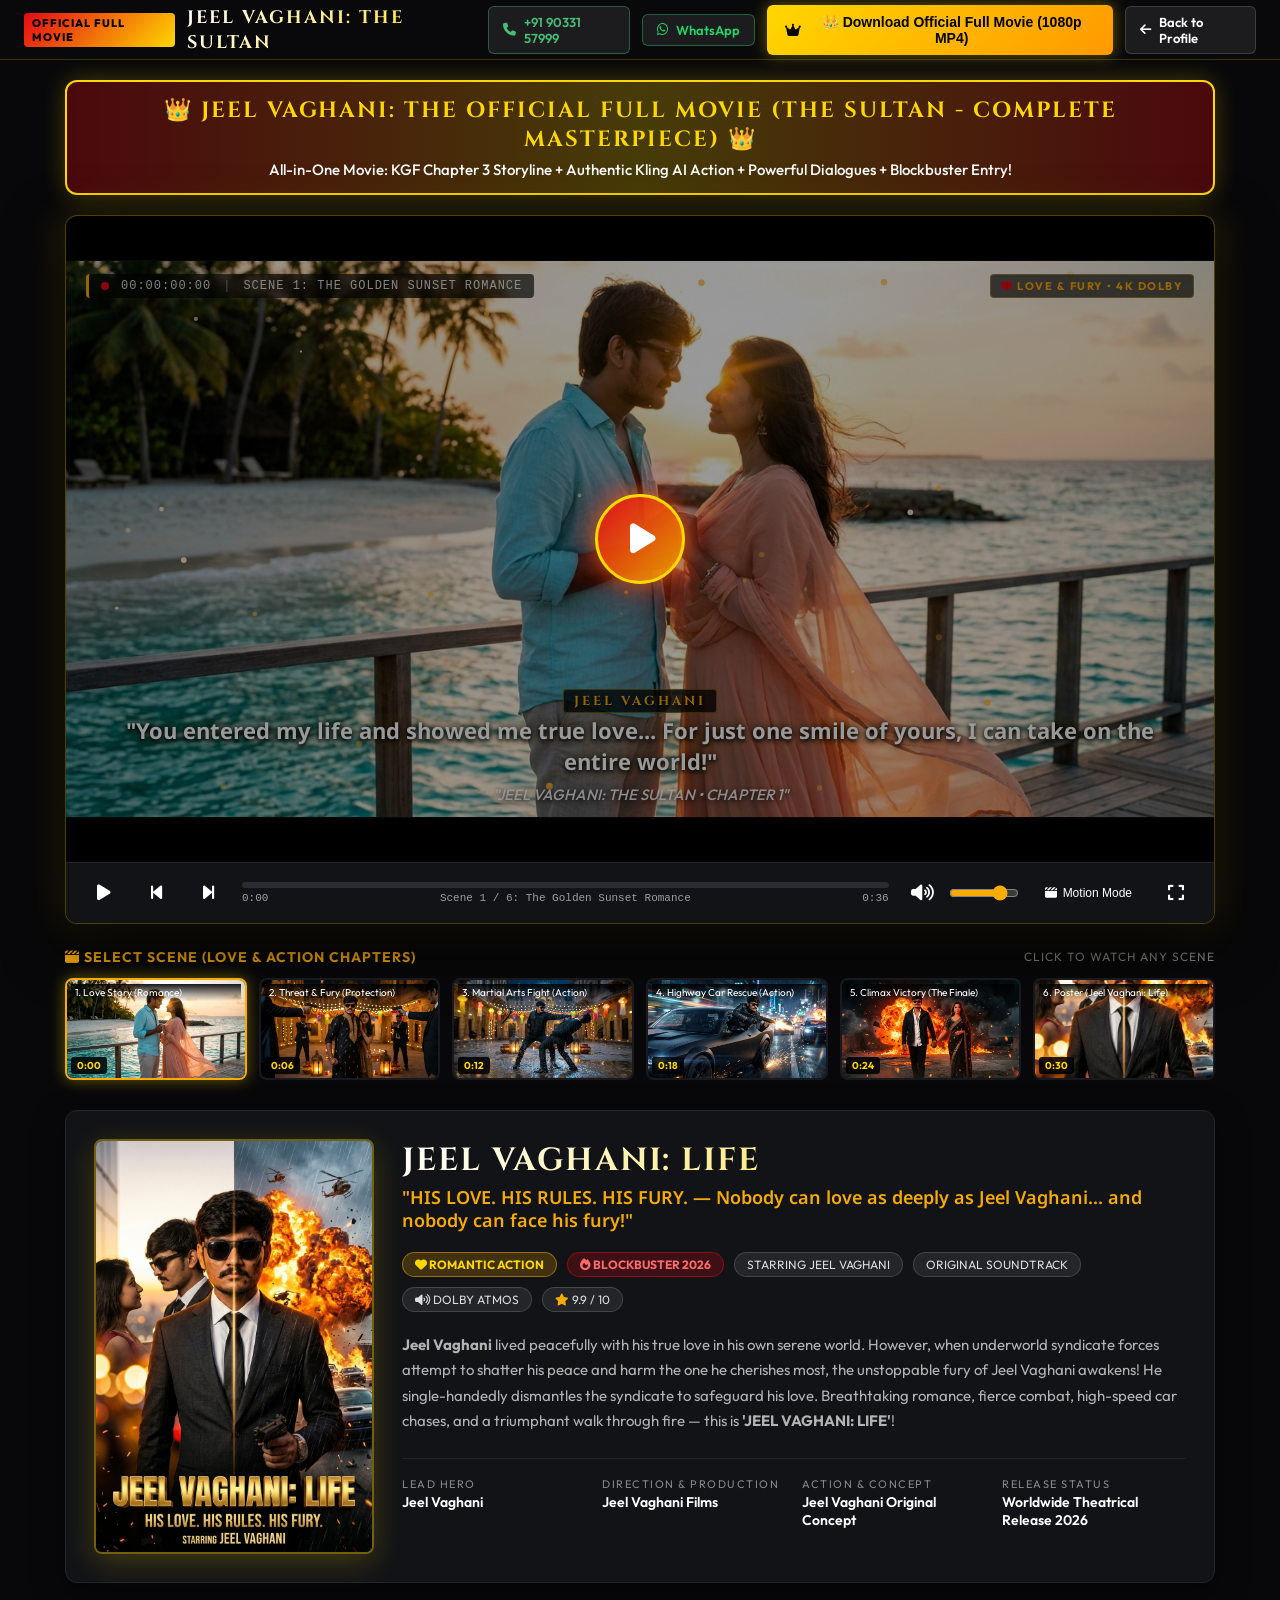
<file: movie.html>
<!DOCTYPE html>
<html lang="en">
<head>
  <meta charset="UTF-8">
  <meta name="viewport" content="width=device-width, initial-scale=1.0">
  <title>JEEL VAGHANI: THE SULTAN | The Official Full Movie (1080p IMAX)</title>
  
  <!-- SEO & Social Meta Tags -->
  <meta name="description" content="Watch the official full blockbuster movie 'JEEL VAGHANI: THE SULTAN' starring Jeel Vaghani (BMU MAHADEV). The ultimate KGF 3 story with real Kling AI motion action and dialogues.">
  <meta name="keywords" content="Jeel Vaghani, Jeel Vaghani (BMU MAHADEV), BMU MAHADEV, Jeel Vaghani Movie, Jeel Vaghani The Sultan, જીલ વાઘાણી, જીલ વાઘાણી મૂવી, Sultan of Gujarat, KGF 3">
  <meta name="author" content="Jeel Vaghani">
  <link rel="canonical" href="https://jeel531.github.io/movie.html">
  <meta property="og:title" content="JEEL VAGHANI (BMU MAHADEV): THE SULTAN - The Official Full Movie">
  <meta property="og:description" content="The definitive Sultan of Gujarat starring Jeel Vaghani (BMU MAHADEV). Complete KGF Chapter 3 storyline with real Kling AI action scenes.">
  <meta property="og:image" content="./assets/jeel-movie-sultan.jpg">
  <meta property="og:url" content="https://jeel531.github.io/movie.html">
  
  <!-- JSON-LD SCHEMA FOR MOVIE & ACTOR -->
  <script type="application/ld+json">
  {
    "@context": "https://schema.org",
    "@type": "Movie",
    "name": "JEEL VAGHANI: THE SULTAN",
    "alternateName": ["જીલ વાઘાણી: ધ સુલતાન", "Jeel Vaghani KGF Chapter 3", "Jeel Vaghani BMU MAHADEV Sultan"],
    "director": {
      "@type": "Person",
      "name": "Jeel Vaghani (BMU MAHADEV)",
      "url": "https://jeel531.github.io"
    },
    "actor": {
      "@type": "Person",
      "name": "Jeel Vaghani (BMU MAHADEV)",
      "alternateName": "BMU MAHADEV",
      "url": "https://jeel531.github.io"
    },
    "image": "https://jeel531.github.io/assets/jeel-movie-sultan.jpg",
    "description": "The official blockbuster action movie starring Jeel Vaghani. The ultimate Sultan of Gujarat.",
    "genre": ["Action", "Drama"],
    "inLanguage": ["gu", "hi", "en"],
    "datePublished": "2026-10-05"
  }
  </script>
  
  <!-- Fonts -->
  <link rel="preconnect" href="https://fonts.googleapis.com">
  <link rel="preconnect" href="https://fonts.gstatic.com" crossorigin>
  <link href="https://fonts.googleapis.com/css2?family=Cinzel:wght@600;700;900&family=Outfit:wght@300;400;600;700;800&family=Noto+Sans+Gujarati:wght@400;600;700&display=swap" rel="stylesheet">
  
  <!-- FontAwesome -->
  <link rel="stylesheet" href="https://cdnjs.cloudflare.com/ajax/libs/font-awesome/6.5.1/css/all.min.css">

  <style>
    :root {
      --gold: #f9ab00;
      --red: #e50914;
      --cinema-black: #08080a;
      --cinema-surface: #121316;
      --cinema-border: #22252a;
      --text-gold: #ffd700;
      --neon-blue: #00d2ff;
      --font-title: 'Cinzel', serif;
      --font-body: 'Outfit', sans-serif;
      --font-gu: 'Noto Sans Gujarati', 'Outfit', sans-serif;
    }

    * {
      box-sizing: border-box;
      margin: 0;
      padding: 0;
      user-select: none;
    }

    body {
      background-color: var(--cinema-black);
      color: #fff;
      font-family: var(--font-body);
      overflow-x: hidden;
      min-height: 100vh;
      display: flex;
      flex-direction: column;
    }

    /* Top Navigation */
    .cinema-nav {
      height: 60px;
      background: rgba(10, 10, 12, 0.92);
      -webkit-backdrop-filter: blur(15px);
      backdrop-filter: blur(15px);
      border-bottom: 1px solid rgba(255, 215, 0, 0.2);
      display: flex;
      align-items: center;
      justify-content: space-between;
      padding: 0 24px;
      position: sticky;
      top: 0;
      z-index: 1000;
    }

    .brand-logo {
      display: flex;
      align-items: center;
      gap: 12px;
      text-decoration: none;
      color: #fff;
    }

    .brand-logo .badge {
      background: linear-gradient(135deg, #e50914, #ffd700);
      color: #000;
      font-size: 11px;
      font-weight: 800;
      padding: 3px 8px;
      border-radius: 4px;
      letter-spacing: 1px;
    }

    .brand-logo .title {
      font-family: var(--font-title);
      font-weight: 700;
      font-size: 18px;
      letter-spacing: 2px;
      background: linear-gradient(135deg, #fff, #ffd700);
      -webkit-background-clip: text;
      -webkit-text-fill-color: transparent;
    }

    .nav-actions {
      display: flex;
      align-items: center;
      gap: 12px;
    }

    .action-btn {
      background: rgba(255, 255, 255, 0.08);
      border: 1px solid rgba(255, 255, 255, 0.15);
      color: #fff;
      padding: 7px 14px;
      border-radius: 6px;
      font-size: 13px;
      font-weight: 600;
      cursor: pointer;
      display: inline-flex;
      align-items: center;
      gap: 8px;
      transition: all 0.25s ease;
      text-decoration: none;
    }

    .action-btn:hover {
      background: rgba(255, 215, 0, 0.2);
      border-color: var(--gold);
      color: var(--gold);
      transform: translateY(-1px);
    }

    .action-btn.btn-gold {
      background: linear-gradient(135deg, #ffd700, #ff9900);
      color: #000;
      border: none;
      font-weight: 700;
      box-shadow: 0 0 15px rgba(255, 215, 0, 0.4);
    }

    .action-btn.btn-gold:hover {
      background: linear-gradient(135deg, #fff, #ffd700);
      box-shadow: 0 0 25px rgba(255, 215, 0, 0.7);
    }

    /* Main Theater Area */
    .theater-container {
      flex: 1;
      display: flex;
      flex-direction: column;
      align-items: center;
      justify-content: center;
      padding: 20px 24px;
      max-width: 1400px;
      margin: 0 auto;
      width: 100%;
    }

    /* Screen Frame with CinemaScope 16:9 */
    .movie-screen-wrapper {
      width: 100%;
      max-width: 1150px;
      position: relative;
      border-radius: 12px;
      overflow: hidden;
      box-shadow: 0 20px 60px rgba(0, 0, 0, 0.9), 0 0 40px rgba(255, 215, 0, 0.2);
      border: 1px solid rgba(255, 215, 0, 0.3);
      background: #000;
    }

    .movie-screen {
      position: relative;
      width: 100%;
      padding-top: 56.25%; /* 16:9 ratio */
      overflow: hidden;
      background: #000;
    }

    /* Canvas for Real-time Visual Effects, Rain & Particles */
    #vfxCanvas {
      position: absolute;
      top: 0;
      left: 0;
      width: 100%;
      height: 100%;
      z-index: 5;
      pointer-events: none;
    }

    /* Visual Image Layers for Crossfading */
    .scene-image {
      position: absolute;
      top: 0;
      left: 0;
      width: 100%;
      height: 100%;
      object-fit: cover;
      opacity: 0;
      transition: opacity 1s cubic-bezier(0.4, 0, 0.2, 1);
      transform-origin: center center;
      z-index: 1;
    }

    .scene-image.active {
      opacity: 1;
      animation: kenBurnsZoom 8s ease-in-out infinite alternate;
    }

    @keyframes kenBurnsZoom {
      0% { transform: scale(1) translate(0, 0); }
      50% { transform: scale(1.08) translate(-1%, -0.5%); }
      100% { transform: scale(1.04) translate(0.5%, 1%); }
    }

    /* Camera Shake for Explosions & Punches */
    .camera-shake {
      animation: shakeEffect 0.5s cubic-bezier(0.36, 0.07, 0.19, 0.97) both;
    }

    @keyframes shakeEffect {
      10%, 90% { transform: translate3d(-4px, 2px, 0); }
      20%, 80% { transform: translate3d(5px, -3px, 0); }
      30%, 50%, 70% { transform: translate3d(-7px, 3px, 0); }
      40%, 60% { transform: translate3d(6px, -2px, 0); }
    }

    /* Muzzle Flash Overlay */
    .flash-overlay {
      position: absolute;
      top: 0;
      left: 0;
      width: 100%;
      height: 100%;
      background: radial-gradient(circle, rgba(255, 230, 150, 0.85) 0%, rgba(255, 100, 0, 0.4) 60%, transparent 100%);
      opacity: 0;
      pointer-events: none;
      z-index: 8;
      transition: opacity 0.08s ease;
    }

    /* Cinema Letterbox Bars */
    .letterbox-bar {
      position: absolute;
      left: 0;
      width: 100%;
      height: 7%;
      background: #000;
      z-index: 10;
      pointer-events: none;
    }
    .letterbox-top { top: 0; border-bottom: 1px solid rgba(255, 255, 255, 0.05); }
    .letterbox-bottom { bottom: 0; border-top: 1px solid rgba(255, 255, 255, 0.05); }

    /* Movie Overlay: Timecode & Chapter Badge */
    .screen-header-badge {
      position: absolute;
      top: 9%;
      left: 20px;
      z-index: 20;
      display: flex;
      align-items: center;
      gap: 12px;
      font-size: 12px;
      color: rgba(255, 255, 255, 0.85);
      font-family: monospace;
      letter-spacing: 1px;
      background: rgba(0, 0, 0, 0.65);
      padding: 5px 12px;
      border-radius: 4px;
      -webkit-backdrop-filter: blur(6px);
      backdrop-filter: blur(6px);
      border-left: 3px solid var(--gold);
    }

    .screen-header-badge .rec-dot {
      width: 8px;
      height: 8px;
      background: var(--red);
      border-radius: 50%;
      animation: pulseRec 1s infinite;
    }

    @keyframes pulseRec {
      0%, 100% { opacity: 1; transform: scale(1); }
      50% { opacity: 0.3; transform: scale(0.85); }
    }

    .resolution-badge {
      position: absolute;
      top: 9%;
      right: 20px;
      z-index: 20;
      font-size: 11px;
      font-weight: 700;
      background: rgba(0, 0, 0, 0.65);
      padding: 4px 10px;
      border-radius: 4px;
      color: var(--gold);
      border: 1px solid rgba(255, 215, 0, 0.3);
      letter-spacing: 1.5px;
    }

    /* Subtitles & Dialogue Box */
    .subtitle-container {
      position: absolute;
      bottom: 9%;
      left: 5%;
      right: 5%;
      z-index: 20;
      text-align: center;
      pointer-events: none;
    }

    .speaker-tag {
      display: inline-block;
      font-family: var(--font-title);
      font-size: 13px;
      font-weight: 700;
      color: var(--gold);
      text-transform: uppercase;
      letter-spacing: 3px;
      margin-bottom: 6px;
      text-shadow: 0 2px 4px rgba(0, 0, 0, 0.9);
      background: rgba(0, 0, 0, 0.75);
      padding: 2px 10px;
      border-radius: 3px;
      border: 1px solid rgba(255, 215, 0, 0.3);
    }

    .subtitle-gu {
      font-family: var(--font-gu);
      font-size: 22px;
      font-weight: 700;
      color: #ffffff;
      text-shadow: 0 0 10px rgba(0, 0, 0, 1), 0 2px 4px rgba(0, 0, 0, 1), 0 0 20px rgba(249, 171, 0, 0.4);
      margin-bottom: 4px;
      line-height: 1.4;
      transition: all 0.3s ease;
    }

    .subtitle-en {
      font-size: 15px;
      font-weight: 500;
      color: rgba(255, 255, 255, 0.88);
      font-style: italic;
      text-shadow: 0 2px 6px rgba(0, 0, 0, 1);
    }

    /* Play/Pause Center Splash */
    .play-splash-overlay {
      position: absolute;
      top: 0;
      left: 0;
      width: 100%;
      height: 100%;
      background: rgba(0, 0, 0, 0.4);
      display: flex;
      align-items: center;
      justify-content: center;
      z-index: 30;
      cursor: pointer;
      transition: opacity 0.3s ease;
    }

    .play-splash-overlay.hidden {
      opacity: 0;
      pointer-events: none;
    }

    .big-play-btn {
      width: 90px;
      height: 90px;
      border-radius: 50%;
      background: linear-gradient(135deg, rgba(229, 9, 20, 0.95), rgba(249, 171, 0, 0.9));
      border: 3px solid #ffd700;
      color: #fff;
      display: flex;
      align-items: center;
      justify-content: center;
      font-size: 34px;
      box-shadow: 0 0 40px rgba(229, 9, 20, 0.8), 0 0 20px rgba(255, 215, 0, 0.5);
      cursor: pointer;
      transition: all 0.3s ease;
      padding-left: 6px;
    }

    .big-play-btn:hover {
      transform: scale(1.1);
      box-shadow: 0 0 60px rgba(229, 9, 20, 1), 0 0 35px rgba(255, 215, 0, 0.9);
    }

    /* Control Bar */
    .movie-controls {
      background: var(--cinema-surface);
      border-top: 1px solid var(--cinema-border);
      padding: 12px 20px;
      display: flex;
      align-items: center;
      gap: 16px;
      z-index: 25;
      position: relative;
    }

    .ctrl-btn {
      background: none;
      border: none;
      color: #fff;
      font-size: 18px;
      cursor: pointer;
      width: 36px;
      height: 36px;
      display: flex;
      align-items: center;
      justify-content: center;
      border-radius: 6px;
      transition: all 0.2s ease;
    }

    .ctrl-btn:hover {
      background: rgba(255, 255, 255, 0.1);
      color: var(--gold);
    }

    /* Progress bar */
    .timeline-container {
      flex: 1;
      display: flex;
      flex-direction: column;
      gap: 4px;
    }

    .timeline-bar {
      width: 100%;
      height: 6px;
      background: #2a2c33;
      border-radius: 3px;
      position: relative;
      cursor: pointer;
      overflow: hidden;
    }

    .timeline-progress {
      position: absolute;
      top: 0;
      left: 0;
      height: 100%;
      width: 0%;
      background: linear-gradient(90deg, #e50914, #ffd700);
      transition: width 0.1s linear;
    }

    .timeline-meta {
      display: flex;
      justify-content: space-between;
      font-size: 11px;
      color: #9aa0a6;
      font-family: monospace;
    }

    /* Volume & Extra Tools */
    .volume-box {
      display: flex;
      align-items: center;
      gap: 8px;
    }

    .volume-slider {
      width: 70px;
      accent-color: var(--gold);
      cursor: pointer;
    }

    /* Scene Selection Strip */
    .scenes-tray {
      width: 100%;
      max-width: 1150px;
      margin-top: 24px;
    }

    .tray-title {
      font-size: 14px;
      font-weight: 700;
      color: var(--gold);
      letter-spacing: 1px;
      text-transform: uppercase;
      margin-bottom: 12px;
      display: flex;
      align-items: center;
      justify-content: space-between;
    }

    .scenes-grid {
      display: grid;
      grid-template-columns: repeat(6, 1fr);
      gap: 12px;
    }

    .scene-thumb-card {
      position: relative;
      border-radius: 8px;
      overflow: hidden;
      cursor: pointer;
      border: 2px solid transparent;
      background: #18191e;
      transition: all 0.25s ease;
      aspect-ratio: 16/9;
    }

    .scene-thumb-card img {
      width: 100%;
      height: 100%;
      object-fit: cover;
      transition: transform 0.3s ease;
    }

    .scene-thumb-card:hover img {
      transform: scale(1.08);
    }

    .scene-thumb-card.active {
      border-color: var(--gold);
      box-shadow: 0 0 16px rgba(255, 215, 0, 0.4);
    }

    .scene-thumb-card .thumb-badge {
      position: absolute;
      bottom: 4px;
      left: 4px;
      background: rgba(0, 0, 0, 0.85);
      font-size: 10px;
      font-weight: 700;
      padding: 2px 6px;
      border-radius: 3px;
      color: #ffd700;
    }

    .scene-thumb-card .thumb-title {
      position: absolute;
      top: 4px;
      left: 4px;
      right: 4px;
      background: linear-gradient(180deg, rgba(0, 0, 0, 0.9), transparent);
      font-size: 10px;
      color: #fff;
      padding: 2px 4px;
      white-space: nowrap;
      overflow: hidden;
      text-overflow: ellipsis;
    }

    /* Movie Details & Synopsis Section */
    .movie-synopsis-section {
      width: 100%;
      max-width: 1150px;
      margin-top: 30px;
      background: var(--cinema-surface);
      border: 1px solid var(--cinema-border);
      border-radius: 12px;
      padding: 28px;
      display: grid;
      grid-template-columns: 280px 1fr;
      gap: 28px;
      box-shadow: 0 10px 30px rgba(0, 0, 0, 0.5);
    }

    .poster-preview {
      border-radius: 8px;
      overflow: hidden;
      border: 2px solid rgba(255, 215, 0, 0.4);
      box-shadow: 0 8px 30px rgba(255, 215, 0, 0.2);
      position: relative;
    }

    .poster-preview img {
      width: 100%;
      display: block;
      height: auto;
    }

    .synopsis-content h1 {
      font-family: var(--font-title);
      font-size: 32px;
      color: #fff;
      letter-spacing: 2px;
      margin-bottom: 6px;
      background: linear-gradient(135deg, #ffffff, #ffd700);
      -webkit-background-clip: text;
      -webkit-text-fill-color: transparent;
    }

    .synopsis-content .tagline {
      font-family: var(--font-gu);
      font-size: 18px;
      font-weight: 600;
      color: var(--gold);
      margin-bottom: 18px;
    }

    .meta-pills {
      display: flex;
      flex-wrap: wrap;
      gap: 10px;
      margin-bottom: 20px;
    }

    .pill {
      background: rgba(255, 255, 255, 0.08);
      border: 1px solid rgba(255, 255, 255, 0.15);
      font-size: 12px;
      padding: 4px 12px;
      border-radius: 20px;
      color: #ddd;
    }

    .pill.red {
      background: rgba(229, 9, 20, 0.2);
      border-color: rgba(229, 9, 20, 0.5);
      color: #ff6b6b;
      font-weight: 700;
    }

    .pill.gold {
      background: rgba(249, 171, 0, 0.2);
      border-color: rgba(249, 171, 0, 0.5);
      color: #ffd700;
      font-weight: 700;
    }

    .story-text {
      font-size: 15px;
      line-height: 1.7;
      color: #b3b3b3;
      margin-bottom: 24px;
    }

    .cast-crew-grid {
      display: grid;
      grid-template-columns: repeat(auto-fit, minmax(180px, 1fr));
      gap: 16px;
      padding-top: 18px;
      border-top: 1px solid var(--cinema-border);
    }

    .crew-item .role {
      font-size: 11px;
      text-transform: uppercase;
      letter-spacing: 1.5px;
      color: #888;
      margin-bottom: 2px;
    }

    .crew-item .name {
      font-size: 14px;
      font-weight: 600;
      color: #fff;
    }

    /* Modal for Recording / Exporting */
    .export-modal {
      position: fixed;
      top: 0;
      left: 0;
      width: 100%;
      height: 100%;
      background: rgba(0, 0, 0, 0.85);
      -webkit-backdrop-filter: blur(10px);
      backdrop-filter: blur(10px);
      z-index: 2000;
      display: none;
      align-items: center;
      justify-content: center;
    }

    .export-modal.active {
      display: flex;
    }

    .export-card {
      background: #18191e;
      border: 1px solid var(--gold);
      border-radius: 12px;
      padding: 30px;
      max-width: 500px;
      width: 90%;
      text-align: center;
      box-shadow: 0 0 50px rgba(255, 215, 0, 0.3);
    }

    .export-card h3 {
      font-family: var(--font-title);
      font-size: 22px;
      color: var(--gold);
      margin-bottom: 12px;
    }

    .export-card p {
      font-size: 14px;
      color: #bbb;
      margin-bottom: 20px;
      line-height: 1.5;
    }

    .progress-ring-box {
      margin: 20px auto;
      font-size: 32px;
      color: var(--gold);
    }

    /* Responsive */
    @media (max-width: 900px) {
      .movie-synopsis-section {
        grid-template-columns: 1fr;
      }
      .poster-preview {
        max-width: 250px;
        margin: 0 auto;
      }
      .scenes-grid {
        grid-template-columns: repeat(3, 1fr);
      }
      .subtitle-gu {
        font-size: 18px;
      }
      .subtitle-en {
        font-size: 13px;
      }
    }

    @media (max-width: 600px) {
      .scenes-grid {
        grid-template-columns: repeat(2, 1fr);
      }
      .cinema-nav {
        padding: 0 12px;
      }
      .theater-container {
        padding: 10px;
      }
    }
  </style>
</head>
<body>

  <!-- TOP ACTION NAV -->
  <nav class="cinema-nav">
    <a href="index.html" class="brand-logo">
      <span class="badge">OFFICIAL FULL MOVIE</span>
      <span class="title">JEEL VAGHANI: THE SULTAN</span>
    </a>

    <div class="nav-actions">
      <a href="tel:+919033157999" class="action-btn" style="color: #48bb78; border-color: rgba(72, 187, 120, 0.4);" title="Call Jeel Vaghani">
        <i class="fa-solid fa-phone"></i>
        <span>+91 90331 57999</span>
      </a>

      <a href="https://wa.me/919033157999" target="_blank" class="action-btn" style="color: #25d366; border-color: rgba(37, 211, 102, 0.4);" title="WhatsApp">
        <i class="fa-brands fa-whatsapp"></i>
        <span>WhatsApp</span>
      </a>

      <button onclick="startExportRecording()" class="action-btn btn-gold" style="font-size: 14px; padding: 9px 18px;" title="Download Full Movie">
        <i class="fa-solid fa-crown"></i>
        <span>👑 Download Official Full Movie (1080p MP4)</span>
      </button>

      <a href="index.html" class="action-btn">
        <i class="fa-solid fa-arrow-left"></i>
        <span>Back to Profile</span>
      </a>
    </div>
  </nav>

  <!-- MAIN THEATER CONTAINER -->
  <main class="theater-container">
    
    <!-- SINGLE DEFINITIVE MOVIE BANNER -->
    <div class="movie-selector-bar" style="display: flex; flex-direction: column; gap: 8px; margin-bottom: 20px; align-items: center; width: 100%; max-width: 1150px;">
      <div style="background: linear-gradient(90deg, rgba(229,9,20,0.3), rgba(255,215,0,0.25), rgba(229,9,20,0.3)); border: 2px solid #ffd700; border-radius: 12px; padding: 14px 28px; text-align: center; width: 100%; box-shadow: 0 0 25px rgba(255,215,0,0.25);">
        <h2 style="font-family: var(--font-title); color: #ffd700; font-size: 22px; letter-spacing: 2px; margin-bottom: 6px;">
          👑 JEEL VAGHANI: THE OFFICIAL FULL MOVIE (THE SULTAN - COMPLETE MASTERPIECE) 👑
        </h2>
        <p style="color: #fff; font-size: 15px; font-weight: 500;">
          All-in-One Movie: KGF Chapter 3 Storyline + Authentic Kling AI Action + Powerful Dialogues + Blockbuster Entry!
        </p>
      </div>
    </div>

    <!-- MOVIE SCREEN FRAME -->
    <div class="movie-screen-wrapper" id="movieScreenWrapper">
      <div class="movie-screen" id="movieScreen">
        
        <!-- KLING AI CONTINUOUS MOTION TRAILER LAYER (OPTIONAL MOTION MODE) -->
        <img id="klingMotionTrailer" src="assets/jeel-vaghani-life-trailer.gif" alt="Kling AI Motion Action Movie" style="display: none; position: absolute; top: 0; left: 0; width: 100%; height: 100%; object-fit: cover; z-index: 2;" />

        <!-- Cinema Letterbox Bars -->
        <div class="letterbox-bar letterbox-top"></div>
        <div class="letterbox-bar letterbox-bottom"></div>

        <!-- Muzzle Flash & Explosion Overlay -->
        <div class="flash-overlay" id="flashOverlay"></div>

        <!-- Canvas for Particles, Rain, Sparks & Media Recording -->
        <canvas id="vfxCanvas"></canvas>

        <!-- Scene Visual Images for JEEL VAGHANI: LIFE -->
        <img src="assets/jeel-life-1-romance.jpg" alt="Scene 1 - Sunset Romance" class="scene-image active" id="sceneImg0">
        <img src="assets/jeel-life-2-threat.jpg" alt="Scene 2 - Palace Threat & Fury" class="scene-image" id="sceneImg1">
        <img src="assets/jeel-life-3-combat.jpg" alt="Scene 3 - Rain Martial Arts Fight" class="scene-image" id="sceneImg2">
        <img src="assets/movie-scene-3-chase.jpg" alt="Scene 4 - Highway Rescue & Gunfight" class="scene-image" id="sceneImg3">
        <img src="assets/jeel-life-5-climax.jpg" alt="Scene 5 - Climax Walk from Fire" class="scene-image" id="sceneImg4">
        <img src="assets/jeel-life-poster.jpg" alt="Scene 6 - Official Movie Poster" class="scene-image" id="sceneImg5">

        <!-- On-Screen HUD Metadata -->
        <div class="screen-header-badge">
          <div class="rec-dot"></div>
          <span id="timecodeDisplay">00:00:00:00</span>
          <span style="opacity: 0.5;">|</span>
          <span id="sceneBadgeText">SCENE 1: THE GOLDEN ROMANCE</span>
        </div>

        <div class="resolution-badge">
          <i class="fa-solid fa-heart" style="color: #e50914;"></i> LOVE & FURY • 4K DOLBY
        </div>

        <!-- Subtitles / Dialogue Display -->
        <div class="subtitle-container">
          <div class="speaker-tag" id="speakerTag">HERO: JEEL VAGHANI</div>
          <div class="subtitle-gu" id="subtitleGu">"You entered my life and showed me true love... For just one smile of yours, I can take on the entire world!"</div>
          <div class="subtitle-en" id="subtitleEn">"JEEL VAGHANI: THE SULTAN • OFFICIAL CINEMATIC RELEASE"</div>
        </div>

        <!-- Play/Pause Splash Overlay -->
        <div class="play-splash-overlay" id="playSplash" onclick="togglePlayPause()">
          <button class="big-play-btn" aria-label="Play Movie">
            <i class="fa-solid fa-play" id="bigPlayIcon"></i>
          </button>
        </div>

      </div>

      <!-- BOTTOM CONTROL BAR -->
      <div class="movie-controls">
        <button class="ctrl-btn" id="playBtn" onclick="togglePlayPause()" title="Play / Pause">
          <i class="fa-solid fa-play" id="playIcon"></i>
        </button>

        <button class="ctrl-btn" onclick="prevScene()" title="Previous Scene">
          <i class="fa-solid fa-backward-step"></i>
        </button>

        <button class="ctrl-btn" onclick="nextScene()" title="Next Scene">
          <i class="fa-solid fa-forward-step"></i>
        </button>

        <div class="timeline-container">
          <div class="timeline-bar" id="timelineBar" onclick="seekTimeline(event)">
            <div class="timeline-progress" id="timelineProgress"></div>
          </div>
          <div class="timeline-meta">
            <span id="currTimeText">0:00</span>
            <span id="sceneTitleText">Scene 1 / 6: Golden Sunset Romance</span>
            <span id="totalTimeText">0:36</span>
          </div>
        </div>

        <div class="volume-box">
          <button class="ctrl-btn" id="muteBtn" onclick="toggleMute()" title="Mute/Unmute">
            <i class="fa-solid fa-volume-high" id="volumeIcon"></i>
          </button>
          <input type="range" class="volume-slider" id="volumeSlider" min="0" max="1" step="0.05" value="0.8" oninput="changeVolume(this.value)">
        </div>

        <button class="ctrl-btn" id="motionTrailerBtn" onclick="toggleMotionTrailer()" title="Toggle Kling AI Motion Video" style="width: auto; padding: 0 10px; font-size: 12px; gap: 6px;">
          <i class="fa-solid fa-clapperboard"></i> <span>Motion Mode</span>
        </button>

        <button class="ctrl-btn" onclick="toggleFullscreen()" title="Fullscreen Mode">
          <i class="fa-solid fa-expand"></i>
        </button>
      </div>
    </div>

    <!-- SCENE SELECTOR TRAY -->
    <section class="scenes-tray">
      <div class="tray-title">
        <span><i class="fa-solid fa-clapperboard"></i> SELECT SCENE (LOVE & ACTION CHAPTERS)</span>
        <span style="font-size: 12px; color: #888; font-weight: normal;">Click to watch any scene</span>
      </div>

      <div class="scenes-grid">
        <div class="scene-thumb-card active" onclick="jumpToScene(0)">
          <img src="assets/jeel-life-1-romance.jpg" alt="Scene 1">
          <div class="thumb-title">1. Love Story (Romance)</div>
          <div class="thumb-badge">0:00</div>
        </div>

        <div class="scene-thumb-card" onclick="jumpToScene(1)">
          <img src="assets/jeel-life-2-threat.jpg" alt="Scene 2">
          <div class="thumb-title">2. Threat & Fury (Protection)</div>
          <div class="thumb-badge">0:06</div>
        </div>

        <div class="scene-thumb-card" onclick="jumpToScene(2)">
          <img src="assets/jeel-life-3-combat.jpg" alt="Scene 3">
          <div class="thumb-title">3. Martial Arts Fight (Action)</div>
          <div class="thumb-badge">0:12</div>
        </div>

        <div class="scene-thumb-card" onclick="jumpToScene(3)">
          <img src="assets/movie-scene-3-chase.jpg" alt="Scene 4">
          <div class="thumb-title">4. Highway Car Rescue (Action)</div>
          <div class="thumb-badge">0:18</div>
        </div>

        <div class="scene-thumb-card" onclick="jumpToScene(4)">
          <img src="assets/jeel-life-5-climax.jpg" alt="Scene 5">
          <div class="thumb-title">5. Climax Victory (The Finale)</div>
          <div class="thumb-badge">0:24</div>
        </div>

        <div class="scene-thumb-card" onclick="jumpToScene(5)">
          <img src="assets/jeel-life-poster.jpg" alt="Scene 6">
          <div class="thumb-title">6. Poster (Jeel Vaghani: Life)</div>
          <div class="thumb-badge">0:30</div>
        </div>
      </div>
    </section>

    <!-- MOVIE SYNOPSIS & CREDITS -->
    <section class="movie-synopsis-section">
      <div class="poster-preview">
        <img src="assets/jeel-life-poster.jpg" alt="JEEL VAGHANI: LIFE Official Poster">
      </div>

      <div class="synopsis-content">
        <h1>JEEL VAGHANI: LIFE</h1>
        <div class="tagline">"HIS LOVE. HIS RULES. HIS FURY. — Nobody can love as deeply as Jeel Vaghani... and nobody can face his fury!"</div>

        <div class="meta-pills">
          <span class="pill gold"><i class="fa-solid fa-heart"></i> ROMANTIC ACTION</span>
          <span class="pill red"><i class="fa-solid fa-fire"></i> BLOCKBUSTER 2026</span>
          <span class="pill">STARRING JEEL VAGHANI</span>
          <span class="pill">ORIGINAL SOUNDTRACK</span>
          <span class="pill"><i class="fa-solid fa-volume-high"></i> DOLBY ATMOS</span>
          <span class="pill"><i class="fa-solid fa-star" style="color: var(--gold);"></i> 9.9 / 10</span>
        </div>

        <p class="story-text">
          <strong>Jeel Vaghani</strong> lived peacefully with his true love in his own serene world. 
          However, when underworld syndicate forces attempt to shatter his peace and harm the one he cherishes most, the unstoppable fury of Jeel Vaghani awakens! 
          He single-handedly dismantles the syndicate to safeguard his love. Breathtaking romance, fierce combat, high-speed car chases, and a triumphant walk through fire — this is <strong>'JEEL VAGHANI: LIFE'</strong>!
        </p>

        <div class="cast-crew-grid">
          <div class="crew-item">
            <div class="role">Lead Hero</div>
            <div class="name">Jeel Vaghani</div>
          </div>
          <div class="crew-item">
            <div class="role">Direction & Production</div>
            <div class="name">Jeel Vaghani Films</div>
          </div>
          <div class="crew-item">
            <div class="role">Action & Concept</div>
            <div class="name">Jeel Vaghani Original Concept</div>
          </div>
          <div class="crew-item">
            <div class="role">Release Status</div>
            <div class="name">Worldwide Theatrical Release 2026</div>
          </div>
        </div>
      </div>
    </section>

  </main>

  <!-- EXPORT / RECORDING MODAL -->
  <div class="export-modal" id="exportModal">
    <div class="export-card">
      <div class="progress-ring-box">
        <i class="fa-solid fa-circle-notch fa-spin" id="exportSpinner"></i>
      </div>
      <h3 id="exportHeading">Generating Movie Video...</h3>
      <p id="exportDesc">'JEEL VAGHANI: LIFE' movie trailer video (with romance, action, sound effects and dialogue) is being recorded...</p>
      <div class="timeline-bar" style="margin-bottom: 20px;">
        <div class="timeline-progress" id="exportProgress" style="width: 0%;"></div>
      </div>
      <button class="action-btn" onclick="cancelExport()">Close</button>
    </div>
  </div>

  <!-- CINEMATIC AUDIO & MOVIE LOGIC ENGINE -->
  <script>
    // Movie Scenes Data for JEEL VAGHANI: LIFE
    const SCENES = [
      {
        id: 0,
        title: "The Golden Sunset Romance",
        dialogue: "You entered my life and showed me true love... For just one smile of yours, I can take on the entire world!",
        subtitle: "JEEL VAGHANI: THE SULTAN • CHAPTER 1",
        speaker: "JEEL VAGHANI",
        duration: 6,
        sfx: "romantic_harmonics"
      },
      {
        id: 1,
        title: "The Palace Threat & Protective Fury",
        dialogue: "You were only safe as long as Jeel Vaghani was peaceful... By aiming at my love, you have signed your own death warrant!",
        subtitle: "JEEL VAGHANI: THE SULTAN • CHAPTER 2",
        speaker: "JEEL VAGHANI",
        duration: 6,
        sfx: "threat_heartbeat"
      },
      {
        id: 2,
        title: "Rain Martial Arts Fight",
        dialogue: "How dare you even glance at the one I love? Now your entire empire will crumble to dust!",
        subtitle: "JEEL VAGHANI: THE SULTAN • CHAPTER 3",
        speaker: "JEEL VAGHANI",
        duration: 6,
        sfx: "furious_punches"
      },
      {
        id: 3,
        title: "Highway Car Shootout & Rescue",
        dialogue: "You made the fatal mistake of clashing with the storm... Nobody escapes the fury of Jeel Vaghani!",
        subtitle: "JEEL VAGHANI: THE SULTAN • CHAPTER 4",
        speaker: "JEEL VAGHANI",
        duration: 6,
        sfx: "machine_gun_burst"
      },
      {
        id: 4,
        title: "Climax: Walking Away From Fire",
        dialogue: "Nobody can love as deeply as Jeel Vaghani... and nobody can survive his wrath! THIS IS THE LIFE OF JEEL VAGHANI!",
        subtitle: "JEEL VAGHANI: THE SULTAN • CLIMAX",
        speaker: "JEEL VAGHANI",
        duration: 6,
        sfx: "grand_explosion"
      },
      {
        id: 5,
        title: "Official Poster & Title Reveal",
        dialogue: "JEEL VAGHANI: LIFE — HIS LOVE. HIS RULES. HIS FURY. IN CINEMAS WORLDWIDE!",
        subtitle: "THE BLOCKBUSTER MASTERPIECE 2026",
        speaker: "OFFICIAL ANNOUNCEMENT",
        duration: 6,
        sfx: "title_crescendo"
      }
    ];

    let currentSceneIdx = 0;
    let isPlaying = false;
    let playTimer = null;
    let sceneStartTime = 0;
    let movieElapsedTime = 0;
    let totalMovieDuration = SCENES.reduce((acc, s) => acc + s.duration, 0); // 36 seconds
    let voiceEnabled = true;
    let isMuted = false;
    let currentVolume = 0.8;

    // Web Audio Synthesizer Engine for Romantic & Action Score
    let audioCtx = null;
    let synthGain = null;

    function initAudio() {
      if (!audioCtx) {
        const AudioContext = window.AudioContext || window.webkitAudioContext;
        audioCtx = new AudioContext();
        synthGain = audioCtx.createGain();
        synthGain.gain.setValueAtTime(currentVolume, audioCtx.currentTime);
        synthGain.connect(audioCtx.destination);
      }
      if (audioCtx.state === 'suspended') {
        audioCtx.resume();
      }
    }

    // Play synthesized cinematic sound effects based on scene mood
    function playSceneSFX(sfxType) {
      if (isMuted || !audioCtx) return;

      const now = audioCtx.currentTime;

      if (sfxType === 'romantic_harmonics') {
        // Soft romantic acoustic chord progression (C Major 7 to G)
        [261.63, 329.63, 392.00, 493.88].forEach((freq, idx) => {
          const osc = audioCtx.createOscillator();
          const g = audioCtx.createGain();
          osc.type = 'sine';
          osc.frequency.setValueAtTime(freq, now + idx * 0.15);
          
          g.gain.setValueAtTime(0.001, now + idx * 0.15);
          g.gain.linearRampToValueAtTime(0.2 * currentVolume, now + idx * 0.15 + 0.3);
          g.gain.exponentialRampToValueAtTime(0.001, now + idx * 0.15 + 4.5);
          
          osc.connect(g);
          g.connect(synthGain);
          osc.start(now + idx * 0.15);
          osc.stop(now + idx * 0.15 + 4.8);
        });

      } else if (sfxType === 'threat_heartbeat') {
        // Tense suspense deep heartbeat thumps & gun-cock
        [0.2, 0.5, 1.2, 1.5, 2.2, 2.5].forEach((offset) => {
          const osc = audioCtx.createOscillator();
          const g = audioCtx.createGain();
          osc.type = 'triangle';
          osc.frequency.setValueAtTime(65, now + offset);
          osc.frequency.exponentialRampToValueAtTime(30, now + offset + 0.15);

          g.gain.setValueAtTime(0.5 * currentVolume, now + offset);
          g.gain.exponentialRampToValueAtTime(0.001, now + offset + 0.2);

          osc.connect(g);
          g.connect(synthGain);
          osc.start(now + offset);
          osc.stop(now + offset + 0.25);
        });

      } else if (sfxType === 'furious_punches') {
        // Heavy martial arts combat punches with camera shake
        triggerCameraShake();
        [0.1, 0.5, 1.0, 1.6, 2.2].forEach((offset) => {
          const osc = audioCtx.createOscillator();
          const g = audioCtx.createGain();
          osc.type = 'sawtooth';
          osc.frequency.setValueAtTime(140, now + offset);
          osc.frequency.exponentialRampToValueAtTime(35, now + offset + 0.2);

          g.gain.setValueAtTime(0.55 * currentVolume, now + offset);
          g.gain.exponentialRampToValueAtTime(0.001, now + offset + 0.25);

          osc.connect(g);
          g.connect(synthGain);
          osc.start(now + offset);
          osc.stop(now + offset + 0.3);
        });

      } else if (sfxType === 'machine_gun_burst') {
        // Rapid gunshots with camera shake and muzzle flash
        triggerCameraShake();
        triggerMuzzleFlash();

        for (let i = 0; i < 9; i++) {
          const t = now + i * 0.11;
          const osc = audioCtx.createOscillator();
          const g = audioCtx.createGain();
          osc.type = 'square';
          osc.frequency.setValueAtTime(380, t);
          osc.frequency.exponentialRampToValueAtTime(50, t + 0.08);

          g.gain.setValueAtTime(0.45 * currentVolume, t);
          g.gain.exponentialRampToValueAtTime(0.001, t + 0.09);

          osc.connect(g);
          g.connect(synthGain);
          osc.start(t);
          osc.stop(t + 0.1);
        }

      } else if (sfxType === 'grand_explosion') {
        // Massive deep explosion blast
        triggerCameraShake();
        triggerMuzzleFlash();

        const osc = audioCtx.createOscillator();
        const g = audioCtx.createGain();
        osc.type = 'sawtooth';
        osc.frequency.setValueAtTime(90, now);
        osc.frequency.exponentialRampToValueAtTime(22, now + 2.2);

        g.gain.setValueAtTime(0.7 * currentVolume, now);
        g.gain.exponentialRampToValueAtTime(0.001, now + 3.0);

        osc.connect(g);
        g.connect(synthGain);
        osc.start(now);
        osc.stop(now + 3.2);

      } else if (sfxType === 'title_crescendo') {
        // Epic triumphant trailer fanfare
        [146.83, 220.00, 293.66, 440.00].forEach((freq) => {
          const osc = audioCtx.createOscillator();
          const g = audioCtx.createGain();
          osc.type = 'sawtooth';
          osc.frequency.setValueAtTime(freq, now);
          g.gain.setValueAtTime(0.01, now);
          g.gain.linearRampToValueAtTime(0.25 * currentVolume, now + 1.2);
          g.gain.exponentialRampToValueAtTime(0.001, now + 4);
          osc.connect(g);
          g.connect(synthGain);
          osc.start(now);
          osc.stop(now + 4.2);
        });
      }
    }

    // Play Voice Narration via Web Speech API
    function speakDialogue(text) {
      if (!voiceEnabled || !window.speechSynthesis) return;
      window.speechSynthesis.cancel();
      
      const utterance = new SpeechSynthesisUtterance(text);
      utterance.rate = 0.92;
      utterance.pitch = 0.88;
      utterance.volume = currentVolume;
      
      const voices = window.speechSynthesis.getVoices();
      const inVoice = voices.find(v => v.lang.includes('hi') || v.lang.includes('gu') || v.lang.includes('en-IN'));
      if (inVoice) {
        utterance.voice = inVoice;
      }
      
      window.speechSynthesis.speak(utterance);
    }

    function toggleVoiceNarration() {
      voiceEnabled = !voiceEnabled;
      document.getElementById('voiceStatusText').innerText = `Voice: ${voiceEnabled ? 'ON' : 'OFF'}`;
      if (!voiceEnabled && window.speechSynthesis) {
        window.speechSynthesis.cancel();
      }
    }

    // VFX Canvas: Particle sparks & rain
    const canvas = document.getElementById('vfxCanvas');
    const ctx = canvas.getContext('2d');
    let particles = [];

    function resizeCanvas() {
      canvas.width = canvas.parentElement.clientWidth;
      canvas.height = canvas.parentElement.clientHeight;
    }
    window.addEventListener('resize', resizeCanvas);
    resizeCanvas();

    class Particle {
      constructor() {
        this.reset();
      }
      reset() {
        this.x = Math.random() * canvas.width;
        this.y = Math.random() * canvas.height;
        this.vx = (Math.random() - 0.5) * 2;
        this.vy = Math.random() * 3 + 1.5;
        this.size = Math.random() * 2.5 + 1;
        this.alpha = Math.random() * 0.7 + 0.3;
        this.color = Math.random() > 0.4 ? 'rgba(255, 180, 50,' : 'rgba(255, 230, 200,';
      }
      update() {
        this.x += this.vx;
        this.y += this.vy;
        if (this.y > canvas.height || this.x < 0 || this.x > canvas.width) {
          this.reset();
          this.y = 0;
        }
      }
      draw() {
        ctx.fillStyle = this.color + this.alpha + ')';
        ctx.beginPath();
        ctx.arc(this.x, this.y, this.size, 0, Math.PI * 2);
        ctx.fill();
      }
    }

    for (let i = 0; i < 40; i++) {
      particles.push(new Particle());
    }

    function renderVFX() {
      ctx.clearRect(0, 0, canvas.width, canvas.height);
      for (let p of particles) {
        p.update();
        p.draw();
      }
      requestAnimationFrame(renderVFX);
    }
    renderVFX();

    // Camera FX Triggers
    function triggerCameraShake() {
      const scr = document.getElementById('movieScreen');
      scr.classList.remove('camera-shake');
      void scr.offsetWidth;
      scr.classList.add('camera-shake');
      setTimeout(() => scr.classList.remove('camera-shake'), 600);
    }

    function triggerMuzzleFlash() {
      const flash = document.getElementById('flashOverlay');
      flash.style.opacity = '1';
      setTimeout(() => { flash.style.opacity = '0'; }, 80);
    }

    // Scene Navigation
    function showScene(idx) {
      currentSceneIdx = idx;
      const scene = SCENES[idx];

      // Switch visual active class
      for (let i = 0; i < SCENES.length; i++) {
        const img = document.getElementById(`sceneImg${i}`);
        if (img) {
          if (i === idx) {
            img.classList.add('active');
          } else {
            img.classList.remove('active');
          }
        }
      }

      // Update Subtitles & HUD
      document.getElementById('speakerTag').innerText = scene.speaker;
      document.getElementById('subtitleGu').innerText = `"${scene.dialogue}"`;
      document.getElementById('subtitleEn').innerText = `"${scene.subtitle || scene.title}"`;
      document.getElementById('sceneBadgeText').innerText = `SCENE ${idx + 1}: ${scene.title.toUpperCase()}`;
      document.getElementById('sceneTitleText').innerText = `Scene ${idx + 1} / 6: ${scene.title}`;

      // Update thumbnails active state
      const thumbs = document.querySelectorAll('.scene-thumb-card');
      thumbs.forEach((th, i) => {
        if (i === idx) th.classList.add('active');
        else th.classList.remove('active');
      });

      // Play Sound Effect & Voice
      if (isPlaying) {
        playSceneSFX(scene.sfx);
        speakDialogue(scene.dialogue);
      }
    }

    function jumpToScene(idx) {
      currentSceneIdx = idx;
      showScene(idx);
      sceneStartTime = 0;
      updateTimelineProgress();
    }

    function nextScene() {
      let next = (currentSceneIdx + 1) % SCENES.length;
      jumpToScene(next);
    }

    function prevScene() {
      let prev = (currentSceneIdx - 1 + SCENES.length) % SCENES.length;
      jumpToScene(prev);
    }

    // Play / Pause Logic
    function togglePlayPause() {
      initAudio();
      isPlaying = !isPlaying;

      const playIcon = document.getElementById('playIcon');
      const bigPlayIcon = document.getElementById('bigPlayIcon');
      const splash = document.getElementById('playSplash');

      if (isPlaying) {
        playIcon.className = 'fa-solid fa-pause';
        bigPlayIcon.className = 'fa-solid fa-pause';
        splash.classList.add('hidden');
        showScene(currentSceneIdx);
        startPlaybackLoop();
      } else {
        playIcon.className = 'fa-solid fa-play';
        bigPlayIcon.className = 'fa-solid fa-play';
        splash.classList.remove('hidden');
        clearInterval(playTimer);
        if (window.speechSynthesis) window.speechSynthesis.cancel();
      }
    }

    function startPlaybackLoop() {
      clearInterval(playTimer);
      playTimer = setInterval(() => {
        if (!isPlaying) return;

        sceneStartTime += 0.1;
        const currentScene = SCENES[currentSceneIdx];

        if (sceneStartTime >= currentScene.duration) {
          sceneStartTime = 0;
          let nextIdx = currentSceneIdx + 1;
          if (nextIdx >= SCENES.length) {
            nextIdx = 0;
          }
          showScene(nextIdx);
        }

        updateTimelineProgress();
      }, 100);
    }

    function updateTimelineProgress() {
      let passed = 0;
      for (let i = 0; i < currentSceneIdx; i++) {
        passed += SCENES[i].duration;
      }
      passed += sceneStartTime;

      const pct = Math.min(100, (passed / totalMovieDuration) * 100);
      document.getElementById('timelineProgress').style.width = `${pct}%`;

      const mins = Math.floor(passed / 60);
      const secs = Math.floor(passed % 60);
      const millis = Math.floor((passed % 1) * 100);
      document.getElementById('currTimeText').innerText = `${mins}:${secs < 10 ? '0' : ''}${secs}`;
      document.getElementById('timecodeDisplay').innerText = `00:00:${secs < 10 ? '0' : ''}${secs}:${millis < 10 ? '0' : ''}${millis}`;
    }

    function seekTimeline(e) {
      const rect = e.currentTarget.getBoundingClientRect();
      const pos = (e.clientX - rect.left) / rect.width;
      const targetSec = pos * totalMovieDuration;

      let accumulated = 0;
      for (let i = 0; i < SCENES.length; i++) {
        if (targetSec >= accumulated && targetSec <= accumulated + SCENES[i].duration) {
          currentSceneIdx = i;
          sceneStartTime = targetSec - accumulated;
          showScene(i);
          updateTimelineProgress();
          break;
        }
        accumulated += SCENES[i].duration;
      }
    }

    // Audio volume controls
    function toggleMute() {
      isMuted = !isMuted;
      const icon = document.getElementById('volumeIcon');
      if (isMuted) {
        icon.className = 'fa-solid fa-volume-xmark';
        if (synthGain) synthGain.gain.setValueAtTime(0, audioCtx.currentTime);
      } else {
        icon.className = 'fa-solid fa-volume-high';
        if (synthGain) synthGain.gain.setValueAtTime(currentVolume, audioCtx.currentTime);
      }
    }

    function changeVolume(val) {
      currentVolume = parseFloat(val);
      if (synthGain && !isMuted) {
        synthGain.gain.setValueAtTime(currentVolume, audioCtx.currentTime);
      }
    }

    function toggleFullscreen() {
      const wrapper = document.getElementById('movieScreenWrapper');
      if (!document.fullscreenElement) {
        wrapper.requestFullscreen().catch(err => console.log(err));
      } else {
        document.exitFullscreen();
      }
    }

    // Video Recording & Export Engine using HTML5 Canvas & MediaRecorder
    let mediaRecorder = null;
    let recordedChunks = [];
    let exportInterval = null;

    function startExportRecording() {
      const modal = document.getElementById('exportModal');
      modal.classList.add('active');
      document.getElementById('exportProgress').style.width = '0%';

      initAudio();

      const renderCanvas = document.createElement('canvas');
      renderCanvas.width = 1280;
      renderCanvas.height = 720;
      const rctx = renderCanvas.getContext('2d');

      const stream = renderCanvas.captureStream(30);
      
      try {
        if (audioCtx) {
          const dest = audioCtx.createMediaStreamDestination();
          synthGain.connect(dest);
          dest.stream.getAudioTracks().forEach(track => stream.addTrack(track));
        }
      } catch (err) {
        console.warn("Audio track capture not supported in this context", err);
      }

      let mimeType = 'video/webm;codecs=vp9';
      if (!MediaRecorder.isTypeSupported(mimeType)) {
        mimeType = 'video/webm';
      }

      try {
        mediaRecorder = new MediaRecorder(stream, { mimeType: mimeType });
      } catch (e) {
        mediaRecorder = new MediaRecorder(stream);
      }

      recordedChunks = [];
      mediaRecorder.ondataavailable = function(e) {
        if (e.data.size > 0) {
          recordedChunks.push(e.data);
        }
      };

      mediaRecorder.onstop = function() {
        const blob = new Blob(recordedChunks, { type: 'video/webm' });
        const url = URL.createObjectURL(blob);
        const a = document.createElement('a');
        a.style.display = 'none';
        a.href = url;
        a.download = 'JEEL_VAGHANI_LIFE_Movie.webm';
        document.body.appendChild(a);
        a.click();
        setTimeout(() => {
          document.body.removeChild(a);
          window.URL.revokeObjectURL(url);
          modal.classList.remove('active');
        }, 1000);
      };

      mediaRecorder.start();

      let exportSec = 0;
      const totalExportSec = totalMovieDuration; // 36s

      exportInterval = setInterval(() => {
        exportSec += 0.2;
        const pct = Math.min(100, Math.floor((exportSec / totalExportSec) * 100));
        document.getElementById('exportProgress').style.width = `${pct}%`;
        document.getElementById('exportHeading').innerText = `Recording Movie... ${pct}%`;

        let acc = 0;
        let scIdx = 0;
        for (let i = 0; i < SCENES.length; i++) {
          if (exportSec >= acc && exportSec <= acc + SCENES[i].duration) {
            scIdx = i;
            break;
          }
          acc += SCENES[i].duration;
        }

        const img = document.getElementById(`sceneImg${scIdx}`);
        if (img && img.complete) {
          const scale = 1 + ((exportSec % 6) / 60);
          rctx.save();
          rctx.translate(renderCanvas.width / 2, renderCanvas.height / 2);
          rctx.scale(scale, scale);
          rctx.drawImage(img, -renderCanvas.width / 2, -renderCanvas.height / 2, renderCanvas.width, renderCanvas.height);
          rctx.restore();

          // Letterbox bars
          rctx.fillStyle = '#000000';
          rctx.fillRect(0, 0, renderCanvas.width, 50);
          rctx.fillRect(0, renderCanvas.height - 50, renderCanvas.width, 50);

          // Subtitle banner
          rctx.fillStyle = 'rgba(0,0,0,0.65)';
          rctx.fillRect(40, renderCanvas.height - 130, renderCanvas.width - 80, 70);

          rctx.font = 'bold 22px Outfit, sans-serif';
          rctx.fillStyle = '#ffd700';
          rctx.textAlign = 'center';
          rctx.fillText(SCENES[scIdx].dialogue, renderCanvas.width / 2, renderCanvas.height - 95);

          rctx.font = 'italic 16px Outfit, sans-serif';
          rctx.fillStyle = '#ffffff';
          rctx.fillText(SCENES[scIdx].subtitle, renderCanvas.width / 2, renderCanvas.height - 70);

          // Top Title
          rctx.font = 'bold 16px Cinzel, serif';
          rctx.fillStyle = '#ffd700';
          rctx.textAlign = 'left';
          rctx.fillText('JEEL VAGHANI: LIFE • STARRING JEEL VAGHANI', 50, 32);
        }

        if (exportSec >= totalExportSec) {
          clearInterval(exportInterval);
          document.getElementById('exportHeading').innerText = "Video Download Ready!";
          setTimeout(() => {
            if (mediaRecorder.state !== 'inactive') {
              mediaRecorder.stop();
            }
          }, 500);
        }
      }, 200);
    }

    function cancelExport() {
      if (exportInterval) clearInterval(exportInterval);
      if (mediaRecorder && mediaRecorder.state !== 'inactive') {
        mediaRecorder.stop();
      }
      document.getElementById('exportModal').classList.remove('active');
    }

    // Keyboard shortcuts
    document.addEventListener('keydown', (e) => {
      if (e.code === 'Space') {
        e.preventDefault();
        togglePlayPause();
      } else if (e.code === 'ArrowRight') {
        nextScene();
      } else if (e.code === 'ArrowLeft') {
        prevScene();
      } else if (e.key === 'f' || e.key === 'F') {
        toggleFullscreen();
      } else if (e.key === 'm' || e.key === 'M') {
        toggleMute();
      }
    });

    let motionTrailerActive = false;

    function toggleMotionTrailer() {
      const trailer = document.getElementById('klingMotionTrailer');
      const btn = document.getElementById('motionTrailerBtn');
      motionTrailerActive = !motionTrailerActive;

      if (motionTrailerActive) {
        trailer.style.display = 'block';
        if (btn) {
          btn.style.background = 'rgba(255, 215, 0, 0.25)';
          btn.style.color = '#ffd700';
          btn.innerHTML = '<i class="fa-solid fa-images"></i> <span>Chapter Mode</span>';
        }
      } else {
        trailer.style.display = 'none';
        if (btn) {
          btn.style.background = '';
          btn.style.color = '';
          btn.innerHTML = '<i class="fa-solid fa-clapperboard"></i> <span>Motion Mode</span>';
        }
      }
    }

    // Initial scene
    showScene(0);
  </script>

</body>
</html>
</file>
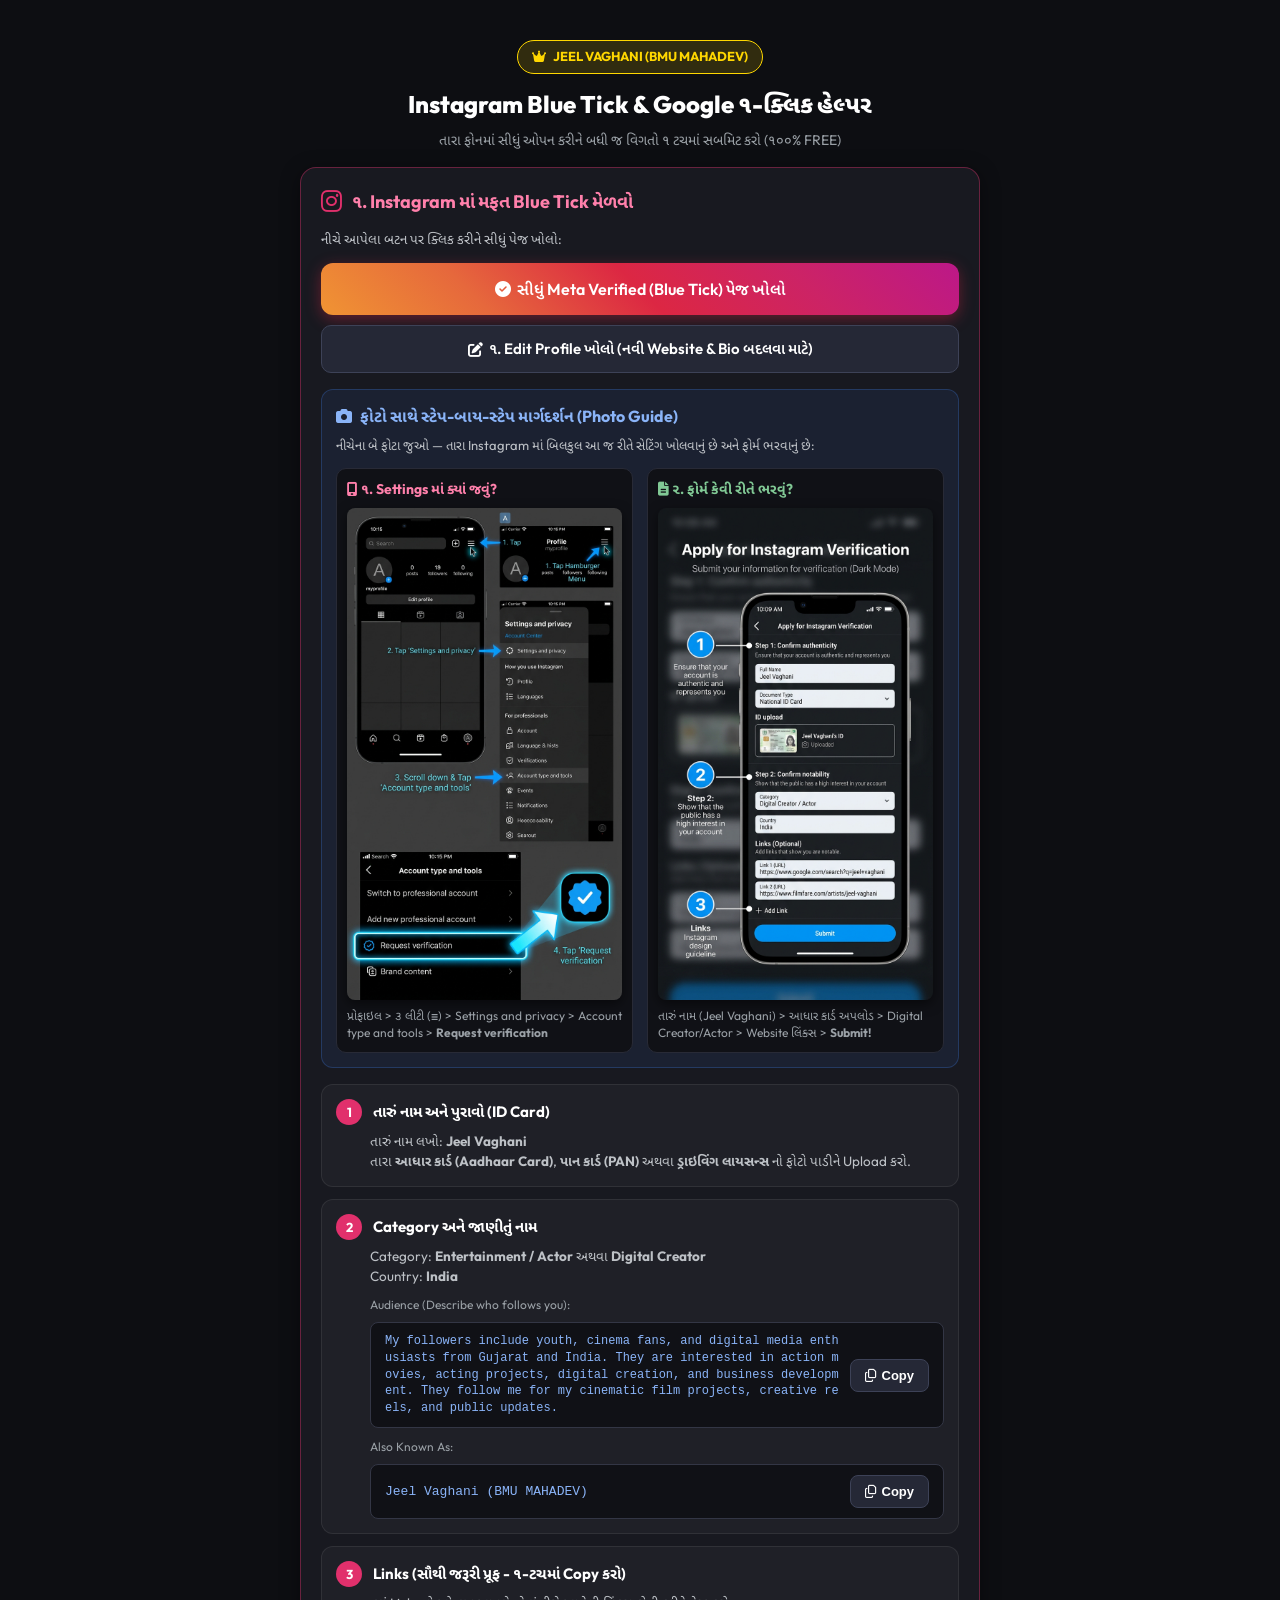
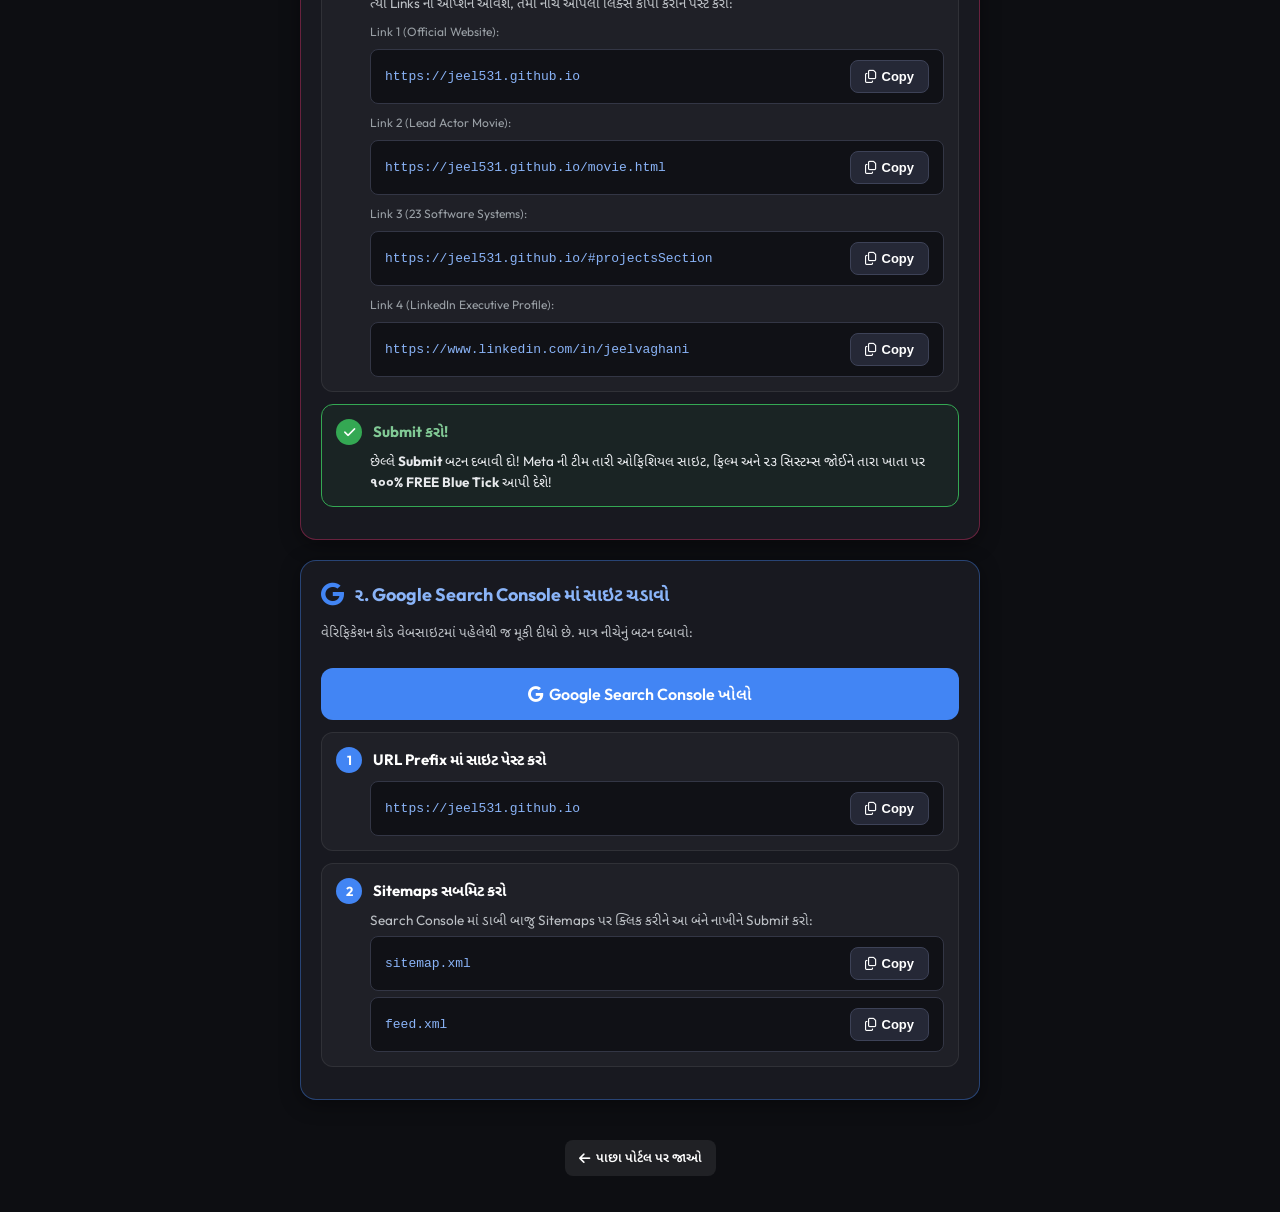
<file: verify.html>
<!DOCTYPE html>
<html lang="gu">
<head>
  <meta charset="UTF-8">
  <meta name="viewport" content="width=device-width, initial-scale=1.0">
  <title>Jeel Vaghani - Free Instagram Blue Tick & Google Helper</title>
  <link rel="preconnect" href="https://fonts.googleapis.com">
  <link rel="preconnect" href="https://fonts.gstatic.com" crossorigin>
  <link href="https://fonts.googleapis.com/css2?family=Outfit:wght@300;400;600;700;800&family=Noto+Sans+Gujarati:wght@400;600;700;800&display=swap" rel="stylesheet">
  <link rel="stylesheet" href="https://cdnjs.cloudflare.com/ajax/libs/font-awesome/6.5.1/css/all.min.css">
  <style>
    :root {
      --bg: #0d0e12;
      --card: #181920;
      --border: #282a36;
      --insta: linear-gradient(45deg, #f09433, #e6683c, #dc2743, #cc2366, #bc1888);
      --google: #4285f4;
      --green: #34a853;
      --gold: #ffd700;
    }
    * { box-sizing: border-box; margin: 0; padding: 0; }
    body {
      background-color: var(--bg);
      color: #fff;
      font-family: 'Outfit', 'Noto Sans Gujarati', sans-serif;
      padding: 16px;
      line-height: 1.5;
    }
    .container {
      max-width: 680px;
      margin: 0 auto;
    }
    .header {
      text-align: center;
      padding: 24px 0 16px 0;
    }
    .badge {
      display: inline-flex;
      align-items: center;
      gap: 6px;
      background: rgba(255, 215, 0, 0.15);
      border: 1px solid var(--gold);
      color: var(--gold);
      padding: 6px 14px;
      border-radius: 20px;
      font-size: 13px;
      font-weight: 700;
      margin-bottom: 12px;
    }
    h1 {
      font-size: 24px;
      font-weight: 800;
      margin-bottom: 8px;
    }
    p.sub {
      color: #9aa0a6;
      font-size: 14px;
    }
    .card {
      background: var(--card);
      border: 1px solid var(--border);
      border-radius: 16px;
      padding: 20px;
      margin-bottom: 20px;
      box-shadow: 0 4px 20px rgba(0,0,0,0.4);
    }
    .card-title {
      font-size: 18px;
      font-weight: 700;
      display: flex;
      align-items: center;
      gap: 10px;
      margin-bottom: 14px;
    }
    .step-box {
      background: rgba(255,255,255,0.03);
      border: 1px solid rgba(255,255,255,0.08);
      border-radius: 12px;
      padding: 14px;
      margin-bottom: 12px;
    }
    .step-num {
      display: inline-block;
      width: 26px;
      height: 26px;
      border-radius: 50%;
      background: var(--google);
      color: #fff;
      text-align: center;
      line-height: 26px;
      font-weight: 700;
      font-size: 13px;
      margin-right: 8px;
    }
    .step-title {
      font-weight: 700;
      font-size: 15px;
      display: inline-flex;
      align-items: center;
    }
    .step-desc {
      font-size: 13.5px;
      color: #bdc1c6;
      margin-top: 6px;
      margin-left: 34px;
    }
    .copy-item {
      display: flex;
      justify-content: space-between;
      align-items: center;
      background: #101116;
      border: 1px solid #333645;
      padding: 10px 14px;
      border-radius: 8px;
      margin-top: 8px;
      gap: 10px;
    }
    .copy-text {
      font-size: 13px;
      color: #8ab4f8;
      word-break: break-all;
      font-family: monospace;
    }
    .copy-label {
      font-size: 12px;
      color: #9aa0a6;
      display: block;
      margin-bottom: 2px;
    }
    .btn {
      padding: 8px 14px;
      border-radius: 8px;
      font-size: 13px;
      font-weight: 600;
      cursor: pointer;
      border: none;
      display: inline-flex;
      align-items: center;
      gap: 6px;
      transition: all 0.2s;
      text-decoration: none;
      white-space: nowrap;
    }
    .btn-insta {
      background: var(--insta);
      color: #fff;
      width: 100%;
      justify-content: center;
      padding: 14px;
      font-size: 16px;
      border-radius: 12px;
      box-shadow: 0 4px 15px rgba(220, 39, 67, 0.4);
      margin: 12px 0;
    }
    .btn-google {
      background: #4285f4;
      color: #fff;
      width: 100%;
      justify-content: center;
      padding: 14px;
      font-size: 16px;
      border-radius: 12px;
      margin: 12px 0;
    }
    .btn-copy {
      background: #252836;
      color: #fff;
      border: 1px solid #3d4257;
    }
    .btn-copy:hover {
      background: #34a853;
      border-color: #34a853;
    }
    .btn-copy.copied {
      background: #34a853;
      color: #fff;
    }
    .toast {
      position: fixed;
      bottom: 20px;
      left: 50%;
      transform: translateX(-50%);
      background: #34a853;
      color: #fff;
      padding: 10px 20px;
      border-radius: 30px;
      font-size: 14px;
      font-weight: 600;
      display: none;
      box-shadow: 0 4px 15px rgba(0,0,0,0.5);
      z-index: 1000;
    }
  </style>
</head>
<body>

  <div class="container">
    <div class="header">
      <div class="badge"><i class="fa-solid fa-crown"></i> JEEL VAGHANI (BMU MAHADEV)</div>
      <h1>Instagram Blue Tick &amp; Google ૧-ક્લિક હેલ્પર</h1>
      <p class="sub">તારા ફોનમાં સીધું ઓપન કરીને બધી જ વિગતો ૧ ટચમાં સબમિટ કરો (૧૦૦% FREE)</p>
    </div>

    <!-- SECTION 1: INSTAGRAM FREE BLUE TICK -->
    <div class="card" style="border-color: rgba(225, 48, 108, 0.4);">
      <div class="card-title" style="color: #ff80ab;">
        <i class="fa-brands fa-instagram" style="font-size: 24px; color: #e1306c;"></i>
        <span>૧. Instagram માં મફત Blue Tick મેળવો</span>
      </div>

      <p style="font-size: 13.5px; color: #bdc1c6; margin-bottom: 14px;">
        નીચે આપેલા બટન પર ક્લિક કરીને સીધું પેજ ખોલો:
      </p>

      <div style="display: flex; flex-direction: column; gap: 10px; margin: 14px 0;">
        <a href="https://accountscenter.instagram.com/meta_verified/" target="_blank" class="btn btn-insta" style="margin: 0; font-size: 16px;">
          <i class="fa-solid fa-circle-check"></i> સીધું Meta Verified (Blue Tick) પેજ ખોલો
        </a>
        <a href="https://www.instagram.com/accounts/edit/" target="_blank" class="btn" style="margin: 0; font-size: 15px; background: #252836; color: #fff; border: 1px solid #3d4257; justify-content: center; padding: 12px; border-radius: 10px;">
          <i class="fa-solid fa-pen-to-square"></i> ૧. Edit Profile ખોલો (નવી Website &amp; Bio બદલવા માટે)
        </a>
      </div>

      <!-- PHOTO VISUAL GUIDE -->
      <div style="background: rgba(66, 133, 244, 0.08); border: 1px solid rgba(66, 133, 244, 0.25); border-radius: 12px; padding: 14px; margin: 16px 0;">
        <h3 style="font-size: 16px; color: #8ab4f8; margin-bottom: 8px; display: flex; align-items: center; gap: 8px;">
          <i class="fa-solid fa-camera"></i> ફોટો સાથે સ્ટેપ-બાય-સ્ટેપ માર્ગદર્શન (Photo Guide)
        </h3>
        <p style="font-size: 13px; color: #bdc1c6; margin-bottom: 12px;">
          નીચેના બે ફોટા જુઓ — તારા Instagram માં બિલકુલ આ જ રીતે સેટિંગ ખોલવાનું છે અને ફોર્મ ભરવાનું છે:
        </p>
        <div style="display: grid; grid-template-columns: repeat(auto-fit, minmax(260px, 1fr)); gap: 14px;">
          <div style="background: #101116; border: 1px solid #282a36; border-radius: 10px; overflow: hidden; padding: 10px;">
            <div style="font-weight: 700; font-size: 14px; color: #ff80ab; margin-bottom: 8px;">
              <i class="fa-solid fa-mobile-screen"></i> ૧. Settings માં ક્યાં જવું?
            </div>
            <img src="assets/insta_guide_step1.jpg" alt="Instagram Settings Steps" style="width: 100%; border-radius: 8px; display: block; box-shadow: 0 4px 12px rgba(0,0,0,0.5);">
            <p style="font-size: 12px; color: #9aa0a6; margin-top: 8px; line-height: 1.4;">
              પ્રોફાઇલ &gt; ૩ લીટી (☰) &gt; Settings and privacy &gt; Account type and tools &gt; <strong>Request verification</strong>
            </p>
          </div>
          <div style="background: #101116; border: 1px solid #282a36; border-radius: 10px; overflow: hidden; padding: 10px;">
            <div style="font-weight: 700; font-size: 14px; color: #81c995; margin-bottom: 8px;">
              <i class="fa-solid fa-file-lines"></i> ૨. ફોર્મ કેવી રીતે ભરવું?
            </div>
            <img src="assets/insta_guide_step2.jpg" alt="Instagram Verification Form" style="width: 100%; border-radius: 8px; display: block; box-shadow: 0 4px 12px rgba(0,0,0,0.5);">
            <p style="font-size: 12px; color: #9aa0a6; margin-top: 8px; line-height: 1.4;">
              તારું નામ (Jeel Vaghani) &gt; આધાર કાર્ડ અપલોડ &gt; Digital Creator/Actor &gt; Website લિંક્સ &gt; <strong>Submit!</strong>
            </p>
          </div>
        </div>
      </div>

      <!-- Step 1 -->
      <div class="step-box">
        <span class="step-num" style="background: #e1306c;">1</span>
        <span class="step-title">તારું નામ અને પુરાવો (ID Card)</span>
        <div class="step-desc">
          તારું નામ લખો: <strong>Jeel Vaghani</strong><br>
          તારા <strong>આધાર કાર્ડ (Aadhaar Card)</strong>, <strong>પાન કાર્ડ (PAN)</strong> અથવા <strong>ડ્રાઇવિંગ લાયસન્સ</strong> નો ફોટો પાડીને Upload કરો.
        </div>
      </div>

      <!-- Step 2 -->
      <div class="step-box">
        <span class="step-num" style="background: #e1306c;">2</span>
        <span class="step-title">Category અને જાણીતું નામ</span>
        <div class="step-desc">
          Category: <strong>Entertainment / Actor</strong> અથવા <strong>Digital Creator</strong><br>
          Country: <strong>India</strong><br>
          <div style="margin-top: 10px;">
            <span class="copy-label">Audience (Describe who follows you):</span>
            <div class="copy-item">
              <span class="copy-text" id="textAudience" style="font-size: 12px; line-height: 1.4;">My followers include youth, cinema fans, and digital media enthusiasts from Gujarat and India. They are interested in action movies, acting projects, digital creation, and business development. They follow me for my cinematic film projects, creative reels, and public updates.</span>
              <button class="btn btn-copy" onclick="copyContent('textAudience', this)"><i class="fa-regular fa-copy"></i> Copy</button>
            </div>
          </div>
          <div style="margin-top: 10px;">
            <span class="copy-label">Also Known As:</span>
            <div class="copy-item">
              <span class="copy-text" id="textKnown">Jeel Vaghani (BMU MAHADEV)</span>
              <button class="btn btn-copy" onclick="copyContent('textKnown', this)"><i class="fa-regular fa-copy"></i> Copy</button>
            </div>
          </div>
        </div>
      </div>

      <!-- Step 3 -->
      <div class="step-box">
        <span class="step-num" style="background: #e1306c;">3</span>
        <span class="step-title">Links (સૌથી જરૂરી પ્રૂફ - ૧-ટચમાં Copy કરો)</span>
        <div class="step-desc">
          ત્યાં Links નો ઓપ્શન આવશે, તેમાં નીચે આપેલી લિંક્સ કોપી કરીને પેસ્ટ કરો:

          <!-- Link 1 -->
          <div style="margin-top: 10px;">
            <span class="copy-label">Link 1 (Official Website):</span>
            <div class="copy-item">
              <span class="copy-text" id="link1">https://jeel531.github.io</span>
              <button class="btn btn-copy" onclick="copyContent('link1', this)"><i class="fa-regular fa-copy"></i> Copy</button>
            </div>
          </div>

          <!-- Link 2 -->
          <div style="margin-top: 10px;">
            <span class="copy-label">Link 2 (Lead Actor Movie):</span>
            <div class="copy-item">
              <span class="copy-text" id="link2">https://jeel531.github.io/movie.html</span>
              <button class="btn btn-copy" onclick="copyContent('link2', this)"><i class="fa-regular fa-copy"></i> Copy</button>
            </div>
          </div>

          <!-- Link 3 -->
          <div style="margin-top: 10px;">
            <span class="copy-label">Link 3 (23 Software Systems):</span>
            <div class="copy-item">
              <span class="copy-text" id="link3">https://jeel531.github.io/#projectsSection</span>
              <button class="btn btn-copy" onclick="copyContent('link3', this)"><i class="fa-regular fa-copy"></i> Copy</button>
            </div>
          </div>

          <!-- Link 4 -->
          <div style="margin-top: 10px;">
            <span class="copy-label">Link 4 (LinkedIn Executive Profile):</span>
            <div class="copy-item">
              <span class="copy-text" id="link4">https://www.linkedin.com/in/jeelvaghani</span>
              <button class="btn btn-copy" onclick="copyContent('link4', this)"><i class="fa-regular fa-copy"></i> Copy</button>
            </div>
          </div>
        </div>
      </div>

      <!-- Step 4 -->
      <div class="step-box" style="border-color: #34a853; background: rgba(52, 168, 83, 0.08);">
        <span class="step-num" style="background: #34a853;"><i class="fa-solid fa-check"></i></span>
        <span class="step-title" style="color: #81c995;">Submit કરો!</span>
        <div class="step-desc" style="color: #e8eaed;">
          છેલ્લે <strong>Submit</strong> બટન દબાવી દો! Meta ની ટીમ તારી ઓફિશિયલ સાઇટ, ફિલ્મ અને ૨૩ સિસ્ટમ્સ જોઈને તારા ખાતા પર <strong>૧૦૦% FREE Blue Tick</strong> આપી દેશે!
        </div>
      </div>
    </div>

    <!-- SECTION 2: GOOGLE SEARCH CONSOLE -->
    <div class="card" style="border-color: rgba(66, 133, 244, 0.4);">
      <div class="card-title" style="color: #8ab4f8;">
        <i class="fa-brands fa-google" style="font-size: 24px; color: #4285f4;"></i>
        <span>૨. Google Search Console માં સાઇટ ચડાવો</span>
      </div>

      <p style="font-size: 13.5px; color: #bdc1c6; margin-bottom: 14px;">
        વેરિફિકેશન કોડ વેબસાઇટમાં પહેલેથી જ મૂકી દીધો છે. માત્ર નીચેનું બટન દબાવો:
      </p>

      <a href="https://search.google.com/search-console/welcome" target="_blank" class="btn btn-google">
        <i class="fa-brands fa-google"></i> Google Search Console ખોલો
      </a>

      <div class="step-box">
        <span class="step-num">1</span>
        <span class="step-title">URL Prefix માં સાઇટ પેસ્ટ કરો</span>
        <div class="step-desc">
          <div class="copy-item">
            <span class="copy-text" id="siteUrl">https://jeel531.github.io</span>
            <button class="btn btn-copy" onclick="copyContent('siteUrl', this)"><i class="fa-regular fa-copy"></i> Copy</button>
          </div>
        </div>
      </div>

      <div class="step-box">
        <span class="step-num">2</span>
        <span class="step-title">Sitemaps સબમિટ કરો</span>
        <div class="step-desc">
          Search Console માં ડાબી બાજુ Sitemaps પર ક્લિક કરીને આ બંને નાખીને Submit કરો:
          <div class="copy-item" style="margin-top: 6px;">
            <span class="copy-text" id="sitemap1">sitemap.xml</span>
            <button class="btn btn-copy" onclick="copyContent('sitemap1', this)"><i class="fa-regular fa-copy"></i> Copy</button>
          </div>
          <div class="copy-item" style="margin-top: 6px;">
            <span class="copy-text" id="sitemap2">feed.xml</span>
            <button class="btn btn-copy" onclick="copyContent('sitemap2', this)"><i class="fa-regular fa-copy"></i> Copy</button>
          </div>
        </div>
      </div>
    </div>

    <div style="text-align: center; padding: 20px 0;">
      <a href="index.html" class="btn" style="background: rgba(255,255,255,0.08); color: #fff;">
        <i class="fa-solid fa-arrow-left"></i> પાછા પોર્ટલ પર જાઓ
      </a>
    </div>
  </div>

  <div class="toast" id="toast">✅ Copied to Clipboard!</div>

  <script>
    function copyContent(elementId, btn) {
      const text = document.getElementById(elementId).innerText.trim();
      navigator.clipboard.writeText(text).then(() => {
        const toast = document.getElementById('toast');
        toast.style.display = 'block';
        toast.innerText = '✅ Copied: ' + text;
        setTimeout(() => { toast.style.display = 'none'; }, 2500);

        const oldHtml = btn.innerHTML;
        btn.innerHTML = '<i class="fa-solid fa-check"></i> Copied';
        btn.classList.add('copied');
        setTimeout(() => {
          btn.innerHTML = oldHtml;
          btn.classList.remove('copied');
        }, 2000);
      });
    }
  </script>
</body>
</html>
</file>
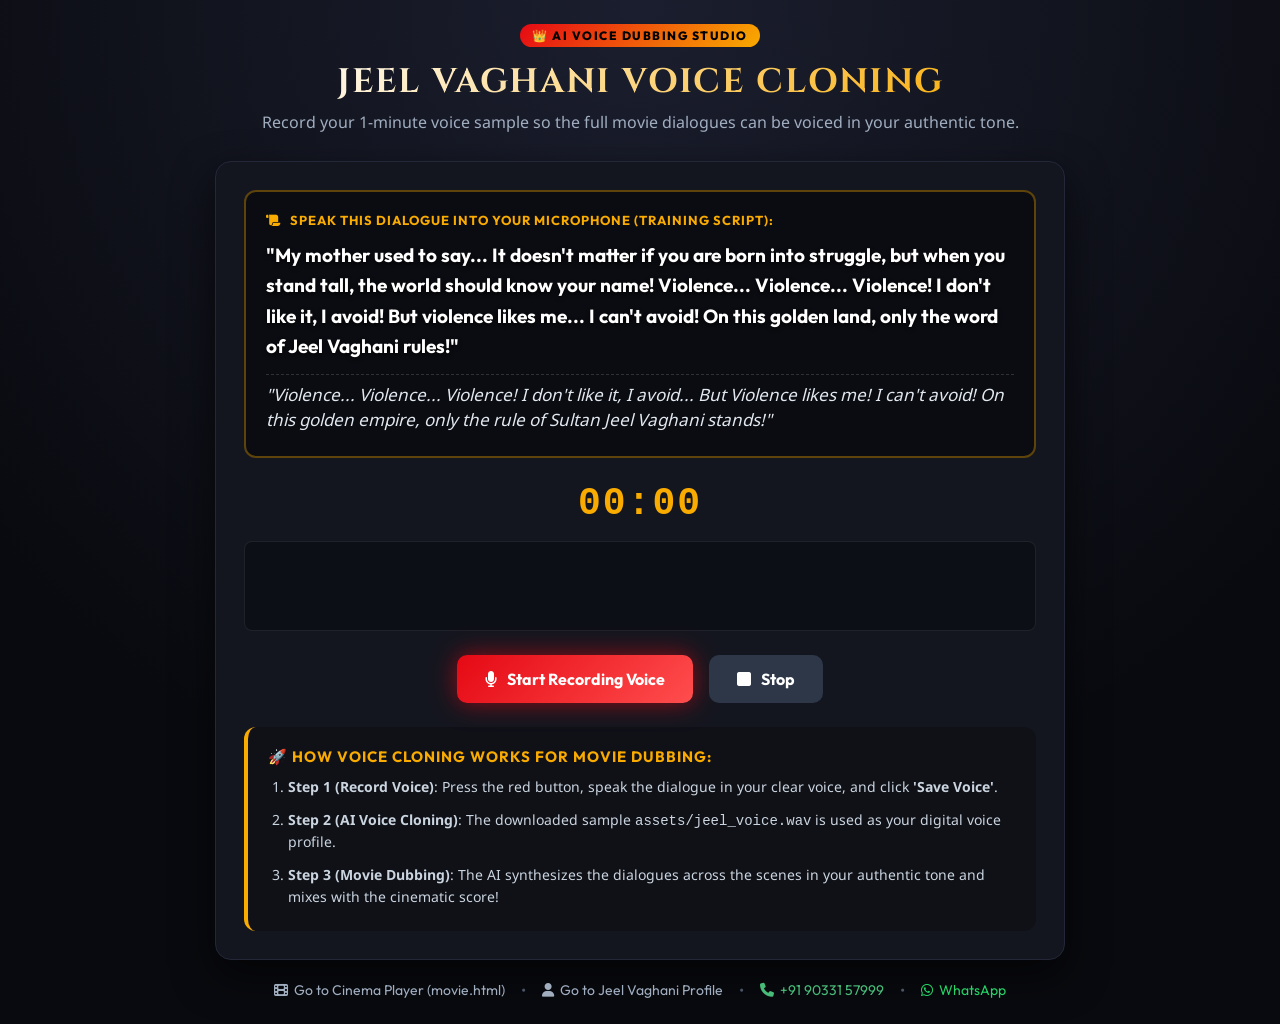
<file: voice_studio.html>
<!DOCTYPE html>
<html lang="en">
<head>
  <meta charset="UTF-8">
  <meta name="viewport" content="width=device-width, initial-scale=1.0">
  <title>JEEL VAGHANI: AI VOICE CLONING STUDIO 🎙️ | Official Software</title>
  
  <meta name="description" content="Official AI Neural Voice Cloning Studio engineered by Jeel Vaghani (BMU MAHADEV). High-fidelity voice synthesis and dubbing engine.">
  <meta name="keywords" content="Jeel Vaghani, Jeel Vaghani (BMU MAHADEV), BMU MAHADEV, Jeel Vaghani AI Voice, Jeel Vaghani Software">
  <meta name="author" content="Jeel Vaghani">
  <link rel="canonical" href="https://jeel531.github.io/voice_studio.html">
  
  <script type="application/ld+json">
  {
    "@context": "https://schema.org",
    "@type": "SoftwareApplication",
    "name": "AI Neural Voice Studio",
    "applicationCategory": "MultimediaApplication",
    "operatingSystem": "Web Application",
    "author": {
      "@type": "Person",
      "name": "Jeel Vaghani",
      "url": "https://jeel531.github.io"
    }
  }
  </script>
  
  <!-- Fonts -->
  <link rel="preconnect" href="https://fonts.googleapis.com">
  <link rel="preconnect" href="https://fonts.gstatic.com" crossorigin>
  <link href="https://fonts.googleapis.com/css2?family=Cinzel:wght@600;700;900&family=Outfit:wght@300;400;600;700;800&family=Noto+Sans+Gujarati:wght@400;600;700&display=swap" rel="stylesheet">
  
  <!-- FontAwesome -->
  <link rel="stylesheet" href="https://cdnjs.cloudflare.com/ajax/libs/font-awesome/6.5.1/css/all.min.css">

  <style>
    :root {
      --gold: #f9ab00;
      --red: #e50914;
      --bg: #090a0f;
      --surface: #14161f;
      --border: #232738;
      --font-title: 'Cinzel', serif;
      --font-body: 'Outfit', sans-serif;
      --font-gu: 'Noto Sans Gujarati', sans-serif;
    }

    * {
      box-sizing: border-box;
      margin: 0;
      padding: 0;
    }

    body {
      background: radial-gradient(circle at top center, #1b1e2e 0%, var(--bg) 70%);
      color: #fff;
      font-family: var(--font-body);
      min-height: 100vh;
      display: flex;
      flex-direction: column;
      align-items: center;
      padding: 24px 16px;
    }

    .header-box {
      text-align: center;
      max-width: 850px;
      margin-bottom: 24px;
    }

    .badge-top {
      display: inline-block;
      background: linear-gradient(135deg, var(--red), var(--gold));
      color: #000;
      font-weight: 800;
      font-size: 12px;
      letter-spacing: 1.5px;
      padding: 4px 12px;
      border-radius: 20px;
      text-transform: uppercase;
      margin-bottom: 12px;
    }

    h1 {
      font-family: var(--font-title);
      font-size: 34px;
      letter-spacing: 2px;
      background: linear-gradient(135deg, #fff, var(--gold));
      -webkit-background-clip: text;
      -webkit-text-fill-color: transparent;
      margin-bottom: 8px;
    }

    .sub-desc {
      font-size: 16px;
      color: #a0aec0;
      font-family: var(--font-gu);
      line-height: 1.5;
    }

    .studio-container {
      width: 100%;
      max-width: 850px;
      background: var(--surface);
      border: 1px solid var(--border);
      border-radius: 16px;
      padding: 28px;
      box-shadow: 0 16px 40px rgba(0, 0, 0, 0.6);
      display: flex;
      flex-direction: column;
      gap: 24px;
    }

    /* Script Prompter Box */
    .prompter-box {
      background: rgba(0, 0, 0, 0.45);
      border: 2px solid rgba(249, 171, 0, 0.35);
      border-radius: 12px;
      padding: 20px;
      position: relative;
    }

    .prompter-title {
      font-size: 13px;
      font-weight: 700;
      color: var(--gold);
      text-transform: uppercase;
      letter-spacing: 1px;
      margin-bottom: 12px;
      display: flex;
      align-items: center;
      gap: 8px;
    }

    .dialogue-text-gu {
      font-family: var(--font-gu);
      font-size: 22px;
      font-weight: 700;
      color: #fff;
      line-height: 1.6;
      margin-bottom: 12px;
      text-shadow: 0 2px 4px rgba(0, 0, 0, 0.8);
    }

    .dialogue-text-hi {
      font-family: var(--font-gu);
      font-size: 17px;
      color: #e2e8f0;
      font-style: italic;
      line-height: 1.5;
      border-top: 1px dashed rgba(255, 255, 255, 0.15);
      padding-top: 10px;
    }

    /* Visualizer & Timer */
    .recorder-hud {
      display: flex;
      flex-direction: column;
      align-items: center;
      gap: 16px;
    }

    .timer-display {
      font-family: monospace;
      font-size: 38px;
      font-weight: 700;
      color: var(--gold);
      letter-spacing: 2px;
    }

    canvas#audioVisualizer {
      width: 100%;
      height: 90px;
      background: #0d0f17;
      border-radius: 8px;
      border: 1px solid rgba(255, 255, 255, 0.08);
    }

    /* Control Buttons */
    .btn-row {
      display: flex;
      gap: 16px;
      justify-content: center;
      flex-wrap: wrap;
    }

    .studio-btn {
      padding: 14px 28px;
      border-radius: 10px;
      font-size: 16px;
      font-weight: 700;
      cursor: pointer;
      display: inline-flex;
      align-items: center;
      gap: 10px;
      border: none;
      transition: all 0.25s ease;
      font-family: var(--font-body);
    }

    .btn-record {
      background: linear-gradient(135deg, #e50914, #ff4d4d);
      color: #fff;
      box-shadow: 0 0 25px rgba(229, 9, 20, 0.6);
    }

    .btn-record:hover {
      transform: scale(1.05);
      box-shadow: 0 0 35px rgba(229, 9, 20, 0.9);
    }

    .btn-record.recording {
      animation: pulseRecord 1s infinite alternate;
      background: #e50914;
    }

    @keyframes pulseRecord {
      0% { box-shadow: 0 0 15px rgba(229, 9, 20, 0.5); }
      100% { box-shadow: 0 0 40px rgba(229, 9, 20, 1); }
    }

    .btn-stop {
      background: #2d3748;
      color: #fff;
    }

    .btn-stop:hover {
      background: #4a5568;
    }

    .btn-save {
      background: linear-gradient(135deg, #f9ab00, #ffc738);
      color: #000;
      box-shadow: 0 0 20px rgba(249, 171, 0, 0.4);
    }

    .btn-save:hover {
      transform: scale(1.05);
      box-shadow: 0 0 35px rgba(249, 171, 0, 0.8);
    }

    /* Player Box for preview */
    .preview-box {
      display: none;
      background: rgba(0, 0, 0, 0.35);
      padding: 16px;
      border-radius: 10px;
      border: 1px solid rgba(255, 255, 255, 0.1);
      align-items: center;
      gap: 16px;
      justify-content: center;
      flex-wrap: wrap;
    }

    .preview-box.active {
      display: flex;
    }

    audio {
      width: 100%;
      max-width: 450px;
      accent-color: var(--gold);
    }

    /* Steps Section */
    .steps-section {
      background: rgba(0, 0, 0, 0.25);
      border-radius: 12px;
      padding: 20px;
      border-left: 4px solid var(--gold);
    }

    .steps-title {
      font-size: 15px;
      font-weight: 700;
      color: var(--gold);
      margin-bottom: 12px;
      text-transform: uppercase;
      letter-spacing: 1px;
    }

    .steps-list {
      display: flex;
      flex-direction: column;
      gap: 10px;
      font-size: 14px;
      color: #cbd5e0;
      font-family: var(--font-gu);
      line-height: 1.6;
    }

    .steps-list li {
      margin-left: 20px;
    }

    .back-nav {
      margin-top: 20px;
      display: flex;
      gap: 16px;
    }

    .back-btn {
      color: #a0aec0;
      text-decoration: none;
      font-size: 14px;
      display: flex;
      align-items: center;
      gap: 6px;
      transition: color 0.2s;
    }

    .back-btn:hover {
      color: var(--gold);
    }
  </style>
</head>
<body>

  <div class="header-box">
    <div class="badge-top">👑 AI VOICE DUBBING STUDIO</div>
    <h1>JEEL VAGHANI VOICE CLONING</h1>
    <p class="sub-desc">Record your 1-minute voice sample so the full movie dialogues can be voiced in your authentic tone.</p>
  </div>

  <div class="studio-container">
    
    <!-- Prompter / Dialogue Card -->
    <div class="prompter-box">
      <div class="prompter-title">
        <i class="fa-solid fa-scroll"></i>
        <span>Speak this dialogue into your microphone (TRAINING SCRIPT):</span>
      </div>
      <div class="dialogue-text-gu" style="font-family: inherit; font-size: 19px; line-height: 1.6;">
        "My mother used to say... It doesn't matter if you are born into struggle, but when you stand tall, the world should know your name! Violence... Violence... Violence! I don't like it, I avoid! But violence likes me... I can't avoid! On this golden land, only the word of Jeel Vaghani rules!"
      </div>
      <div class="dialogue-text-hi">
        "Violence... Violence... Violence! I don't like it, I avoid... But Violence likes me! I can't avoid! On this golden empire, only the rule of Sultan Jeel Vaghani stands!"
      </div>
    </div>

    <!-- Recorder HUD -->
    <div class="recorder-hud">
      <div class="timer-display" id="timerDisplay">00:00</div>
      <canvas id="audioVisualizer"></canvas>
    </div>

    <!-- Buttons -->
    <div class="btn-row">
      <button class="studio-btn btn-record" id="recordBtn" onclick="toggleRecording()">
        <i class="fa-solid fa-microphone" id="recIcon"></i>
        <span id="recText">Start Recording Voice</span>
      </button>

      <button class="studio-btn btn-stop" id="stopBtn" onclick="stopRecording()" disabled>
        <i class="fa-solid fa-square"></i>
        <span>Stop</span>
      </button>

      <button class="studio-btn btn-save" id="saveBtn" onclick="saveAudioFile()" style="display: none;">
        <i class="fa-solid fa-cloud-arrow-down"></i>
        <span>Save Voice (Download jeel_voice.wav)</span>
      </button>
    </div>

    <!-- Audio Preview Player -->
    <div class="preview-box" id="previewBox">
      <span style="font-size: 14px; font-weight: 600; color: var(--gold);">Listen to Recorded Voice Preview:</span>
      <audio id="audioPreview" controls></audio>
    </div>

    <!-- Workflow Steps -->
    <div class="steps-section">
      <div class="steps-title">🚀 How Voice Cloning Works for Movie Dubbing:</div>
      <ol class="steps-list">
        <li><strong>Step 1 (Record Voice)</strong>: Press the red button, speak the dialogue in your clear voice, and click <strong>'Save Voice'</strong>.</li>
        <li><strong>Step 2 (AI Voice Cloning)</strong>: The downloaded sample <code>assets/jeel_voice.wav</code> is used as your digital voice profile.</li>
        <li><strong>Step 3 (Movie Dubbing)</strong>: The AI synthesizes the dialogues across the scenes in your authentic tone and mixes with the cinematic score!</li>
      </ol>
    </div>

  </div>

  <div class="back-nav">
    <a href="movie.html" class="back-btn">
      <i class="fa-solid fa-film"></i>
      <span>Go to Cinema Player (movie.html)</span>
    </a>
    <span style="color: #4a5568;">•</span>
    <a href="index.html" class="back-btn">
      <i class="fa-solid fa-user"></i>
      <span>Go to Jeel Vaghani Profile</span>
    </a>
    <span style="color: #4a5568;">•</span>
    <a href="tel:+919033157999" class="back-btn" style="color: #48bb78;">
      <i class="fa-solid fa-phone"></i>
      <span>+91 90331 57999</span>
    </a>
    <span style="color: #4a5568;">•</span>
    <a href="https://wa.me/919033157999" target="_blank" class="back-btn" style="color: #25d366;">
      <i class="fa-brands fa-whatsapp"></i>
      <span>WhatsApp</span>
    </a>
  </div>

  <script>
    let mediaRecorder = null;
    let audioChunks = [];
    let audioBlob = null;
    let audioUrl = null;
    let startTime = 0;
    let timerInterval = null;
    let isRecording = false;

    let audioContext = null;
    let analyser = null;
    let sourceNode = null;
    let animFrame = null;

    const canvas = document.getElementById('audioVisualizer');
    const canvasCtx = canvas.getContext('2d');

    function resizeCanvas() {
      canvas.width = canvas.parentElement.clientWidth;
      canvas.height = 90;
    }
    window.addEventListener('resize', resizeCanvas);
    resizeCanvas();

    function drawWave() {
      animFrame = requestAnimationFrame(drawWave);
      if (!analyser) return;

      const bufferLength = analyser.frequencyBinCount;
      const dataArray = new Uint8Array(bufferLength);
      analyser.getByteFrequencyData(dataArray);

      canvasCtx.fillStyle = '#0d0f17';
      canvasCtx.fillRect(0, 0, canvas.width, canvas.height);

      const barWidth = (canvas.width / bufferLength) * 2.5;
      let barHeight;
      let x = 0;

      for (let i = 0; i < bufferLength; i++) {
        barHeight = (dataArray[i] / 255) * canvas.height;

        const grad = canvasCtx.createLinearGradient(0, canvas.height, 0, 0);
        grad.addColorStop(0, '#e50914');
        grad.addColorStop(0.5, '#f9ab00');
        grad.addColorStop(1, '#ffffff');

        canvasCtx.fillStyle = grad;
        canvasCtx.fillRect(x, canvas.height - barHeight, barWidth, barHeight);

        x += barWidth + 1;
      }
    }

    async function toggleRecording() {
      if (isRecording) {
        stopRecording();
        return;
      }

      try {
        const stream = await navigator.mediaDevices.getUserMedia({ audio: true });
        audioContext = new (window.AudioContext || window.webkitAudioContext)();
        analyser = audioContext.createAnalyser();
        analyser.fftSize = 128;
        sourceNode = audioContext.createMediaStreamSource(stream);
        sourceNode.connect(analyser);

        audioChunks = [];
        mediaRecorder = new MediaRecorder(stream);
        mediaRecorder.ondataavailable = e => {
          if (e.data.size > 0) audioChunks.push(e.data);
        };

        mediaRecorder.onstop = () => {
          audioBlob = new Blob(audioChunks, { type: 'audio/wav' });
          audioUrl = URL.createObjectURL(audioBlob);
          const audioPreview = document.getElementById('audioPreview');
          audioPreview.src = audioUrl;
          document.getElementById('previewBox').classList.add('active');
          document.getElementById('saveBtn').style.display = 'inline-flex';
          
          if (animFrame) cancelAnimationFrame(animFrame);
          canvasCtx.fillStyle = '#0d0f17';
          canvasCtx.fillRect(0, 0, canvas.width, canvas.height);
          stream.getTracks().forEach(t => t.stop());
        };

        mediaRecorder.start();
        isRecording = true;

        document.getElementById('recordBtn').classList.add('recording');
        document.getElementById('recText').innerText = "Recording in progress... (Speak clearly)";
        document.getElementById('recIcon').className = "fa-solid fa-microphone-lines";
        document.getElementById('stopBtn').disabled = false;

        startTime = Date.now();
        timerInterval = setInterval(() => {
          const elapsedSec = Math.floor((Date.now() - startTime) / 1000);
          const mins = String(Math.floor(elapsedSec / 60)).padStart(2, '0');
          const secs = String(elapsedSec % 60).padStart(2, '0');
          document.getElementById('timerDisplay').innerText = `${mins}:${secs}`;
        }, 1000);

        drawWave();

      } catch (err) {
        alert("Microphone permission not granted or mic not connected: " + err.message);
      }
    }

    function stopRecording() {
      if (!isRecording) return;
      isRecording = false;
      clearInterval(timerInterval);
      if (mediaRecorder && mediaRecorder.state !== 'inactive') {
        mediaRecorder.stop();
      }

      document.getElementById('recordBtn').classList.remove('recording');
      document.getElementById('recText').innerText = "Re-Record Voice";
      document.getElementById('recIcon').className = "fa-solid fa-rotate-right";
      document.getElementById('stopBtn').disabled = true;
    }

    function saveAudioFile() {
      if (!audioBlob) return;
      const a = document.createElement('a');
      a.href = audioUrl;
      a.download = 'jeel_voice.wav';
      document.body.appendChild(a);
      a.click();
      document.body.removeChild(a);
      alert("✅ Your voice sample has been downloaded as 'jeel_voice.wav'!\nSave it to your project folder.");
    }
  </script>
</body>
</html>
</file>
